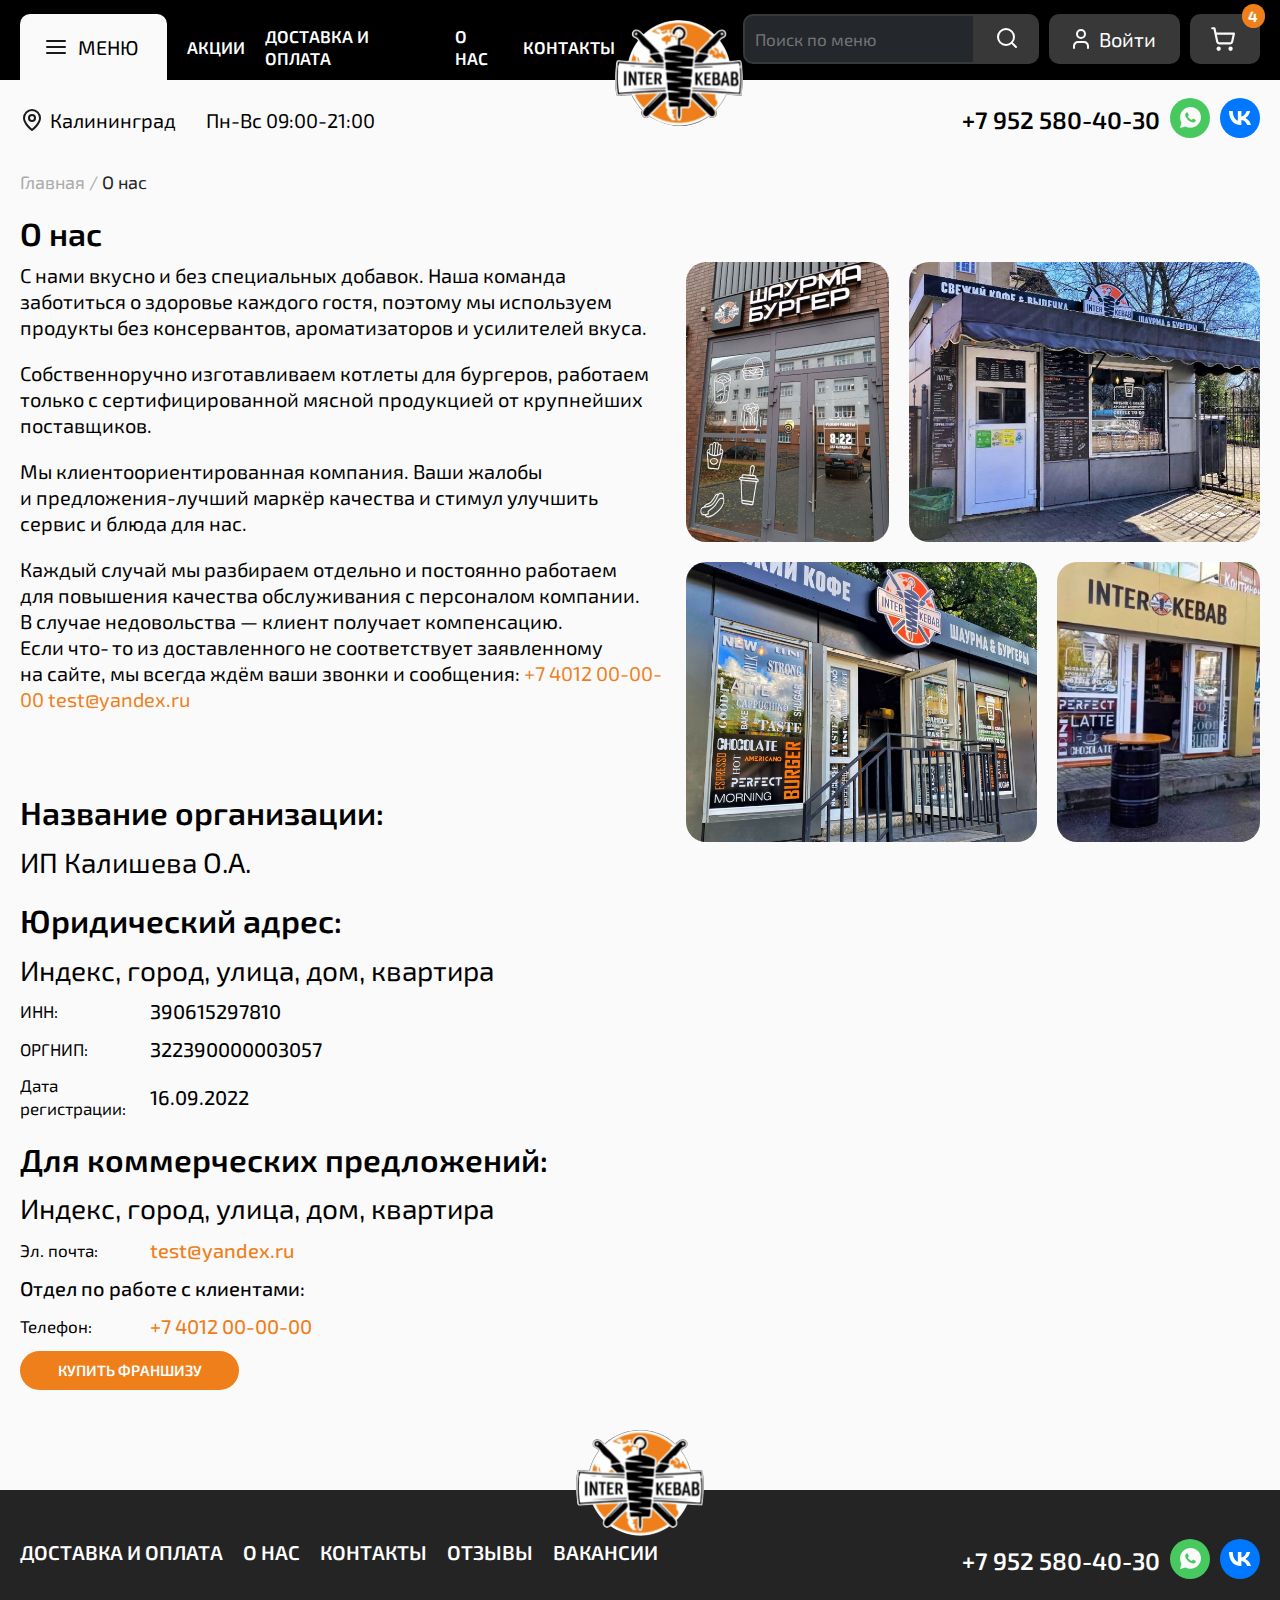
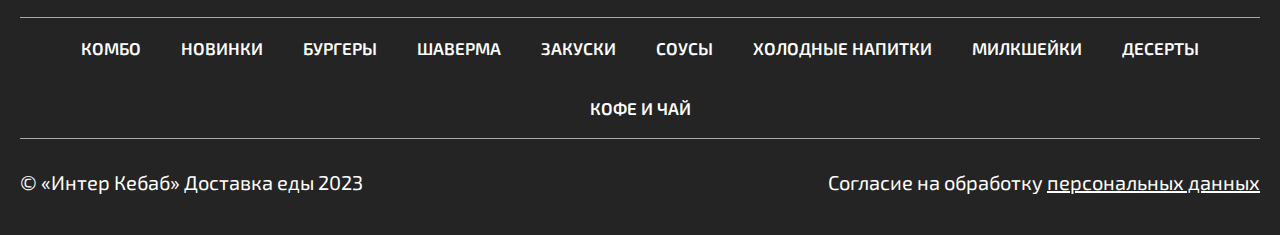
<file: about.html>
<!DOCTYPE html>
<html lang="en">
  <head>
    <meta charset="UTF-8" />
    <meta name="viewport" content="width=device-width, initial-scale=1.0" />

    <link rel="preconnect" href="https://fonts.googleapis.com" />
    <link rel="preconnect" href="https://fonts.gstatic.com" crossorigin />
    <link
      href="https://fonts.googleapis.com/css2?family=Exo+2:ital,wght@0,100;0,200;0,300;0,400;0,500;0,600;0,700;0,800;0,900;1,100;1,200;1,300;1,400;1,500;1,600;1,700;1,800;1,900&display=swap"
      rel="stylesheet"
    />

    <link
      rel="stylesheet"
      href="https://cdn.jsdelivr.net/npm/swiper@11/swiper-bundle.min.css"
    />
    <script src="https://cdnjs.cloudflare.com/ajax/libs/jquery/2.2.2/jquery.min.js"></script>

    <script src="https://cdn.jsdelivr.net/npm/swiper@11/swiper-bundle.min.js"></script>

    <link rel="stylesheet" href="css/main.css" />

    <title>О нас</title>
  </head>
  <body>
    <header class="header">
      <section class="modal-window" id="login_window">
        <div class="modal-window__background"></div>
        <div class="modal-window__content">
          <div class="modal-window__close" id="login_window__close">
            <svg
              xmlns="http://www.w3.org/2000/svg"
              width="40"
              height="40"
              viewBox="0 0 40 40"
              fill="none"
            >
              <path
                d="M11.75 11.7505L28.2492 28.2496"
                stroke="#AAAAAA"
                stroke-width="2"
                stroke-linecap="round"
                stroke-linejoin="round"
              />
              <path
                d="M11.75 28.2495L28.2492 11.7504"
                stroke="#AAAAAA"
                stroke-width="2"
                stroke-linecap="round"
                stroke-linejoin="round"
              />
            </svg>
          </div>
          <form action="" class="auth-form login">
            <h2>Добро пожаловать!</h2>

            <div class="c-input">
              <input type="email" class="c-input__field" />
              <div class="c-input__bar"></div>
              <label class="c-input__label">Е-Mail</label>
            </div>

            <div class="c-input">
              <input type="password" class="c-input__field" />
              <div class="c-input__bar"></div>
              <label class="c-input__label">Пароль</label>
            </div>

            <div class="auth-form__btns">
              <button type="submit" class="btn__login">Войти</button>
              <a class="btn__signup" id="link__signup">Регистрация</a>
              <a class="btn__forgot" id="link__recovery">Забыли пароль?</a>
            </div>
          </form>

          <form class="auth-form recovery">
            <h2>Восстановление пароля</h2>
            <div class="c-input">
              <input type="email" class="c-input__field" />
              <div class="c-input__bar"></div>
              <label class="c-input__label">Е-Mail</label>
            </div>
            <span>Мы отправим код доступа на вашу электронную почту</span>
            <div class="auth-form__btns login">
              <button class="btn__login" type="submit" id="btn__recovery">
                Восстановить пароль
              </button>
            </div>
          </form>

          <div class="recovery__success" id="recovery__success">
            <img src="img/check-circle.svg" alt="" />
            <span
              >Ваша ссылка для восстановления пароля отправлена на вашу
              почту</span
            >
          </div>

          <form class="auth-form signup">
            <h2>Регистрация</h2>
            <div class="c-input">
              <input type="name" class="c-input__field" />
              <div class="c-input__bar"></div>
              <label class="c-input__label">Представьтесь, пожалуйста</label>
            </div>
            <div class="c-input">
              <input type="email" class="c-input__field" />
              <div class="c-input__bar"></div>
              <label class="c-input__label">Е-Mail</label>
            </div>
            <div class="c-input">
              <input type="password" class="c-input__field" />
              <div class="c-input__bar"></div>
              <label class="c-input__label">Пароль</label>
            </div>

            <div class="auth-form__btns login">
              <button class="btn__login" id="btn__registration" type="submit">
                Регистрация
              </button>
            </div>
          </form>

          <div class="signup__success" id="signup__success">
            <img src="img/check-circle.svg" alt="" />
            <h3>Спасибо!</h3>
            <span>Вы успешно зарегистрированы </span>
            <a class="btn__login" id="back_to_login">Войти</a>
          </div>
        </div>
      </section>
      <section class="header__mobile" id="header_mobile">
        <ul class="header__mobile__links">
          <li class="header__mobile__close" id="header__mobile__close">
            <svg
              width="44"
              height="44"
              viewBox="0 0 44 44"
              fill="none"
              xmlns="http://www.w3.org/2000/svg"
            >
              <path
                fill-rule="evenodd"
                clip-rule="evenodd"
                d="M31.7313 12.2687C31.373 11.9104 30.7921 11.9104 30.4338 12.2687L22 20.7025L13.5662 12.2687C13.2079 11.9104 12.627 11.9104 12.2687 12.2687C11.9104 12.627 11.9104 13.2079 12.2687 13.5662L20.7025 22L12.2687 30.4338C11.9104 30.7921 11.9104 31.373 12.2687 31.7313C12.627 32.0896 13.2079 32.0896 13.5662 31.7313L22 23.2975L30.4338 31.7313C30.7921 32.0896 31.373 32.0896 31.7313 31.7313C32.0896 31.373 32.0896 30.7921 31.7313 30.4338L23.2975 22L31.7313 13.5662C32.0896 13.2079 32.0896 12.627 31.7313 12.2687Z"
                fill="black"
              ></path>
            </svg>
          </li>
          <li class="header__mobile__wrapper__link">
            <a href="https://i1kazma.github.io/Inter_Kebab/sales">Акции</a>
          </li>
          <li class="header__mobile__wrapper__link">
            <a href="https://i1kazma.github.io/Inter_Kebab/delivery"
              >Доставка и оплата</a
            >
          </li>
          <li class="header__mobile__wrapper__link">
            <a href="https://i1kazma.github.io/Inter_Kebab/about">О нас</a>
          </li>
          <li class="header__mobile__wrapper__link">
            <a href="https://i1kazma.github.io/Inter_Kebab/contacts"
              >Контакты</a
            >
          </li>
          <li class="header__mobile__social-links">
            <div class="whatsapp">
              <a href="#">
                <svg
                  xmlns="http://www.w3.org/2000/svg"
                  width="40"
                  height="40"
                  viewBox="0 0 40 40"
                  fill="none"
                >
                  <rect width="40" height="40" rx="20" fill="#48C95F" />
                  <path
                    d="M27.9268 12.0625C25.9512 10.0937 23.3171 9 20.5366 9C14.7561 9 10.0732 13.6667 10.0732 19.4271C10.0732 21.25 10.5854 23.0729 11.4634 24.6042L10 30L15.561 28.5417C17.0976 29.3438 18.7805 29.7812 20.5366 29.7812C26.3171 29.7812 31 25.1146 31 19.3542C30.9268 16.6563 29.9024 14.0312 27.9268 12.0625ZM25.5854 23.1458C25.3659 23.7292 24.3415 24.3125 23.8293 24.3854C23.3902 24.4583 22.8049 24.4583 22.2195 24.3125C21.8537 24.1667 21.3415 24.0208 20.7561 23.7292C18.122 22.6354 16.439 20.0104 16.2927 19.7917C16.1463 19.6458 15.1951 18.4062 15.1951 17.0937C15.1951 15.7812 15.8537 15.1979 16.0732 14.9062C16.2927 14.6146 16.5854 14.6146 16.8049 14.6146C16.9512 14.6146 17.1707 14.6146 17.3171 14.6146C17.4634 14.6146 17.6829 14.5417 17.9024 15.0521C18.122 15.5625 18.6341 16.875 18.7073 16.9479C18.7805 17.0938 18.7805 17.2396 18.7073 17.3854C18.6341 17.5312 18.561 17.6771 18.4146 17.8229C18.2683 17.9687 18.1219 18.1875 18.0488 18.2604C17.9024 18.4062 17.7561 18.5521 17.9024 18.7708C18.0488 19.0625 18.561 19.8646 19.3659 20.5937C20.3902 21.4687 21.1951 21.7604 21.4878 21.9063C21.7805 22.0521 21.9268 21.9792 22.0732 21.8333C22.2195 21.6875 22.7317 21.1042 22.878 20.8125C23.0244 20.5208 23.2439 20.5938 23.4634 20.6667C23.6829 20.7396 25 21.3958 25.2195 21.5417C25.5122 21.6875 25.6585 21.7604 25.7317 21.8333C25.8049 22.0521 25.8049 22.5625 25.5854 23.1458Z"
                    fill="#FAFAFA"
                  />
                </svg>
              </a>
            </div>
            <div class="vk">
              <a href="#">
                <svg
                  xmlns="http://www.w3.org/2000/svg"
                  width="40"
                  height="40"
                  viewBox="0 0 40 40"
                  fill="none"
                >
                  <rect width="40" height="40" rx="20" fill="#0077FF" />
                  <path
                    d="M20.9825 27C13.466 27 9.17864 21.7447 9 13H12.7651C12.8888 19.4184 15.6646 22.1371 17.8632 22.6977V13H21.4085V18.5355C23.5796 18.2973 25.8607 15.7748 26.6302 13H30.1755C29.8855 14.4391 29.3075 15.8017 28.4776 17.0025C27.6477 18.2033 26.5837 19.2166 25.3523 19.979C26.7269 20.6756 27.941 21.6615 28.9145 22.8717C29.888 24.082 30.5988 25.489 31 27H27.0974C26.7373 25.6876 26.0054 24.5128 24.9934 23.6228C23.9814 22.7328 22.7343 22.1673 21.4085 21.997V27H20.9825Z"
                    fill="white"
                  />
                </svg>
              </a>
            </div>
          </li>
        </ul>
      </section>
      <section class="header-top">
        <div class="max-width-wrapper">
          <div class="width-wrapper">
            <div class="header__top__layout">
              <ul class="header__layout__top__links">
                <li
                  class="header__layout__top__link hamburger"
                  id="header__mobile__hamburger"
                >
                  <a href="#">
                    <svg
                      xmlns="http://www.w3.org/2000/svg"
                      width="24"
                      height="24"
                      viewBox="0 0 24 24"
                      fill="none"
                    >
                      <path
                        d="M3 6H21"
                        stroke="white"
                        stroke-width="2"
                        stroke-linecap="round"
                        stroke-linejoin="round"
                      />
                      <path
                        d="M3 12H21"
                        stroke="white"
                        stroke-width="2"
                        stroke-linecap="round"
                        stroke-linejoin="round"
                      />
                      <path
                        d="M3 18H21"
                        stroke="white"
                        stroke-width="2"
                        stroke-linecap="round"
                        stroke-linejoin="round"
                      />
                    </svg>
                  </a>
                </li>
                <li class="header__layout__top__link menu">
                  <a
                    href="https://i1kazma.github.io/Inter_Kebab/catalog"
                    class="header__layout__top__link__wrapper"
                  >
                    <svg
                      class="menu__hamburger"
                      xmlns="http://www.w3.org/2000/svg"
                      width="24"
                      height="24"
                      viewBox="0 0 24 24"
                      fill="none"
                    >
                      <path
                        d="M3 6H21"
                        stroke="#1A1A1A"
                        stroke-width="2"
                        stroke-linecap="round"
                        stroke-linejoin="round"
                      />
                      <path
                        d="M3 12H21"
                        stroke="#1A1A1A"
                        stroke-width="2"
                        stroke-linecap="round"
                        stroke-linejoin="round"
                      />
                      <path
                        d="M3 18H21"
                        stroke="#1A1A1A"
                        stroke-width="2"
                        stroke-linecap="round"
                        stroke-linejoin="round"
                      />
                    </svg>
                    <span>Меню</span>
                  </a>
                </li>
                <li class="header__layout__top__link link">
                  <a
                    href="https://i1kazma.github.io/Inter_Kebab/sales"
                    class="header__layout__top__link__wrapper"
                    >Акции</a
                  >
                </li>
                <li class="header__layout__top__link link">
                  <a
                    href="https://i1kazma.github.io/Inter_Kebab/delivery"
                    class="header__layout__top__link__wrapper"
                    >Доставка и оплата</a
                  >
                </li>
                <li class="header__layout__top__link link">
                  <a
                    href="https://i1kazma.github.io/Inter_Kebab/about"
                    class="header__layout__top__link__wrapper"
                    >О нас</a
                  >
                </li>
                <li class="header__layout__top__link link">
                  <a
                    href="https://i1kazma.github.io/Inter_Kebab/contacts"
                    class="header__layout__top__link__wrapper"
                    >Контакты</a
                  >
                </li>
              </ul>
              <img class="header__logo" src="img/logo.svg" alt="" />
              <div class="header__layout__top__right">
                <form action="" class="header__layout__top__search">
                  <div class="header__layout__top__search__wrapper">
                    <input type="search" placeholder="Поиск по меню" />
                  </div>
                  <button type="submit">
                    <img src="img/search.svg" alt="" />
                  </button>
                </form>
                <div class="header__layout__top__auth" id="btn_auth">
                  <a class="header__layout__top__auth__btn" href="#">
                    <svg
                      xmlns="http://www.w3.org/2000/svg"
                      width="24"
                      height="24"
                      viewBox="0 0 24 24"
                      fill="none"
                    >
                      <path
                        d="M19 21V19C19 17.9391 18.5786 16.9217 17.8284 16.1716C17.0783 15.4214 16.0609 15 15 15H9C7.93913 15 6.92172 15.4214 6.17157 16.1716C5.42143 16.9217 5 17.9391 5 19V21"
                        stroke="#FAFAFA"
                        stroke-width="2"
                        stroke-linecap="round"
                        stroke-linejoin="round"
                      />
                      <path
                        d="M12 11C14.2091 11 16 9.20914 16 7C16 4.79086 14.2091 3 12 3C9.79086 3 8 4.79086 8 7C8 9.20914 9.79086 11 12 11Z"
                        stroke="#FAFAFA"
                        stroke-width="2"
                        stroke-linecap="round"
                        stroke-linejoin="round"
                      />
                    </svg>
                    <span>Войти</span>
                  </a>
                </div>

                <div class="header__layout__top__busket">
                  <a href="#" class="header__layout__top__busket__wrapper">
                    <img src="img/cart.svg" alt="" />
                  </a>
                  <div class="notification">4</div>

                  <div class="header__layout__top__busket__items">
                    <div class="header__layout__top__busket__items__wrapper">
                      <div class="header__layout__top__busket__items__content">
                        <h3>В корзине пусто.</h3>
                        <span>Добавьте блюдо из меню прямо сейчас</span>
                      </div>

                      <a href="/Inter_Kebab-main/catalog.html" class="btn__link"
                        >Перейти в меню</a
                      >
                    </div>
                  </div>
                </div>
              </div>
            </div>
          </div>
        </div>
      </section>
      <section class="header-bottom">
        <div class="max-width-wrapper">
          <div class="width-wrapper">
            <div class="header__bottom__layout">
              <div class="header__bottom__layout__left">
                <div class="header__bottom__layout__location">
                  <img src="img/map-pin.svg" alt="" class="location" />
                  <img class="location-logo" src="img/logo.svg" alt="" />
                  <span>Калининград</span>
                </div>
                <div class="header__bottom__layout__time">
                  <h3>Калининград</h3>
                  <span>Пн-Вс 09:00-21:00</span>
                </div>
                <div class="header__bottom__layout__location__more">
                  <ul class="header__bottom__layout__location__more__items">
                    <li class="header__bottom__layout__location__more__item">
                      <a href="">Тельмана 48в</a>
                    </li>
                    <li class="header__bottom__layout__location__more__item">
                      <a href="">Советский пр-т 159 (ТЦ Гранд)</a>
                    </li>
                    <li class="header__bottom__layout__location__more__item">
                      <a href="">Киевская 71а</a>
                    </li>
                    <li class="header__bottom__layout__location__more__item">
                      <a href="">Клиническая 77</a>
                    </li>
                  </ul>
                </div>
              </div>
              <div class="header__bottom__layout__right">
                <div class="header__bottom__layout__phone">
                  <a href="tel:+79525804030">+7 952 580-40-30</a>
                </div>
                <div class="whatsapp">
                  <a href="#">
                    <svg
                      xmlns="http://www.w3.org/2000/svg"
                      width="40"
                      height="40"
                      viewBox="0 0 40 40"
                      fill="none"
                    >
                      <rect width="40" height="40" rx="20" fill="#48C95F" />
                      <path
                        d="M27.9268 12.0625C25.9512 10.0937 23.3171 9 20.5366 9C14.7561 9 10.0732 13.6667 10.0732 19.4271C10.0732 21.25 10.5854 23.0729 11.4634 24.6042L10 30L15.561 28.5417C17.0976 29.3438 18.7805 29.7812 20.5366 29.7812C26.3171 29.7812 31 25.1146 31 19.3542C30.9268 16.6563 29.9024 14.0312 27.9268 12.0625ZM25.5854 23.1458C25.3659 23.7292 24.3415 24.3125 23.8293 24.3854C23.3902 24.4583 22.8049 24.4583 22.2195 24.3125C21.8537 24.1667 21.3415 24.0208 20.7561 23.7292C18.122 22.6354 16.439 20.0104 16.2927 19.7917C16.1463 19.6458 15.1951 18.4062 15.1951 17.0937C15.1951 15.7812 15.8537 15.1979 16.0732 14.9062C16.2927 14.6146 16.5854 14.6146 16.8049 14.6146C16.9512 14.6146 17.1707 14.6146 17.3171 14.6146C17.4634 14.6146 17.6829 14.5417 17.9024 15.0521C18.122 15.5625 18.6341 16.875 18.7073 16.9479C18.7805 17.0938 18.7805 17.2396 18.7073 17.3854C18.6341 17.5312 18.561 17.6771 18.4146 17.8229C18.2683 17.9687 18.1219 18.1875 18.0488 18.2604C17.9024 18.4062 17.7561 18.5521 17.9024 18.7708C18.0488 19.0625 18.561 19.8646 19.3659 20.5937C20.3902 21.4687 21.1951 21.7604 21.4878 21.9063C21.7805 22.0521 21.9268 21.9792 22.0732 21.8333C22.2195 21.6875 22.7317 21.1042 22.878 20.8125C23.0244 20.5208 23.2439 20.5938 23.4634 20.6667C23.6829 20.7396 25 21.3958 25.2195 21.5417C25.5122 21.6875 25.6585 21.7604 25.7317 21.8333C25.8049 22.0521 25.8049 22.5625 25.5854 23.1458Z"
                        fill="#FAFAFA"
                      />
                    </svg>
                  </a>
                </div>
                <div class="vk">
                  <a href="#">
                    <svg
                      xmlns="http://www.w3.org/2000/svg"
                      width="40"
                      height="40"
                      viewBox="0 0 40 40"
                      fill="none"
                    >
                      <rect width="40" height="40" rx="20" fill="#0077FF" />
                      <path
                        d="M20.9825 27C13.466 27 9.17864 21.7447 9 13H12.7651C12.8888 19.4184 15.6646 22.1371 17.8632 22.6977V13H21.4085V18.5355C23.5796 18.2973 25.8607 15.7748 26.6302 13H30.1755C29.8855 14.4391 29.3075 15.8017 28.4776 17.0025C27.6477 18.2033 26.5837 19.2166 25.3523 19.979C26.7269 20.6756 27.941 21.6615 28.9145 22.8717C29.888 24.082 30.5988 25.489 31 27H27.0974C26.7373 25.6876 26.0054 24.5128 24.9934 23.6228C23.9814 22.7328 22.7343 22.1673 21.4085 21.997V27H20.9825Z"
                        fill="white"
                      />
                    </svg>
                  </a>
                </div>
              </div>
            </div>
          </div>
        </div>
      </section>
    </header>

    <main class="main">
      <section class="page-header">
        <div class="max-width-wrapper">
          <div class="width-wrapper">
            <div class="page-header__layout">
              <div class="page-header__layout__breadcrumb">
                <a href="#" class="page-header__layout__breadcrumb__prev"
                  >Главная / </a
                ><a href="#" class="page-header__layout__breadcrumb__current"
                  >О нас</a
                >
              </div>
              <div class="page-header__layout__title">
                <h1>О нас</h1>
              </div>
            </div>
          </div>
        </div>
      </section>
      <section class="about">
        <div class="max-width-wrapper">
          <div class="width-wrapper">
            <div class="about__layout">
              <div class="about__layout__content">
                <div class="about__layout__content__text">
                  <span>
                    С нами вкусно и без специальных добавок. Наша команда
                    заботиться о здоровье каждого гостя, поэтому мы используем
                    продукты без консервантов, ароматизаторов и усилителей
                    вкуса.</span
                  ><span
                    >Собственноручно изготавливаем котлеты для бургеров,
                    работаем только с сертифицированной мясной продукцией
                    от крупнейших поставщиков.</span
                  >
                  <span>
                    Мы клиентоориентированная компания. Ваши жалобы
                    и предложения-лучший маркёр качества и стимул улучшить
                    сервис и блюда для нас.
                  </span>
                  <span>
                    Каждый случай мы разбираем отдельно и постоянно работаем
                    для повышения качества обслуживания с персоналом компании.
                    В случае недовольства — клиент получает компенсацию.
                    Если что‑то из доставленного не соответствует заявленному
                    на сайте, мы всегда ждём ваши звонки и сообщения:
                    <a href="tel:+7 4012 00-00-00">+7 4012 00-00-00</a>
                    <a href="mailto:test@yandex.ru">test@yandex.ru</a> 
                  </span>
                </div>
                <div class="gallery-swiper-wrapper">
                  <div class="gallery-swiper">
                    <div class="swiper-wrapper">
                      <div class="swiper-slide">
                        <div class="shop">
                          <img src="img/shop-4.png" alt="" />
                        </div>
                      </div>
                      <div class="swiper-slide">
                        <div class="shop">
                          <img src="img/shop-1.png" alt="" />
                        </div>
                      </div>
                      <div class="swiper-slide">
                        <div class="shop">
                          <img src="img/shop-2.png" alt="" />
                        </div>
                      </div>
                      <div class="swiper-slide">
                        <div class="shop">
                          <img src="img/shop-3.png" alt="" />
                        </div>
                      </div>
                      <div class="swiper-slide">
                        <div class="shop">
                          <img src="img/shop-4.png" alt="" />
                        </div>
                      </div>
                      <div class="swiper-slide">
                        <div class="shop">
                          <img src="img/shop-1.png" alt="" />
                        </div>
                      </div>
                      <div class="swiper-slide">
                        <div class="shop">
                          <img src="img/shop-2.png" alt="" />
                        </div>
                      </div>
                      <div class="swiper-slide">
                        <div class="shop">
                          <img src="img/shop-3.png" alt="" />
                        </div>
                      </div>
                    </div>
                  </div>
                </div>
                <div class="about__layout__content__info">
                  <div class="about__layout__content__info__item">
                    <h2>Название организации:</h2>
                    <span>ИП Калишева О.А.</span>
                  </div>
                  <div class="about__layout__content__info__item">
                    <h2>Юридический адрес:</h2>
                    <span>Индекс, город, улица, дом, квартира</span>
                    <div class="requisites">
                      <div>
                        <h3>ИНН:</h3>
                        <span>390615297810</span>
                      </div>
                      <div>
                        <h3>ОРГНИП:</h3>
                        <span>322390000003057</span>
                      </div>
                      <div>
                        <h3>Дата регистрации:</h3>
                        <span>16.09.2022</span>
                      </div>
                    </div>
                  </div>
                  <div class="about__layout__content__info__item">
                    <h2>Для коммерческих предложений:</h2>
                    <span>Индекс, город, улица, дом, квартира</span>
                    <div class="requisites">
                      <div>
                        <h3>Эл. почта:</h3>
                        <span
                          ><a href="mailto:test@yandex.ru">test@yandex.ru</a>
                        </span>
                      </div>
                      <h4>Отдел по работе с клиентами:</h4>
                      <div>
                        <h3>Телефон:</h3>
                        <span
                          ><a href="tel:+74012000000">+7 4012 00-00-00</a></span
                        >
                      </div>
                      <a class="buy-button" href="#">Купить франшизу</a>
                    </div>
                  </div>
                </div>
              </div>
              <div class="about__layout__gallery">
                <div class="shop-1">
                  <img src="img/shop-4.png" alt="" />
                </div>
                <div class="shop-2">
                  <img src="img/shop-1.png" alt="" />
                </div>
                <div class="shop-3">
                  <img src="img/shop-2.png" alt="" />
                </div>
                <div class="shop-4">
                  <img src="img/shop-3.png" alt="" />
                </div>
              </div>
            </div>
          </div>
        </div>
      </section>
    </main>

    <footer class="footer">
      <div class="max-width-wrapper">
        <div class="modal-window" id="vacancies__window">
          <div class="modal-window__background"></div>
          <div class="modal-window__content">
            <div class="modal-window__close" id="vacancies_window__close">
              <svg
                xmlns="http://www.w3.org/2000/svg"
                width="40"
                height="40"
                viewBox="0 0 40 40"
                fill="none"
              >
                <path
                  d="M11.75 11.7505L28.2492 28.2496"
                  stroke="#AAAAAA"
                  stroke-width="2"
                  stroke-linecap="round"
                  stroke-linejoin="round"
                />
                <path
                  d="M11.75 28.2495L28.2492 11.7504"
                  stroke="#AAAAAA"
                  stroke-width="2"
                  stroke-linecap="round"
                  stroke-linejoin="round"
                />
              </svg>
            </div>
            <h2>Приглашаем на работу</h2>
            <span
              >Ждём от вас резюме на почту
              <a href="mailto: inter.kebab@bk.ru">inter.kebab@bk.ru</a></span
            >
            <div class="modal-window__content__text">
              <div class="vacancy">
                <h3>Бариста</h3>
                <span>Обязанности</span>
                <ul>
                  <li>Общаться с гостями, принимать заказы, работа с кассой</li>
                  <li>Готовить вкусные напитки</li>
                  <li>Поддерживать порядок и чистоту</li>
                  <li>Помогать повару</li>
                </ul>
              </div>
              <div class="vacancy">
                <h3>Повар</h3>
                <span>Обязанности</span>
                <ul>
                  <li>Общаться с гостями, принимать заказы, работа с кассой</li>
                  <li>Готовить вкуснейшие шаверму и бургеры</li>
                  <li>Поддерживать порядок и чистоту на кухне</li>
                  <li>Умение готовить напитки приветствуется</li>
                </ul>
              </div>
            </div>
          </div>
        </div>
        <div class="width-wrapper">
          <div class="footer__layout">
            <img src="img/logo.svg" class="footer__layout__logo" alt="" />
            <div class="footer__layout__info">
              <ul>
                <li>
                  <a href="https://i1kazma.github.io/Inter_Kebab/delivery"
                    >Доставка и оплата</a
                  >
                </li>
                <li>
                  <a href="https://i1kazma.github.io/Inter_Kebab/about"
                    >О нас</a
                  >
                </li>
                <li>
                  <a href="https://i1kazma.github.io/Inter_Kebab/contacts"
                    >Контакты</a
                  >
                </li>
                <li>
                  <a href="https://i1kazma.github.io/Inter_Kebab/">Отзывы</a>
                </li>
                <li id="vacancies">
                  <a href="#vacancies" id="vacancies__modal">Вакансии</a>
                </li>
              </ul>
              <div class="footer__layout__social">
                <div class="footer__layout__right__phone">
                  <a href="tel:+79525804030">+7 952 580-40-30</a>
                </div>
                <div class="social-links">
                  <div class="whatsapp">
                    <a href="#">
                      <svg
                        xmlns="http://www.w3.org/2000/svg"
                        width="40"
                        height="40"
                        viewBox="0 0 40 40"
                        fill="none"
                      >
                        <rect width="40" height="40" rx="20" fill="#48C95F" />
                        <path
                          d="M27.9268 12.0625C25.9512 10.0937 23.3171 9 20.5366 9C14.7561 9 10.0732 13.6667 10.0732 19.4271C10.0732 21.25 10.5854 23.0729 11.4634 24.6042L10 30L15.561 28.5417C17.0976 29.3438 18.7805 29.7812 20.5366 29.7812C26.3171 29.7812 31 25.1146 31 19.3542C30.9268 16.6563 29.9024 14.0312 27.9268 12.0625ZM25.5854 23.1458C25.3659 23.7292 24.3415 24.3125 23.8293 24.3854C23.3902 24.4583 22.8049 24.4583 22.2195 24.3125C21.8537 24.1667 21.3415 24.0208 20.7561 23.7292C18.122 22.6354 16.439 20.0104 16.2927 19.7917C16.1463 19.6458 15.1951 18.4062 15.1951 17.0937C15.1951 15.7812 15.8537 15.1979 16.0732 14.9062C16.2927 14.6146 16.5854 14.6146 16.8049 14.6146C16.9512 14.6146 17.1707 14.6146 17.3171 14.6146C17.4634 14.6146 17.6829 14.5417 17.9024 15.0521C18.122 15.5625 18.6341 16.875 18.7073 16.9479C18.7805 17.0938 18.7805 17.2396 18.7073 17.3854C18.6341 17.5312 18.561 17.6771 18.4146 17.8229C18.2683 17.9687 18.1219 18.1875 18.0488 18.2604C17.9024 18.4062 17.7561 18.5521 17.9024 18.7708C18.0488 19.0625 18.561 19.8646 19.3659 20.5937C20.3902 21.4687 21.1951 21.7604 21.4878 21.9063C21.7805 22.0521 21.9268 21.9792 22.0732 21.8333C22.2195 21.6875 22.7317 21.1042 22.878 20.8125C23.0244 20.5208 23.2439 20.5938 23.4634 20.6667C23.6829 20.7396 25 21.3958 25.2195 21.5417C25.5122 21.6875 25.6585 21.7604 25.7317 21.8333C25.8049 22.0521 25.8049 22.5625 25.5854 23.1458Z"
                          fill="#FAFAFA"
                        />
                      </svg>
                    </a>
                  </div>
                  <div class="vk">
                    <a href="#">
                      <svg
                        xmlns="http://www.w3.org/2000/svg"
                        width="40"
                        height="40"
                        viewBox="0 0 40 40"
                        fill="none"
                      >
                        <rect width="40" height="40" rx="20" fill="#0077FF" />
                        <path
                          d="M20.9825 27C13.466 27 9.17864 21.7447 9 13H12.7651C12.8888 19.4184 15.6646 22.1371 17.8632 22.6977V13H21.4085V18.5355C23.5796 18.2973 25.8607 15.7748 26.6302 13H30.1755C29.8855 14.4391 29.3075 15.8017 28.4776 17.0025C27.6477 18.2033 26.5837 19.2166 25.3523 19.979C26.7269 20.6756 27.941 21.6615 28.9145 22.8717C29.888 24.082 30.5988 25.489 31 27H27.0974C26.7373 25.6876 26.0054 24.5128 24.9934 23.6228C23.9814 22.7328 22.7343 22.1673 21.4085 21.997V27H20.9825Z"
                          fill="white"
                        />
                      </svg>
                    </a>
                  </div>
                </div>
              </div>
            </div>
            <div class="footer__layout__menu">
              <ul>
                <li><a href="#">Комбо</a></li>
                <li><a href="#">Новинки</a></li>
                <li><a href="#">Бургеры</a></li>
                <li><a href="#">Шаверма</a></li>
                <li><a href="#">Закуски</a></li>
                <li><a href="#">Соусы</a></li>
                <li><a href="#">Холодные напитки</a></li>
                <li><a href="#">Милкшейки</a></li>
                <li><a href="#">Десерты</a></li>
                <li><a href="#">Кофе и чай</a></li>
              </ul>
            </div>
            <div class="footer__layout__copyright">
              <span>© «Интер Кебаб» Доставка еды 2023</span>
              <span
                >Согласие на обработку <a href="#">персональных данных</a></span
              >
            </div>
          </div>
        </div>
      </div>
    </footer>

    <script>
      const gallery_swiper = new Swiper(".gallery-swiper", {
        direction: "horizontal",
        loop: true,

        spaceBetween: 10,

        autoplay: {
          delay: 10000,
          disableOnInteraction: false,
        },

        breakpoints: {
          320: {
            slidesPerView: 4,
          },
        },
      });
    </script>
    <script src="js/script.js"></script>
  </body>
</html>
</file>
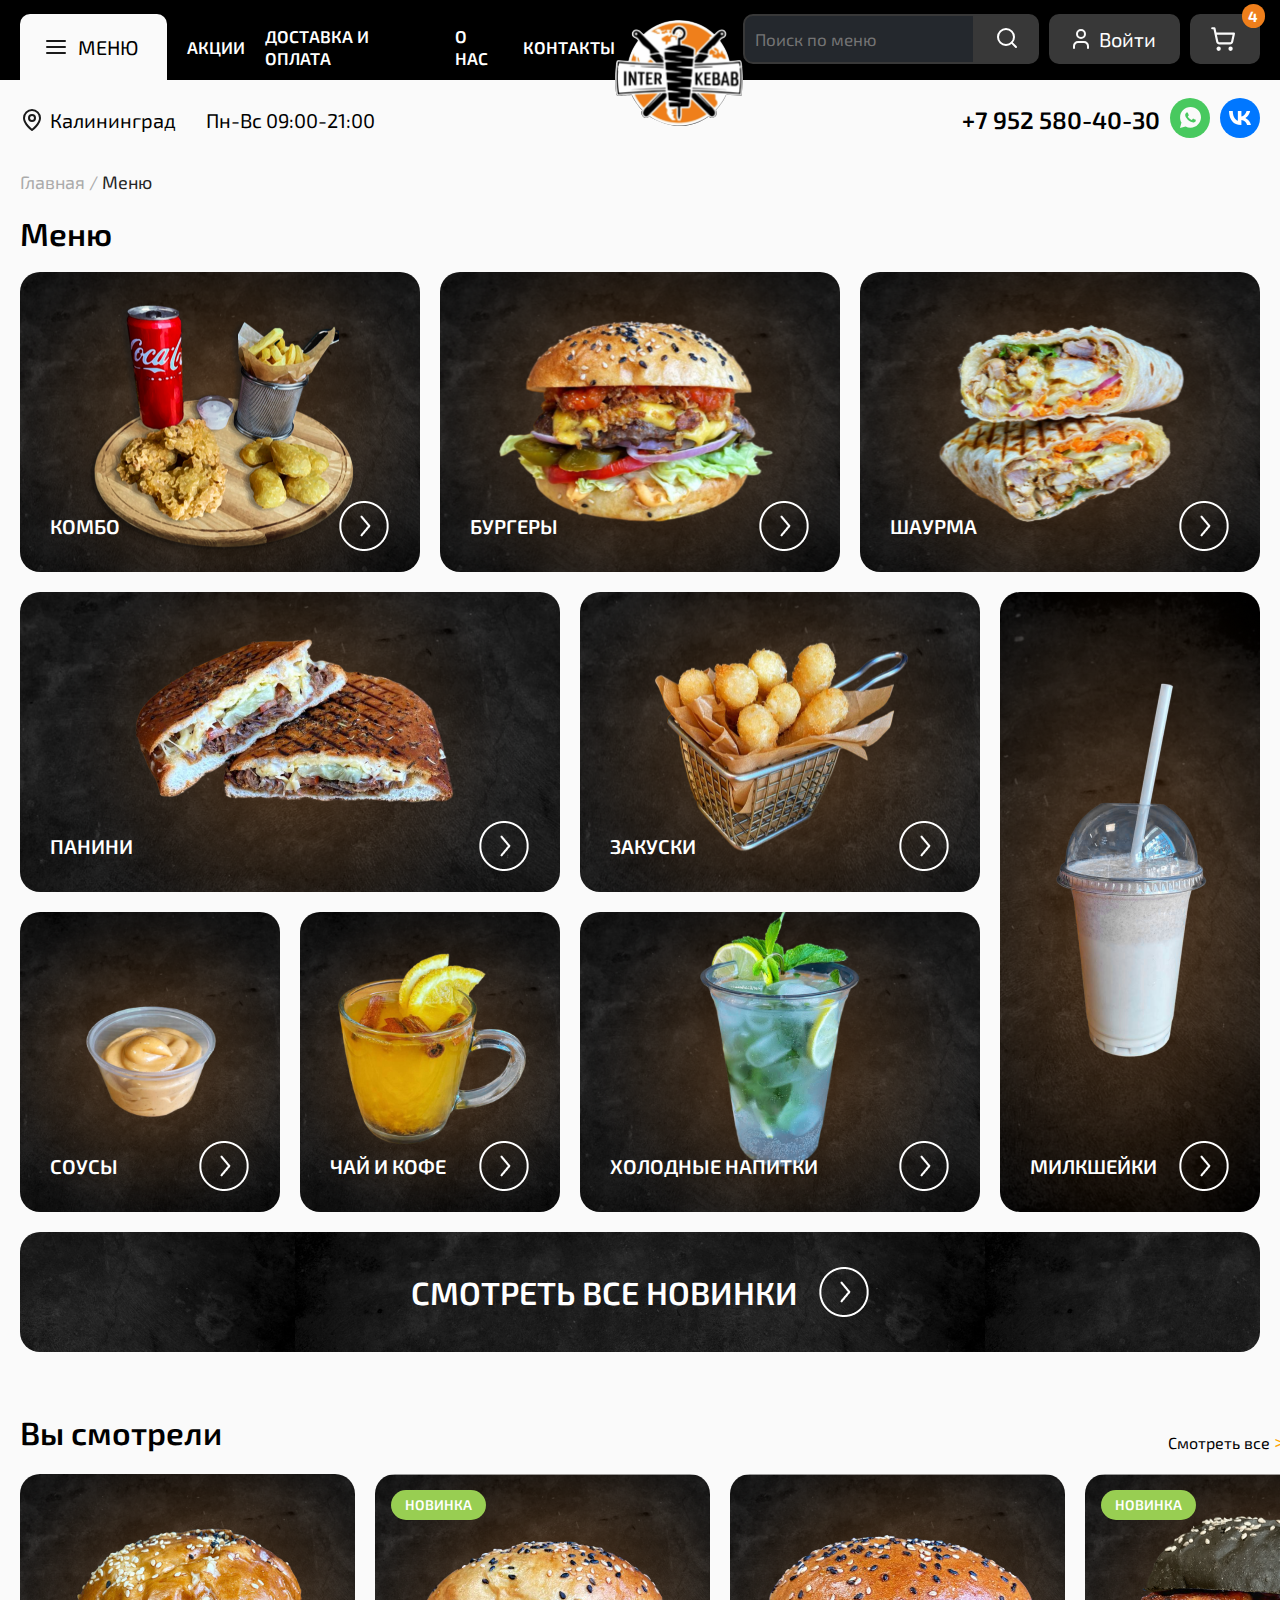
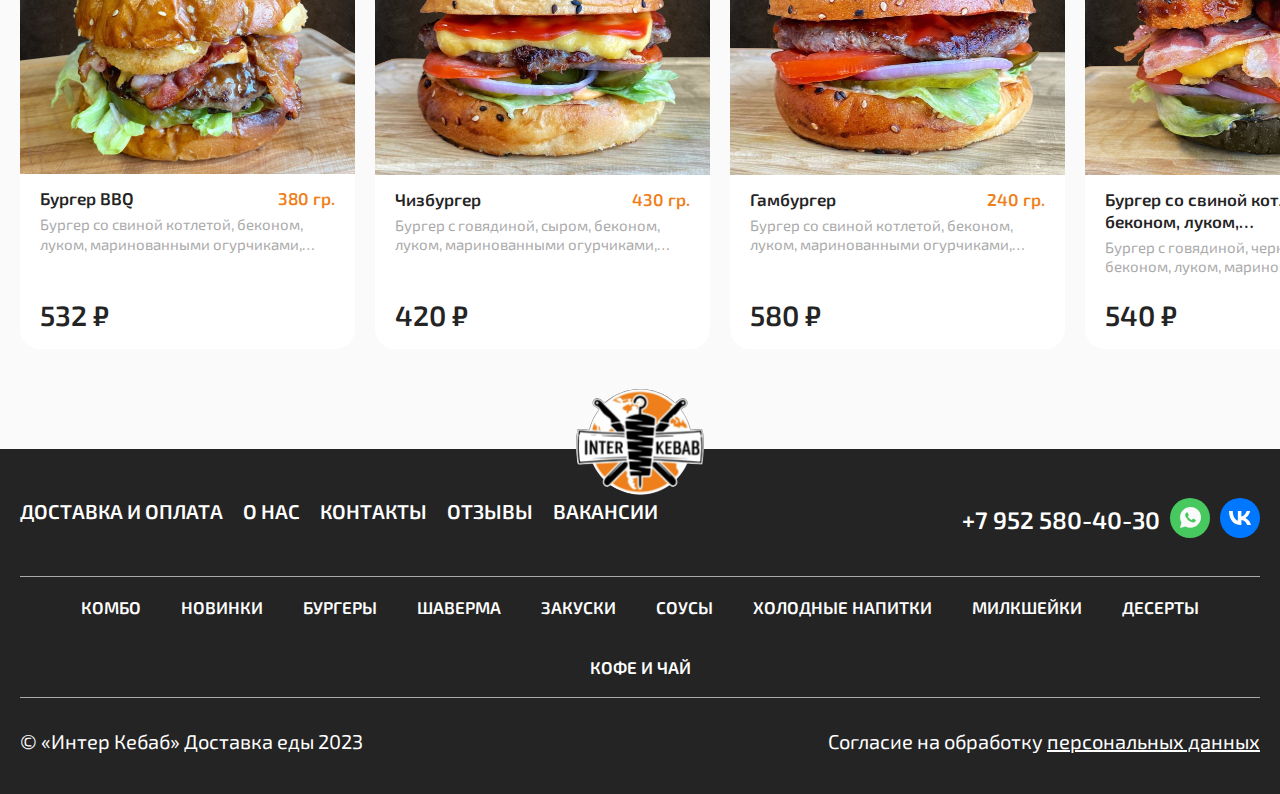
<file: catalog.html>
<!DOCTYPE html>
<html lang="en">
  <head>
    <meta charset="UTF-8" />
    <meta name="viewport" content="width=device-width, initial-scale=1.0" />

    <link rel="preconnect" href="https://fonts.googleapis.com" />
    <link rel="preconnect" href="https://fonts.gstatic.com" crossorigin />
    <link
      href="https://fonts.googleapis.com/css2?family=Exo+2:ital,wght@0,100;0,200;0,300;0,400;0,500;0,600;0,700;0,800;0,900;1,100;1,200;1,300;1,400;1,500;1,600;1,700;1,800;1,900&display=swap"
      rel="stylesheet"
    />

    <link
      rel="stylesheet"
      href="https://cdn.jsdelivr.net/npm/swiper@11/swiper-bundle.min.css"
    />
    <script src="https://cdnjs.cloudflare.com/ajax/libs/jquery/2.2.2/jquery.min.js"></script>

    <script src="https://cdn.jsdelivr.net/npm/swiper@11/swiper-bundle.min.js"></script>

    <link rel="stylesheet" href="css/main.css" />

    <title>Меню</title>
  </head>
  <body>
    <header class="header">
      <section class="modal-window" id="login_window">
        <div class="modal-window__background"></div>
        <div class="modal-window__content">
          <div class="modal-window__close" id="login_window__close">
            <svg
              xmlns="http://www.w3.org/2000/svg"
              width="40"
              height="40"
              viewBox="0 0 40 40"
              fill="none"
            >
              <path
                d="M11.75 11.7505L28.2492 28.2496"
                stroke="#AAAAAA"
                stroke-width="2"
                stroke-linecap="round"
                stroke-linejoin="round"
              />
              <path
                d="M11.75 28.2495L28.2492 11.7504"
                stroke="#AAAAAA"
                stroke-width="2"
                stroke-linecap="round"
                stroke-linejoin="round"
              />
            </svg>
          </div>
          <form action="" class="auth-form login">
            <h2>Добро пожаловать!</h2>

            <div class="c-input">
              <input type="email" class="c-input__field" />
              <div class="c-input__bar"></div>
              <label class="c-input__label">Е-Mail</label>
            </div>

            <div class="c-input">
              <input type="password" class="c-input__field" />
              <div class="c-input__bar"></div>
              <label class="c-input__label">Пароль</label>
            </div>

            <div class="auth-form__btns">
              <button type="submit" class="btn__login">Войти</button>
              <a class="btn__signup" id="link__signup">Регистрация</a>
              <a class="btn__forgot" id="link__recovery">Забыли пароль?</a>
            </div>
          </form>

          <form class="auth-form recovery">
            <h2>Восстановление пароля</h2>
            <div class="c-input">
              <input type="email" class="c-input__field" />
              <div class="c-input__bar"></div>
              <label class="c-input__label">Е-Mail</label>
            </div>
            <span>Мы отправим код доступа на вашу электронную почту</span>
            <div class="auth-form__btns login">
              <button class="btn__login" type="submit" id="btn__recovery">
                Восстановить пароль
              </button>
            </div>
          </form>

          <div class="recovery__success" id="recovery__success">
            <img src="img/check-circle.svg" alt="" />
            <span
              >Ваша ссылка для восстановления пароля отправлена на вашу
              почту</span
            >
          </div>

          <form class="auth-form signup">
            <h2>Регистрация</h2>
            <div class="c-input">
              <input type="name" class="c-input__field" />
              <div class="c-input__bar"></div>
              <label class="c-input__label">Представьтесь, пожалуйста</label>
            </div>
            <div class="c-input">
              <input type="email" class="c-input__field" />
              <div class="c-input__bar"></div>
              <label class="c-input__label">Е-Mail</label>
            </div>
            <div class="c-input">
              <input type="password" class="c-input__field" />
              <div class="c-input__bar"></div>
              <label class="c-input__label">Пароль</label>
            </div>

            <div class="auth-form__btns login">
              <button class="btn__login" id="btn__registration" type="submit">
                Регистрация
              </button>
            </div>
          </form>

          <div class="signup__success" id="signup__success">
            <img src="img/check-circle.svg" alt="" />
            <h3>Спасибо!</h3>
            <span>Вы успешно зарегистрированы </span>
            <a class="btn__login" id="back_to_login">Войти</a>
          </div>
        </div>
      </section>
      <section class="header__mobile" id="header_mobile">
        <ul class="header__mobile__links">
          <li class="header__mobile__close" id="header__mobile__close">
            <svg
              width="44"
              height="44"
              viewBox="0 0 44 44"
              fill="none"
              xmlns="http://www.w3.org/2000/svg"
            >
              <path
                fill-rule="evenodd"
                clip-rule="evenodd"
                d="M31.7313 12.2687C31.373 11.9104 30.7921 11.9104 30.4338 12.2687L22 20.7025L13.5662 12.2687C13.2079 11.9104 12.627 11.9104 12.2687 12.2687C11.9104 12.627 11.9104 13.2079 12.2687 13.5662L20.7025 22L12.2687 30.4338C11.9104 30.7921 11.9104 31.373 12.2687 31.7313C12.627 32.0896 13.2079 32.0896 13.5662 31.7313L22 23.2975L30.4338 31.7313C30.7921 32.0896 31.373 32.0896 31.7313 31.7313C32.0896 31.373 32.0896 30.7921 31.7313 30.4338L23.2975 22L31.7313 13.5662C32.0896 13.2079 32.0896 12.627 31.7313 12.2687Z"
                fill="black"
              ></path>
            </svg>
          </li>
          <li class="header__mobile__wrapper__link">
            <a href="https://i1kazma.github.io/Inter_Kebab/sales">Акции</a>
          </li>
          <li class="header__mobile__wrapper__link">
            <a href="https://i1kazma.github.io/Inter_Kebab/delivery"
              >Доставка и оплата</a
            >
          </li>
          <li class="header__mobile__wrapper__link">
            <a href="https://i1kazma.github.io/Inter_Kebab/about">О нас</a>
          </li>
          <li class="header__mobile__wrapper__link">
            <a href="https://i1kazma.github.io/Inter_Kebab/contacts"
              >Контакты</a
            >
          </li>
          <li class="header__mobile__social-links">
            <div class="whatsapp">
              <a href="#">
                <svg
                  xmlns="http://www.w3.org/2000/svg"
                  width="40"
                  height="40"
                  viewBox="0 0 40 40"
                  fill="none"
                >
                  <rect width="40" height="40" rx="20" fill="#48C95F" />
                  <path
                    d="M27.9268 12.0625C25.9512 10.0937 23.3171 9 20.5366 9C14.7561 9 10.0732 13.6667 10.0732 19.4271C10.0732 21.25 10.5854 23.0729 11.4634 24.6042L10 30L15.561 28.5417C17.0976 29.3438 18.7805 29.7812 20.5366 29.7812C26.3171 29.7812 31 25.1146 31 19.3542C30.9268 16.6563 29.9024 14.0312 27.9268 12.0625ZM25.5854 23.1458C25.3659 23.7292 24.3415 24.3125 23.8293 24.3854C23.3902 24.4583 22.8049 24.4583 22.2195 24.3125C21.8537 24.1667 21.3415 24.0208 20.7561 23.7292C18.122 22.6354 16.439 20.0104 16.2927 19.7917C16.1463 19.6458 15.1951 18.4062 15.1951 17.0937C15.1951 15.7812 15.8537 15.1979 16.0732 14.9062C16.2927 14.6146 16.5854 14.6146 16.8049 14.6146C16.9512 14.6146 17.1707 14.6146 17.3171 14.6146C17.4634 14.6146 17.6829 14.5417 17.9024 15.0521C18.122 15.5625 18.6341 16.875 18.7073 16.9479C18.7805 17.0938 18.7805 17.2396 18.7073 17.3854C18.6341 17.5312 18.561 17.6771 18.4146 17.8229C18.2683 17.9687 18.1219 18.1875 18.0488 18.2604C17.9024 18.4062 17.7561 18.5521 17.9024 18.7708C18.0488 19.0625 18.561 19.8646 19.3659 20.5937C20.3902 21.4687 21.1951 21.7604 21.4878 21.9063C21.7805 22.0521 21.9268 21.9792 22.0732 21.8333C22.2195 21.6875 22.7317 21.1042 22.878 20.8125C23.0244 20.5208 23.2439 20.5938 23.4634 20.6667C23.6829 20.7396 25 21.3958 25.2195 21.5417C25.5122 21.6875 25.6585 21.7604 25.7317 21.8333C25.8049 22.0521 25.8049 22.5625 25.5854 23.1458Z"
                    fill="#FAFAFA"
                  />
                </svg>
              </a>
            </div>
            <div class="vk">
              <a href="#">
                <svg
                  xmlns="http://www.w3.org/2000/svg"
                  width="40"
                  height="40"
                  viewBox="0 0 40 40"
                  fill="none"
                >
                  <rect width="40" height="40" rx="20" fill="#0077FF" />
                  <path
                    d="M20.9825 27C13.466 27 9.17864 21.7447 9 13H12.7651C12.8888 19.4184 15.6646 22.1371 17.8632 22.6977V13H21.4085V18.5355C23.5796 18.2973 25.8607 15.7748 26.6302 13H30.1755C29.8855 14.4391 29.3075 15.8017 28.4776 17.0025C27.6477 18.2033 26.5837 19.2166 25.3523 19.979C26.7269 20.6756 27.941 21.6615 28.9145 22.8717C29.888 24.082 30.5988 25.489 31 27H27.0974C26.7373 25.6876 26.0054 24.5128 24.9934 23.6228C23.9814 22.7328 22.7343 22.1673 21.4085 21.997V27H20.9825Z"
                    fill="white"
                  />
                </svg>
              </a>
            </div>
          </li>
        </ul>
      </section>
      <section class="header-top">
        <div class="max-width-wrapper">
          <div class="width-wrapper">
            <div class="header__top__layout">
              <ul class="header__layout__top__links">
                <li
                  class="header__layout__top__link hamburger"
                  id="header__mobile__hamburger"
                >
                  <a href="#">
                    <svg
                      xmlns="http://www.w3.org/2000/svg"
                      width="24"
                      height="24"
                      viewBox="0 0 24 24"
                      fill="none"
                    >
                      <path
                        d="M3 6H21"
                        stroke="white"
                        stroke-width="2"
                        stroke-linecap="round"
                        stroke-linejoin="round"
                      />
                      <path
                        d="M3 12H21"
                        stroke="white"
                        stroke-width="2"
                        stroke-linecap="round"
                        stroke-linejoin="round"
                      />
                      <path
                        d="M3 18H21"
                        stroke="white"
                        stroke-width="2"
                        stroke-linecap="round"
                        stroke-linejoin="round"
                      />
                    </svg>
                  </a>
                </li>
                <li class="header__layout__top__link menu">
                  <a
                    href="https://i1kazma.github.io/Inter_Kebab/catalog"
                    class="header__layout__top__link__wrapper"
                  >
                    <svg
                      class="menu__hamburger"
                      xmlns="http://www.w3.org/2000/svg"
                      width="24"
                      height="24"
                      viewBox="0 0 24 24"
                      fill="none"
                    >
                      <path
                        d="M3 6H21"
                        stroke="#1A1A1A"
                        stroke-width="2"
                        stroke-linecap="round"
                        stroke-linejoin="round"
                      />
                      <path
                        d="M3 12H21"
                        stroke="#1A1A1A"
                        stroke-width="2"
                        stroke-linecap="round"
                        stroke-linejoin="round"
                      />
                      <path
                        d="M3 18H21"
                        stroke="#1A1A1A"
                        stroke-width="2"
                        stroke-linecap="round"
                        stroke-linejoin="round"
                      />
                    </svg>
                    <span>Меню</span>
                  </a>
                </li>
                <li class="header__layout__top__link link">
                  <a
                    href="https://i1kazma.github.io/Inter_Kebab/sales"
                    class="header__layout__top__link__wrapper"
                    >Акции</a
                  >
                </li>
                <li class="header__layout__top__link link">
                  <a
                    href="https://i1kazma.github.io/Inter_Kebab/delivery"
                    class="header__layout__top__link__wrapper"
                    >Доставка и оплата</a
                  >
                </li>
                <li class="header__layout__top__link link">
                  <a
                    href="https://i1kazma.github.io/Inter_Kebab/about"
                    class="header__layout__top__link__wrapper"
                    >О нас</a
                  >
                </li>
                <li class="header__layout__top__link link">
                  <a
                    href="https://i1kazma.github.io/Inter_Kebab/contacts"
                    class="header__layout__top__link__wrapper"
                    >Контакты</a
                  >
                </li>
              </ul>
              <img class="header__logo" src="img/logo.svg" alt="" />
              <div class="header__layout__top__right">
                <form action="" class="header__layout__top__search">
                  <div class="header__layout__top__search__wrapper">
                    <input type="search" placeholder="Поиск по меню" />
                  </div>
                  <button type="submit">
                    <img src="img/search.svg" alt="" />
                  </button>
                </form>
                <div class="header__layout__top__auth" id="btn_auth">
                  <a class="header__layout__top__auth__btn" href="#">
                    <svg
                      xmlns="http://www.w3.org/2000/svg"
                      width="24"
                      height="24"
                      viewBox="0 0 24 24"
                      fill="none"
                    >
                      <path
                        d="M19 21V19C19 17.9391 18.5786 16.9217 17.8284 16.1716C17.0783 15.4214 16.0609 15 15 15H9C7.93913 15 6.92172 15.4214 6.17157 16.1716C5.42143 16.9217 5 17.9391 5 19V21"
                        stroke="#FAFAFA"
                        stroke-width="2"
                        stroke-linecap="round"
                        stroke-linejoin="round"
                      />
                      <path
                        d="M12 11C14.2091 11 16 9.20914 16 7C16 4.79086 14.2091 3 12 3C9.79086 3 8 4.79086 8 7C8 9.20914 9.79086 11 12 11Z"
                        stroke="#FAFAFA"
                        stroke-width="2"
                        stroke-linecap="round"
                        stroke-linejoin="round"
                      />
                    </svg>
                    <span>Войти</span>
                  </a>
                </div>

                <div class="header__layout__top__busket">
                  <a href="#" class="header__layout__top__busket__wrapper">
                    <img src="img/cart.svg" alt="" />
                  </a>
                  <div class="notification">4</div>

                  <div class="header__layout__top__busket__items">
                    <div class="header__layout__top__busket__items__wrapper">
                      <div class="header__layout__top__busket__items__content">
                        <h3>В корзине пусто.</h3>
                        <span>Добавьте блюдо из меню прямо сейчас</span>
                      </div>

                      <a href="/Inter_Kebab-main/catalog.html" class="btn__link"
                        >Перейти в меню</a
                      >
                    </div>
                  </div>
                </div>
              </div>
            </div>
          </div>
        </div>
      </section>
      <section class="header-bottom">
        <div class="max-width-wrapper">
          <div class="width-wrapper">
            <div class="header__bottom__layout">
              <div class="header__bottom__layout__left">
                <div class="header__bottom__layout__location">
                  <img src="img/map-pin.svg" alt="" class="location" />
                  <img class="location-logo" src="img/logo.svg" alt="" />
                  <span>Калининград</span>
                </div>
                <div class="header__bottom__layout__time">
                  <h3>Калининград</h3>
                  <span>Пн-Вс 09:00-21:00</span>
                </div>
                <div class="header__bottom__layout__location__more">
                  <ul class="header__bottom__layout__location__more__items">
                    <li class="header__bottom__layout__location__more__item">
                      <a href="">Тельмана 48в</a>
                    </li>
                    <li class="header__bottom__layout__location__more__item">
                      <a href="">Советский пр-т 159 (ТЦ Гранд)</a>
                    </li>
                    <li class="header__bottom__layout__location__more__item">
                      <a href="">Киевская 71а</a>
                    </li>
                    <li class="header__bottom__layout__location__more__item">
                      <a href="">Клиническая 77</a>
                    </li>
                  </ul>
                </div>
              </div>
              <div class="header__bottom__layout__right">
                <div class="header__bottom__layout__phone">
                  <a href="tel:+79525804030">+7 952 580-40-30</a>
                </div>
                <div class="whatsapp">
                  <a href="#">
                    <svg
                      xmlns="http://www.w3.org/2000/svg"
                      width="40"
                      height="40"
                      viewBox="0 0 40 40"
                      fill="none"
                    >
                      <rect width="40" height="40" rx="20" fill="#48C95F" />
                      <path
                        d="M27.9268 12.0625C25.9512 10.0937 23.3171 9 20.5366 9C14.7561 9 10.0732 13.6667 10.0732 19.4271C10.0732 21.25 10.5854 23.0729 11.4634 24.6042L10 30L15.561 28.5417C17.0976 29.3438 18.7805 29.7812 20.5366 29.7812C26.3171 29.7812 31 25.1146 31 19.3542C30.9268 16.6563 29.9024 14.0312 27.9268 12.0625ZM25.5854 23.1458C25.3659 23.7292 24.3415 24.3125 23.8293 24.3854C23.3902 24.4583 22.8049 24.4583 22.2195 24.3125C21.8537 24.1667 21.3415 24.0208 20.7561 23.7292C18.122 22.6354 16.439 20.0104 16.2927 19.7917C16.1463 19.6458 15.1951 18.4062 15.1951 17.0937C15.1951 15.7812 15.8537 15.1979 16.0732 14.9062C16.2927 14.6146 16.5854 14.6146 16.8049 14.6146C16.9512 14.6146 17.1707 14.6146 17.3171 14.6146C17.4634 14.6146 17.6829 14.5417 17.9024 15.0521C18.122 15.5625 18.6341 16.875 18.7073 16.9479C18.7805 17.0938 18.7805 17.2396 18.7073 17.3854C18.6341 17.5312 18.561 17.6771 18.4146 17.8229C18.2683 17.9687 18.1219 18.1875 18.0488 18.2604C17.9024 18.4062 17.7561 18.5521 17.9024 18.7708C18.0488 19.0625 18.561 19.8646 19.3659 20.5937C20.3902 21.4687 21.1951 21.7604 21.4878 21.9063C21.7805 22.0521 21.9268 21.9792 22.0732 21.8333C22.2195 21.6875 22.7317 21.1042 22.878 20.8125C23.0244 20.5208 23.2439 20.5938 23.4634 20.6667C23.6829 20.7396 25 21.3958 25.2195 21.5417C25.5122 21.6875 25.6585 21.7604 25.7317 21.8333C25.8049 22.0521 25.8049 22.5625 25.5854 23.1458Z"
                        fill="#FAFAFA"
                      />
                    </svg>
                  </a>
                </div>
                <div class="vk">
                  <a href="#">
                    <svg
                      xmlns="http://www.w3.org/2000/svg"
                      width="40"
                      height="40"
                      viewBox="0 0 40 40"
                      fill="none"
                    >
                      <rect width="40" height="40" rx="20" fill="#0077FF" />
                      <path
                        d="M20.9825 27C13.466 27 9.17864 21.7447 9 13H12.7651C12.8888 19.4184 15.6646 22.1371 17.8632 22.6977V13H21.4085V18.5355C23.5796 18.2973 25.8607 15.7748 26.6302 13H30.1755C29.8855 14.4391 29.3075 15.8017 28.4776 17.0025C27.6477 18.2033 26.5837 19.2166 25.3523 19.979C26.7269 20.6756 27.941 21.6615 28.9145 22.8717C29.888 24.082 30.5988 25.489 31 27H27.0974C26.7373 25.6876 26.0054 24.5128 24.9934 23.6228C23.9814 22.7328 22.7343 22.1673 21.4085 21.997V27H20.9825Z"
                        fill="white"
                      />
                    </svg>
                  </a>
                </div>
              </div>
            </div>
          </div>
        </div>
      </section>
    </header>

    <main class="main">
      <section class="page-header">
        <div class="max-width-wrapper">
          <div class="width-wrapper">
            <div class="page-header__layout">
              <div class="page-header__layout__breadcrumb">
                <a href="#" class="page-header__layout__breadcrumb__prev"
                  >Главная / </a
                ><a href="#" class="page-header__layout__breadcrumb__current"
                  >Меню</a
                >
              </div>
              <div class="page-header__layout__title">
                <h1>Меню</h1>
              </div>
            </div>
          </div>
        </div>
      </section>

      <section class="catalog">
        <div class="max-width-wrapper">
          <div class="width-wrapper">
            <div class="catalog__layout">
              <div class="catalog__layout__item combo">
                <a href="#">
                  <img
                    src="img/combo_img.svg"
                    alt=""
                    class="catalog__layout__item__bg"
                  />
                  <div class="catalog__layout__item__title">
                    <h3>Комбо</h3>
                    <img src="img/arrow-right.png" alt="" />
                  </div>
                </a>
              </div>
              <div class="catalog__layout__item burgers">
                <a href="#">
                  <img
                    src="img/burgers_img.svg"
                    alt=""
                    class="catalog__layout__item__bg"
                  />
                  <div class="catalog__layout__item__title">
                    <h3>Бургеры</h3>
                    <img src="img/arrow-right.png" alt="" />
                  </div>
                </a>
              </div>
              <div class="catalog__layout__item shaurma">
                <a href="#">
                  <img
                    src="img/shaurma_img.svg"
                    alt=""
                    class="catalog__layout__item__bg"
                  />
                  <div class="catalog__layout__item__title">
                    <h3>Шаурма</h3>
                    <img src="img/arrow-right.png" alt="" />
                  </div>
                </a>
              </div>
              <div class="catalog__layout__item panini">
                <a href="#">
                  <img
                    src="img/panini_img.svg"
                    alt=""
                    class="catalog__layout__item__bg"
                  />
                  <div class="catalog__layout__item__title">
                    <h3>Панини</h3>
                    <img src="img/arrow-right.png" alt="" />
                  </div>
                </a>
              </div>
              <div class="catalog__layout__item zakuski">
                <a href="#">
                  <img
                    src="img/zakuski_svg.svg"
                    alt=""
                    class="catalog__layout__item__bg"
                  />
                  <div class="catalog__layout__item__title">
                    <h3>Закуски</h3>
                    <img src="img/arrow-right.png" alt="" />
                  </div>
                </a>
              </div>
              <div class="catalog__layout__item milkshakes">
                <a href="#">
                  <img
                    src="img/milkshakes.svg"
                    alt=""
                    class="catalog__layout__item__bg"
                  />
                  <div class="catalog__layout__item__title">
                    <h3>Милкшейки</h3>
                    <img src="img/arrow-right.png" alt="" />
                  </div>
                </a>
              </div>
              <div class="catalog__layout__item sousi">
                <a href="#">
                  <img
                    src="img/sousi_img.svg"
                    alt=""
                    class="catalog__layout__item__bg"
                  />
                  <div class="catalog__layout__item__title">
                    <h3>Соусы</h3>
                    <img src="img/arrow-right.png" alt="" />
                  </div>
                </a>
              </div>
              <div class="catalog__layout__item tea-coffee">
                <a href="#">
                  <img
                    src="img/tea-coffee_bg.svg"
                    alt=""
                    class="catalog__layout__item__bg"
                  />
                  <div class="catalog__layout__item__title">
                    <h3>Чай и кофе</h3>
                    <img src="img/arrow-right.png" alt="" />
                  </div>
                </a>
              </div>
              <div class="catalog__layout__item cold-drinks">
                <a href="#">
                  <img
                    src="img/cold-drinks_img.svg"
                    alt=""
                    class="catalog__layout__item__bg"
                  />
                  <div class="catalog__layout__item__title">
                    <h3>Холодные напитки</h3>
                    <img src="img/arrow-right.png" alt="" />
                  </div>
                </a>
              </div>
              <a href="#" class="catalog__layout__item catalog__full">
                <span>Cмотреть все новинки</span>
                <img src="img/arrow-right.png" alt="" />
              </a>
            </div>
          </div>
        </div>
      </section>

      <section class="watched">
        <div class="max-width-wrapper">
          <div class="width-wrapper">
            <div class="food-catalog__layout">
              <div class="food-catalog__heading">
                <h2>Вы смотрели</h2>
                <a href="#"
                  >Смотреть все <span style="color: orange"> > ></span></a
                >
              </div>
              <div class="food-swiper">
                <!-- Additional required wrapper -->
                <div class="swiper-wrapper">
                  <!-- Slides -->
                  <div class="swiper-slide">
                    <div class="food-element">
                      <a href="#">
                        <div class="food-element__img">
                          <img src="img/bbq.png" alt="" />
                        </div>
                        <div class="food-element__content">
                          <div class="food-element__content__info">
                            <div class="food-element__content__info__heading">
                              <h3>Бургер BBQ</h3>
                              <span>380 гр.</span>
                            </div>
                            <span
                              >Бургер со свиной котлетой, беконом, луком,
                              маринованными огурчиками, помидор, соусом терияки
                              и сыром</span
                            >
                          </div>
                          <div class="food-element__content__price">
                            <span>532 ₽</span>
                          </div>
                        </div>
                      </a>
                    </div>
                  </div>
                  <div class="swiper-slide">
                    <div class="food-element">
                      <a href="#">
                        <div class="food-element__img">
                          <div class="new-item">Новинка</div>
                          <img src="img/food-2.png" alt="" />
                        </div>
                        <div class="food-element__content">
                          <div class="food-element__content__info">
                            <div class="food-element__content__info__heading">
                              <h3>Чизбургер</h3>
                              <span>430 гр.</span>
                            </div>
                            <span
                              >Бургер с говядиной, сыром, беконом, луком,
                              маринованными огурчиками, помидор, соусом
                              терияки</span
                            >
                          </div>
                          <div class="food-element__content__price">
                            <span>420 ₽</span>
                          </div>
                        </div>
                      </a>
                    </div>
                  </div>
                  <div class="swiper-slide">
                    <div class="food-element">
                      <a href="#">
                        <div class="food-element__img">
                          <img src="img/food-10.png" alt="" />
                        </div>
                        <div class="food-element__content">
                          <div class="food-element__content__info">
                            <div class="food-element__content__info__heading">
                              <h3>Гамбургер</h3>
                              <span>240 гр.</span>
                            </div>
                            <span
                              >Бургер со свиной котлетой, беконом, луком,
                              маринованными огурчиками, помидор, соусом терияки
                              и сыром</span
                            >
                          </div>
                          <div class="food-element__content__price">
                            <span>580 ₽</span>
                          </div>
                        </div>
                      </a>
                    </div>
                  </div>
                  <div class="swiper-slide">
                    <div class="food-element">
                      <a href="#">
                        <div class="food-element__img">
                          <div class="new-item">Новинка</div>
                          <img src="img/chef-burger.png" alt="" />
                        </div>
                        <div class="food-element__content">
                          <div class="food-element__content__info">
                            <div class="food-element__content__info__heading">
                              <h3>
                                Бургер со свиной котлетой, беконом, луком,
                                маринованными огурчиками, помидор, соусом
                                терияки и сыром
                              </h3>
                              <span>400 гр.</span>
                            </div>

                            <span
                              >Бургер с говядиной, черной булочкой, беконом,
                              луком, маринованными огурчиками, помидор, соусом
                              терияки и сыром</span
                            >
                          </div>
                          <div class="food-element__content__price">
                            <span>540 ₽</span>
                          </div>
                        </div>
                      </a>
                    </div>
                  </div>
                  <div class="swiper-slide">
                    <div class="food-element">
                      <a href="#">
                        <div class="food-element__img">
                          <img src="img/bbq.png" alt="" />
                        </div>
                        <div class="food-element__content">
                          <div class="food-element__content__info">
                            <div class="food-element__content__info__heading">
                              <h3>Бургер BBQ</h3>
                              <span>380 гр.</span>
                            </div>
                            <span
                              >Бургер со свиной котлетой, беконом, луком,
                              маринованными огурчиками, помидор, соусом терияки
                              и сыром</span
                            >
                          </div>
                          <div class="food-element__content__price">
                            <span>532 ₽</span>
                          </div>
                        </div>
                      </a>
                    </div>
                  </div>
                  <div class="swiper-slide">
                    <div class="food-element">
                      <a href="#">
                        <div class="food-element__img">
                          <div class="new-item">Новинка</div>
                          <img src="img/food-2.png" alt="" />
                        </div>
                        <div class="food-element__content">
                          <div class="food-element__content__info">
                            <div class="food-element__content__info__heading">
                              <h3>Чизбургер</h3>
                              <span>430 гр.</span>
                            </div>
                            <span
                              >Бургер с говядиной, сыром, беконом, луком,
                              маринованными огурчиками, помидор, соусом
                              терияки</span
                            >
                          </div>
                          <div class="food-element__content__price">
                            <span>420 ₽</span>
                          </div>
                        </div>
                      </a>
                    </div>
                  </div>
                  <div class="swiper-slide">
                    <div class="food-element">
                      <a href="#">
                        <div class="food-element__img">
                          <img src="img/food-10.png" alt="" />
                        </div>
                        <div class="food-element__content">
                          <div class="food-element__content__info">
                            <div class="food-element__content__info__heading">
                              <h3>Гамбургер</h3>
                              <span>240 гр.</span>
                            </div>
                            <span
                              >Бургер со свиной котлетой, беконом, луком,
                              маринованными огурчиками, помидор, соусом терияки
                              и сыром</span
                            >
                          </div>
                          <div class="food-element__content__price">
                            <span>580 ₽</span>
                          </div>
                        </div>
                      </a>
                    </div>
                  </div>
                  <div class="swiper-slide">
                    <div class="food-element">
                      <a href="#">
                        <div class="food-element__img">
                          <div class="new-item">Новинка</div>
                          <img src="img/chef-burger.png" alt="" />
                        </div>
                        <div class="food-element__content">
                          <div class="food-element__content__info">
                            <div class="food-element__content__info__heading">
                              <h3>
                                Бургер со свиной котлетой, беконом, луком,
                                маринованными огурчиками, помидор, соусом
                                терияки и сыром
                              </h3>
                              <span>400 гр.</span>
                            </div>

                            <span
                              >Бургер с говядиной, черной булочкой, беконом,
                              луком, маринованными огурчиками, помидор, соусом
                              терияки и сыром</span
                            >
                          </div>
                          <div class="food-element__content__price">
                            <span>540 ₽</span>
                          </div>
                        </div>
                      </a>
                    </div>
                  </div>
                </div>
                <div class="swiper-pagination" style="display: none"></div>

                <div class="swiper-button-prev"></div>
                <div class="swiper-button-next"></div>
              </div>
            </div>
          </div>
        </div>
      </section>
    </main>

    <footer class="footer">
      <div class="max-width-wrapper">
        <div class="modal-window" id="vacancies__window">
          <div class="modal-window__background"></div>
          <div class="modal-window__content">
            <div class="modal-window__close" id="vacancies_window__close">
              <svg
                xmlns="http://www.w3.org/2000/svg"
                width="40"
                height="40"
                viewBox="0 0 40 40"
                fill="none"
              >
                <path
                  d="M11.75 11.7505L28.2492 28.2496"
                  stroke="#AAAAAA"
                  stroke-width="2"
                  stroke-linecap="round"
                  stroke-linejoin="round"
                />
                <path
                  d="M11.75 28.2495L28.2492 11.7504"
                  stroke="#AAAAAA"
                  stroke-width="2"
                  stroke-linecap="round"
                  stroke-linejoin="round"
                />
              </svg>
            </div>
            <h2>Приглашаем на работу</h2>
            <span
              >Ждём от вас резюме на почту
              <a href="mailto: inter.kebab@bk.ru">inter.kebab@bk.ru</a></span
            >
            <div class="modal-window__content__text">
              <div class="vacancy">
                <h3>Бариста</h3>
                <span>Обязанности</span>
                <ul>
                  <li>Общаться с гостями, принимать заказы, работа с кассой</li>
                  <li>Готовить вкусные напитки</li>
                  <li>Поддерживать порядок и чистоту</li>
                  <li>Помогать повару</li>
                </ul>
              </div>
              <div class="vacancy">
                <h3>Повар</h3>
                <span>Обязанности</span>
                <ul>
                  <li>Общаться с гостями, принимать заказы, работа с кассой</li>
                  <li>Готовить вкуснейшие шаверму и бургеры</li>
                  <li>Поддерживать порядок и чистоту на кухне</li>
                  <li>Умение готовить напитки приветствуется</li>
                </ul>
              </div>
            </div>
          </div>
        </div>
        <div class="width-wrapper">
          <div class="footer__layout">
            <img src="img/logo.svg" class="footer__layout__logo" alt="" />
            <div class="footer__layout__info">
              <ul>
                <li>
                  <a href="https://i1kazma.github.io/Inter_Kebab/delivery"
                    >Доставка и оплата</a
                  >
                </li>
                <li>
                  <a href="https://i1kazma.github.io/Inter_Kebab/about"
                    >О нас</a
                  >
                </li>
                <li>
                  <a href="https://i1kazma.github.io/Inter_Kebab/contacts"
                    >Контакты</a
                  >
                </li>
                <li>
                  <a href="https://i1kazma.github.io/Inter_Kebab/">Отзывы</a>
                </li>
                <li id="vacancies">
                  <a href="#vacancies" id="vacancies__modal">Вакансии</a>
                </li>
              </ul>
              <div class="footer__layout__social">
                <div class="footer__layout__right__phone">
                  <a href="tel:+79525804030">+7 952 580-40-30</a>
                </div>
                <div class="social-links">
                  <div class="whatsapp">
                    <a href="#">
                      <svg
                        xmlns="http://www.w3.org/2000/svg"
                        width="40"
                        height="40"
                        viewBox="0 0 40 40"
                        fill="none"
                      >
                        <rect width="40" height="40" rx="20" fill="#48C95F" />
                        <path
                          d="M27.9268 12.0625C25.9512 10.0937 23.3171 9 20.5366 9C14.7561 9 10.0732 13.6667 10.0732 19.4271C10.0732 21.25 10.5854 23.0729 11.4634 24.6042L10 30L15.561 28.5417C17.0976 29.3438 18.7805 29.7812 20.5366 29.7812C26.3171 29.7812 31 25.1146 31 19.3542C30.9268 16.6563 29.9024 14.0312 27.9268 12.0625ZM25.5854 23.1458C25.3659 23.7292 24.3415 24.3125 23.8293 24.3854C23.3902 24.4583 22.8049 24.4583 22.2195 24.3125C21.8537 24.1667 21.3415 24.0208 20.7561 23.7292C18.122 22.6354 16.439 20.0104 16.2927 19.7917C16.1463 19.6458 15.1951 18.4062 15.1951 17.0937C15.1951 15.7812 15.8537 15.1979 16.0732 14.9062C16.2927 14.6146 16.5854 14.6146 16.8049 14.6146C16.9512 14.6146 17.1707 14.6146 17.3171 14.6146C17.4634 14.6146 17.6829 14.5417 17.9024 15.0521C18.122 15.5625 18.6341 16.875 18.7073 16.9479C18.7805 17.0938 18.7805 17.2396 18.7073 17.3854C18.6341 17.5312 18.561 17.6771 18.4146 17.8229C18.2683 17.9687 18.1219 18.1875 18.0488 18.2604C17.9024 18.4062 17.7561 18.5521 17.9024 18.7708C18.0488 19.0625 18.561 19.8646 19.3659 20.5937C20.3902 21.4687 21.1951 21.7604 21.4878 21.9063C21.7805 22.0521 21.9268 21.9792 22.0732 21.8333C22.2195 21.6875 22.7317 21.1042 22.878 20.8125C23.0244 20.5208 23.2439 20.5938 23.4634 20.6667C23.6829 20.7396 25 21.3958 25.2195 21.5417C25.5122 21.6875 25.6585 21.7604 25.7317 21.8333C25.8049 22.0521 25.8049 22.5625 25.5854 23.1458Z"
                          fill="#FAFAFA"
                        />
                      </svg>
                    </a>
                  </div>
                  <div class="vk">
                    <a href="#">
                      <svg
                        xmlns="http://www.w3.org/2000/svg"
                        width="40"
                        height="40"
                        viewBox="0 0 40 40"
                        fill="none"
                      >
                        <rect width="40" height="40" rx="20" fill="#0077FF" />
                        <path
                          d="M20.9825 27C13.466 27 9.17864 21.7447 9 13H12.7651C12.8888 19.4184 15.6646 22.1371 17.8632 22.6977V13H21.4085V18.5355C23.5796 18.2973 25.8607 15.7748 26.6302 13H30.1755C29.8855 14.4391 29.3075 15.8017 28.4776 17.0025C27.6477 18.2033 26.5837 19.2166 25.3523 19.979C26.7269 20.6756 27.941 21.6615 28.9145 22.8717C29.888 24.082 30.5988 25.489 31 27H27.0974C26.7373 25.6876 26.0054 24.5128 24.9934 23.6228C23.9814 22.7328 22.7343 22.1673 21.4085 21.997V27H20.9825Z"
                          fill="white"
                        />
                      </svg>
                    </a>
                  </div>
                </div>
              </div>
            </div>
            <div class="footer__layout__menu">
              <ul>
                <li><a href="#">Комбо</a></li>
                <li><a href="#">Новинки</a></li>
                <li><a href="#">Бургеры</a></li>
                <li><a href="#">Шаверма</a></li>
                <li><a href="#">Закуски</a></li>
                <li><a href="#">Соусы</a></li>
                <li><a href="#">Холодные напитки</a></li>
                <li><a href="#">Милкшейки</a></li>
                <li><a href="#">Десерты</a></li>
                <li><a href="#">Кофе и чай</a></li>
              </ul>
            </div>
            <div class="footer__layout__copyright">
              <span>© «Интер Кебаб» Доставка еды 2023</span>
              <span
                >Согласие на обработку <a href="#">персональных данных</a></span
              >
            </div>
          </div>
        </div>
      </div>
    </footer>

    <script src="js/script.js"></script>
    <script>
      const food_swiper = new Swiper(".food-swiper", {
        direction: "horizontal",
        loop: true,

        spaceBetween: 20,

        autoplay: {
          delay: 10000,
          disableOnInteraction: false,
        },

        breakpoints: {
          320: {
            slidesPerView: 4,
          },
        },

        pagination: {
          el: ".swiper-pagination",
        },

        navigation: {
          nextEl: ".swiper-button-next",
          prevEl: ".swiper-button-prev",
        },
      });
    </script>
  </body>
</html>
</file>
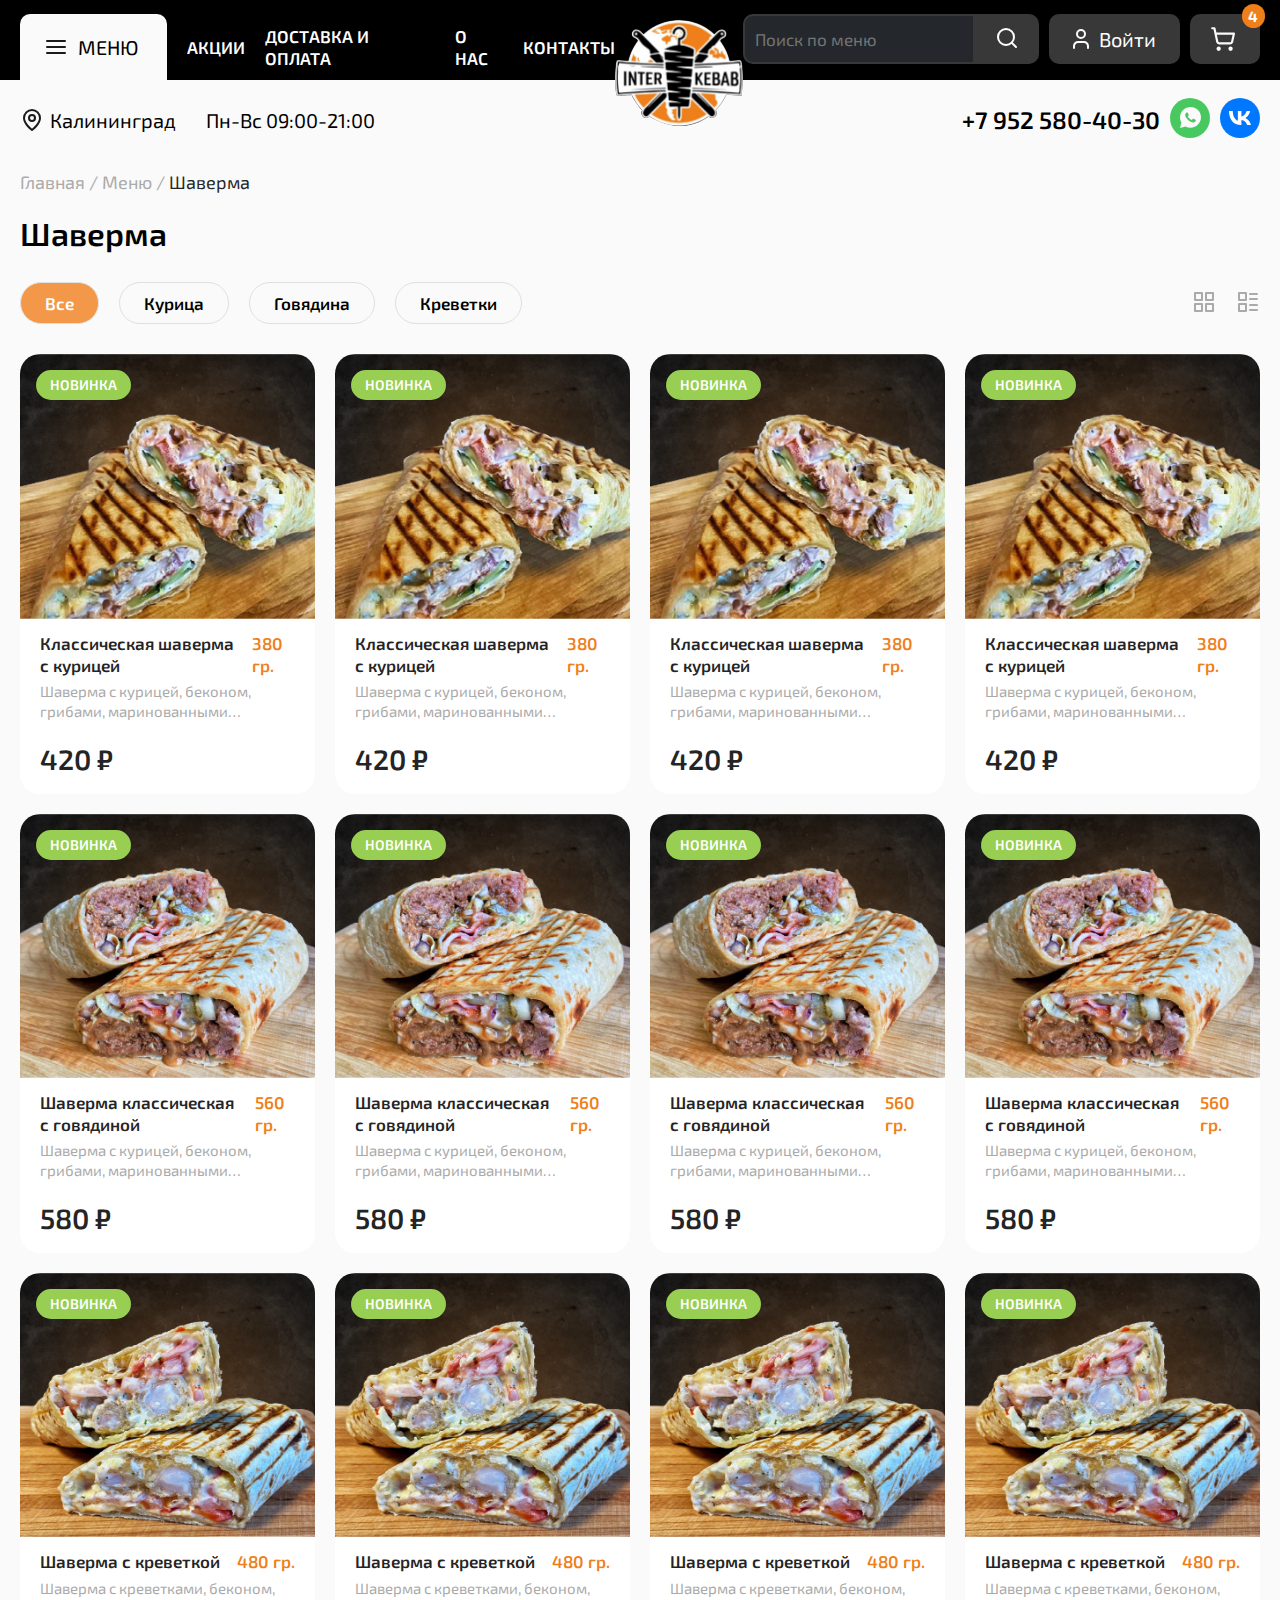
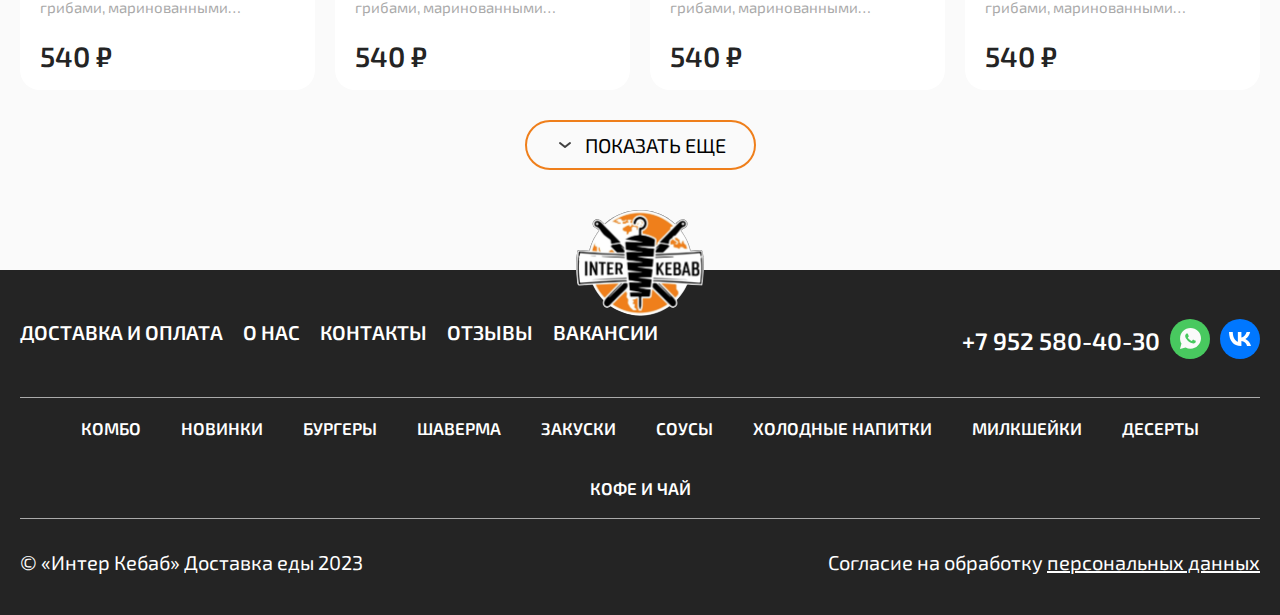
<file: category.html>
<!DOCTYPE html>
<html lang="en">
  <head>
    <meta charset="UTF-8" />
    <meta name="viewport" content="width=device-width, initial-scale=1.0" />

    <link rel="preconnect" href="https://fonts.googleapis.com" />
    <link rel="preconnect" href="https://fonts.gstatic.com" crossorigin />
    <link
      href="https://fonts.googleapis.com/css2?family=Exo+2:ital,wght@0,100;0,200;0,300;0,400;0,500;0,600;0,700;0,800;0,900;1,100;1,200;1,300;1,400;1,500;1,600;1,700;1,800;1,900&display=swap"
      rel="stylesheet"
    />
    <script src="https://cdnjs.cloudflare.com/ajax/libs/jquery/2.2.2/jquery.min.js"></script>

    <link
      rel="stylesheet"
      href="https://cdn.jsdelivr.net/npm/swiper@11/swiper-bundle.min.css"
    />

    <script src="https://cdn.jsdelivr.net/npm/swiper@11/swiper-bundle.min.js"></script>

    <link rel="stylesheet" href="css/main.css" />

    <title>Шаблон категории</title>
  </head>
  <body>
    <header class="header">
      <section class="modal-window" id="login_window">
        <div class="modal-window__background"></div>
        <div class="modal-window__content">
          <div class="modal-window__close" id="login_window__close">
            <svg
              xmlns="http://www.w3.org/2000/svg"
              width="40"
              height="40"
              viewBox="0 0 40 40"
              fill="none"
            >
              <path
                d="M11.75 11.7505L28.2492 28.2496"
                stroke="#AAAAAA"
                stroke-width="2"
                stroke-linecap="round"
                stroke-linejoin="round"
              />
              <path
                d="M11.75 28.2495L28.2492 11.7504"
                stroke="#AAAAAA"
                stroke-width="2"
                stroke-linecap="round"
                stroke-linejoin="round"
              />
            </svg>
          </div>
          <form action="" class="auth-form login">
            <h2>Добро пожаловать!</h2>

            <div class="c-input">
              <input type="email" class="c-input__field" />
              <div class="c-input__bar"></div>
              <label class="c-input__label">Е-Mail</label>
            </div>

            <div class="c-input">
              <input type="password" class="c-input__field" />
              <div class="c-input__bar"></div>
              <label class="c-input__label">Пароль</label>
            </div>

            <div class="auth-form__btns">
              <button type="submit" class="btn__login">Войти</button>
              <a class="btn__signup" id="link__signup">Регистрация</a>
              <a class="btn__forgot" id="link__recovery">Забыли пароль?</a>
            </div>
          </form>

          <form class="auth-form recovery">
            <h2>Восстановление пароля</h2>
            <div class="c-input">
              <input type="email" class="c-input__field" />
              <div class="c-input__bar"></div>
              <label class="c-input__label">Е-Mail</label>
            </div>
            <span>Мы отправим код доступа на вашу электронную почту</span>
            <div class="auth-form__btns login">
              <button class="btn__login" type="submit" id="btn__recovery">
                Восстановить пароль
              </button>
            </div>
          </form>

          <div class="recovery__success" id="recovery__success">
            <img src="img/check-circle.svg" alt="" />
            <span
              >Ваша ссылка для восстановления пароля отправлена на вашу
              почту</span
            >
          </div>

          <form class="auth-form signup">
            <h2>Регистрация</h2>
            <div class="c-input">
              <input type="name" class="c-input__field" />
              <div class="c-input__bar"></div>
              <label class="c-input__label">Представьтесь, пожалуйста</label>
            </div>
            <div class="c-input">
              <input type="email" class="c-input__field" />
              <div class="c-input__bar"></div>
              <label class="c-input__label">Е-Mail</label>
            </div>
            <div class="c-input">
              <input type="password" class="c-input__field" />
              <div class="c-input__bar"></div>
              <label class="c-input__label">Пароль</label>
            </div>

            <div class="auth-form__btns login">
              <button class="btn__login" id="btn__registration" type="submit">
                Регистрация
              </button>
            </div>
          </form>

          <div class="signup__success" id="signup__success">
            <img src="img/check-circle.svg" alt="" />
            <h3>Спасибо!</h3>
            <span>Вы успешно зарегистрированы </span>
            <a class="btn__login" id="back_to_login">Войти</a>
          </div>
        </div>
      </section>
      <section class="header__mobile" id="header_mobile">
        <ul class="header__mobile__links">
          <li class="header__mobile__close" id="header__mobile__close">
            <svg
              width="44"
              height="44"
              viewBox="0 0 44 44"
              fill="none"
              xmlns="http://www.w3.org/2000/svg"
            >
              <path
                fill-rule="evenodd"
                clip-rule="evenodd"
                d="M31.7313 12.2687C31.373 11.9104 30.7921 11.9104 30.4338 12.2687L22 20.7025L13.5662 12.2687C13.2079 11.9104 12.627 11.9104 12.2687 12.2687C11.9104 12.627 11.9104 13.2079 12.2687 13.5662L20.7025 22L12.2687 30.4338C11.9104 30.7921 11.9104 31.373 12.2687 31.7313C12.627 32.0896 13.2079 32.0896 13.5662 31.7313L22 23.2975L30.4338 31.7313C30.7921 32.0896 31.373 32.0896 31.7313 31.7313C32.0896 31.373 32.0896 30.7921 31.7313 30.4338L23.2975 22L31.7313 13.5662C32.0896 13.2079 32.0896 12.627 31.7313 12.2687Z"
                fill="black"
              ></path>
            </svg>
          </li>
          <li class="header__mobile__wrapper__link">
            <a href="https://i1kazma.github.io/Inter_Kebab/sales">Акции</a>
          </li>
          <li class="header__mobile__wrapper__link">
            <a href="https://i1kazma.github.io/Inter_Kebab/delivery"
              >Доставка и оплата</a
            >
          </li>
          <li class="header__mobile__wrapper__link">
            <a href="https://i1kazma.github.io/Inter_Kebab/about">О нас</a>
          </li>
          <li class="header__mobile__wrapper__link">
            <a href="https://i1kazma.github.io/Inter_Kebab/contacts"
              >Контакты</a
            >
          </li>
          <li class="header__mobile__social-links">
            <div class="whatsapp">
              <a href="#">
                <svg
                  xmlns="http://www.w3.org/2000/svg"
                  width="40"
                  height="40"
                  viewBox="0 0 40 40"
                  fill="none"
                >
                  <rect width="40" height="40" rx="20" fill="#48C95F" />
                  <path
                    d="M27.9268 12.0625C25.9512 10.0937 23.3171 9 20.5366 9C14.7561 9 10.0732 13.6667 10.0732 19.4271C10.0732 21.25 10.5854 23.0729 11.4634 24.6042L10 30L15.561 28.5417C17.0976 29.3438 18.7805 29.7812 20.5366 29.7812C26.3171 29.7812 31 25.1146 31 19.3542C30.9268 16.6563 29.9024 14.0312 27.9268 12.0625ZM25.5854 23.1458C25.3659 23.7292 24.3415 24.3125 23.8293 24.3854C23.3902 24.4583 22.8049 24.4583 22.2195 24.3125C21.8537 24.1667 21.3415 24.0208 20.7561 23.7292C18.122 22.6354 16.439 20.0104 16.2927 19.7917C16.1463 19.6458 15.1951 18.4062 15.1951 17.0937C15.1951 15.7812 15.8537 15.1979 16.0732 14.9062C16.2927 14.6146 16.5854 14.6146 16.8049 14.6146C16.9512 14.6146 17.1707 14.6146 17.3171 14.6146C17.4634 14.6146 17.6829 14.5417 17.9024 15.0521C18.122 15.5625 18.6341 16.875 18.7073 16.9479C18.7805 17.0938 18.7805 17.2396 18.7073 17.3854C18.6341 17.5312 18.561 17.6771 18.4146 17.8229C18.2683 17.9687 18.1219 18.1875 18.0488 18.2604C17.9024 18.4062 17.7561 18.5521 17.9024 18.7708C18.0488 19.0625 18.561 19.8646 19.3659 20.5937C20.3902 21.4687 21.1951 21.7604 21.4878 21.9063C21.7805 22.0521 21.9268 21.9792 22.0732 21.8333C22.2195 21.6875 22.7317 21.1042 22.878 20.8125C23.0244 20.5208 23.2439 20.5938 23.4634 20.6667C23.6829 20.7396 25 21.3958 25.2195 21.5417C25.5122 21.6875 25.6585 21.7604 25.7317 21.8333C25.8049 22.0521 25.8049 22.5625 25.5854 23.1458Z"
                    fill="#FAFAFA"
                  />
                </svg>
              </a>
            </div>
            <div class="vk">
              <a href="#">
                <svg
                  xmlns="http://www.w3.org/2000/svg"
                  width="40"
                  height="40"
                  viewBox="0 0 40 40"
                  fill="none"
                >
                  <rect width="40" height="40" rx="20" fill="#0077FF" />
                  <path
                    d="M20.9825 27C13.466 27 9.17864 21.7447 9 13H12.7651C12.8888 19.4184 15.6646 22.1371 17.8632 22.6977V13H21.4085V18.5355C23.5796 18.2973 25.8607 15.7748 26.6302 13H30.1755C29.8855 14.4391 29.3075 15.8017 28.4776 17.0025C27.6477 18.2033 26.5837 19.2166 25.3523 19.979C26.7269 20.6756 27.941 21.6615 28.9145 22.8717C29.888 24.082 30.5988 25.489 31 27H27.0974C26.7373 25.6876 26.0054 24.5128 24.9934 23.6228C23.9814 22.7328 22.7343 22.1673 21.4085 21.997V27H20.9825Z"
                    fill="white"
                  />
                </svg>
              </a>
            </div>
          </li>
        </ul>
      </section>
      <section class="header-top">
        <div class="max-width-wrapper">
          <div class="width-wrapper">
            <div class="header__top__layout">
              <ul class="header__layout__top__links">
                <li
                  class="header__layout__top__link hamburger"
                  id="header__mobile__hamburger"
                >
                  <a href="#">
                    <svg
                      xmlns="http://www.w3.org/2000/svg"
                      width="24"
                      height="24"
                      viewBox="0 0 24 24"
                      fill="none"
                    >
                      <path
                        d="M3 6H21"
                        stroke="white"
                        stroke-width="2"
                        stroke-linecap="round"
                        stroke-linejoin="round"
                      />
                      <path
                        d="M3 12H21"
                        stroke="white"
                        stroke-width="2"
                        stroke-linecap="round"
                        stroke-linejoin="round"
                      />
                      <path
                        d="M3 18H21"
                        stroke="white"
                        stroke-width="2"
                        stroke-linecap="round"
                        stroke-linejoin="round"
                      />
                    </svg>
                  </a>
                </li>
                <li class="header__layout__top__link menu">
                  <a
                    href="https://i1kazma.github.io/Inter_Kebab/catalog"
                    class="header__layout__top__link__wrapper"
                  >
                    <svg
                      class="menu__hamburger"
                      xmlns="http://www.w3.org/2000/svg"
                      width="24"
                      height="24"
                      viewBox="0 0 24 24"
                      fill="none"
                    >
                      <path
                        d="M3 6H21"
                        stroke="#1A1A1A"
                        stroke-width="2"
                        stroke-linecap="round"
                        stroke-linejoin="round"
                      />
                      <path
                        d="M3 12H21"
                        stroke="#1A1A1A"
                        stroke-width="2"
                        stroke-linecap="round"
                        stroke-linejoin="round"
                      />
                      <path
                        d="M3 18H21"
                        stroke="#1A1A1A"
                        stroke-width="2"
                        stroke-linecap="round"
                        stroke-linejoin="round"
                      />
                    </svg>
                    <span>Меню</span>
                  </a>
                </li>
                <li class="header__layout__top__link link">
                  <a
                    href="https://i1kazma.github.io/Inter_Kebab/sales"
                    class="header__layout__top__link__wrapper"
                    >Акции</a
                  >
                </li>
                <li class="header__layout__top__link link">
                  <a
                    href="https://i1kazma.github.io/Inter_Kebab/delivery"
                    class="header__layout__top__link__wrapper"
                    >Доставка и оплата</a
                  >
                </li>
                <li class="header__layout__top__link link">
                  <a
                    href="https://i1kazma.github.io/Inter_Kebab/about"
                    class="header__layout__top__link__wrapper"
                    >О нас</a
                  >
                </li>
                <li class="header__layout__top__link link">
                  <a
                    href="https://i1kazma.github.io/Inter_Kebab/contacts"
                    class="header__layout__top__link__wrapper"
                    >Контакты</a
                  >
                </li>
              </ul>
              <img class="header__logo" src="img/logo.svg" alt="" />
              <div class="header__layout__top__right">
                <form action="" class="header__layout__top__search">
                  <div class="header__layout__top__search__wrapper">
                    <input type="search" placeholder="Поиск по меню" />
                  </div>
                  <button type="submit">
                    <img src="img/search.svg" alt="" />
                  </button>
                </form>
                <div class="header__layout__top__auth" id="btn_auth">
                  <a class="header__layout__top__auth__btn" href="#">
                    <svg
                      xmlns="http://www.w3.org/2000/svg"
                      width="24"
                      height="24"
                      viewBox="0 0 24 24"
                      fill="none"
                    >
                      <path
                        d="M19 21V19C19 17.9391 18.5786 16.9217 17.8284 16.1716C17.0783 15.4214 16.0609 15 15 15H9C7.93913 15 6.92172 15.4214 6.17157 16.1716C5.42143 16.9217 5 17.9391 5 19V21"
                        stroke="#FAFAFA"
                        stroke-width="2"
                        stroke-linecap="round"
                        stroke-linejoin="round"
                      />
                      <path
                        d="M12 11C14.2091 11 16 9.20914 16 7C16 4.79086 14.2091 3 12 3C9.79086 3 8 4.79086 8 7C8 9.20914 9.79086 11 12 11Z"
                        stroke="#FAFAFA"
                        stroke-width="2"
                        stroke-linecap="round"
                        stroke-linejoin="round"
                      />
                    </svg>
                    <span>Войти</span>
                  </a>
                </div>

                <div class="header__layout__top__busket">
                  <a href="#" class="header__layout__top__busket__wrapper">
                    <img src="img/cart.svg" alt="" />
                  </a>
                  <div class="notification">4</div>

                  <div class="header__layout__top__busket__items">
                    <div class="header__layout__top__busket__items__wrapper">
                      <div class="header__layout__top__busket__items__content">
                        <h3>В корзине пусто.</h3>
                        <span>Добавьте блюдо из меню прямо сейчас</span>
                      </div>

                      <a href="/Inter_Kebab-main/catalog.html" class="btn__link"
                        >Перейти в меню</a
                      >
                    </div>
                  </div>
                </div>
              </div>
            </div>
          </div>
        </div>
      </section>
      <section class="header-bottom">
        <div class="max-width-wrapper">
          <div class="width-wrapper">
            <div class="header__bottom__layout">
              <div class="header__bottom__layout__left">
                <div class="header__bottom__layout__location">
                  <img src="img/map-pin.svg" alt="" class="location" />
                  <img class="location-logo" src="img/logo.svg" alt="" />
                  <span>Калининград</span>
                </div>
                <div class="header__bottom__layout__time">
                  <h3>Калининград</h3>
                  <span>Пн-Вс 09:00-21:00</span>
                </div>
                <div class="header__bottom__layout__location__more">
                  <ul class="header__bottom__layout__location__more__items">
                    <li class="header__bottom__layout__location__more__item">
                      <a href="">Тельмана 48в</a>
                    </li>
                    <li class="header__bottom__layout__location__more__item">
                      <a href="">Советский пр-т 159 (ТЦ Гранд)</a>
                    </li>
                    <li class="header__bottom__layout__location__more__item">
                      <a href="">Киевская 71а</a>
                    </li>
                    <li class="header__bottom__layout__location__more__item">
                      <a href="">Клиническая 77</a>
                    </li>
                  </ul>
                </div>
              </div>
              <div class="header__bottom__layout__right">
                <div class="header__bottom__layout__phone">
                  <a href="tel:+79525804030">+7 952 580-40-30</a>
                </div>
                <div class="whatsapp">
                  <a href="#">
                    <svg
                      xmlns="http://www.w3.org/2000/svg"
                      width="40"
                      height="40"
                      viewBox="0 0 40 40"
                      fill="none"
                    >
                      <rect width="40" height="40" rx="20" fill="#48C95F" />
                      <path
                        d="M27.9268 12.0625C25.9512 10.0937 23.3171 9 20.5366 9C14.7561 9 10.0732 13.6667 10.0732 19.4271C10.0732 21.25 10.5854 23.0729 11.4634 24.6042L10 30L15.561 28.5417C17.0976 29.3438 18.7805 29.7812 20.5366 29.7812C26.3171 29.7812 31 25.1146 31 19.3542C30.9268 16.6563 29.9024 14.0312 27.9268 12.0625ZM25.5854 23.1458C25.3659 23.7292 24.3415 24.3125 23.8293 24.3854C23.3902 24.4583 22.8049 24.4583 22.2195 24.3125C21.8537 24.1667 21.3415 24.0208 20.7561 23.7292C18.122 22.6354 16.439 20.0104 16.2927 19.7917C16.1463 19.6458 15.1951 18.4062 15.1951 17.0937C15.1951 15.7812 15.8537 15.1979 16.0732 14.9062C16.2927 14.6146 16.5854 14.6146 16.8049 14.6146C16.9512 14.6146 17.1707 14.6146 17.3171 14.6146C17.4634 14.6146 17.6829 14.5417 17.9024 15.0521C18.122 15.5625 18.6341 16.875 18.7073 16.9479C18.7805 17.0938 18.7805 17.2396 18.7073 17.3854C18.6341 17.5312 18.561 17.6771 18.4146 17.8229C18.2683 17.9687 18.1219 18.1875 18.0488 18.2604C17.9024 18.4062 17.7561 18.5521 17.9024 18.7708C18.0488 19.0625 18.561 19.8646 19.3659 20.5937C20.3902 21.4687 21.1951 21.7604 21.4878 21.9063C21.7805 22.0521 21.9268 21.9792 22.0732 21.8333C22.2195 21.6875 22.7317 21.1042 22.878 20.8125C23.0244 20.5208 23.2439 20.5938 23.4634 20.6667C23.6829 20.7396 25 21.3958 25.2195 21.5417C25.5122 21.6875 25.6585 21.7604 25.7317 21.8333C25.8049 22.0521 25.8049 22.5625 25.5854 23.1458Z"
                        fill="#FAFAFA"
                      />
                    </svg>
                  </a>
                </div>
                <div class="vk">
                  <a href="#">
                    <svg
                      xmlns="http://www.w3.org/2000/svg"
                      width="40"
                      height="40"
                      viewBox="0 0 40 40"
                      fill="none"
                    >
                      <rect width="40" height="40" rx="20" fill="#0077FF" />
                      <path
                        d="M20.9825 27C13.466 27 9.17864 21.7447 9 13H12.7651C12.8888 19.4184 15.6646 22.1371 17.8632 22.6977V13H21.4085V18.5355C23.5796 18.2973 25.8607 15.7748 26.6302 13H30.1755C29.8855 14.4391 29.3075 15.8017 28.4776 17.0025C27.6477 18.2033 26.5837 19.2166 25.3523 19.979C26.7269 20.6756 27.941 21.6615 28.9145 22.8717C29.888 24.082 30.5988 25.489 31 27H27.0974C26.7373 25.6876 26.0054 24.5128 24.9934 23.6228C23.9814 22.7328 22.7343 22.1673 21.4085 21.997V27H20.9825Z"
                        fill="white"
                      />
                    </svg>
                  </a>
                </div>
              </div>
            </div>
          </div>
        </div>
      </section>
    </header>

    <main class="main">
      <section class="page-header">
        <div class="max-width-wrapper">
          <div class="width-wrapper">
            <div class="page-header__layout">
              <div class="page-header__layout__breadcrumb">
                <a href="#" class="page-header__layout__breadcrumb__prev"
                  >Главная / </a
                ><a href="#" class="page-header__layout__breadcrumb__prev"
                  >Меню /
                </a>
                <a href="#" class="page-header__layout__breadcrumb__current"
                  >Шаверма</a
                >
              </div>
              <div class="page-header__layout__title">
                <h1>Шаверма</h1>
              </div>
            </div>
          </div>
        </div>
      </section>

      <section class="category-items">
        <div class="max-width-wrapper">
          <div class="width-wrapper">
            <div class="category-items__layout">
              <div class="category-items__layout__tabs">
                <div class="category-items__layout__tab-head">
                  <div class="category-items__layout__tab-head__wrapper">
                    <div
                      data-filter="all"
                      class="category-items__layout__tab-head__item active"
                    >
                      Все
                    </div>
                    <div
                      data-filter="kurica"
                      class="category-items__layout__tab-head__item"
                    >
                      Курица
                    </div>
                    <div
                      data-filter="govyadina"
                      class="category-items__layout__tab-head__item"
                    >
                      Говядина
                    </div>
                    <div
                      data-filter="krevetki"
                      class="category-items__layout__tab-head__item"
                    >
                      Креветки
                    </div>
                  </div>

                  <div class="layout-btns">
                    <button id="layout_grid">
                      <svg
                        width="24"
                        height="24"
                        viewBox="0 0 24 24"
                        fill="none"
                        xmlns="http://www.w3.org/2000/svg"
                      >
                        <g id="layout-grid">
                          <path
                            id="Vector"
                            d="M10 3H3V10H10V3Z"
                            stroke="#AAAAAA"
                            stroke-width="2"
                            stroke-linecap="round"
                            stroke-linejoin="round"
                          />
                          <path
                            id="Vector_2"
                            d="M21 3H14V10H21V3Z"
                            stroke="#AAAAAA"
                            stroke-width="2"
                            stroke-linecap="round"
                            stroke-linejoin="round"
                          />
                          <path
                            id="Vector_3"
                            d="M21 14H14V21H21V14Z"
                            stroke="#AAAAAA"
                            stroke-width="2"
                            stroke-linecap="round"
                            stroke-linejoin="round"
                          />
                          <path
                            id="Vector_4"
                            d="M10 14H3V21H10V14Z"
                            stroke="#AAAAAA"
                            stroke-width="2"
                            stroke-linecap="round"
                            stroke-linejoin="round"
                          />
                        </g>
                      </svg>
                    </button>
                    <button id="layout_list">
                      <svg
                        width="24"
                        height="24"
                        viewBox="0 0 24 24"
                        fill="none"
                        xmlns="http://www.w3.org/2000/svg"
                      >
                        <g id="layout-list">
                          <path
                            id="Vector"
                            d="M10 14H3V21H10V14Z"
                            stroke="#AAAAAA"
                            stroke-width="2"
                            stroke-linecap="round"
                            stroke-linejoin="round"
                          />
                          <path
                            id="Vector_2"
                            d="M10 3H3V10H10V3Z"
                            stroke="#AAAAAA"
                            stroke-width="2"
                            stroke-linecap="round"
                            stroke-linejoin="round"
                          />
                          <path
                            id="Vector_3"
                            d="M14 4H21"
                            stroke="#AAAAAA"
                            stroke-width="2"
                            stroke-linecap="round"
                            stroke-linejoin="round"
                          />
                          <path
                            id="Vector_4"
                            d="M14 9H21"
                            stroke="#AAAAAA"
                            stroke-width="2"
                            stroke-linecap="round"
                            stroke-linejoin="round"
                          />
                          <path
                            id="Vector_5"
                            d="M14 15H21"
                            stroke="#AAAAAA"
                            stroke-width="2"
                            stroke-linecap="round"
                            stroke-linejoin="round"
                          />
                          <path
                            id="Vector_6"
                            d="M14 20H21"
                            stroke="#AAAAAA"
                            stroke-width="2"
                            stroke-linecap="round"
                            stroke-linejoin="round"
                          />
                        </g>
                      </svg>
                    </button>
                  </div>

                  <select id="category-items__layout__tab-head__options">
                    <option value="all">Все</option>
                    <option value="kurica ">Курица</option>
                    <option value="govyadina">Говядина</option>
                    <option value="krevetki">Креветки</option>
                  </select>
                </div>
                <div class="category-items__layout__tab-content layout-grid">
                  <div class="food-element all kurica">
                    <a href="#">
                      <div class="food-element__img">
                        <div class="new-item">Новинка</div>
                        <img src="img/shaurma-2.png" alt="" />
                      </div>
                      <div class="food-element__content">
                        <div class="food-element__content__info">
                          <div class="food-element__content__info__heading">
                            <h3>Классическая шаверма с&nbsp;курицей</h3>
                            <span>380 гр.</span>
                          </div>
                          <span
                            >Шаверма с курицей, беконом, грибами, маринованными
                            огурчиками, помидор, соусом терияки и свежей
                            капустой + Картофель фри + Чесночный соус +
                            Coca-cola 0,33</span
                          >
                        </div>
                        <div class="food-element__content__price">
                          <span>420&nbsp;₽</span>
                        </div>
                      </div>
                    </a>
                  </div>
                  <div class="food-element all kurica">
                    <a href="#">
                      <div class="food-element__img">
                        <div class="new-item">Новинка</div>
                        <img src="img/shaurma-2.png" alt="" />
                      </div>
                      <div class="food-element__content">
                        <div class="food-element__content__info">
                          <div class="food-element__content__info__heading">
                            <h3>Классическая шаверма с&nbsp;курицей</h3>
                            <span>380 гр.</span>
                          </div>
                          <span
                            >Шаверма с курицей, беконом, грибами, маринованными
                            огурчиками, помидор, соусом терияки и свежей
                            капустой + Картофель фри + Чесночный соус +
                            Coca-cola 0,33</span
                          >
                        </div>
                        <div class="food-element__content__price">
                          <span>420&nbsp;₽</span>
                        </div>
                      </div>
                    </a>
                  </div>
                  <div class="food-element all kurica">
                    <a href="#">
                      <div class="food-element__img">
                        <div class="new-item">Новинка</div>
                        <img src="img/shaurma-2.png" alt="" />
                      </div>
                      <div class="food-element__content">
                        <div class="food-element__content__info">
                          <div class="food-element__content__info__heading">
                            <h3>Классическая шаверма с&nbsp;курицей</h3>
                            <span>380 гр.</span>
                          </div>
                          <span
                            >Шаверма с курицей, беконом, грибами, маринованными
                            огурчиками, помидор, соусом терияки и свежей
                            капустой + Картофель фри + Чесночный соус +
                            Coca-cola 0,33</span
                          >
                        </div>
                        <div class="food-element__content__price">
                          <span>420&nbsp;₽</span>
                        </div>
                      </div>
                    </a>
                  </div>
                  <div class="food-element all kurica">
                    <a href="#">
                      <div class="food-element__img">
                        <div class="new-item">Новинка</div>
                        <img src="img/shaurma-2.png" alt="" />
                      </div>
                      <div class="food-element__content">
                        <div class="food-element__content__info">
                          <div class="food-element__content__info__heading">
                            <h3>Классическая шаверма с&nbsp;курицей</h3>
                            <span>380 гр.</span>
                          </div>
                          <span
                            >Шаверма с курицей, беконом, грибами, маринованными
                            огурчиками, помидор, соусом терияки и свежей
                            капустой + Картофель фри + Чесночный соус +
                            Coca-cola 0,33</span
                          >
                        </div>
                        <div class="food-element__content__price">
                          <span>420&nbsp;₽</span>
                        </div>
                      </div>
                    </a>
                  </div>
                  <div class="food-element all govyadina">
                    <a href="#">
                      <div class="food-element__img">
                        <div class="new-item">Новинка</div>
                        <img src="img/food-3.png" alt="" />
                      </div>
                      <div class="food-element__content">
                        <div class="food-element__content__info">
                          <div class="food-element__content__info__heading">
                            <h3>Шаверма классическая с&nbsp;говядиной</h3>
                            <span>560 гр.</span>
                          </div>
                          <span
                            >Шаверма с курицей, беконом, грибами, маринованными
                            огурчиками, помидор, соусом терияки и свежей
                            капустой + Картофель фри + Чесночный соус +
                            Coca-cola 0,33</span
                          >
                        </div>
                        <div class="food-element__content__price">
                          <span>580&nbsp;₽</span>
                        </div>
                      </div>
                    </a>
                  </div>
                  <div class="food-element all govyadina">
                    <a href="#">
                      <div class="food-element__img">
                        <div class="new-item">Новинка</div>
                        <img src="img/food-3.png" alt="" />
                      </div>
                      <div class="food-element__content">
                        <div class="food-element__content__info">
                          <div class="food-element__content__info__heading">
                            <h3>Шаверма классическая с&nbsp;говядиной</h3>
                            <span>560 гр.</span>
                          </div>
                          <span
                            >Шаверма с курицей, беконом, грибами, маринованными
                            огурчиками, помидор, соусом терияки и свежей
                            капустой + Картофель фри + Чесночный соус +
                            Coca-cola 0,33</span
                          >
                        </div>
                        <div class="food-element__content__price">
                          <span>580&nbsp;₽</span>
                        </div>
                      </div>
                    </a>
                  </div>
                  <div class="food-element all govyadina">
                    <a href="#">
                      <div class="food-element__img">
                        <div class="new-item">Новинка</div>
                        <img src="img/food-3.png" alt="" />
                      </div>
                      <div class="food-element__content">
                        <div class="food-element__content__info">
                          <div class="food-element__content__info__heading">
                            <h3>Шаверма классическая с&nbsp;говядиной</h3>
                            <span>560 гр.</span>
                          </div>
                          <span
                            >Шаверма с курицей, беконом, грибами, маринованными
                            огурчиками, помидор, соусом терияки и свежей
                            капустой + Картофель фри + Чесночный соус +
                            Coca-cola 0,33</span
                          >
                        </div>
                        <div class="food-element__content__price">
                          <span>580&nbsp;₽</span>
                        </div>
                      </div>
                    </a>
                  </div>
                  <div class="food-element all govyadina">
                    <a href="#">
                      <div class="food-element__img">
                        <div class="new-item">Новинка</div>
                        <img src="img/food-3.png" alt="" />
                      </div>
                      <div class="food-element__content">
                        <div class="food-element__content__info">
                          <div class="food-element__content__info__heading">
                            <h3>Шаверма классическая с&nbsp;говядиной</h3>
                            <span>560 гр.</span>
                          </div>
                          <span
                            >Шаверма с курицей, беконом, грибами, маринованными
                            огурчиками, помидор, соусом терияки и свежей
                            капустой + Картофель фри + Чесночный соус +
                            Coca-cola 0,33</span
                          >
                        </div>
                        <div class="food-element__content__price">
                          <span>580&nbsp;₽</span>
                        </div>
                      </div>
                    </a>
                  </div>
                  <div class="food-element all krevetki">
                    <a href="#">
                      <div class="food-element__img">
                        <div class="new-item">Новинка</div>
                        <img src="img/shaurma-4.png" alt="" />
                      </div>
                      <div class="food-element__content">
                        <div class="food-element__content__info">
                          <div class="food-element__content__info__heading">
                            <h3>Шаверма с&nbsp;креветкой</h3>
                            <span>480&nbsp;гр.</span>
                          </div>

                          <span
                            >Шаверма с&nbsp;креветками, беконом, грибами,
                            маринованными огурчиками, помидор, соусом терияки
                            и&nbsp;свежей капустой</span
                          >
                        </div>
                        <div class="food-element__content__price">
                          <span>540&nbsp;₽</span>
                        </div>
                      </div>
                    </a>
                  </div>
                  <div class="food-element all krevetki">
                    <a href="#">
                      <div class="food-element__img">
                        <div class="new-item">Новинка</div>
                        <img src="img/shaurma-4.png" alt="" />
                      </div>
                      <div class="food-element__content">
                        <div class="food-element__content__info">
                          <div class="food-element__content__info__heading">
                            <h3>Шаверма с&nbsp;креветкой</h3>
                            <span>480&nbsp;гр.</span>
                          </div>

                          <span
                            >Шаверма с&nbsp;креветками, беконом, грибами,
                            маринованными огурчиками, помидор, соусом терияки
                            и&nbsp;свежей капустой</span
                          >
                        </div>
                        <div class="food-element__content__price">
                          <span>540&nbsp;₽</span>
                        </div>
                      </div>
                    </a>
                  </div>
                  <div class="food-element all krevetki">
                    <a href="#">
                      <div class="food-element__img">
                        <div class="new-item">Новинка</div>
                        <img src="img/shaurma-4.png" alt="" />
                      </div>
                      <div class="food-element__content">
                        <div class="food-element__content__info">
                          <div class="food-element__content__info__heading">
                            <h3>Шаверма с&nbsp;креветкой</h3>
                            <span>480&nbsp;гр.</span>
                          </div>

                          <span
                            >Шаверма с&nbsp;креветками, беконом, грибами,
                            маринованными огурчиками, помидор, соусом терияки
                            и&nbsp;свежей капустой</span
                          >
                        </div>
                        <div class="food-element__content__price">
                          <span>540&nbsp;₽</span>
                        </div>
                      </div>
                    </a>
                  </div>
                  <div class="food-element all krevetki">
                    <a href="#">
                      <div class="food-element__img">
                        <div class="new-item">Новинка</div>
                        <img src="img/shaurma-4.png" alt="" />
                      </div>
                      <div class="food-element__content">
                        <div class="food-element__content__info">
                          <div class="food-element__content__info__heading">
                            <h3>Шаверма с&nbsp;креветкой</h3>
                            <span>480&nbsp;гр.</span>
                          </div>

                          <span
                            >Шаверма с&nbsp;креветками, беконом, грибами,
                            маринованными огурчиками, помидор, соусом терияки
                            и&nbsp;свежей капустой</span
                          >
                        </div>
                        <div class="food-element__content__price">
                          <span>540&nbsp;₽</span>
                        </div>
                      </div>
                    </a>
                  </div>
                  <div class="food-element all kurica">
                    <a href="#">
                      <div class="food-element__img">
                        <div class="new-item">Новинка</div>
                        <img src="img/shaurma-2.png" alt="" />
                      </div>
                      <div class="food-element__content">
                        <div class="food-element__content__info">
                          <div class="food-element__content__info__heading">
                            <h3>Классическая шаверма с&nbsp;курицей</h3>
                            <span>380 гр.</span>
                          </div>
                          <span
                            >Шаверма с курицей, беконом, грибами, маринованными
                            огурчиками, помидор, соусом терияки и свежей
                            капустой + Картофель фри + Чесночный соус +
                            Coca-cola 0,33</span
                          >
                        </div>
                        <div class="food-element__content__price">
                          <span>420&nbsp;₽</span>
                        </div>
                      </div>
                    </a>
                  </div>
                  <div class="food-element all kurica">
                    <a href="#">
                      <div class="food-element__img">
                        <div class="new-item">Новинка</div>
                        <img src="img/shaurma-2.png" alt="" />
                      </div>
                      <div class="food-element__content">
                        <div class="food-element__content__info">
                          <div class="food-element__content__info__heading">
                            <h3>Классическая шаверма с&nbsp;курицей</h3>
                            <span>380 гр.</span>
                          </div>
                          <span
                            >Шаверма с курицей, беконом, грибами, маринованными
                            огурчиками, помидор, соусом терияки и свежей
                            капустой + Картофель фри + Чесночный соус +
                            Coca-cola 0,33</span
                          >
                        </div>
                        <div class="food-element__content__price">
                          <span>420&nbsp;₽</span>
                        </div>
                      </div>
                    </a>
                  </div>
                  <div class="food-element all kurica">
                    <a href="#">
                      <div class="food-element__img">
                        <div class="new-item">Новинка</div>
                        <img src="img/shaurma-2.png" alt="" />
                      </div>
                      <div class="food-element__content">
                        <div class="food-element__content__info">
                          <div class="food-element__content__info__heading">
                            <h3>Классическая шаверма с&nbsp;курицей</h3>
                            <span>380 гр.</span>
                          </div>
                          <span
                            >Шаверма с курицей, беконом, грибами, маринованными
                            огурчиками, помидор, соусом терияки и свежей
                            капустой + Картофель фри + Чесночный соус +
                            Coca-cola 0,33</span
                          >
                        </div>
                        <div class="food-element__content__price">
                          <span>420&nbsp;₽</span>
                        </div>
                      </div>
                    </a>
                  </div>
                  <div class="food-element all kurica">
                    <a href="#">
                      <div class="food-element__img">
                        <div class="new-item">Новинка</div>
                        <img src="img/shaurma-2.png" alt="" />
                      </div>
                      <div class="food-element__content">
                        <div class="food-element__content__info">
                          <div class="food-element__content__info__heading">
                            <h3>Классическая шаверма с&nbsp;курицей</h3>
                            <span>380 гр.</span>
                          </div>
                          <span
                            >Шаверма с курицей, беконом, грибами, маринованными
                            огурчиками, помидор, соусом терияки и свежей
                            капустой + Картофель фри + Чесночный соус +
                            Coca-cola 0,33</span
                          >
                        </div>
                        <div class="food-element__content__price">
                          <span>420&nbsp;₽</span>
                        </div>
                      </div>
                    </a>
                  </div>
                  <div class="food-element all govyadina">
                    <a href="#">
                      <div class="food-element__img">
                        <div class="new-item">Новинка</div>
                        <img src="img/food-3.png" alt="" />
                      </div>
                      <div class="food-element__content">
                        <div class="food-element__content__info">
                          <div class="food-element__content__info__heading">
                            <h3>Шаверма классическая с&nbsp;говядиной</h3>
                            <span>560 гр.</span>
                          </div>
                          <span
                            >Шаверма с курицей, беконом, грибами, маринованными
                            огурчиками, помидор, соусом терияки и свежей
                            капустой + Картофель фри + Чесночный соус +
                            Coca-cola 0,33</span
                          >
                        </div>
                        <div class="food-element__content__price">
                          <span>580&nbsp;₽</span>
                        </div>
                      </div>
                    </a>
                  </div>
                  <div class="food-element all govyadina">
                    <a href="#">
                      <div class="food-element__img">
                        <div class="new-item">Новинка</div>
                        <img src="img/food-3.png" alt="" />
                      </div>
                      <div class="food-element__content">
                        <div class="food-element__content__info">
                          <div class="food-element__content__info__heading">
                            <h3>Шаверма классическая с&nbsp;говядиной</h3>
                            <span>560 гр.</span>
                          </div>
                          <span
                            >Шаверма с курицей, беконом, грибами, маринованными
                            огурчиками, помидор, соусом терияки и свежей
                            капустой + Картофель фри + Чесночный соус +
                            Coca-cola 0,33</span
                          >
                        </div>
                        <div class="food-element__content__price">
                          <span>580&nbsp;₽</span>
                        </div>
                      </div>
                    </a>
                  </div>
                  <div class="food-element all govyadina">
                    <a href="#">
                      <div class="food-element__img">
                        <div class="new-item">Новинка</div>
                        <img src="img/food-3.png" alt="" />
                      </div>
                      <div class="food-element__content">
                        <div class="food-element__content__info">
                          <div class="food-element__content__info__heading">
                            <h3>Шаверма классическая с&nbsp;говядиной</h3>
                            <span>560 гр.</span>
                          </div>
                          <span
                            >Шаверма с курицей, беконом, грибами, маринованными
                            огурчиками, помидор, соусом терияки и свежей
                            капустой + Картофель фри + Чесночный соус +
                            Coca-cola 0,33</span
                          >
                        </div>
                        <div class="food-element__content__price">
                          <span>580&nbsp;₽</span>
                        </div>
                      </div>
                    </a>
                  </div>
                  <div class="food-element all govyadina">
                    <a href="#">
                      <div class="food-element__img">
                        <div class="new-item">Новинка</div>
                        <img src="img/food-3.png" alt="" />
                      </div>
                      <div class="food-element__content">
                        <div class="food-element__content__info">
                          <div class="food-element__content__info__heading">
                            <h3>Шаверма классическая с&nbsp;говядиной</h3>
                            <span>560 гр.</span>
                          </div>
                          <span
                            >Шаверма с курицей, беконом, грибами, маринованными
                            огурчиками, помидор, соусом терияки и свежей
                            капустой + Картофель фри + Чесночный соус +
                            Coca-cola 0,33</span
                          >
                        </div>
                        <div class="food-element__content__price">
                          <span>580&nbsp;₽</span>
                        </div>
                      </div>
                    </a>
                  </div>
                  <div class="food-element all krevetki">
                    <a href="#">
                      <div class="food-element__img">
                        <div class="new-item">Новинка</div>
                        <img src="img/shaurma-4.png" alt="" />
                      </div>
                      <div class="food-element__content">
                        <div class="food-element__content__info">
                          <div class="food-element__content__info__heading">
                            <h3>Шаверма с&nbsp;креветкой</h3>
                            <span>480&nbsp;гр.</span>
                          </div>

                          <span
                            >Шаверма с&nbsp;креветками, беконом, грибами,
                            маринованными огурчиками, помидор, соусом терияки
                            и&nbsp;свежей капустой</span
                          >
                        </div>
                        <div class="food-element__content__price">
                          <span>540&nbsp;₽</span>
                        </div>
                      </div>
                    </a>
                  </div>
                  <div class="food-element all krevetki">
                    <a href="#">
                      <div class="food-element__img">
                        <div class="new-item">Новинка</div>
                        <img src="img/shaurma-4.png" alt="" />
                      </div>
                      <div class="food-element__content">
                        <div class="food-element__content__info">
                          <div class="food-element__content__info__heading">
                            <h3>Шаверма с&nbsp;креветкой</h3>
                            <span>480&nbsp;гр.</span>
                          </div>

                          <span
                            >Шаверма с&nbsp;креветками, беконом, грибами,
                            маринованными огурчиками, помидор, соусом терияки
                            и&nbsp;свежей капустой</span
                          >
                        </div>
                        <div class="food-element__content__price">
                          <span>540&nbsp;₽</span>
                        </div>
                      </div>
                    </a>
                  </div>
                  <div class="food-element all krevetki">
                    <a href="#">
                      <div class="food-element__img">
                        <div class="new-item">Новинка</div>
                        <img src="img/shaurma-4.png" alt="" />
                      </div>
                      <div class="food-element__content">
                        <div class="food-element__content__info">
                          <div class="food-element__content__info__heading">
                            <h3>Шаверма с&nbsp;креветкой</h3>
                            <span>480&nbsp;гр.</span>
                          </div>

                          <span
                            >Шаверма с&nbsp;креветками, беконом, грибами,
                            маринованными огурчиками, помидор, соусом терияки
                            и&nbsp;свежей капустой</span
                          >
                        </div>
                        <div class="food-element__content__price">
                          <span>540&nbsp;₽</span>
                        </div>
                      </div>
                    </a>
                  </div>
                  <div class="food-element all krevetki">
                    <a href="#">
                      <div class="food-element__img">
                        <div class="new-item">Новинка</div>
                        <img src="img/shaurma-4.png" alt="" />
                      </div>
                      <div class="food-element__content">
                        <div class="food-element__content__info">
                          <div class="food-element__content__info__heading">
                            <h3>Шаверма с&nbsp;креветкой</h3>
                            <span>480&nbsp;гр.</span>
                          </div>

                          <span
                            >Шаверма с&nbsp;креветками, беконом, грибами,
                            маринованными огурчиками, помидор, соусом терияки
                            и&nbsp;свежей капустой</span
                          >
                        </div>
                        <div class="food-element__content__price">
                          <span>540&nbsp;₽</span>
                        </div>
                      </div>
                    </a>
                  </div>
                </div>
                <div class="more-button__wrapper">
                  <button class="more-button" id="more_button">
                    <svg
                      width="20"
                      height="20"
                      viewBox="0 0 20 20"
                      fill="none"
                      xmlns="http://www.w3.org/2000/svg"
                    >
                      <g id="chevron-down">
                        <path
                          id="Vector"
                          d="M5 8L10 12L15 8"
                          stroke="#414141"
                          stroke-width="2"
                          stroke-linecap="round"
                          stroke-linejoin="round"
                        />
                      </g>
                    </svg>
                    <span>Показать еще</span>
                  </button>
                </div>
              </div>
            </div>
          </div>
        </div>
      </section>
    </main>

    <footer class="footer">
      <div class="max-width-wrapper">
        <div class="modal-window" id="vacancies__window">
          <div class="modal-window__background"></div>
          <div class="modal-window__content">
            <div class="modal-window__close" id="vacancies_window__close">
              <svg
                xmlns="http://www.w3.org/2000/svg"
                width="40"
                height="40"
                viewBox="0 0 40 40"
                fill="none"
              >
                <path
                  d="M11.75 11.7505L28.2492 28.2496"
                  stroke="#AAAAAA"
                  stroke-width="2"
                  stroke-linecap="round"
                  stroke-linejoin="round"
                />
                <path
                  d="M11.75 28.2495L28.2492 11.7504"
                  stroke="#AAAAAA"
                  stroke-width="2"
                  stroke-linecap="round"
                  stroke-linejoin="round"
                />
              </svg>
            </div>
            <h2>Приглашаем на работу</h2>
            <span
              >Ждём от вас резюме на почту
              <a href="mailto: inter.kebab@bk.ru">inter.kebab@bk.ru</a></span
            >
            <div class="modal-window__content__text">
              <div class="vacancy">
                <h3>Бариста</h3>
                <span>Обязанности</span>
                <ul>
                  <li>Общаться с гостями, принимать заказы, работа с кассой</li>
                  <li>Готовить вкусные напитки</li>
                  <li>Поддерживать порядок и чистоту</li>
                  <li>Помогать повару</li>
                </ul>
              </div>
              <div class="vacancy">
                <h3>Повар</h3>
                <span>Обязанности</span>
                <ul>
                  <li>Общаться с гостями, принимать заказы, работа с кассой</li>
                  <li>Готовить вкуснейшие шаверму и бургеры</li>
                  <li>Поддерживать порядок и чистоту на кухне</li>
                  <li>Умение готовить напитки приветствуется</li>
                </ul>
              </div>
            </div>
          </div>
        </div>
        <div class="width-wrapper">
          <div class="footer__layout">
            <img src="img/logo.svg" class="footer__layout__logo" alt="" />
            <div class="footer__layout__info">
              <ul>
                <li>
                  <a href="https://i1kazma.github.io/Inter_Kebab/delivery"
                    >Доставка и оплата</a
                  >
                </li>
                <li>
                  <a href="https://i1kazma.github.io/Inter_Kebab/about"
                    >О нас</a
                  >
                </li>
                <li>
                  <a href="https://i1kazma.github.io/Inter_Kebab/contacts"
                    >Контакты</a
                  >
                </li>
                <li>
                  <a href="https://i1kazma.github.io/Inter_Kebab/">Отзывы</a>
                </li>
                <li id="vacancies">
                  <a href="#vacancies" id="vacancies__modal">Вакансии</a>
                </li>
              </ul>
              <div class="footer__layout__social">
                <div class="footer__layout__right__phone">
                  <a href="tel:+79525804030">+7 952 580-40-30</a>
                </div>
                <div class="social-links">
                  <div class="whatsapp">
                    <a href="#">
                      <svg
                        xmlns="http://www.w3.org/2000/svg"
                        width="40"
                        height="40"
                        viewBox="0 0 40 40"
                        fill="none"
                      >
                        <rect width="40" height="40" rx="20" fill="#48C95F" />
                        <path
                          d="M27.9268 12.0625C25.9512 10.0937 23.3171 9 20.5366 9C14.7561 9 10.0732 13.6667 10.0732 19.4271C10.0732 21.25 10.5854 23.0729 11.4634 24.6042L10 30L15.561 28.5417C17.0976 29.3438 18.7805 29.7812 20.5366 29.7812C26.3171 29.7812 31 25.1146 31 19.3542C30.9268 16.6563 29.9024 14.0312 27.9268 12.0625ZM25.5854 23.1458C25.3659 23.7292 24.3415 24.3125 23.8293 24.3854C23.3902 24.4583 22.8049 24.4583 22.2195 24.3125C21.8537 24.1667 21.3415 24.0208 20.7561 23.7292C18.122 22.6354 16.439 20.0104 16.2927 19.7917C16.1463 19.6458 15.1951 18.4062 15.1951 17.0937C15.1951 15.7812 15.8537 15.1979 16.0732 14.9062C16.2927 14.6146 16.5854 14.6146 16.8049 14.6146C16.9512 14.6146 17.1707 14.6146 17.3171 14.6146C17.4634 14.6146 17.6829 14.5417 17.9024 15.0521C18.122 15.5625 18.6341 16.875 18.7073 16.9479C18.7805 17.0938 18.7805 17.2396 18.7073 17.3854C18.6341 17.5312 18.561 17.6771 18.4146 17.8229C18.2683 17.9687 18.1219 18.1875 18.0488 18.2604C17.9024 18.4062 17.7561 18.5521 17.9024 18.7708C18.0488 19.0625 18.561 19.8646 19.3659 20.5937C20.3902 21.4687 21.1951 21.7604 21.4878 21.9063C21.7805 22.0521 21.9268 21.9792 22.0732 21.8333C22.2195 21.6875 22.7317 21.1042 22.878 20.8125C23.0244 20.5208 23.2439 20.5938 23.4634 20.6667C23.6829 20.7396 25 21.3958 25.2195 21.5417C25.5122 21.6875 25.6585 21.7604 25.7317 21.8333C25.8049 22.0521 25.8049 22.5625 25.5854 23.1458Z"
                          fill="#FAFAFA"
                        />
                      </svg>
                    </a>
                  </div>
                  <div class="vk">
                    <a href="#">
                      <svg
                        xmlns="http://www.w3.org/2000/svg"
                        width="40"
                        height="40"
                        viewBox="0 0 40 40"
                        fill="none"
                      >
                        <rect width="40" height="40" rx="20" fill="#0077FF" />
                        <path
                          d="M20.9825 27C13.466 27 9.17864 21.7447 9 13H12.7651C12.8888 19.4184 15.6646 22.1371 17.8632 22.6977V13H21.4085V18.5355C23.5796 18.2973 25.8607 15.7748 26.6302 13H30.1755C29.8855 14.4391 29.3075 15.8017 28.4776 17.0025C27.6477 18.2033 26.5837 19.2166 25.3523 19.979C26.7269 20.6756 27.941 21.6615 28.9145 22.8717C29.888 24.082 30.5988 25.489 31 27H27.0974C26.7373 25.6876 26.0054 24.5128 24.9934 23.6228C23.9814 22.7328 22.7343 22.1673 21.4085 21.997V27H20.9825Z"
                          fill="white"
                        />
                      </svg>
                    </a>
                  </div>
                </div>
              </div>
            </div>
            <div class="footer__layout__menu">
              <ul>
                <li><a href="#">Комбо</a></li>
                <li><a href="#">Новинки</a></li>
                <li><a href="#">Бургеры</a></li>
                <li><a href="#">Шаверма</a></li>
                <li><a href="#">Закуски</a></li>
                <li><a href="#">Соусы</a></li>
                <li><a href="#">Холодные напитки</a></li>
                <li><a href="#">Милкшейки</a></li>
                <li><a href="#">Десерты</a></li>
                <li><a href="#">Кофе и чай</a></li>
              </ul>
            </div>
            <div class="footer__layout__copyright">
              <span>© «Интер Кебаб» Доставка еды 2023</span>
              <span
                >Согласие на обработку <a href="#">персональных данных</a></span
              >
            </div>
          </div>
        </div>
      </div>
    </footer>

    <script src="js/script.js"></script>
    <script src="js/catalog.js"></script>
  </body>
</html>
</file>
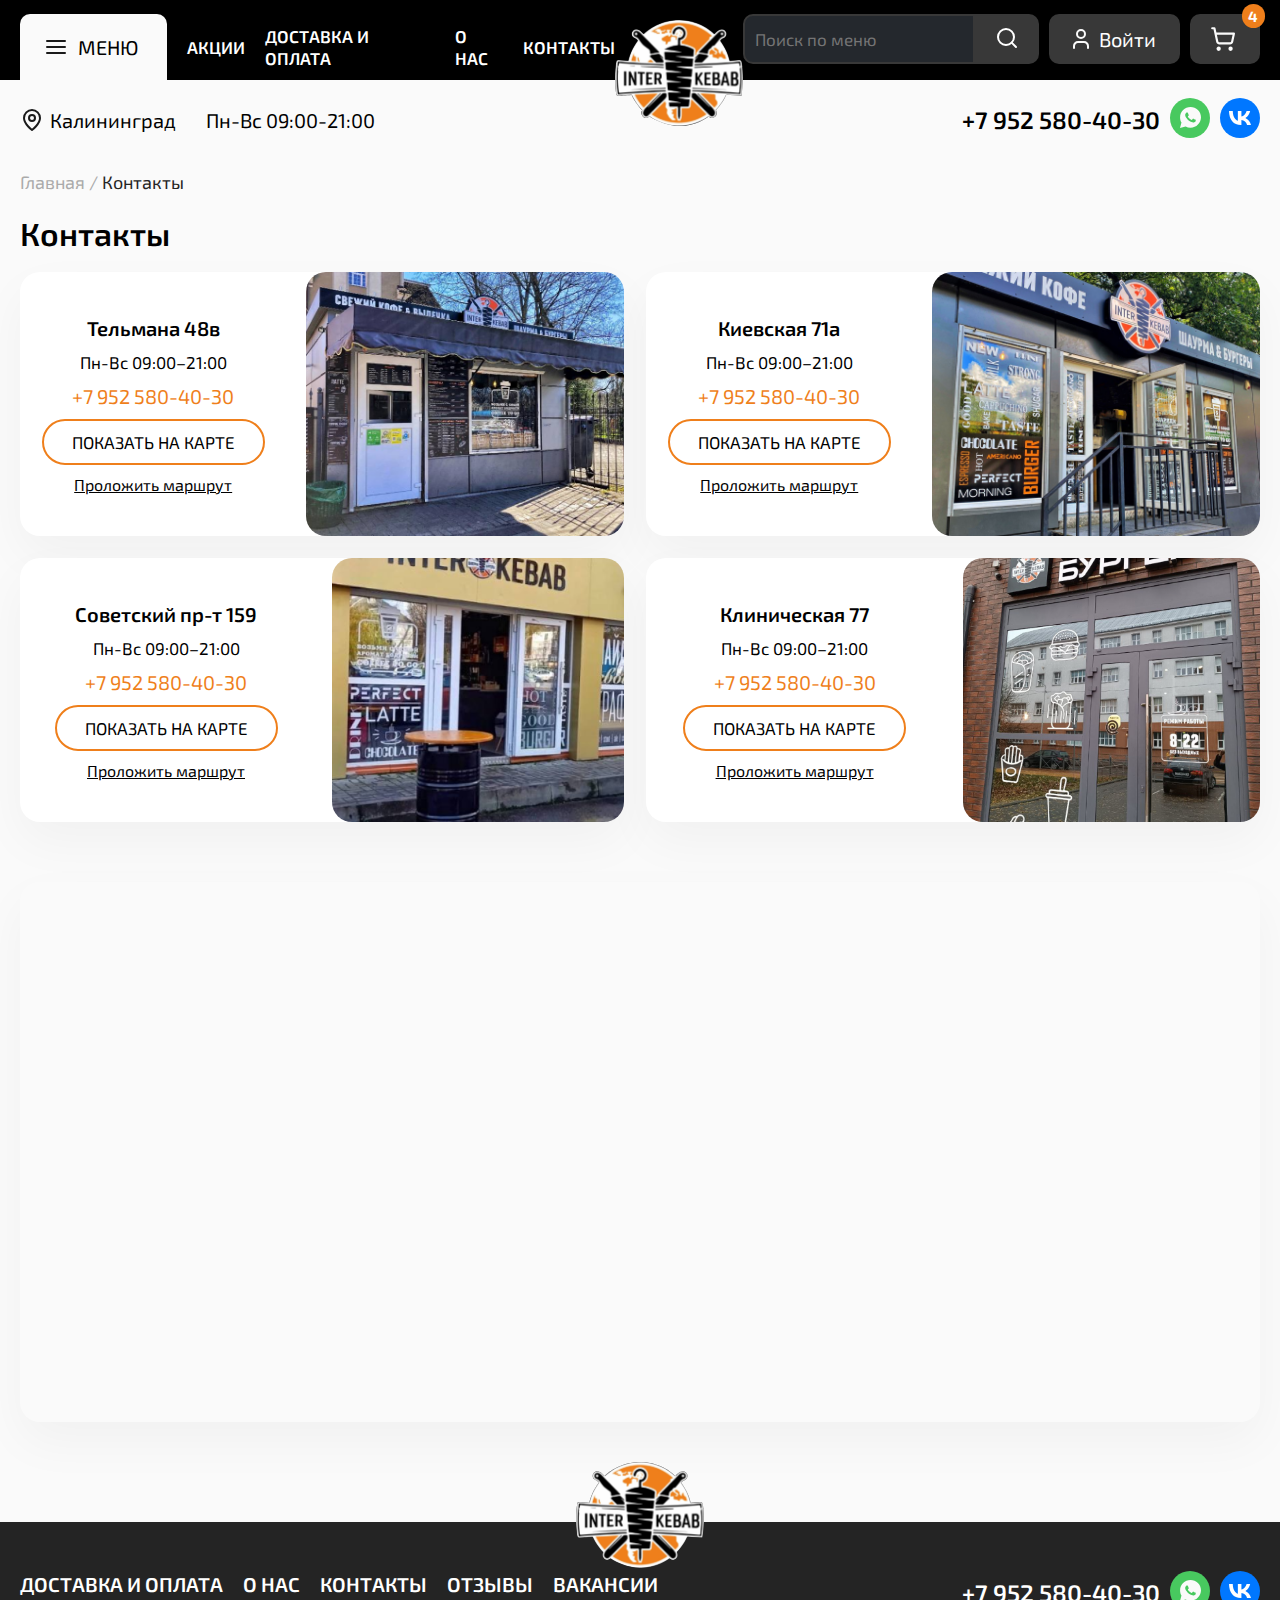
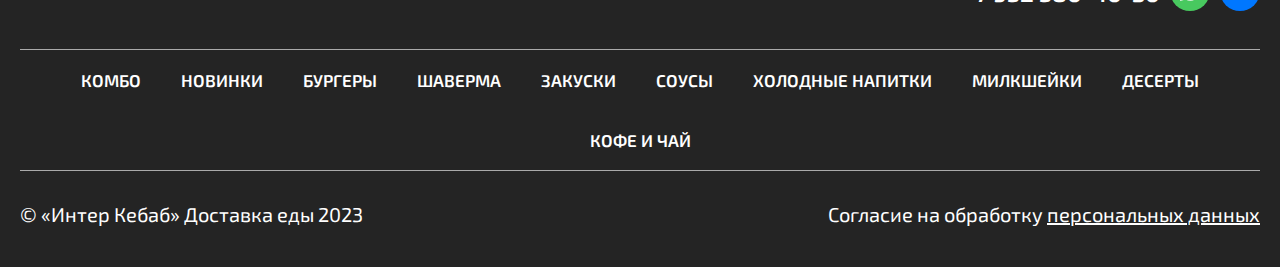
<file: contacts.html>
<!DOCTYPE html>
<html lang="en">
  <head>
    <meta charset="UTF-8" />
    <meta name="viewport" content="width=device-width, initial-scale=1.0" />

    <link rel="preconnect" href="https://fonts.googleapis.com" />
    <link rel="preconnect" href="https://fonts.gstatic.com" crossorigin />
    <link
      href="https://fonts.googleapis.com/css2?family=Exo+2:ital,wght@0,100;0,200;0,300;0,400;0,500;0,600;0,700;0,800;0,900;1,100;1,200;1,300;1,400;1,500;1,600;1,700;1,800;1,900&display=swap"
      rel="stylesheet"
    />
    <script src="https://cdnjs.cloudflare.com/ajax/libs/jquery/2.2.2/jquery.min.js"></script>

    <link
      rel="stylesheet"
      href="https://cdn.jsdelivr.net/npm/swiper@11/swiper-bundle.min.css"
    />

    <script src="https://cdn.jsdelivr.net/npm/swiper@11/swiper-bundle.min.js"></script>
    <script
      src="https://api-maps.yandex.ru/2.1/?lang=ru_RU&apikey=9128308a-c750-4f20-8e96-b73f043dfadb"
      type="text/javascript"
    ></script>

    <link rel="stylesheet" href="css/main.css" />

    <title>Контакты</title>
  </head>
  <body>
    <header class="header">
      <section class="modal-window" id="login_window">
        <div class="modal-window__background"></div>
        <div class="modal-window__content">
          <a href="#" class="modal-window__close" id="login_window__close"
            ><svg
              xmlns="http://www.w3.org/2000/svg"
              width="40"
              height="40"
              viewBox="0 0 40 40"
              fill="none"
            >
              <path
                d="M11.75 11.7505L28.2492 28.2496"
                stroke="#AAAAAA"
                stroke-width="2"
                stroke-linecap="round"
                stroke-linejoin="round"
              />
              <path
                d="M11.75 28.2495L28.2492 11.7504"
                stroke="#AAAAAA"
                stroke-width="2"
                stroke-linecap="round"
                stroke-linejoin="round"
              /></svg
          ></a>
          <form action="" class="auth-form login">
            <h2>Добро пожаловать!</h2>

            <div class="c-input">
              <input type="email" class="c-input__field" />
              <div class="c-input__bar"></div>
              <label class="c-input__label">Е-Mail</label>
            </div>

            <div class="c-input">
              <input type="password" class="c-input__field" />
              <div class="c-input__bar"></div>
              <label class="c-input__label">Пароль</label>
            </div>

            <div class="auth-form__btns">
              <button type="submit" class="btn__login">Войти</button>
              <a class="btn__signup" id="link__signup">Регистрация</a>
              <a class="btn__forgot" id="link__recovery">Забыли пароль?</a>
            </div>
          </form>

          <form class="auth-form recovery">
            <h2>Восстановление пароля</h2>
            <div class="c-input">
              <input type="email" class="c-input__field" />
              <div class="c-input__bar"></div>
              <label class="c-input__label">Е-Mail</label>
            </div>
            <span>Мы отправим код доступа на вашу электронную почту</span>
            <div class="auth-form__btns login">
              <button class="btn__login" type="submit" id="btn__recovery">
                Восстановить пароль
              </button>
            </div>
          </form>

          <div class="recovery__success" id="recovery__success">
            <img src="img/check-circle.svg" alt="" />
            <span
              >Ваша ссылка для восстановления пароля отправлена на вашу
              почту</span
            >
          </div>

          <form class="auth-form signup">
            <h2>Регистрация</h2>
            <div class="c-input">
              <input type="name" class="c-input__field" />
              <div class="c-input__bar"></div>
              <label class="c-input__label">Представьтесь, пожалуйста</label>
            </div>
            <div class="c-input">
              <input type="email" class="c-input__field" />
              <div class="c-input__bar"></div>
              <label class="c-input__label">Е-Mail</label>
            </div>
            <div class="c-input">
              <input type="password" class="c-input__field" />
              <div class="c-input__bar"></div>
              <label class="c-input__label">Пароль</label>
            </div>

            <div class="auth-form__btns login">
              <button class="btn__login" id="btn__registration" type="submit">
                Регистрация
              </button>
            </div>
          </form>

          <div class="signup__success" id="signup__success">
            <img src="img/check-circle.svg" alt="" />
            <h3>Спасибо!</h3>
            <span>Вы успешно зарегистрированы </span>
            <a class="btn__login" id="back_to_login">Войти</a>
          </div>
        </div>
      </section>
      <section class="header__mobile" id="header_mobile">
        <ul class="header__mobile__links">
          <li class="header__mobile__close" id="header__mobile__close">
            <svg
              width="44"
              height="44"
              viewBox="0 0 44 44"
              fill="none"
              xmlns="http://www.w3.org/2000/svg"
            >
              <path
                fill-rule="evenodd"
                clip-rule="evenodd"
                d="M31.7313 12.2687C31.373 11.9104 30.7921 11.9104 30.4338 12.2687L22 20.7025L13.5662 12.2687C13.2079 11.9104 12.627 11.9104 12.2687 12.2687C11.9104 12.627 11.9104 13.2079 12.2687 13.5662L20.7025 22L12.2687 30.4338C11.9104 30.7921 11.9104 31.373 12.2687 31.7313C12.627 32.0896 13.2079 32.0896 13.5662 31.7313L22 23.2975L30.4338 31.7313C30.7921 32.0896 31.373 32.0896 31.7313 31.7313C32.0896 31.373 32.0896 30.7921 31.7313 30.4338L23.2975 22L31.7313 13.5662C32.0896 13.2079 32.0896 12.627 31.7313 12.2687Z"
                fill="black"
              ></path>
            </svg>
          </li>
          <li class="header__mobile__wrapper__link"><a href="#">Акции</a></li>
          <li class="header__mobile__wrapper__link">
            <a href="#">Доставка и оплата</a>
          </li>
          <li class="header__mobile__wrapper__link"><a href="#">О нас</a></li>
          <li class="header__mobile__wrapper__link">
            <a href="#">Контакты</a>
          </li>
          <li class="header__mobile__social-links">
            <div class="whatsapp">
              <a href="#">
                <svg
                  xmlns="http://www.w3.org/2000/svg"
                  width="40"
                  height="40"
                  viewBox="0 0 40 40"
                  fill="none"
                >
                  <rect width="40" height="40" rx="20" fill="#48C95F" />
                  <path
                    d="M27.9268 12.0625C25.9512 10.0937 23.3171 9 20.5366 9C14.7561 9 10.0732 13.6667 10.0732 19.4271C10.0732 21.25 10.5854 23.0729 11.4634 24.6042L10 30L15.561 28.5417C17.0976 29.3438 18.7805 29.7812 20.5366 29.7812C26.3171 29.7812 31 25.1146 31 19.3542C30.9268 16.6563 29.9024 14.0312 27.9268 12.0625ZM25.5854 23.1458C25.3659 23.7292 24.3415 24.3125 23.8293 24.3854C23.3902 24.4583 22.8049 24.4583 22.2195 24.3125C21.8537 24.1667 21.3415 24.0208 20.7561 23.7292C18.122 22.6354 16.439 20.0104 16.2927 19.7917C16.1463 19.6458 15.1951 18.4062 15.1951 17.0937C15.1951 15.7812 15.8537 15.1979 16.0732 14.9062C16.2927 14.6146 16.5854 14.6146 16.8049 14.6146C16.9512 14.6146 17.1707 14.6146 17.3171 14.6146C17.4634 14.6146 17.6829 14.5417 17.9024 15.0521C18.122 15.5625 18.6341 16.875 18.7073 16.9479C18.7805 17.0938 18.7805 17.2396 18.7073 17.3854C18.6341 17.5312 18.561 17.6771 18.4146 17.8229C18.2683 17.9687 18.1219 18.1875 18.0488 18.2604C17.9024 18.4062 17.7561 18.5521 17.9024 18.7708C18.0488 19.0625 18.561 19.8646 19.3659 20.5937C20.3902 21.4687 21.1951 21.7604 21.4878 21.9063C21.7805 22.0521 21.9268 21.9792 22.0732 21.8333C22.2195 21.6875 22.7317 21.1042 22.878 20.8125C23.0244 20.5208 23.2439 20.5938 23.4634 20.6667C23.6829 20.7396 25 21.3958 25.2195 21.5417C25.5122 21.6875 25.6585 21.7604 25.7317 21.8333C25.8049 22.0521 25.8049 22.5625 25.5854 23.1458Z"
                    fill="#FAFAFA"
                  />
                </svg>
              </a>
            </div>
            <div class="vk">
              <a href="#">
                <svg
                  xmlns="http://www.w3.org/2000/svg"
                  width="40"
                  height="40"
                  viewBox="0 0 40 40"
                  fill="none"
                >
                  <rect width="40" height="40" rx="20" fill="#0077FF" />
                  <path
                    d="M20.9825 27C13.466 27 9.17864 21.7447 9 13H12.7651C12.8888 19.4184 15.6646 22.1371 17.8632 22.6977V13H21.4085V18.5355C23.5796 18.2973 25.8607 15.7748 26.6302 13H30.1755C29.8855 14.4391 29.3075 15.8017 28.4776 17.0025C27.6477 18.2033 26.5837 19.2166 25.3523 19.979C26.7269 20.6756 27.941 21.6615 28.9145 22.8717C29.888 24.082 30.5988 25.489 31 27H27.0974C26.7373 25.6876 26.0054 24.5128 24.9934 23.6228C23.9814 22.7328 22.7343 22.1673 21.4085 21.997V27H20.9825Z"
                    fill="white"
                  />
                </svg>
              </a>
            </div>
          </li>
        </ul>
      </section>
      <section class="header-top">
        <div class="max-width-wrapper">
          <div class="width-wrapper">
            <div class="header__top__layout">
              <ul class="header__layout__top__links">
                <li
                  class="header__layout__top__link hamburger"
                  id="header__mobile__hamburger"
                >
                  <a href="#">
                    <svg
                      xmlns="http://www.w3.org/2000/svg"
                      width="24"
                      height="24"
                      viewBox="0 0 24 24"
                      fill="none"
                    >
                      <path
                        d="M3 6H21"
                        stroke="white"
                        stroke-width="2"
                        stroke-linecap="round"
                        stroke-linejoin="round"
                      />
                      <path
                        d="M3 12H21"
                        stroke="white"
                        stroke-width="2"
                        stroke-linecap="round"
                        stroke-linejoin="round"
                      />
                      <path
                        d="M3 18H21"
                        stroke="white"
                        stroke-width="2"
                        stroke-linecap="round"
                        stroke-linejoin="round"
                      />
                    </svg>
                  </a>
                </li>
                <li class="header__layout__top__link menu">
                  <a href="#" class="header__layout__top__link__wrapper">
                    <svg
                      class="menu__hamburger"
                      xmlns="http://www.w3.org/2000/svg"
                      width="24"
                      height="24"
                      viewBox="0 0 24 24"
                      fill="none"
                    >
                      <path
                        d="M3 6H21"
                        stroke="#1A1A1A"
                        stroke-width="2"
                        stroke-linecap="round"
                        stroke-linejoin="round"
                      />
                      <path
                        d="M3 12H21"
                        stroke="#1A1A1A"
                        stroke-width="2"
                        stroke-linecap="round"
                        stroke-linejoin="round"
                      />
                      <path
                        d="M3 18H21"
                        stroke="#1A1A1A"
                        stroke-width="2"
                        stroke-linecap="round"
                        stroke-linejoin="round"
                      />
                    </svg>
                    <span>Меню</span>
                  </a>
                </li>
                <li class="header__layout__top__link link">
                  <a href="#" class="header__layout__top__link__wrapper"
                    >Акции</a
                  >
                </li>
                <li class="header__layout__top__link link">
                  <a href="#" class="header__layout__top__link__wrapper"
                    >Доставка и оплата</a
                  >
                </li>
                <li class="header__layout__top__link link">
                  <a href="#" class="header__layout__top__link__wrapper"
                    >О нас</a
                  >
                </li>
                <li class="header__layout__top__link link">
                  <a href="#" class="header__layout__top__link__wrapper"
                    >Контакты</a
                  >
                </li>
              </ul>
              <img class="header__logo" src="img/logo.svg" alt="" />
              <div class="header__layout__top__right">
                <form action="" class="header__layout__top__search">
                  <div class="header__layout__top__search__wrapper">
                    <input type="search" placeholder="Поиск по меню" />
                  </div>
                  <button type="submit">
                    <img src="img/search.svg" alt="" />
                  </button>
                </form>
                <div class="header__layout__top__auth" id="btn_auth">
                  <a class="header__layout__top__auth__btn" href="#">
                    <svg
                      xmlns="http://www.w3.org/2000/svg"
                      width="24"
                      height="24"
                      viewBox="0 0 24 24"
                      fill="none"
                    >
                      <path
                        d="M19 21V19C19 17.9391 18.5786 16.9217 17.8284 16.1716C17.0783 15.4214 16.0609 15 15 15H9C7.93913 15 6.92172 15.4214 6.17157 16.1716C5.42143 16.9217 5 17.9391 5 19V21"
                        stroke="#FAFAFA"
                        stroke-width="2"
                        stroke-linecap="round"
                        stroke-linejoin="round"
                      />
                      <path
                        d="M12 11C14.2091 11 16 9.20914 16 7C16 4.79086 14.2091 3 12 3C9.79086 3 8 4.79086 8 7C8 9.20914 9.79086 11 12 11Z"
                        stroke="#FAFAFA"
                        stroke-width="2"
                        stroke-linecap="round"
                        stroke-linejoin="round"
                      />
                    </svg>
                    <span>Войти</span>
                  </a>
                </div>

                <div class="header__layout__top__busket">
                  <a href="#" class="header__layout__top__busket__wrapper">
                    <img src="img/cart.svg" alt="" />
                  </a>
                  <div class="notification">4</div>

                  <div class="header__layout__top__busket__items">
                    <div class="header__layout__top__busket__items__wrapper">
                      <div class="header__layout__top__busket__items__content">
                        <h3>В корзине пусто.</h3>
                        <span>Добвыьте блюдо из меню прямо сейчас</span>
                      </div>

                      <a href="/Inter_Kebab-main/catalog.html" class="btn__link"
                        >Перейти в меню</a
                      >
                    </div>
                  </div>
                </div>
              </div>
            </div>
          </div>
        </div>
      </section>
      <section class="header-bottom">
        <div class="max-width-wrapper">
          <div class="width-wrapper">
            <div class="header__bottom__layout">
              <div class="header__bottom__layout__left">
                <div class="header__bottom__layout__location">
                  <img src="img/map-pin.svg" alt="" class="location" />
                  <img class="location-logo" src="img/logo.svg" alt="" />
                  <span>Калининград</span>
                </div>
                <div class="header__bottom__layout__time">
                  <h3>Калининград</h3>
                  <span>Пн-Вс 09:00-21:00</span>
                </div>
                <div class="header__bottom__layout__location__more">
                  <ul class="header__bottom__layout__location__more__items">
                    <li class="header__bottom__layout__location__more__item">
                      <a href="">Тельмана 48в</a>
                    </li>
                    <li class="header__bottom__layout__location__more__item">
                      <a href="">Советский пр-т 159 (ТЦ Гранд)</a>
                    </li>
                    <li class="header__bottom__layout__location__more__item">
                      <a href="">Киевская 71а</a>
                    </li>
                    <li class="header__bottom__layout__location__more__item">
                      <a href="">Клиническая 77</a>
                    </li>
                  </ul>
                </div>
              </div>
              <div class="header__bottom__layout__right">
                <div class="header__bottom__layout__phone">
                  <a href="tel:+79525804030">+7 952 580-40-30</a>
                </div>
                <div class="whatsapp">
                  <a href="#">
                    <svg
                      xmlns="http://www.w3.org/2000/svg"
                      width="40"
                      height="40"
                      viewBox="0 0 40 40"
                      fill="none"
                    >
                      <rect width="40" height="40" rx="20" fill="#48C95F" />
                      <path
                        d="M27.9268 12.0625C25.9512 10.0937 23.3171 9 20.5366 9C14.7561 9 10.0732 13.6667 10.0732 19.4271C10.0732 21.25 10.5854 23.0729 11.4634 24.6042L10 30L15.561 28.5417C17.0976 29.3438 18.7805 29.7812 20.5366 29.7812C26.3171 29.7812 31 25.1146 31 19.3542C30.9268 16.6563 29.9024 14.0312 27.9268 12.0625ZM25.5854 23.1458C25.3659 23.7292 24.3415 24.3125 23.8293 24.3854C23.3902 24.4583 22.8049 24.4583 22.2195 24.3125C21.8537 24.1667 21.3415 24.0208 20.7561 23.7292C18.122 22.6354 16.439 20.0104 16.2927 19.7917C16.1463 19.6458 15.1951 18.4062 15.1951 17.0937C15.1951 15.7812 15.8537 15.1979 16.0732 14.9062C16.2927 14.6146 16.5854 14.6146 16.8049 14.6146C16.9512 14.6146 17.1707 14.6146 17.3171 14.6146C17.4634 14.6146 17.6829 14.5417 17.9024 15.0521C18.122 15.5625 18.6341 16.875 18.7073 16.9479C18.7805 17.0938 18.7805 17.2396 18.7073 17.3854C18.6341 17.5312 18.561 17.6771 18.4146 17.8229C18.2683 17.9687 18.1219 18.1875 18.0488 18.2604C17.9024 18.4062 17.7561 18.5521 17.9024 18.7708C18.0488 19.0625 18.561 19.8646 19.3659 20.5937C20.3902 21.4687 21.1951 21.7604 21.4878 21.9063C21.7805 22.0521 21.9268 21.9792 22.0732 21.8333C22.2195 21.6875 22.7317 21.1042 22.878 20.8125C23.0244 20.5208 23.2439 20.5938 23.4634 20.6667C23.6829 20.7396 25 21.3958 25.2195 21.5417C25.5122 21.6875 25.6585 21.7604 25.7317 21.8333C25.8049 22.0521 25.8049 22.5625 25.5854 23.1458Z"
                        fill="#FAFAFA"
                      />
                    </svg>
                  </a>
                </div>
                <div class="vk">
                  <a href="#">
                    <svg
                      xmlns="http://www.w3.org/2000/svg"
                      width="40"
                      height="40"
                      viewBox="0 0 40 40"
                      fill="none"
                    >
                      <rect width="40" height="40" rx="20" fill="#0077FF" />
                      <path
                        d="M20.9825 27C13.466 27 9.17864 21.7447 9 13H12.7651C12.8888 19.4184 15.6646 22.1371 17.8632 22.6977V13H21.4085V18.5355C23.5796 18.2973 25.8607 15.7748 26.6302 13H30.1755C29.8855 14.4391 29.3075 15.8017 28.4776 17.0025C27.6477 18.2033 26.5837 19.2166 25.3523 19.979C26.7269 20.6756 27.941 21.6615 28.9145 22.8717C29.888 24.082 30.5988 25.489 31 27H27.0974C26.7373 25.6876 26.0054 24.5128 24.9934 23.6228C23.9814 22.7328 22.7343 22.1673 21.4085 21.997V27H20.9825Z"
                        fill="white"
                      />
                    </svg>
                  </a>
                </div>
              </div>
            </div>
          </div>
        </div>
      </section>
    </header>
    <main class="main">
      <section class="page-header">
        <div class="max-width-wrapper">
          <div class="width-wrapper">
            <div class="page-header__layout">
              <div class="page-header__layout__breadcrumb">
                <a href="#" class="page-header__layout__breadcrumb__prev"
                  >Главная /
                </a>
                <a href="#" class="page-header__layout__breadcrumb__current"
                  >Контакты</a
                >
              </div>
              <div class="page-header__layout__title">
                <h1>Контакты</h1>
              </div>
            </div>
          </div>
        </div>
      </section>

      <section class="contacts">
        <div class="max-width-wrapper">
          <div class="width-wrapper">
            <div class="contacts__layout">
              <ul class="contacts__layout__shops">
                <li class="contacts__layout__shop">
                  <div class="contacts__layout__shop__wrapper">
                    <div class="contacts__layout__shop__content">
                      <h2>Тельмана 48в</h2>
                      <span>Пн-Вс 09:00–21:00</span>
                      <a href="tel:+79525804030" class="number"
                        >+7 952 580-40-30</a
                      >
                      <a
                        target="_blank"
                        href="https://yandex.ru/maps/-/CDqHBBMJ"
                        class="show-map"
                        >показать на карте</a
                      >
                      <a
                        target="_blank"
                        href="https://yandex.ru/maps/22/kaliningrad/?ll=20.525229%2C54.736385&mode=routes&rtext=~54.736384%2C20.525229&rtt=mt&ruri=~ymapsbm1%3A%2F%2Fgeo%3Fdata%3DCgoxNDQyMDYzNjQxEkfQoNC-0YHRgdC40Y8sINCa0LDQu9C40L3QuNC90LPRgNCw0LQsINGD0LvQuNGG0LAg0KLQtdC70YzQvNCw0L3QsCwgNDjQkSIKDaszpEEVDvJaQg%2C%2C&z=17"
                        class="show-way"
                        >Проложить маршрут</a
                      >
                    </div>
                  </div>
                  <img src="img/shop-1.png" alt="" />
                </li>
                <li class="contacts__layout__shop">
                  <div class="contacts__layout__shop__wrapper">
                    <div class="contacts__layout__shop__content">
                      <h2>Киевская 71а</h2>
                      <span>Пн-Вс 09:00–21:00</span>
                      <a href="tel:+79525804030" class="number"
                        >+7 952 580-40-30</a
                      >
                      <a
                        href="https://yandex.ru/maps/-/CDqHBFJk"
                        class="show-map"
                        >показать на карте</a
                      >
                      <a
                        href="https://yandex.ru/maps/22/kaliningrad/?ll=20.482837%2C54.681462&mode=routes&rtext=~54.681461%2C20.482837&rtt=mt&ruri=~ymapsbm1%3A%2F%2Fgeo%3Fdata%3DCgo1MzE4NDQ2NjA2EkfQoNC-0YHRgdC40Y8sINCa0LDQu9C40L3QuNC90LPRgNCw0LQsINCa0LjQtdCy0YHQutCw0Y8g0YPQu9C40YbQsCwgNzHQkCIKDdnco0EV0blaQg%2C%2C&z=17"
                        class="show-way"
                        >Проложить маршрут</a
                      >
                    </div>
                  </div>
                  <img src="img/shop-2.png" alt="" />
                </li>
                <li class="contacts__layout__shop">
                  <div class="contacts__layout__shop__wrapper">
                    <div class="contacts__layout__shop__content">
                      <h2>Советский пр-т 159</h2>
                      <span>Пн-Вс 09:00–21:00</span>
                      <a href="tel:+79525804030" class="number"
                        >+7 952 580-40-30</a
                      >
                      <a
                        href="https://yandex.ru/maps/-/CDqHBF2n"
                        class="show-map"
                        >показать на карте</a
                      >
                      <a
                        href="https://yandex.ru/maps/22/kaliningrad/?ll=20.465401%2C54.742699&mode=routes&rtext=~54.742699%2C20.465401&rtt=mt&ruri=~ymapsbm1%3A%2F%2Fgeo%3Fdata%3DCgg1NjIzMTA4NRJO0KDQvtGB0YHQuNGPLCDQmtCw0LvQuNC90LjQvdCz0YDQsNC0LCDQodC-0LLQtdGC0YHQutC40Lkg0L_RgNC-0YHQv9C10LrRgiwgMTU5IgoNJLmjQRWG-FpC&z=17"
                        class="show-way"
                        >Проложить маршрут</a
                      >
                    </div>
                  </div>
                  <img src="img/shop-3.png" alt="" />
                </li>
                <li class="contacts__layout__shop">
                  <div class="contacts__layout__shop__wrapper">
                    <div class="contacts__layout__shop__content">
                      <h2>Клиническая 77</h2>
                      <span>Пн-Вс 09:00–21:00</span>
                      <a href="tel:+79525804030" class="number"
                        >+7 952 580-40-30</a
                      >
                      <a
                        href="https://yandex.ru/maps/-/CDqHBJmL"
                        class="show-map"
                        >показать на карте</a
                      >
                      <a
                        href="https://yandex.ru/maps/22/kaliningrad/?ll=20.521106%2C54.717792&mode=routes&rtext=~54.717792%2C20.521105&rtt=mt&ruri=~ymapsbm1%3A%2F%2Fgeo%3Fdata%3DCgozNDk2ODkxMTI1EkvQoNC-0YHRgdC40Y8sINCa0LDQu9C40L3QuNC90LPRgNCw0LQsINCa0LvQuNC90LjRh9C10YHQutCw0Y8g0YPQu9C40YbQsCwgNzciCg06K6RBFQTfWkI%2C&z=17"
                        class="show-way"
                        >Проложить маршрут</a
                      >
                    </div>
                  </div>
                  <img src="img/shop-4.png" alt="" />
                </li>
              </ul>
              <div class="contacts__layout__map" id="map"></div>
            </div>
          </div>
        </div>
      </section>
    </main>

    <footer class="footer">
      <div class="max-width-wrapper">
        <div class="modal-window" id="vacancies__window">
          <div class="modal-window__background"></div>
          <div class="modal-window__content">
            <a href="#" class="modal-window__close" id="vacancies_window__close"
              ><svg
                xmlns="http://www.w3.org/2000/svg"
                width="40"
                height="40"
                viewBox="0 0 40 40"
                fill="none"
              >
                <path
                  d="M11.75 11.7505L28.2492 28.2496"
                  stroke="#AAAAAA"
                  stroke-width="2"
                  stroke-linecap="round"
                  stroke-linejoin="round"
                />
                <path
                  d="M11.75 28.2495L28.2492 11.7504"
                  stroke="#AAAAAA"
                  stroke-width="2"
                  stroke-linecap="round"
                  stroke-linejoin="round"
                /></svg
            ></a>
            <h2>Приглашаем на работу</h2>
            <span
              >Ждём от вас резюме на почту
              <a href="mailto: inter.kebab@bk.ru">inter.kebab@bk.ru</a></span
            >
            <div class="modal-window__content__text">
              <div class="vacancy">
                <h3>Бариста</h3>
                <span>Обязанности</span>
                <ul>
                  <li>Общаться с гостями, принимать заказы, работа с кассой</li>
                  <li>Готовить вкусные напитки</li>
                  <li>Поддерживать порядок и чистоту</li>
                  <li>Помогать повару</li>
                </ul>
              </div>
              <div class="vacancy">
                <h3>Повар</h3>
                <span>Обязанности</span>
                <ul >
                  <li>Общаться с гостями, принимать заказы, работа с кассой</li>
                  <li>Готовить вкуснейшие шаверму и бургеры</li>
                  <li>Поддерживать порядок и чистоту на кухне</li>
                  <li>Умение готовить напитки приветствуется</li>
                </ul>
              </div>
            </div>
          </div>
        </div>
        <div class="width-wrapper">
          <div class="footer__layout">
            <img src="img/logo.svg" class="footer__layout__logo" alt="" />
            <div class="footer__layout__info">
              <ul>
                <li><a href="#">Доставка и оплата</a></li>
                <li><a href="#">О нас</a></li>
                <li><a href="#">Контакты</a></li>
                <li><a href="#">Отзывы</a></li>
                <li><a href="#" id="vacancies__modal">Вакансии</a></li>
              </ul>
              <div class="footer__layout__social">
                <div class="footer__layout__right__phone">
                  <a href="tel:+79525804030">+7 952 580-40-30</a>
                </div>
                <div class="social-links">
                  <div class="whatsapp">
                    <a href="#">
                      <svg
                        xmlns="http://www.w3.org/2000/svg"
                        width="40"
                        height="40"
                        viewBox="0 0 40 40"
                        fill="none"
                      >
                        <rect width="40" height="40" rx="20" fill="#48C95F" />
                        <path
                          d="M27.9268 12.0625C25.9512 10.0937 23.3171 9 20.5366 9C14.7561 9 10.0732 13.6667 10.0732 19.4271C10.0732 21.25 10.5854 23.0729 11.4634 24.6042L10 30L15.561 28.5417C17.0976 29.3438 18.7805 29.7812 20.5366 29.7812C26.3171 29.7812 31 25.1146 31 19.3542C30.9268 16.6563 29.9024 14.0312 27.9268 12.0625ZM25.5854 23.1458C25.3659 23.7292 24.3415 24.3125 23.8293 24.3854C23.3902 24.4583 22.8049 24.4583 22.2195 24.3125C21.8537 24.1667 21.3415 24.0208 20.7561 23.7292C18.122 22.6354 16.439 20.0104 16.2927 19.7917C16.1463 19.6458 15.1951 18.4062 15.1951 17.0937C15.1951 15.7812 15.8537 15.1979 16.0732 14.9062C16.2927 14.6146 16.5854 14.6146 16.8049 14.6146C16.9512 14.6146 17.1707 14.6146 17.3171 14.6146C17.4634 14.6146 17.6829 14.5417 17.9024 15.0521C18.122 15.5625 18.6341 16.875 18.7073 16.9479C18.7805 17.0938 18.7805 17.2396 18.7073 17.3854C18.6341 17.5312 18.561 17.6771 18.4146 17.8229C18.2683 17.9687 18.1219 18.1875 18.0488 18.2604C17.9024 18.4062 17.7561 18.5521 17.9024 18.7708C18.0488 19.0625 18.561 19.8646 19.3659 20.5937C20.3902 21.4687 21.1951 21.7604 21.4878 21.9063C21.7805 22.0521 21.9268 21.9792 22.0732 21.8333C22.2195 21.6875 22.7317 21.1042 22.878 20.8125C23.0244 20.5208 23.2439 20.5938 23.4634 20.6667C23.6829 20.7396 25 21.3958 25.2195 21.5417C25.5122 21.6875 25.6585 21.7604 25.7317 21.8333C25.8049 22.0521 25.8049 22.5625 25.5854 23.1458Z"
                          fill="#FAFAFA"
                        />
                      </svg>
                    </a>
                  </div>
                  <div class="vk">
                    <a href="#">
                      <svg
                        xmlns="http://www.w3.org/2000/svg"
                        width="40"
                        height="40"
                        viewBox="0 0 40 40"
                        fill="none"
                      >
                        <rect width="40" height="40" rx="20" fill="#0077FF" />
                        <path
                          d="M20.9825 27C13.466 27 9.17864 21.7447 9 13H12.7651C12.8888 19.4184 15.6646 22.1371 17.8632 22.6977V13H21.4085V18.5355C23.5796 18.2973 25.8607 15.7748 26.6302 13H30.1755C29.8855 14.4391 29.3075 15.8017 28.4776 17.0025C27.6477 18.2033 26.5837 19.2166 25.3523 19.979C26.7269 20.6756 27.941 21.6615 28.9145 22.8717C29.888 24.082 30.5988 25.489 31 27H27.0974C26.7373 25.6876 26.0054 24.5128 24.9934 23.6228C23.9814 22.7328 22.7343 22.1673 21.4085 21.997V27H20.9825Z"
                          fill="white"
                        />
                      </svg>
                    </a>
                  </div>
                </div>
              </div>
            </div>
            <div class="footer__layout__menu">
              <ul>
                <li><a href="#">Комбо</a></li>
                <li><a href="#">Новинки</a></li>
                <li><a href="#">Бургеры</a></li>
                <li><a href="#">Шаверма</a></li>
                <li><a href="#">Закуски</a></li>
                <li><a href="#">Соусы</a></li>
                <li><a href="#">Холодные напитки</a></li>
                <li><a href="#">Милкшейки</a></li>
                <li><a href="#">Десерты</a></li>
                <li><a href="#">Кофе и чай</a></li>
              </ul>
            </div>
            <div class="footer__layout__copyright">
              <span>© «Интер Кебаб» Доставка еды 2023</span>
              <span
                >Согласие на обработку <a href="#">персональных данных</a></span
              >
            </div>
          </div>
        </div>
      </div>
    </footer>
    <script src="js/script.js"></script>
    <script src="js/map.js"></script>
  </body>
</html>
</file>
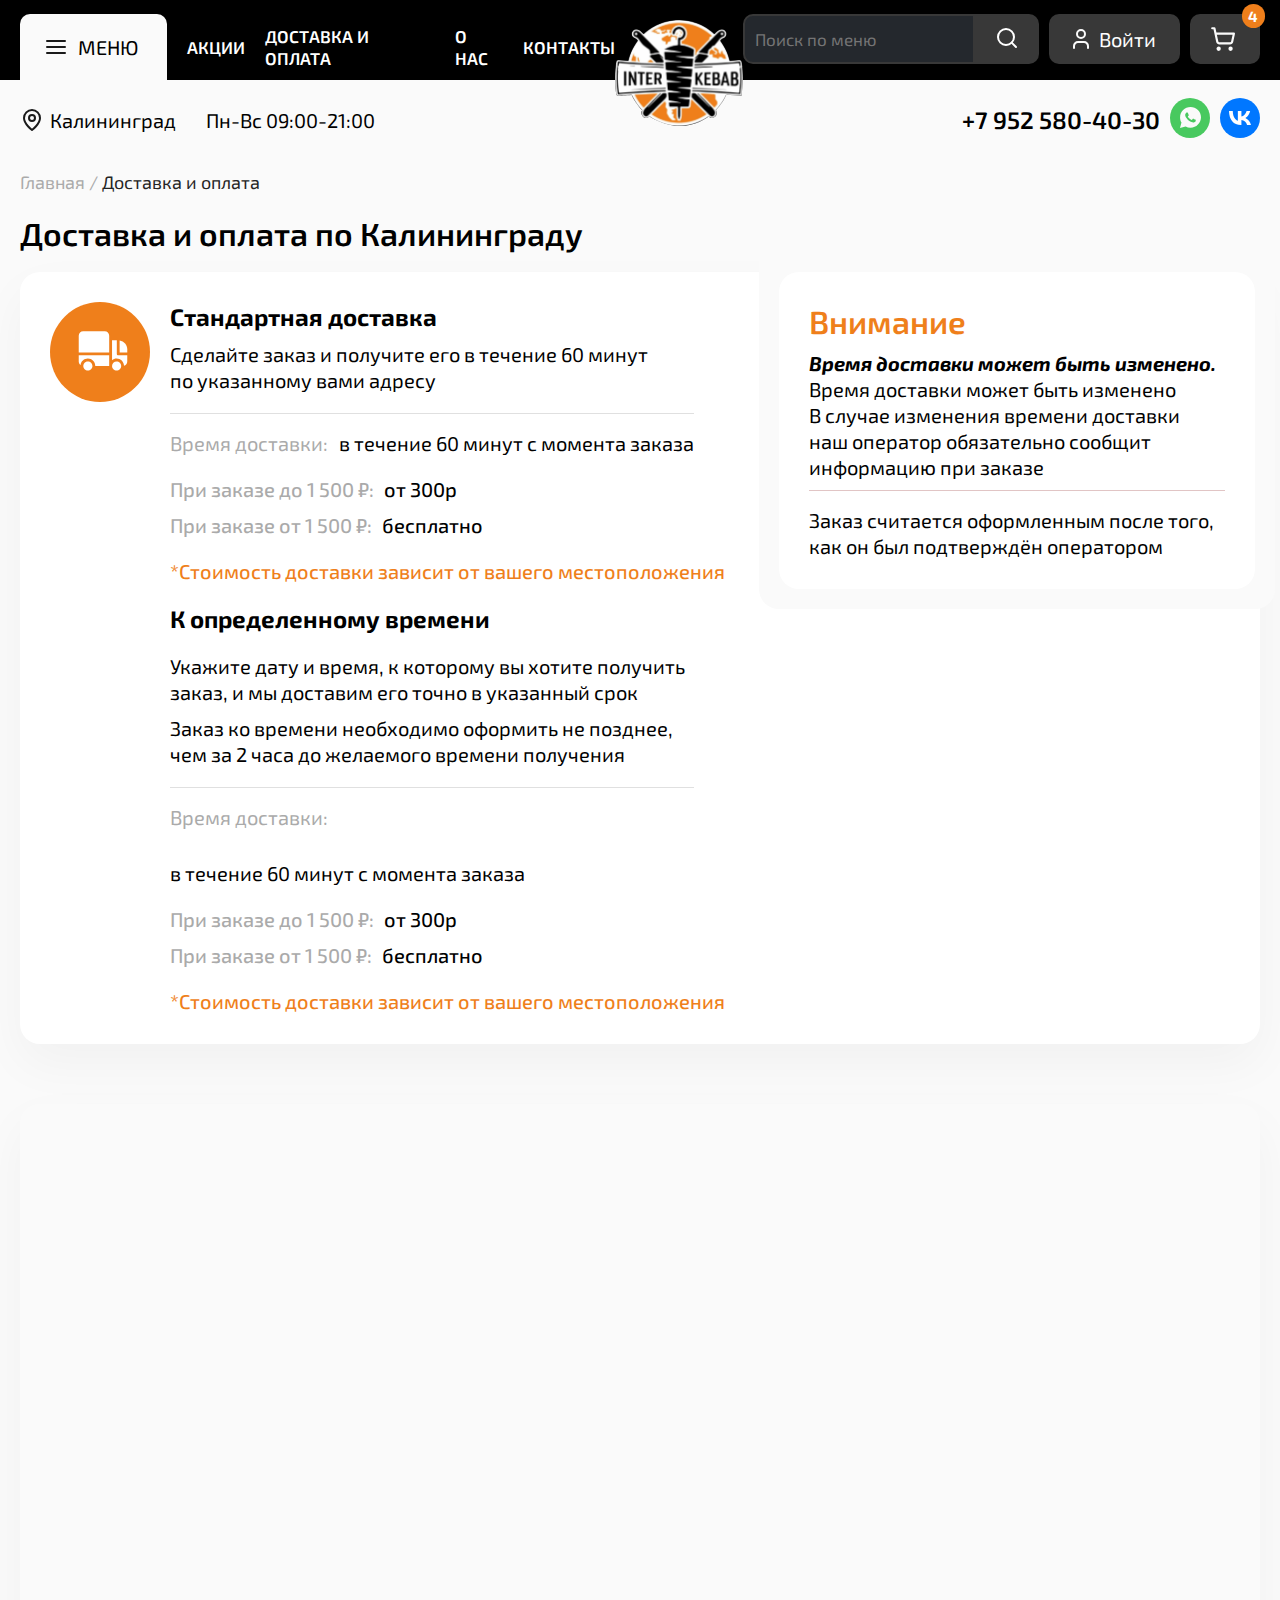
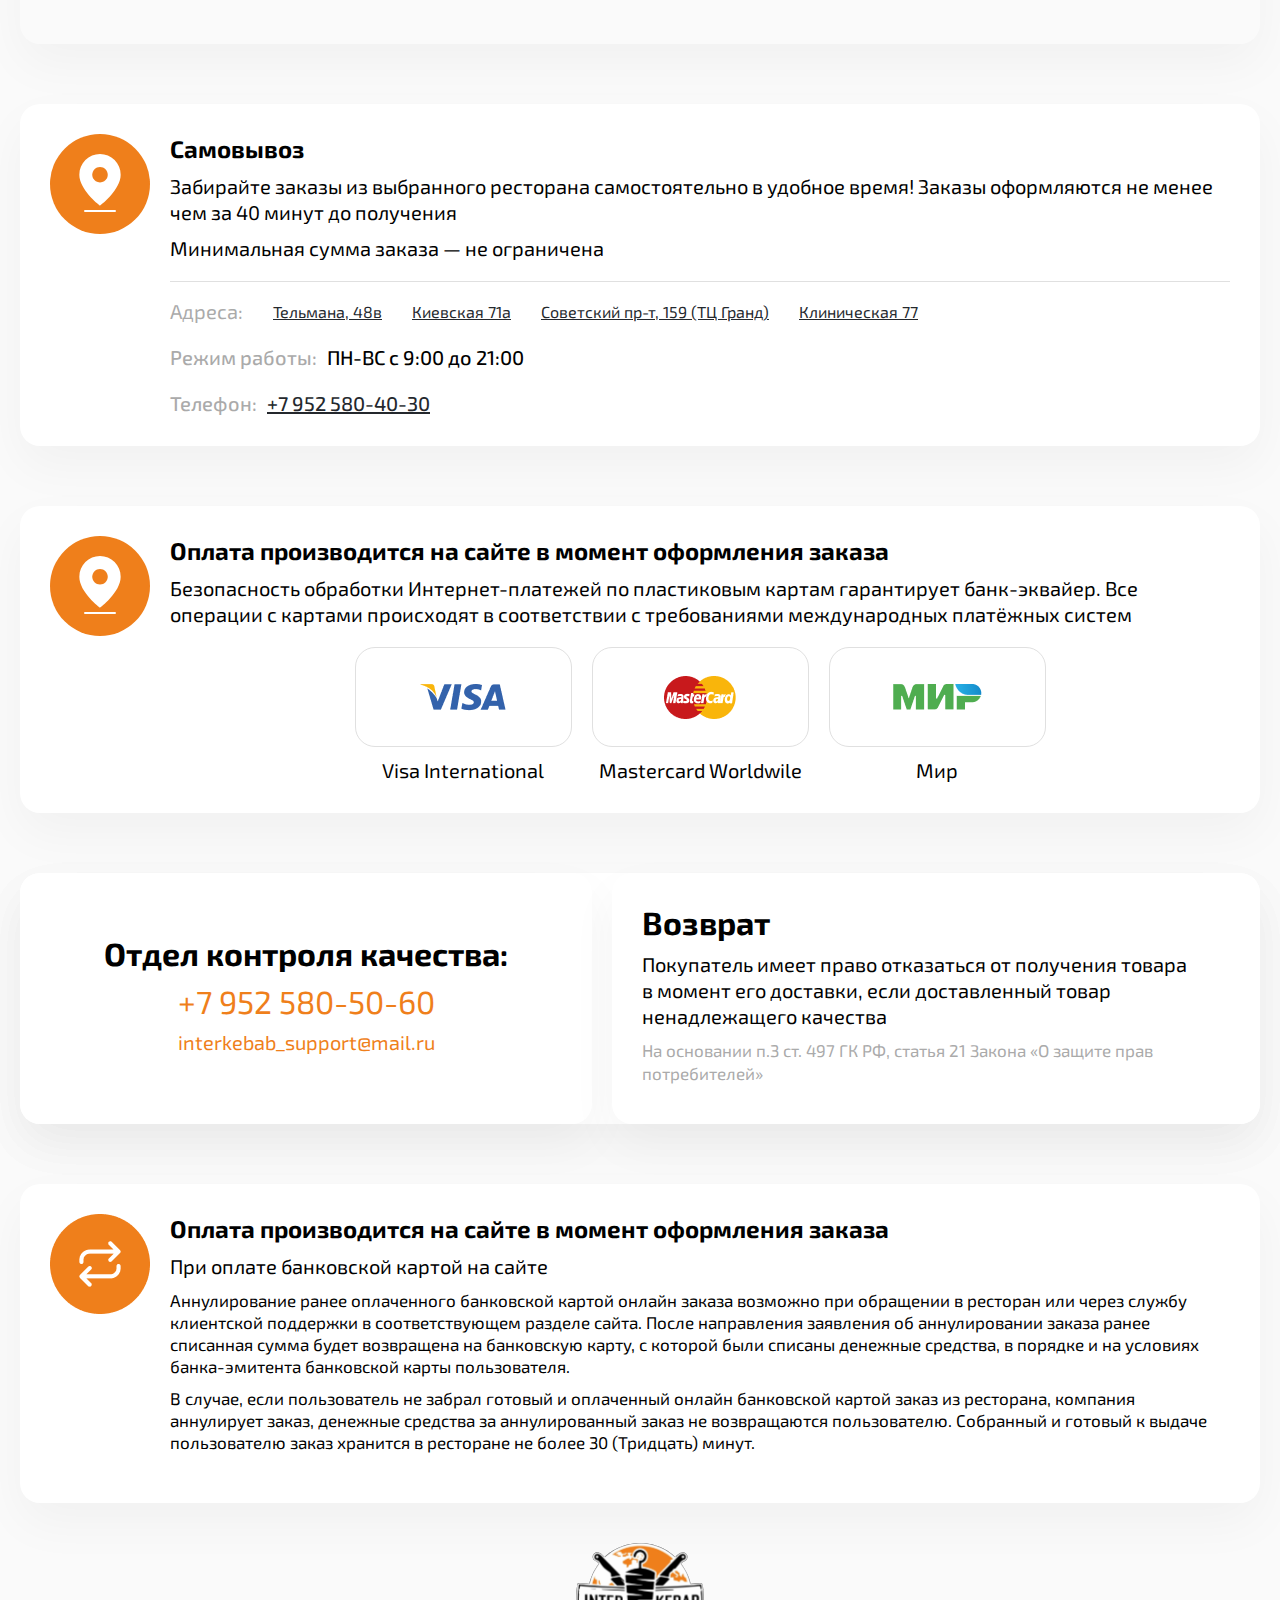
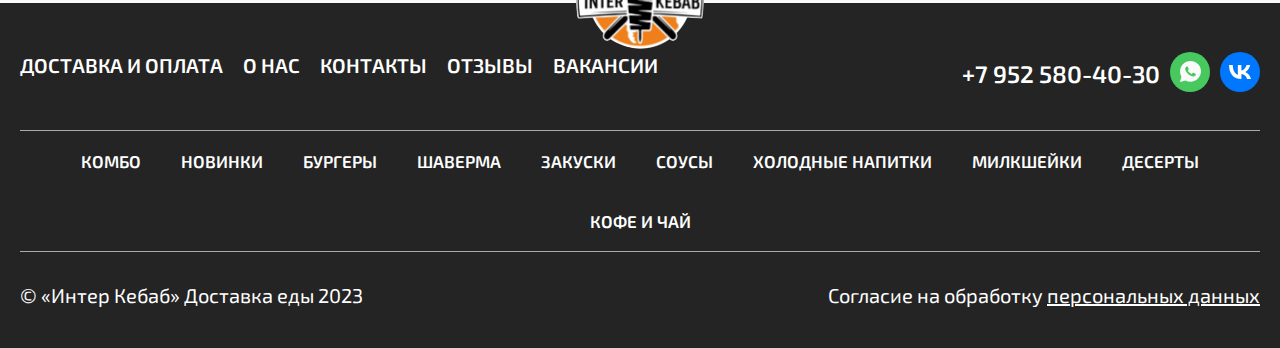
<file: delivery.html>
<!DOCTYPE html>
<html lang="en">
  <head>
    <meta charset="UTF-8" />
    <meta name="viewport" content="width=device-width, initial-scale=1.0" />

    <link rel="preconnect" href="https://fonts.googleapis.com" />
    <link rel="preconnect" href="https://fonts.gstatic.com" crossorigin />
    <link
      href="https://fonts.googleapis.com/css2?family=Exo+2:ital,wght@0,100;0,200;0,300;0,400;0,500;0,600;0,700;0,800;0,900;1,100;1,200;1,300;1,400;1,500;1,600;1,700;1,800;1,900&display=swap"
      rel="stylesheet"
    />

    <link
      rel="stylesheet"
      href="https://cdn.jsdelivr.net/npm/swiper@11/swiper-bundle.min.css"
    />

    <script src="https://cdn.jsdelivr.net/npm/swiper@11/swiper-bundle.min.js"></script>
    <script src="https://cdnjs.cloudflare.com/ajax/libs/jquery/2.2.2/jquery.min.js"></script>
    <link rel="stylesheet" href="css/main.css" />

    <title>Главная</title>
  </head>
  <body>
    <header class="header">
      <section class="modal-window" id="login_window">
        <div class="modal-window__background"></div>
        <div class="modal-window__content">
          <div class="modal-window__close" id="login_window__close">
            <svg
              xmlns="http://www.w3.org/2000/svg"
              width="40"
              height="40"
              viewBox="0 0 40 40"
              fill="none"
            >
              <path
                d="M11.75 11.7505L28.2492 28.2496"
                stroke="#AAAAAA"
                stroke-width="2"
                stroke-linecap="round"
                stroke-linejoin="round"
              />
              <path
                d="M11.75 28.2495L28.2492 11.7504"
                stroke="#AAAAAA"
                stroke-width="2"
                stroke-linecap="round"
                stroke-linejoin="round"
              />
            </svg>
          </div>
          <form action="" class="auth-form login">
            <h2>Добро пожаловать!</h2>

            <div class="c-input">
              <input type="email" class="c-input__field" />
              <div class="c-input__bar"></div>
              <label class="c-input__label">Е-Mail</label>
            </div>

            <div class="c-input">
              <input type="password" class="c-input__field" />
              <div class="c-input__bar"></div>
              <label class="c-input__label">Пароль</label>
            </div>

            <div class="auth-form__btns">
              <button type="submit" class="btn__login">Войти</button>
              <a class="btn__signup" id="link__signup">Регистрация</a>
              <a class="btn__forgot" id="link__recovery">Забыли пароль?</a>
            </div>
          </form>

          <form class="auth-form recovery">
            <h2>Восстановление пароля</h2>
            <div class="c-input">
              <input type="email" class="c-input__field" />
              <div class="c-input__bar"></div>
              <label class="c-input__label">Е-Mail</label>
            </div>
            <span>Мы отправим код доступа на вашу электронную почту</span>
            <div class="auth-form__btns login">
              <button class="btn__login" type="submit" id="btn__recovery">
                Восстановить пароль
              </button>
            </div>
          </form>

          <div class="recovery__success" id="recovery__success">
            <img src="img/check-circle.svg" alt="" />
            <span
              >Ваша ссылка для восстановления пароля отправлена на вашу
              почту</span
            >
          </div>

          <form class="auth-form signup">
            <h2>Регистрация</h2>
            <div class="c-input">
              <input type="name" class="c-input__field" />
              <div class="c-input__bar"></div>
              <label class="c-input__label">Представьтесь, пожалуйста</label>
            </div>
            <div class="c-input">
              <input type="email" class="c-input__field" />
              <div class="c-input__bar"></div>
              <label class="c-input__label">Е-Mail</label>
            </div>
            <div class="c-input">
              <input type="password" class="c-input__field" />
              <div class="c-input__bar"></div>
              <label class="c-input__label">Пароль</label>
            </div>

            <div class="auth-form__btns login">
              <button class="btn__login" id="btn__registration" type="submit">
                Регистрация
              </button>
            </div>
          </form>

          <div class="signup__success" id="signup__success">
            <img src="img/check-circle.svg" alt="" />
            <h3>Спасибо!</h3>
            <span>Вы успешно зарегистрированы </span>
            <a class="btn__login" id="back_to_login">Войти</a>
          </div>
        </div>
      </section>
      <section class="header__mobile" id="header_mobile">
        <ul class="header__mobile__links">
          <li class="header__mobile__close" id="header__mobile__close">
            <svg
              width="44"
              height="44"
              viewBox="0 0 44 44"
              fill="none"
              xmlns="http://www.w3.org/2000/svg"
            >
              <path
                fill-rule="evenodd"
                clip-rule="evenodd"
                d="M31.7313 12.2687C31.373 11.9104 30.7921 11.9104 30.4338 12.2687L22 20.7025L13.5662 12.2687C13.2079 11.9104 12.627 11.9104 12.2687 12.2687C11.9104 12.627 11.9104 13.2079 12.2687 13.5662L20.7025 22L12.2687 30.4338C11.9104 30.7921 11.9104 31.373 12.2687 31.7313C12.627 32.0896 13.2079 32.0896 13.5662 31.7313L22 23.2975L30.4338 31.7313C30.7921 32.0896 31.373 32.0896 31.7313 31.7313C32.0896 31.373 32.0896 30.7921 31.7313 30.4338L23.2975 22L31.7313 13.5662C32.0896 13.2079 32.0896 12.627 31.7313 12.2687Z"
                fill="black"
              ></path>
            </svg>
          </li>
          <li class="header__mobile__wrapper__link">
            <a href="https://i1kazma.github.io/Inter_Kebab/sales">Акции</a>
          </li>
          <li class="header__mobile__wrapper__link">
            <a href="https://i1kazma.github.io/Inter_Kebab/delivery"
              >Доставка и оплата</a
            >
          </li>
          <li class="header__mobile__wrapper__link">
            <a href="https://i1kazma.github.io/Inter_Kebab/about">О нас</a>
          </li>
          <li class="header__mobile__wrapper__link">
            <a href="https://i1kazma.github.io/Inter_Kebab/contacts"
              >Контакты</a
            >
          </li>
          <li class="header__mobile__social-links">
            <div class="whatsapp">
              <a href="#">
                <svg
                  xmlns="http://www.w3.org/2000/svg"
                  width="40"
                  height="40"
                  viewBox="0 0 40 40"
                  fill="none"
                >
                  <rect width="40" height="40" rx="20" fill="#48C95F" />
                  <path
                    d="M27.9268 12.0625C25.9512 10.0937 23.3171 9 20.5366 9C14.7561 9 10.0732 13.6667 10.0732 19.4271C10.0732 21.25 10.5854 23.0729 11.4634 24.6042L10 30L15.561 28.5417C17.0976 29.3438 18.7805 29.7812 20.5366 29.7812C26.3171 29.7812 31 25.1146 31 19.3542C30.9268 16.6563 29.9024 14.0312 27.9268 12.0625ZM25.5854 23.1458C25.3659 23.7292 24.3415 24.3125 23.8293 24.3854C23.3902 24.4583 22.8049 24.4583 22.2195 24.3125C21.8537 24.1667 21.3415 24.0208 20.7561 23.7292C18.122 22.6354 16.439 20.0104 16.2927 19.7917C16.1463 19.6458 15.1951 18.4062 15.1951 17.0937C15.1951 15.7812 15.8537 15.1979 16.0732 14.9062C16.2927 14.6146 16.5854 14.6146 16.8049 14.6146C16.9512 14.6146 17.1707 14.6146 17.3171 14.6146C17.4634 14.6146 17.6829 14.5417 17.9024 15.0521C18.122 15.5625 18.6341 16.875 18.7073 16.9479C18.7805 17.0938 18.7805 17.2396 18.7073 17.3854C18.6341 17.5312 18.561 17.6771 18.4146 17.8229C18.2683 17.9687 18.1219 18.1875 18.0488 18.2604C17.9024 18.4062 17.7561 18.5521 17.9024 18.7708C18.0488 19.0625 18.561 19.8646 19.3659 20.5937C20.3902 21.4687 21.1951 21.7604 21.4878 21.9063C21.7805 22.0521 21.9268 21.9792 22.0732 21.8333C22.2195 21.6875 22.7317 21.1042 22.878 20.8125C23.0244 20.5208 23.2439 20.5938 23.4634 20.6667C23.6829 20.7396 25 21.3958 25.2195 21.5417C25.5122 21.6875 25.6585 21.7604 25.7317 21.8333C25.8049 22.0521 25.8049 22.5625 25.5854 23.1458Z"
                    fill="#FAFAFA"
                  />
                </svg>
              </a>
            </div>
            <div class="vk">
              <a href="#">
                <svg
                  xmlns="http://www.w3.org/2000/svg"
                  width="40"
                  height="40"
                  viewBox="0 0 40 40"
                  fill="none"
                >
                  <rect width="40" height="40" rx="20" fill="#0077FF" />
                  <path
                    d="M20.9825 27C13.466 27 9.17864 21.7447 9 13H12.7651C12.8888 19.4184 15.6646 22.1371 17.8632 22.6977V13H21.4085V18.5355C23.5796 18.2973 25.8607 15.7748 26.6302 13H30.1755C29.8855 14.4391 29.3075 15.8017 28.4776 17.0025C27.6477 18.2033 26.5837 19.2166 25.3523 19.979C26.7269 20.6756 27.941 21.6615 28.9145 22.8717C29.888 24.082 30.5988 25.489 31 27H27.0974C26.7373 25.6876 26.0054 24.5128 24.9934 23.6228C23.9814 22.7328 22.7343 22.1673 21.4085 21.997V27H20.9825Z"
                    fill="white"
                  />
                </svg>
              </a>
            </div>
          </li>
        </ul>
      </section>
      <section class="header-top">
        <div class="max-width-wrapper">
          <div class="width-wrapper">
            <div class="header__top__layout">
              <ul class="header__layout__top__links">
                <li
                  class="header__layout__top__link hamburger"
                  id="header__mobile__hamburger"
                >
                  <a href="#">
                    <svg
                      xmlns="http://www.w3.org/2000/svg"
                      width="24"
                      height="24"
                      viewBox="0 0 24 24"
                      fill="none"
                    >
                      <path
                        d="M3 6H21"
                        stroke="white"
                        stroke-width="2"
                        stroke-linecap="round"
                        stroke-linejoin="round"
                      />
                      <path
                        d="M3 12H21"
                        stroke="white"
                        stroke-width="2"
                        stroke-linecap="round"
                        stroke-linejoin="round"
                      />
                      <path
                        d="M3 18H21"
                        stroke="white"
                        stroke-width="2"
                        stroke-linecap="round"
                        stroke-linejoin="round"
                      />
                    </svg>
                  </a>
                </li>
                <li class="header__layout__top__link menu">
                  <a
                    href="https://i1kazma.github.io/Inter_Kebab/catalog"
                    class="header__layout__top__link__wrapper"
                  >
                    <svg
                      class="menu__hamburger"
                      xmlns="http://www.w3.org/2000/svg"
                      width="24"
                      height="24"
                      viewBox="0 0 24 24"
                      fill="none"
                    >
                      <path
                        d="M3 6H21"
                        stroke="#1A1A1A"
                        stroke-width="2"
                        stroke-linecap="round"
                        stroke-linejoin="round"
                      />
                      <path
                        d="M3 12H21"
                        stroke="#1A1A1A"
                        stroke-width="2"
                        stroke-linecap="round"
                        stroke-linejoin="round"
                      />
                      <path
                        d="M3 18H21"
                        stroke="#1A1A1A"
                        stroke-width="2"
                        stroke-linecap="round"
                        stroke-linejoin="round"
                      />
                    </svg>
                    <span>Меню</span>
                  </a>
                </li>
                <li class="header__layout__top__link link">
                  <a
                    href="https://i1kazma.github.io/Inter_Kebab/sales"
                    class="header__layout__top__link__wrapper"
                    >Акции</a
                  >
                </li>
                <li class="header__layout__top__link link">
                  <a
                    href="https://i1kazma.github.io/Inter_Kebab/delivery"
                    class="header__layout__top__link__wrapper"
                    >Доставка и оплата</a
                  >
                </li>
                <li class="header__layout__top__link link">
                  <a
                    href="https://i1kazma.github.io/Inter_Kebab/about"
                    class="header__layout__top__link__wrapper"
                    >О нас</a
                  >
                </li>
                <li class="header__layout__top__link link">
                  <a
                    href="https://i1kazma.github.io/Inter_Kebab/contacts"
                    class="header__layout__top__link__wrapper"
                    >Контакты</a
                  >
                </li>
              </ul>
              <img class="header__logo" src="img/logo.svg" alt="" />
              <div class="header__layout__top__right">
                <form action="" class="header__layout__top__search">
                  <div class="header__layout__top__search__wrapper">
                    <input type="search" placeholder="Поиск по меню" />
                  </div>
                  <button type="submit">
                    <img src="img/search.svg" alt="" />
                  </button>
                </form>
                <div class="header__layout__top__auth" id="btn_auth">
                  <a class="header__layout__top__auth__btn" href="#">
                    <svg
                      xmlns="http://www.w3.org/2000/svg"
                      width="24"
                      height="24"
                      viewBox="0 0 24 24"
                      fill="none"
                    >
                      <path
                        d="M19 21V19C19 17.9391 18.5786 16.9217 17.8284 16.1716C17.0783 15.4214 16.0609 15 15 15H9C7.93913 15 6.92172 15.4214 6.17157 16.1716C5.42143 16.9217 5 17.9391 5 19V21"
                        stroke="#FAFAFA"
                        stroke-width="2"
                        stroke-linecap="round"
                        stroke-linejoin="round"
                      />
                      <path
                        d="M12 11C14.2091 11 16 9.20914 16 7C16 4.79086 14.2091 3 12 3C9.79086 3 8 4.79086 8 7C8 9.20914 9.79086 11 12 11Z"
                        stroke="#FAFAFA"
                        stroke-width="2"
                        stroke-linecap="round"
                        stroke-linejoin="round"
                      />
                    </svg>
                    <span>Войти</span>
                  </a>
                </div>

                <div class="header__layout__top__busket">
                  <a href="#" class="header__layout__top__busket__wrapper">
                    <img src="img/cart.svg" alt="" />
                  </a>
                  <div class="notification">4</div>

                  <div class="header__layout__top__busket__items">
                    <div class="header__layout__top__busket__items__wrapper">
                      <div class="header__layout__top__busket__items__content">
                        <h3>В корзине пусто.</h3>
                        <span>Добавьте блюдо из меню прямо сейчас</span>
                      </div>

                      <a href="/Inter_Kebab-main/catalog.html" class="btn__link"
                        >Перейти в меню</a
                      >
                    </div>
                  </div>
                </div>
              </div>
            </div>
          </div>
        </div>
      </section>
      <section class="header-bottom">
        <div class="max-width-wrapper">
          <div class="width-wrapper">
            <div class="header__bottom__layout">
              <div class="header__bottom__layout__left">
                <div class="header__bottom__layout__location">
                  <img src="img/map-pin.svg" alt="" class="location" />
                  <img class="location-logo" src="img/logo.svg" alt="" />
                  <span>Калининград</span>
                </div>
                <div class="header__bottom__layout__time">
                  <h3>Калининград</h3>
                  <span>Пн-Вс 09:00-21:00</span>
                </div>
                <div class="header__bottom__layout__location__more">
                  <ul class="header__bottom__layout__location__more__items">
                    <li class="header__bottom__layout__location__more__item">
                      <a href="">Тельмана 48в</a>
                    </li>
                    <li class="header__bottom__layout__location__more__item">
                      <a href="">Советский пр-т 159 (ТЦ Гранд)</a>
                    </li>
                    <li class="header__bottom__layout__location__more__item">
                      <a href="">Киевская 71а</a>
                    </li>
                    <li class="header__bottom__layout__location__more__item">
                      <a href="">Клиническая 77</a>
                    </li>
                  </ul>
                </div>
              </div>
              <div class="header__bottom__layout__right">
                <div class="header__bottom__layout__phone">
                  <a href="tel:+79525804030">+7 952 580-40-30</a>
                </div>
                <div class="whatsapp">
                  <a href="#">
                    <svg
                      xmlns="http://www.w3.org/2000/svg"
                      width="40"
                      height="40"
                      viewBox="0 0 40 40"
                      fill="none"
                    >
                      <rect width="40" height="40" rx="20" fill="#48C95F" />
                      <path
                        d="M27.9268 12.0625C25.9512 10.0937 23.3171 9 20.5366 9C14.7561 9 10.0732 13.6667 10.0732 19.4271C10.0732 21.25 10.5854 23.0729 11.4634 24.6042L10 30L15.561 28.5417C17.0976 29.3438 18.7805 29.7812 20.5366 29.7812C26.3171 29.7812 31 25.1146 31 19.3542C30.9268 16.6563 29.9024 14.0312 27.9268 12.0625ZM25.5854 23.1458C25.3659 23.7292 24.3415 24.3125 23.8293 24.3854C23.3902 24.4583 22.8049 24.4583 22.2195 24.3125C21.8537 24.1667 21.3415 24.0208 20.7561 23.7292C18.122 22.6354 16.439 20.0104 16.2927 19.7917C16.1463 19.6458 15.1951 18.4062 15.1951 17.0937C15.1951 15.7812 15.8537 15.1979 16.0732 14.9062C16.2927 14.6146 16.5854 14.6146 16.8049 14.6146C16.9512 14.6146 17.1707 14.6146 17.3171 14.6146C17.4634 14.6146 17.6829 14.5417 17.9024 15.0521C18.122 15.5625 18.6341 16.875 18.7073 16.9479C18.7805 17.0938 18.7805 17.2396 18.7073 17.3854C18.6341 17.5312 18.561 17.6771 18.4146 17.8229C18.2683 17.9687 18.1219 18.1875 18.0488 18.2604C17.9024 18.4062 17.7561 18.5521 17.9024 18.7708C18.0488 19.0625 18.561 19.8646 19.3659 20.5937C20.3902 21.4687 21.1951 21.7604 21.4878 21.9063C21.7805 22.0521 21.9268 21.9792 22.0732 21.8333C22.2195 21.6875 22.7317 21.1042 22.878 20.8125C23.0244 20.5208 23.2439 20.5938 23.4634 20.6667C23.6829 20.7396 25 21.3958 25.2195 21.5417C25.5122 21.6875 25.6585 21.7604 25.7317 21.8333C25.8049 22.0521 25.8049 22.5625 25.5854 23.1458Z"
                        fill="#FAFAFA"
                      />
                    </svg>
                  </a>
                </div>
                <div class="vk">
                  <a href="#">
                    <svg
                      xmlns="http://www.w3.org/2000/svg"
                      width="40"
                      height="40"
                      viewBox="0 0 40 40"
                      fill="none"
                    >
                      <rect width="40" height="40" rx="20" fill="#0077FF" />
                      <path
                        d="M20.9825 27C13.466 27 9.17864 21.7447 9 13H12.7651C12.8888 19.4184 15.6646 22.1371 17.8632 22.6977V13H21.4085V18.5355C23.5796 18.2973 25.8607 15.7748 26.6302 13H30.1755C29.8855 14.4391 29.3075 15.8017 28.4776 17.0025C27.6477 18.2033 26.5837 19.2166 25.3523 19.979C26.7269 20.6756 27.941 21.6615 28.9145 22.8717C29.888 24.082 30.5988 25.489 31 27H27.0974C26.7373 25.6876 26.0054 24.5128 24.9934 23.6228C23.9814 22.7328 22.7343 22.1673 21.4085 21.997V27H20.9825Z"
                        fill="white"
                      />
                    </svg>
                  </a>
                </div>
              </div>
            </div>
          </div>
        </div>
      </section>
    </header>

    <main class="main">
      <section class="page-header">
        <div class="max-width-wrapper">
          <div class="width-wrapper">
            <div class="page-header__layout">
              <div class="page-header__layout__breadcrumb">
                <a href="#" class="page-header__layout__breadcrumb__prev"
                  >Главная /
                </a>
                <a href="#" class="page-header__layout__breadcrumb__current"
                  >Доставка и оплата</a
                >
              </div>
              <div class="page-header__layout__title">
                <h1>Доставка и оплата по Калининграду</h1>
                <div class="page-header__layout__title__btns"></div>
              </div>
            </div>
          </div>
        </div>
      </section>
      <section class="delivery">
        <div class="max-width-wrapper">
          <div class="width-wrapper">
            <div class="delivery__layout">
              <div class="normal-delivery">
                <img src="img/car.svg" alt="" />
                <div class="delivery-content">
                  <div class="delivery-header">
                    <div class="delivery-header__top">
                      <div class="delivery-header__title">
                        <h2>Стандартная доставка</h2>
                        <span
                          >Сделайте заказ и получите его в течение 60 минут
                          по указанному вами адресу</span
                        >
                      </div>
                    </div>
                    <div class="delivery-header__info border">
                      <span>Время доставки:</span>
                      <span>в течение 60 минут с момента заказа</span>
                    </div>
                    <div class="delivery-header__info">
                      <div class="delivery-header__info__text">
                        <span>При заказе до 1 500 ₽:</span>
                        <span>от 300р</span>
                      </div>
                      <div class="delivery-header__info__text">
                        <span>При заказе от 1 500 ₽: </span>
                        <span>бесплатно</span>
                      </div>
                    </div>
                    <div class="delivery-header__notice">
                      <span
                        >*Стоимость доставки зависит от вашего
                        местоположения</span
                      >
                    </div>
                  </div>
                  <div class="delivery-body">
                    <h2>К определенному времени</h2>
                    <div class="delivery-body__text">
                      <span>
                        Укажите дату и время, к которому вы хотите получить
                        заказ, и мы доставим его точно в указанный срок</span
                      >
                      <span>
                        Заказ ко времени необходимо оформить не позднее,
                        чем за 2 часа до желаемого времени получения</span
                      >
                    </div>

                    <div class="delivery-body__info border">
                      <span>Время доставки:</span>
                      <span>в течение 60 минут с момента заказа</span>
                    </div>
                    <div class="delivery-body__info">
                      <div class="delivery-body__info__text">
                        <span>При заказе до 1 500 ₽:</span>
                        <span>от 300р</span>
                      </div>
                      <div class="delivery-body__info__text">
                        <span>При заказе от 1 500 ₽: </span>
                        <span>бесплатно</span>
                      </div>
                    </div>
                    <div class="delivery-body__notice">
                      <span
                        >*Стоимость доставки зависит от вашего
                        местоположения</span
                      >
                    </div>
                  </div>
                </div>
              </div>
              <div class="delivery-notice">
                <div class="delivery-notice__wrapper">
                  <h2 class="delivery-notice__title">Внимание</h2>

                  <span
                    ><em><b> Время доставки может быть изменено. </b></em> Время
                    доставки может быть изменено В случае изменения времени
                    доставки наш оператор обязательно сообщит информацию
                    при заказе</span
                  >
                  <span class="delivery-notice__border">
                    Заказ считается оформленным после того,
                    как он был подтверждён оператором
                  </span>
                </div>
              </div>
              <div class="contacts__layout__map" id="map"></div>
              <div class="pickup-delivery">
                <img src="img/pickup.svg" alt="" />
                <div class="delivery-content">
                  <div class="delivery-header">
                    <div class="delivery-header__top">
                      <div class="delivery-header__title">
                        <h2>Самовывоз</h2>
                        <span
                          >Забирайте заказы из выбранного ресторана
                          самостоятельно в удобное время! Заказы оформляются
                          не менее чем за 40 минут до получения
                        </span>
                        <span> Минимальная сумма заказа — не ограничена</span>
                      </div>
                    </div>
                  </div>
                  <div class="delivery-body">
                    <div class="delivery-body__info border">
                      <span>Адреса:</span>
                      <a
                        target="_blank"
                        href="https://yandex.ru/maps/-/CDqHBBMJ"
                        >Тельмана, 48в</a
                      >
                      <a
                        target="_blank"
                        href="https://yandex.ru/maps/-/CDqHBFJk"
                        >Киевская 71а</a
                      >
                      <a
                        target="_blank"
                        href="https://yandex.ru/maps/-/CDqHBF2n"
                        >Советский пр-т, 159 (ТЦ Гранд)</a
                      >
                      <a
                        target="_blank"
                        href="https://yandex.ru/maps/-/CDqHBJmL"
                        >Клиническая 77</a
                      >
                    </div>
                    <div class="delivery-body__info">
                      <div class="delivery-body__info__text">
                        <span>Режим работы:</span>
                        <span>ПН-ВС с 9:00 до 21:00</span>
                      </div>
                    </div>
                    <div class="delivery-body__info">
                      <div class="delivery-body__info__text">
                        <span>Телефон:</span>
                        <span>
                          <a href="tel: +79525804030">+7 952 580-40-30</a></span
                        >
                      </div>
                    </div>
                  </div>
                </div>
              </div>

              <div class="payment">
                <img src="img/pickup.svg" alt="" />
                <div class="delivery-content">
                  <div class="delivery-header">
                    <div class="delivery-header__top">
                      <div class="delivery-header__title">
                        <h2>
                          Оплата производится на сайте в момент оформления
                          заказа
                        </h2>
                        <span
                          >Безопасность обработки Интернет-платежей
                          по пластиковым картам гарантирует банк-эквайер. Все
                          операции с картами происходят в соответствии
                          с требованиями международных платёжных систем
                        </span>
                      </div>
                    </div>
                  </div>
                  <div class="delivery-body">
                    <ul class="payment-items">
                      <li class="payment-item">
                        <div class="payment-item__img">
                          <img src="img/visa.png" alt="" />
                        </div>

                        <span>Visa International</span>
                      </li>
                      <li class="payment-item">
                        <div class="payment-item__img">
                          <img src="img/master card.png" alt="" />
                        </div>

                        <span> Mastercard Worldwile</span>
                      </li>
                      <li class="payment-item">
                        <div class="payment-item__img">
                          <img src="img/mir.png" alt="" />
                        </div>

                        <span>Мир</span>
                      </li>
                    </ul>
                  </div>
                </div>
              </div>

              <div class="refund">
                <div class="refund__contacts">
                  <h2>Отдел контроля качества:</h2>
                  <a class="phone" href="tel: +79525805060">+7 952 580-50-60</a>
                  <a class="mail" href="mailto:interkebab_support@mail.ru"
                    >interkebab_support@mail.ru</a
                  >
                </div>
                <div class="refund__info">
                  <h2>Возврат</h2>
                  <span
                    >Покупатель имеет право отказаться от получения товара
                    в момент его доставки, если доставленный товар ненадлежащего
                    качества</span
                  >
                  <span class="small-text"
                    >На основании п.3 ст. 497 ГК РФ, статья 21 Закона «О защите
                    прав потребителей»</span
                  >
                </div>
              </div>

              <div class="refund-way">
                <img src="img/change.png" alt="" />
                <div class="delivery-content">
                  <div class="delivery-header">
                    <div class="delivery-header__top">
                      <div class="delivery-header__title">
                        <h2>
                          Оплата производится на сайте в момент оформления
                          заказа
                        </h2>
                        <span>При оплате банковской картой на сайте </span>
                        <span class="small-text"
                          >Аннулирование ранее оплаченного банковской картой
                          онлайн заказа возможно при обращении в ресторан
                          или через службу клиентской поддержки
                          в соответствующем разделе сайта. После направления
                          заявления об аннулировании заказа ранее списанная
                          сумма будет возвращена на банковскую карту, с которой
                          были списаны денежные средства, в порядке
                          и на условиях банка-эмитента банковской карты
                          пользователя.</span
                        >
                        <span class="small-text">
                          В случае, если пользователь не забрал готовый
                          и оплаченный онлайн банковской картой заказ
                          из ресторана, компания аннулирует заказ, денежные
                          средства за аннулированный заказ не возвращаются
                          пользователю. Собранный и готовый к выдаче
                          пользователю заказ хранится в ресторане не более 30
                          (Тридцать) минут.
                        </span>
                      </div>
                    </div>
                  </div>
                  <div class="delivery-body"></div>
                </div>
              </div>
            </div>
          </div>
        </div>
      </section>
    </main>

    <footer class="footer">
      <div class="max-width-wrapper">
        <div class="modal-window" id="vacancies__window">
          <div class="modal-window__background"></div>
          <div class="modal-window__content">
            <div class="modal-window__close" id="vacancies_window__close">
              <svg
                xmlns="http://www.w3.org/2000/svg"
                width="40"
                height="40"
                viewBox="0 0 40 40"
                fill="none"
              >
                <path
                  d="M11.75 11.7505L28.2492 28.2496"
                  stroke="#AAAAAA"
                  stroke-width="2"
                  stroke-linecap="round"
                  stroke-linejoin="round"
                />
                <path
                  d="M11.75 28.2495L28.2492 11.7504"
                  stroke="#AAAAAA"
                  stroke-width="2"
                  stroke-linecap="round"
                  stroke-linejoin="round"
                />
              </svg>
            </div>
            <h2>Приглашаем на работу</h2>
            <span
              >Ждём от вас резюме на почту
              <a href="mailto: inter.kebab@bk.ru">inter.kebab@bk.ru</a></span
            >
            <div class="modal-window__content__text">
              <div class="vacancy">
                <h3>Бариста</h3>
                <span>Обязанности</span>
                <ul>
                  <li>Общаться с гостями, принимать заказы, работа с кассой</li>
                  <li>Готовить вкусные напитки</li>
                  <li>Поддерживать порядок и чистоту</li>
                  <li>Помогать повару</li>
                </ul>
              </div>
              <div class="vacancy">
                <h3>Повар</h3>
                <span>Обязанности</span>
                <ul>
                  <li>Общаться с гостями, принимать заказы, работа с кассой</li>
                  <li>Готовить вкуснейшие шаверму и бургеры</li>
                  <li>Поддерживать порядок и чистоту на кухне</li>
                  <li>Умение готовить напитки приветствуется</li>
                </ul>
              </div>
            </div>
          </div>
        </div>
        <div class="width-wrapper">
          <div class="footer__layout">
            <img src="img/logo.svg" class="footer__layout__logo" alt="" />
            <div class="footer__layout__info">
              <ul>
                <li>
                  <a href="https://i1kazma.github.io/Inter_Kebab/delivery"
                    >Доставка и оплата</a
                  >
                </li>
                <li>
                  <a href="https://i1kazma.github.io/Inter_Kebab/about"
                    >О нас</a
                  >
                </li>
                <li>
                  <a href="https://i1kazma.github.io/Inter_Kebab/contacts"
                    >Контакты</a
                  >
                </li>
                <li>
                  <a href="https://i1kazma.github.io/Inter_Kebab/">Отзывы</a>
                </li>
                <li id="vacancies">
                  <a href="#vacancies" id="vacancies__modal">Вакансии</a>
                </li>
              </ul>
              <div class="footer__layout__social">
                <div class="footer__layout__right__phone">
                  <a href="tel:+79525804030">+7 952 580-40-30</a>
                </div>
                <div class="social-links">
                  <div class="whatsapp">
                    <a href="#">
                      <svg
                        xmlns="http://www.w3.org/2000/svg"
                        width="40"
                        height="40"
                        viewBox="0 0 40 40"
                        fill="none"
                      >
                        <rect width="40" height="40" rx="20" fill="#48C95F" />
                        <path
                          d="M27.9268 12.0625C25.9512 10.0937 23.3171 9 20.5366 9C14.7561 9 10.0732 13.6667 10.0732 19.4271C10.0732 21.25 10.5854 23.0729 11.4634 24.6042L10 30L15.561 28.5417C17.0976 29.3438 18.7805 29.7812 20.5366 29.7812C26.3171 29.7812 31 25.1146 31 19.3542C30.9268 16.6563 29.9024 14.0312 27.9268 12.0625ZM25.5854 23.1458C25.3659 23.7292 24.3415 24.3125 23.8293 24.3854C23.3902 24.4583 22.8049 24.4583 22.2195 24.3125C21.8537 24.1667 21.3415 24.0208 20.7561 23.7292C18.122 22.6354 16.439 20.0104 16.2927 19.7917C16.1463 19.6458 15.1951 18.4062 15.1951 17.0937C15.1951 15.7812 15.8537 15.1979 16.0732 14.9062C16.2927 14.6146 16.5854 14.6146 16.8049 14.6146C16.9512 14.6146 17.1707 14.6146 17.3171 14.6146C17.4634 14.6146 17.6829 14.5417 17.9024 15.0521C18.122 15.5625 18.6341 16.875 18.7073 16.9479C18.7805 17.0938 18.7805 17.2396 18.7073 17.3854C18.6341 17.5312 18.561 17.6771 18.4146 17.8229C18.2683 17.9687 18.1219 18.1875 18.0488 18.2604C17.9024 18.4062 17.7561 18.5521 17.9024 18.7708C18.0488 19.0625 18.561 19.8646 19.3659 20.5937C20.3902 21.4687 21.1951 21.7604 21.4878 21.9063C21.7805 22.0521 21.9268 21.9792 22.0732 21.8333C22.2195 21.6875 22.7317 21.1042 22.878 20.8125C23.0244 20.5208 23.2439 20.5938 23.4634 20.6667C23.6829 20.7396 25 21.3958 25.2195 21.5417C25.5122 21.6875 25.6585 21.7604 25.7317 21.8333C25.8049 22.0521 25.8049 22.5625 25.5854 23.1458Z"
                          fill="#FAFAFA"
                        />
                      </svg>
                    </a>
                  </div>
                  <div class="vk">
                    <a href="#">
                      <svg
                        xmlns="http://www.w3.org/2000/svg"
                        width="40"
                        height="40"
                        viewBox="0 0 40 40"
                        fill="none"
                      >
                        <rect width="40" height="40" rx="20" fill="#0077FF" />
                        <path
                          d="M20.9825 27C13.466 27 9.17864 21.7447 9 13H12.7651C12.8888 19.4184 15.6646 22.1371 17.8632 22.6977V13H21.4085V18.5355C23.5796 18.2973 25.8607 15.7748 26.6302 13H30.1755C29.8855 14.4391 29.3075 15.8017 28.4776 17.0025C27.6477 18.2033 26.5837 19.2166 25.3523 19.979C26.7269 20.6756 27.941 21.6615 28.9145 22.8717C29.888 24.082 30.5988 25.489 31 27H27.0974C26.7373 25.6876 26.0054 24.5128 24.9934 23.6228C23.9814 22.7328 22.7343 22.1673 21.4085 21.997V27H20.9825Z"
                          fill="white"
                        />
                      </svg>
                    </a>
                  </div>
                </div>
              </div>
            </div>
            <div class="footer__layout__menu">
              <ul>
                <li><a href="#">Комбо</a></li>
                <li><a href="#">Новинки</a></li>
                <li><a href="#">Бургеры</a></li>
                <li><a href="#">Шаверма</a></li>
                <li><a href="#">Закуски</a></li>
                <li><a href="#">Соусы</a></li>
                <li><a href="#">Холодные напитки</a></li>
                <li><a href="#">Милкшейки</a></li>
                <li><a href="#">Десерты</a></li>
                <li><a href="#">Кофе и чай</a></li>
              </ul>
            </div>
            <div class="footer__layout__copyright">
              <span>© «Интер Кебаб» Доставка еды 2023</span>
              <span
                >Согласие на обработку <a href="#">персональных данных</a></span
              >
            </div>
          </div>
        </div>
      </div>
    </footer>
    <script src="js/script.js"></script>
    <script src="js/map.js"></script>
  </body>
</html>
</file>
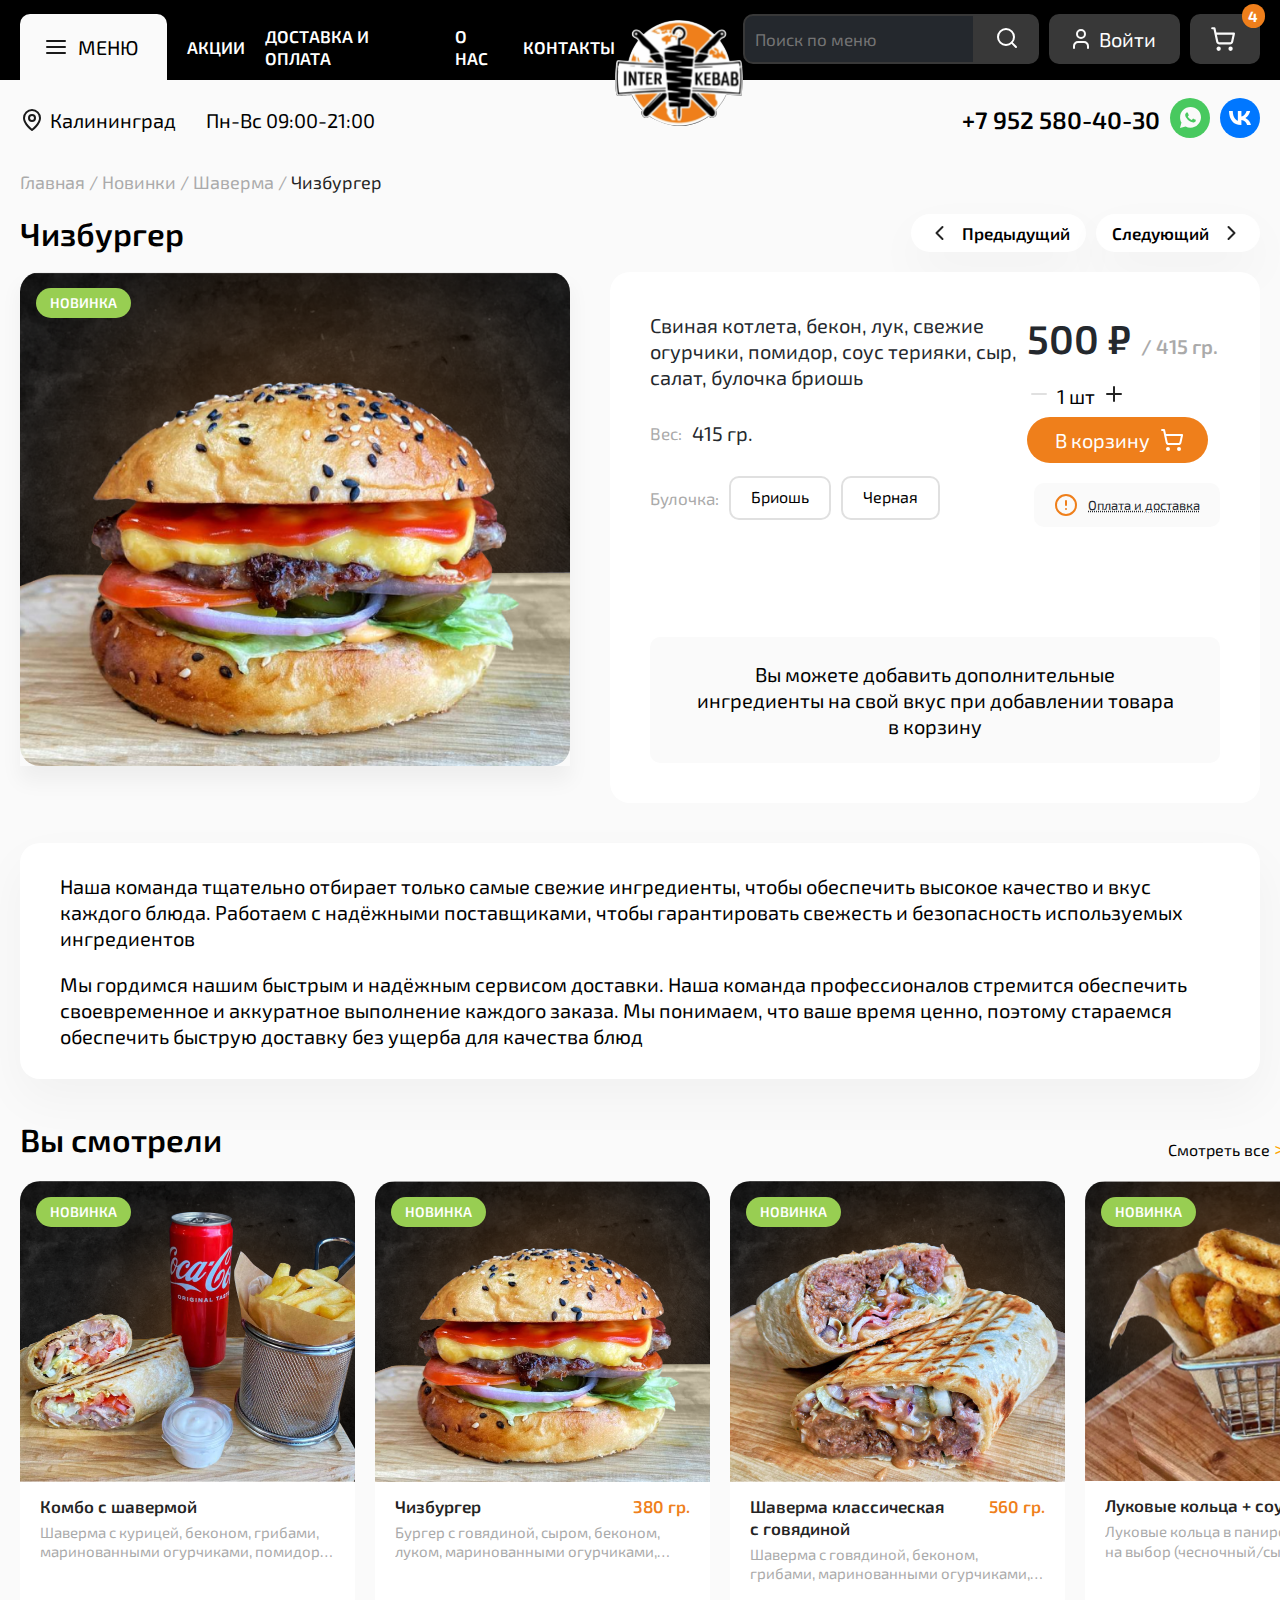
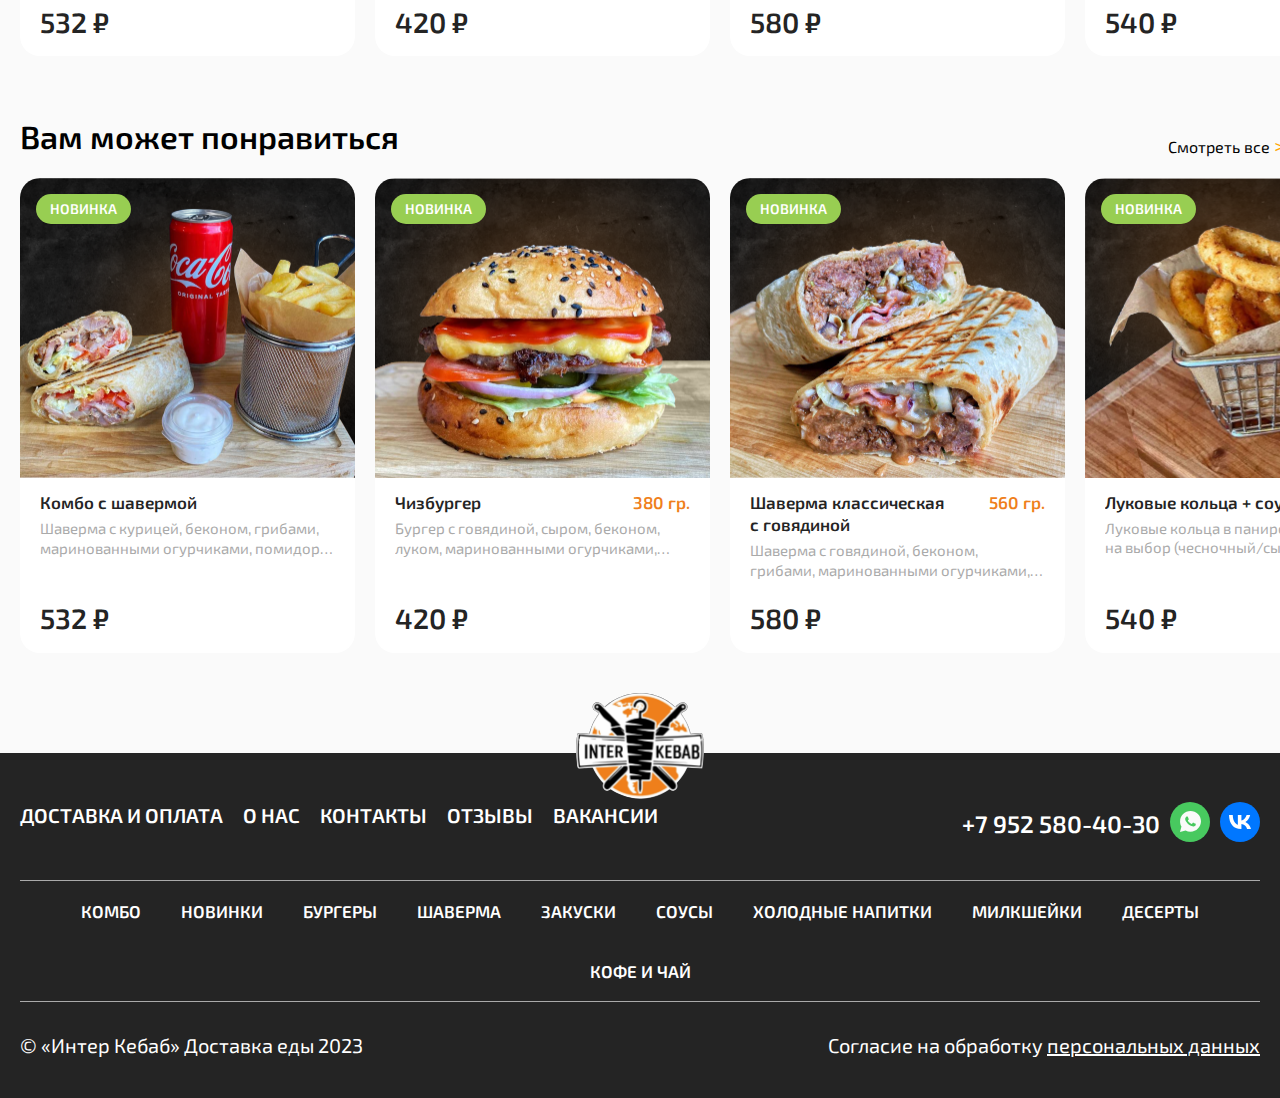
<file: food-item.html>
<!DOCTYPE html>
<html lang="en">
  <head>
    <meta charset="UTF-8" />
    <meta name="viewport" content="width=device-width, initial-scale=1.0" />

    <link rel="preconnect" href="https://fonts.googleapis.com" />
    <link rel="preconnect" href="https://fonts.gstatic.com" crossorigin />
    <link
      href="https://fonts.googleapis.com/css2?family=Exo+2:ital,wght@0,100;0,200;0,300;0,400;0,500;0,600;0,700;0,800;0,900;1,100;1,200;1,300;1,400;1,500;1,600;1,700;1,800;1,900&display=swap"
      rel="stylesheet"
    />

    <link
      rel="stylesheet"
      href="https://cdn.jsdelivr.net/npm/swiper@11/swiper-bundle.min.css"
    />

    <script src="https://cdn.jsdelivr.net/npm/swiper@11/swiper-bundle.min.js"></script>
    <script src="https://cdnjs.cloudflare.com/ajax/libs/jquery/2.2.2/jquery.min.js"></script>
    <link rel="stylesheet" href="css/main.css" />

    <title>Главная</title>
  </head>
  <body>
    <header class="header">
      <section class="modal-window" id="login_window">
        <div class="modal-window__background"></div>
        <div class="modal-window__content">
          <div class="modal-window__close" id="login_window__close">
            <svg
              xmlns="http://www.w3.org/2000/svg"
              width="40"
              height="40"
              viewBox="0 0 40 40"
              fill="none"
            >
              <path
                d="M11.75 11.7505L28.2492 28.2496"
                stroke="#AAAAAA"
                stroke-width="2"
                stroke-linecap="round"
                stroke-linejoin="round"
              />
              <path
                d="M11.75 28.2495L28.2492 11.7504"
                stroke="#AAAAAA"
                stroke-width="2"
                stroke-linecap="round"
                stroke-linejoin="round"
              />
            </svg>
          </div>
          <form action="" class="auth-form login">
            <h2>Добро пожаловать!</h2>

            <div class="c-input">
              <input type="email" class="c-input__field" />
              <div class="c-input__bar"></div>
              <label class="c-input__label">Е-Mail</label>
            </div>

            <div class="c-input">
              <input type="password" class="c-input__field" />
              <div class="c-input__bar"></div>
              <label class="c-input__label">Пароль</label>
            </div>

            <div class="auth-form__btns">
              <button type="submit" class="btn__login">Войти</button>
              <a class="btn__signup" id="link__signup">Регистрация</a>
              <a class="btn__forgot" id="link__recovery">Забыли пароль?</a>
            </div>
          </form>

          <form class="auth-form recovery">
            <h2>Восстановление пароля</h2>
            <div class="c-input">
              <input type="email" class="c-input__field" />
              <div class="c-input__bar"></div>
              <label class="c-input__label">Е-Mail</label>
            </div>
            <span>Мы отправим код доступа на вашу электронную почту</span>
            <div class="auth-form__btns login">
              <button class="btn__login" type="submit" id="btn__recovery">
                Восстановить пароль
              </button>
            </div>
          </form>

          <div class="recovery__success" id="recovery__success">
            <img src="img/check-circle.svg" alt="" />
            <span
              >Ваша ссылка для восстановления пароля отправлена на вашу
              почту</span
            >
          </div>

          <form class="auth-form signup">
            <h2>Регистрация</h2>
            <div class="c-input">
              <input type="name" class="c-input__field" />
              <div class="c-input__bar"></div>
              <label class="c-input__label">Представьтесь, пожалуйста</label>
            </div>
            <div class="c-input">
              <input type="email" class="c-input__field" />
              <div class="c-input__bar"></div>
              <label class="c-input__label">Е-Mail</label>
            </div>
            <div class="c-input">
              <input type="password" class="c-input__field" />
              <div class="c-input__bar"></div>
              <label class="c-input__label">Пароль</label>
            </div>

            <div class="auth-form__btns login">
              <button class="btn__login" id="btn__registration" type="submit">
                Регистрация
              </button>
            </div>
          </form>

          <div class="signup__success" id="signup__success">
            <img src="img/check-circle.svg" alt="" />
            <h3>Спасибо!</h3>
            <span>Вы успешно зарегистрированы </span>
            <a class="btn__login" id="back_to_login">Войти</a>
          </div>
        </div>
      </section>
      <section class="header__mobile" id="header_mobile">
        <ul class="header__mobile__links">
          <li class="header__mobile__close" id="header__mobile__close">
            <svg
              width="44"
              height="44"
              viewBox="0 0 44 44"
              fill="none"
              xmlns="http://www.w3.org/2000/svg"
            >
              <path
                fill-rule="evenodd"
                clip-rule="evenodd"
                d="M31.7313 12.2687C31.373 11.9104 30.7921 11.9104 30.4338 12.2687L22 20.7025L13.5662 12.2687C13.2079 11.9104 12.627 11.9104 12.2687 12.2687C11.9104 12.627 11.9104 13.2079 12.2687 13.5662L20.7025 22L12.2687 30.4338C11.9104 30.7921 11.9104 31.373 12.2687 31.7313C12.627 32.0896 13.2079 32.0896 13.5662 31.7313L22 23.2975L30.4338 31.7313C30.7921 32.0896 31.373 32.0896 31.7313 31.7313C32.0896 31.373 32.0896 30.7921 31.7313 30.4338L23.2975 22L31.7313 13.5662C32.0896 13.2079 32.0896 12.627 31.7313 12.2687Z"
                fill="black"
              ></path>
            </svg>
          </li>
          <li class="header__mobile__wrapper__link">
            <a href="https://i1kazma.github.io/Inter_Kebab/sales">Акции</a>
          </li>
          <li class="header__mobile__wrapper__link">
            <a href="https://i1kazma.github.io/Inter_Kebab/delivery"
              >Доставка и оплата</a
            >
          </li>
          <li class="header__mobile__wrapper__link">
            <a href="https://i1kazma.github.io/Inter_Kebab/about">О нас</a>
          </li>
          <li class="header__mobile__wrapper__link">
            <a href="https://i1kazma.github.io/Inter_Kebab/contacts"
              >Контакты</a
            >
          </li>
          <li class="header__mobile__social-links">
            <div class="whatsapp">
              <a href="#">
                <svg
                  xmlns="http://www.w3.org/2000/svg"
                  width="40"
                  height="40"
                  viewBox="0 0 40 40"
                  fill="none"
                >
                  <rect width="40" height="40" rx="20" fill="#48C95F" />
                  <path
                    d="M27.9268 12.0625C25.9512 10.0937 23.3171 9 20.5366 9C14.7561 9 10.0732 13.6667 10.0732 19.4271C10.0732 21.25 10.5854 23.0729 11.4634 24.6042L10 30L15.561 28.5417C17.0976 29.3438 18.7805 29.7812 20.5366 29.7812C26.3171 29.7812 31 25.1146 31 19.3542C30.9268 16.6563 29.9024 14.0312 27.9268 12.0625ZM25.5854 23.1458C25.3659 23.7292 24.3415 24.3125 23.8293 24.3854C23.3902 24.4583 22.8049 24.4583 22.2195 24.3125C21.8537 24.1667 21.3415 24.0208 20.7561 23.7292C18.122 22.6354 16.439 20.0104 16.2927 19.7917C16.1463 19.6458 15.1951 18.4062 15.1951 17.0937C15.1951 15.7812 15.8537 15.1979 16.0732 14.9062C16.2927 14.6146 16.5854 14.6146 16.8049 14.6146C16.9512 14.6146 17.1707 14.6146 17.3171 14.6146C17.4634 14.6146 17.6829 14.5417 17.9024 15.0521C18.122 15.5625 18.6341 16.875 18.7073 16.9479C18.7805 17.0938 18.7805 17.2396 18.7073 17.3854C18.6341 17.5312 18.561 17.6771 18.4146 17.8229C18.2683 17.9687 18.1219 18.1875 18.0488 18.2604C17.9024 18.4062 17.7561 18.5521 17.9024 18.7708C18.0488 19.0625 18.561 19.8646 19.3659 20.5937C20.3902 21.4687 21.1951 21.7604 21.4878 21.9063C21.7805 22.0521 21.9268 21.9792 22.0732 21.8333C22.2195 21.6875 22.7317 21.1042 22.878 20.8125C23.0244 20.5208 23.2439 20.5938 23.4634 20.6667C23.6829 20.7396 25 21.3958 25.2195 21.5417C25.5122 21.6875 25.6585 21.7604 25.7317 21.8333C25.8049 22.0521 25.8049 22.5625 25.5854 23.1458Z"
                    fill="#FAFAFA"
                  />
                </svg>
              </a>
            </div>
            <div class="vk">
              <a href="#">
                <svg
                  xmlns="http://www.w3.org/2000/svg"
                  width="40"
                  height="40"
                  viewBox="0 0 40 40"
                  fill="none"
                >
                  <rect width="40" height="40" rx="20" fill="#0077FF" />
                  <path
                    d="M20.9825 27C13.466 27 9.17864 21.7447 9 13H12.7651C12.8888 19.4184 15.6646 22.1371 17.8632 22.6977V13H21.4085V18.5355C23.5796 18.2973 25.8607 15.7748 26.6302 13H30.1755C29.8855 14.4391 29.3075 15.8017 28.4776 17.0025C27.6477 18.2033 26.5837 19.2166 25.3523 19.979C26.7269 20.6756 27.941 21.6615 28.9145 22.8717C29.888 24.082 30.5988 25.489 31 27H27.0974C26.7373 25.6876 26.0054 24.5128 24.9934 23.6228C23.9814 22.7328 22.7343 22.1673 21.4085 21.997V27H20.9825Z"
                    fill="white"
                  />
                </svg>
              </a>
            </div>
          </li>
        </ul>
      </section>
      <section class="header-top">
        <div class="max-width-wrapper">
          <div class="width-wrapper">
            <div class="header__top__layout">
              <ul class="header__layout__top__links">
                <li
                  class="header__layout__top__link hamburger"
                  id="header__mobile__hamburger"
                >
                  <a href="#">
                    <svg
                      xmlns="http://www.w3.org/2000/svg"
                      width="24"
                      height="24"
                      viewBox="0 0 24 24"
                      fill="none"
                    >
                      <path
                        d="M3 6H21"
                        stroke="white"
                        stroke-width="2"
                        stroke-linecap="round"
                        stroke-linejoin="round"
                      />
                      <path
                        d="M3 12H21"
                        stroke="white"
                        stroke-width="2"
                        stroke-linecap="round"
                        stroke-linejoin="round"
                      />
                      <path
                        d="M3 18H21"
                        stroke="white"
                        stroke-width="2"
                        stroke-linecap="round"
                        stroke-linejoin="round"
                      />
                    </svg>
                  </a>
                </li>
                <li class="header__layout__top__link menu">
                  <a
                    href="https://i1kazma.github.io/Inter_Kebab/catalog"
                    class="header__layout__top__link__wrapper"
                  >
                    <svg
                      class="menu__hamburger"
                      xmlns="http://www.w3.org/2000/svg"
                      width="24"
                      height="24"
                      viewBox="0 0 24 24"
                      fill="none"
                    >
                      <path
                        d="M3 6H21"
                        stroke="#1A1A1A"
                        stroke-width="2"
                        stroke-linecap="round"
                        stroke-linejoin="round"
                      />
                      <path
                        d="M3 12H21"
                        stroke="#1A1A1A"
                        stroke-width="2"
                        stroke-linecap="round"
                        stroke-linejoin="round"
                      />
                      <path
                        d="M3 18H21"
                        stroke="#1A1A1A"
                        stroke-width="2"
                        stroke-linecap="round"
                        stroke-linejoin="round"
                      />
                    </svg>
                    <span>Меню</span>
                  </a>
                </li>
                <li class="header__layout__top__link link">
                  <a
                    href="https://i1kazma.github.io/Inter_Kebab/sales"
                    class="header__layout__top__link__wrapper"
                    >Акции</a
                  >
                </li>
                <li class="header__layout__top__link link">
                  <a
                    href="https://i1kazma.github.io/Inter_Kebab/delivery"
                    class="header__layout__top__link__wrapper"
                    >Доставка и оплата</a
                  >
                </li>
                <li class="header__layout__top__link link">
                  <a
                    href="https://i1kazma.github.io/Inter_Kebab/about"
                    class="header__layout__top__link__wrapper"
                    >О нас</a
                  >
                </li>
                <li class="header__layout__top__link link">
                  <a
                    href="https://i1kazma.github.io/Inter_Kebab/contacts"
                    class="header__layout__top__link__wrapper"
                    >Контакты</a
                  >
                </li>
              </ul>
              <img class="header__logo" src="img/logo.svg" alt="" />
              <div class="header__layout__top__right">
                <form action="" class="header__layout__top__search">
                  <div class="header__layout__top__search__wrapper">
                    <input type="search" placeholder="Поиск по меню" />
                  </div>
                  <button type="submit">
                    <img src="img/search.svg" alt="" />
                  </button>
                </form>
                <div class="header__layout__top__auth" id="btn_auth">
                  <a class="header__layout__top__auth__btn" href="#">
                    <svg
                      xmlns="http://www.w3.org/2000/svg"
                      width="24"
                      height="24"
                      viewBox="0 0 24 24"
                      fill="none"
                    >
                      <path
                        d="M19 21V19C19 17.9391 18.5786 16.9217 17.8284 16.1716C17.0783 15.4214 16.0609 15 15 15H9C7.93913 15 6.92172 15.4214 6.17157 16.1716C5.42143 16.9217 5 17.9391 5 19V21"
                        stroke="#FAFAFA"
                        stroke-width="2"
                        stroke-linecap="round"
                        stroke-linejoin="round"
                      />
                      <path
                        d="M12 11C14.2091 11 16 9.20914 16 7C16 4.79086 14.2091 3 12 3C9.79086 3 8 4.79086 8 7C8 9.20914 9.79086 11 12 11Z"
                        stroke="#FAFAFA"
                        stroke-width="2"
                        stroke-linecap="round"
                        stroke-linejoin="round"
                      />
                    </svg>
                    <span>Войти</span>
                  </a>
                </div>

                <div class="header__layout__top__busket">
                  <a href="#" class="header__layout__top__busket__wrapper">
                    <img src="img/cart.svg" alt="" />
                  </a>
                  <div class="notification">4</div>

                  <div class="header__layout__top__busket__items">
                    <div class="header__layout__top__busket__items__wrapper">
                      <div class="header__layout__top__busket__items__content">
                        <h3>В корзине пусто.</h3>
                        <span>Добавьте блюдо из меню прямо сейчас</span>
                      </div>

                      <a href="/Inter_Kebab-main/catalog.html" class="btn__link"
                        >Перейти в меню</a
                      >
                    </div>
                  </div>
                </div>
              </div>
            </div>
          </div>
        </div>
      </section>
      <section class="header-bottom">
        <div class="max-width-wrapper">
          <div class="width-wrapper">
            <div class="header__bottom__layout">
              <div class="header__bottom__layout__left">
                <div class="header__bottom__layout__location">
                  <img src="img/map-pin.svg" alt="" class="location" />
                  <img class="location-logo" src="img/logo.svg" alt="" />
                  <span>Калининград</span>
                </div>
                <div class="header__bottom__layout__time">
                  <h3>Калининград</h3>
                  <span>Пн-Вс 09:00-21:00</span>
                </div>
                <div class="header__bottom__layout__location__more">
                  <ul class="header__bottom__layout__location__more__items">
                    <li class="header__bottom__layout__location__more__item">
                      <a href="">Тельмана 48в</a>
                    </li>
                    <li class="header__bottom__layout__location__more__item">
                      <a href="">Советский пр-т 159 (ТЦ Гранд)</a>
                    </li>
                    <li class="header__bottom__layout__location__more__item">
                      <a href="">Киевская 71а</a>
                    </li>
                    <li class="header__bottom__layout__location__more__item">
                      <a href="">Клиническая 77</a>
                    </li>
                  </ul>
                </div>
              </div>
              <div class="header__bottom__layout__right">
                <div class="header__bottom__layout__phone">
                  <a href="tel:+79525804030">+7 952 580-40-30</a>
                </div>
                <div class="whatsapp">
                  <a href="#">
                    <svg
                      xmlns="http://www.w3.org/2000/svg"
                      width="40"
                      height="40"
                      viewBox="0 0 40 40"
                      fill="none"
                    >
                      <rect width="40" height="40" rx="20" fill="#48C95F" />
                      <path
                        d="M27.9268 12.0625C25.9512 10.0937 23.3171 9 20.5366 9C14.7561 9 10.0732 13.6667 10.0732 19.4271C10.0732 21.25 10.5854 23.0729 11.4634 24.6042L10 30L15.561 28.5417C17.0976 29.3438 18.7805 29.7812 20.5366 29.7812C26.3171 29.7812 31 25.1146 31 19.3542C30.9268 16.6563 29.9024 14.0312 27.9268 12.0625ZM25.5854 23.1458C25.3659 23.7292 24.3415 24.3125 23.8293 24.3854C23.3902 24.4583 22.8049 24.4583 22.2195 24.3125C21.8537 24.1667 21.3415 24.0208 20.7561 23.7292C18.122 22.6354 16.439 20.0104 16.2927 19.7917C16.1463 19.6458 15.1951 18.4062 15.1951 17.0937C15.1951 15.7812 15.8537 15.1979 16.0732 14.9062C16.2927 14.6146 16.5854 14.6146 16.8049 14.6146C16.9512 14.6146 17.1707 14.6146 17.3171 14.6146C17.4634 14.6146 17.6829 14.5417 17.9024 15.0521C18.122 15.5625 18.6341 16.875 18.7073 16.9479C18.7805 17.0938 18.7805 17.2396 18.7073 17.3854C18.6341 17.5312 18.561 17.6771 18.4146 17.8229C18.2683 17.9687 18.1219 18.1875 18.0488 18.2604C17.9024 18.4062 17.7561 18.5521 17.9024 18.7708C18.0488 19.0625 18.561 19.8646 19.3659 20.5937C20.3902 21.4687 21.1951 21.7604 21.4878 21.9063C21.7805 22.0521 21.9268 21.9792 22.0732 21.8333C22.2195 21.6875 22.7317 21.1042 22.878 20.8125C23.0244 20.5208 23.2439 20.5938 23.4634 20.6667C23.6829 20.7396 25 21.3958 25.2195 21.5417C25.5122 21.6875 25.6585 21.7604 25.7317 21.8333C25.8049 22.0521 25.8049 22.5625 25.5854 23.1458Z"
                        fill="#FAFAFA"
                      />
                    </svg>
                  </a>
                </div>
                <div class="vk">
                  <a href="#">
                    <svg
                      xmlns="http://www.w3.org/2000/svg"
                      width="40"
                      height="40"
                      viewBox="0 0 40 40"
                      fill="none"
                    >
                      <rect width="40" height="40" rx="20" fill="#0077FF" />
                      <path
                        d="M20.9825 27C13.466 27 9.17864 21.7447 9 13H12.7651C12.8888 19.4184 15.6646 22.1371 17.8632 22.6977V13H21.4085V18.5355C23.5796 18.2973 25.8607 15.7748 26.6302 13H30.1755C29.8855 14.4391 29.3075 15.8017 28.4776 17.0025C27.6477 18.2033 26.5837 19.2166 25.3523 19.979C26.7269 20.6756 27.941 21.6615 28.9145 22.8717C29.888 24.082 30.5988 25.489 31 27H27.0974C26.7373 25.6876 26.0054 24.5128 24.9934 23.6228C23.9814 22.7328 22.7343 22.1673 21.4085 21.997V27H20.9825Z"
                        fill="white"
                      />
                    </svg>
                  </a>
                </div>
              </div>
            </div>
          </div>
        </div>
      </section>
    </header>

    <main class="main">
      <section class="page-header">
        <div class="max-width-wrapper">
          <div class="width-wrapper">
            <div class="page-header__layout">
              <div class="page-header__layout__breadcrumb">
                <a href="#" class="page-header__layout__breadcrumb__prev"
                  >Главная / </a
                ><a href="#" class="page-header__layout__breadcrumb__prev"
                  >Новинки /
                </a>
                <a href="#" class="page-header__layout__breadcrumb__prev"
                  >Шаверма /</a
                >
                <a href="#" class="page-header__layout__breadcrumb__current"
                  >Чизбургер</a
                >
              </div>
              <div class="page-header__layout__title">
                <h1>Чизбургер</h1>
                <div class="page-header__layout__title__btns">
                  <a href="#">
                    <svg
                      xmlns="http://www.w3.org/2000/svg"
                      width="25"
                      height="24"
                      viewBox="0 0 25 24"
                      fill="none"
                    >
                      <path
                        d="M15.5 6L9.5 12L15.5 18"
                        stroke="#242424"
                        stroke-width="2"
                        stroke-linecap="round"
                        stroke-linejoin="round"
                      />
                    </svg>
                    Предыдущий</a
                  >
                  <a href="#"
                    >Следующий
                    <svg
                      xmlns="http://www.w3.org/2000/svg"
                      width="25"
                      height="24"
                      viewBox="0 0 25 24"
                      fill="none"
                    >
                      <path
                        d="M9.5 18L15.5 12L9.5 6"
                        stroke="#242424"
                        stroke-width="2"
                        stroke-linecap="round"
                        stroke-linejoin="round"
                      />
                    </svg>
                  </a>
                </div>
              </div>
            </div>
          </div>
        </div>
      </section>

      <section class="modal-window" id="modal_window">
        <div class="max-width-wrapper">
          <div class="width-wrapper">
            <div class="modal-window__background"></div>
            <div class="modal-window__layout">
              <form action="" class="modal-window__layout__form">
                <div class="modal-window__close" id="modal_window__close">
                  <svg
                    xmlns="http://www.w3.org/2000/svg"
                    width="40"
                    height="40"
                    viewBox="0 0 40 40"
                    fill="none"
                  >
                    <path
                      d="M11.75 11.7505L28.2492 28.2496"
                      stroke="#AAAAAA"
                      stroke-width="2"
                      stroke-linecap="round"
                      stroke-linejoin="round"
                    />
                    <path
                      d="M11.75 28.2495L28.2492 11.7504"
                      stroke="#AAAAAA"
                      stroke-width="2"
                      stroke-linecap="round"
                      stroke-linejoin="round"
                    />
                  </svg>
                </div>
                <div class="form__body">
                  <div class="form__body__info">
                    <h3>Чизбургер <span>(1 шт)</span></h3>
                    <div class="counter">
                      <div class="minus">
                        <svg
                          xmlns="http://www.w3.org/2000/svg"
                          width="24"
                          height="24"
                          viewBox="0 0 24 24"
                          fill="none"
                        >
                          <path
                            d="M5 12H19"
                            stroke="#E0E0E0"
                            stroke-width="2"
                            stroke-linecap="round"
                            stroke-linejoin="round"
                          />
                        </svg>
                      </div>
                      <span class="count">1 шт</span>
                      <div class="plus">
                        <svg
                          xmlns="http://www.w3.org/2000/svg"
                          width="24"
                          height="24"
                          viewBox="0 0 24 24"
                          fill="none"
                        >
                          <path
                            d="M12 5V19"
                            stroke="#242424"
                            stroke-width="2"
                            stroke-linecap="round"
                            stroke-linejoin="round"
                          />
                          <path
                            d="M5 12H19"
                            stroke="#242424"
                            stroke-width="2"
                            stroke-linecap="round"
                            stroke-linejoin="round"
                          />
                        </svg>
                      </div>
                    </div>
                  </div>
                  <span class="form__body__info__description"
                    >Свиная котлета, бекон, лук, свежие огурчики, помидоры, соус
                    терияки, сыр, салат, булочка бриошь</span
                  >
                  <div class="form__body__bulochka">
                    <h3>Булочка:</h3>
                    <div class="option">
                      <div class="option-radio">
                        <div class="choice-img">
                          <svg
                            xmlns="http://www.w3.org/2000/svg"
                            width="15"
                            height="15"
                            viewBox="0 0 15 15"
                            fill="none"
                          >
                            <path
                              d="M11.25 5L6.09375 10L3.75 7.72727"
                              stroke="#EF7F1B"
                              stroke-width="2"
                              stroke-linecap="round"
                              stroke-linejoin="round"
                            />
                          </svg>
                        </div>
                        <input
                          type="radio"
                          name="bulochka"
                          placeholder="Бриошь"
                          required
                        />
                        <label for="bulochka" class="active">Бриошь</label>
                      </div>

                      <div class="option-radio">
                        <div class="choice-img">
                          <svg
                            xmlns="http://www.w3.org/2000/svg"
                            width="15"
                            height="15"
                            viewBox="0 0 15 15"
                            fill="none"
                          >
                            <path
                              d="M11.25 5L6.09375 10L3.75 7.72727"
                              stroke="#EF7F1B"
                              stroke-width="2"
                              stroke-linecap="round"
                              stroke-linejoin="round"
                            />
                          </svg>
                        </div>
                        <input
                          type="radio"
                          name="bulochka"
                          placeholder="Бриошь"
                          required
                        />
                        <label for="bulochka">Черная</label>
                      </div>
                    </div>
                  </div>
                  <div class="form__body__delete">
                    <h3>Убрать ингредиенты:</h3>
                    <div class="option">
                      <div class="option-radio">
                        <div class="choice-img">
                          <svg
                            xmlns="http://www.w3.org/2000/svg"
                            width="15"
                            height="15"
                            viewBox="0 0 15 15"
                            fill="none"
                          >
                            <path
                              d="M11.25 5L6.09375 10L3.75 7.72727"
                              stroke="#EF7F1B"
                              stroke-width="2"
                              stroke-linecap="round"
                              stroke-linejoin="round"
                            />
                          </svg>
                        </div>
                        <input
                          type="radio"
                          name="ingredient"
                          placeholder="Свиная котлета"
                        />
                        <label for="ingredient">Свиная котлета</label>
                      </div>

                      <div class="option-radio">
                        <div class="choice-img">
                          <svg
                            xmlns="http://www.w3.org/2000/svg"
                            width="15"
                            height="15"
                            viewBox="0 0 15 15"
                            fill="none"
                          >
                            <path
                              d="M11.25 5L6.09375 10L3.75 7.72727"
                              stroke="#EF7F1B"
                              stroke-width="2"
                              stroke-linecap="round"
                              stroke-linejoin="round"
                            />
                          </svg>
                        </div>
                        <input type="radio" name="bacon" placeholder="Бекон" />
                        <label for="bacon">Бекон</label>
                      </div>

                      <div class="option-radio">
                        <div class="choice-img">
                          <svg
                            xmlns="http://www.w3.org/2000/svg"
                            width="15"
                            height="15"
                            viewBox="0 0 15 15"
                            fill="none"
                          >
                            <path
                              d="M11.25 5L6.09375 10L3.75 7.72727"
                              stroke="#EF7F1B"
                              stroke-width="2"
                              stroke-linecap="round"
                              stroke-linejoin="round"
                            />
                          </svg>
                        </div>
                        <input type="radio" name="onion" placeholder="Лук" />
                        <label for="onion">Лук</label>
                      </div>

                      <div class="option-radio">
                        <div class="choice-img">
                          <svg
                            xmlns="http://www.w3.org/2000/svg"
                            width="15"
                            height="15"
                            viewBox="0 0 15 15"
                            fill="none"
                          >
                            <path
                              d="M11.25 5L6.09375 10L3.75 7.72727"
                              stroke="#EF7F1B"
                              stroke-width="2"
                              stroke-linecap="round"
                              stroke-linejoin="round"
                            />
                          </svg>
                        </div>
                        <input
                          type="radio"
                          name="cucumber"
                          placeholder="Cвежие огурчики"
                        />
                        <label for="cucumber">Cвежие огурчики</label>
                      </div>

                      <div class="option-radio">
                        <div class="choice-img">
                          <svg
                            xmlns="http://www.w3.org/2000/svg"
                            width="15"
                            height="15"
                            viewBox="0 0 15 15"
                            fill="none"
                          >
                            <path
                              d="M11.25 5L6.09375 10L3.75 7.72727"
                              stroke="#EF7F1B"
                              stroke-width="2"
                              stroke-linecap="round"
                              stroke-linejoin="round"
                            />
                          </svg>
                        </div>
                        <input
                          type="radio"
                          name="sause"
                          placeholder="соус терияки"
                        />
                        <label for="sause">Соус терияки</label>
                      </div>

                      <div class="option-radio">
                        <div class="choice-img">
                          <svg
                            xmlns="http://www.w3.org/2000/svg"
                            width="15"
                            height="15"
                            viewBox="0 0 15 15"
                            fill="none"
                          >
                            <path
                              d="M11.25 5L6.09375 10L3.75 7.72727"
                              stroke="#EF7F1B"
                              stroke-width="2"
                              stroke-linecap="round"
                              stroke-linejoin="round"
                            />
                          </svg>
                        </div>
                        <input type="radio" name="cheese" placeholder="сыр" />
                        <label for="cheese">Сыр</label>
                      </div>

                      <div class="option-radio">
                        <div class="choice-img">
                          <svg
                            xmlns="http://www.w3.org/2000/svg"
                            width="15"
                            height="15"
                            viewBox="0 0 15 15"
                            fill="none"
                          >
                            <path
                              d="M11.25 5L6.09375 10L3.75 7.72727"
                              stroke="#EF7F1B"
                              stroke-width="2"
                              stroke-linecap="round"
                              stroke-linejoin="round"
                            />
                          </svg>
                        </div>
                        <input type="radio" name="salad" placeholder="Салат" />
                        <label for="salad">Салат</label>
                      </div>
                    </div>
                  </div>
                  <div class="form__body__add-ingredients">
                    <h3>Добавьте ингредиенты:</h3>
                    <ul class="form__body__add-ingredients__items">
                      <li class="form__body__add-ingredients__item">
                        <div class="form__body__wrapper">
                          <img src="img/meat.png" alt="" />
                          <span>Мясо говядина</span>
                          <div class="counter">
                            <div class="minus">
                              <svg
                                xmlns="http://www.w3.org/2000/svg"
                                width="24"
                                height="24"
                                viewBox="0 0 24 24"
                                fill="none"
                              >
                                <path
                                  d="M5 12H19"
                                  stroke="#E0E0E0"
                                  stroke-width="2"
                                  stroke-linecap="round"
                                  stroke-linejoin="round"
                                />
                              </svg>
                            </div>
                            <span class="count">0 x 80 ₽ </span>
                            <div class="plus">
                              <svg
                                xmlns="http://www.w3.org/2000/svg"
                                width="24"
                                height="24"
                                viewBox="0 0 24 24"
                                fill="none"
                              >
                                <path
                                  d="M12 5V19"
                                  stroke="#242424"
                                  stroke-width="2"
                                  stroke-linecap="round"
                                  stroke-linejoin="round"
                                />
                                <path
                                  d="M5 12H19"
                                  stroke="#242424"
                                  stroke-width="2"
                                  stroke-linecap="round"
                                  stroke-linejoin="round"
                                />
                              </svg>
                            </div>
                          </div>
                        </div>
                        <span class="price"> 0 ₽ </span>
                      </li>
                      <li class="form__body__add-ingredients__item">
                        <div class="form__body__wrapper">
                          <img src="img/meat.png" alt="" />
                          <span>Мясо говядина</span>
                          <div class="counter">
                            <div class="minus">
                              <svg
                                xmlns="http://www.w3.org/2000/svg"
                                width="24"
                                height="24"
                                viewBox="0 0 24 24"
                                fill="none"
                              >
                                <path
                                  d="M5 12H19"
                                  stroke="#E0E0E0"
                                  stroke-width="2"
                                  stroke-linecap="round"
                                  stroke-linejoin="round"
                                />
                              </svg>
                            </div>
                            <span class="count">0 x 80 ₽ </span>
                            <div class="plus">
                              <svg
                                xmlns="http://www.w3.org/2000/svg"
                                width="24"
                                height="24"
                                viewBox="0 0 24 24"
                                fill="none"
                              >
                                <path
                                  d="M12 5V19"
                                  stroke="#242424"
                                  stroke-width="2"
                                  stroke-linecap="round"
                                  stroke-linejoin="round"
                                />
                                <path
                                  d="M5 12H19"
                                  stroke="#242424"
                                  stroke-width="2"
                                  stroke-linecap="round"
                                  stroke-linejoin="round"
                                />
                              </svg>
                            </div>
                          </div>
                        </div>
                        <span class="price"> 0 ₽ </span>
                      </li>
                      <li class="form__body__add-ingredients__item">
                        <div class="form__body__wrapper">
                          <img src="img/meat.png" alt="" />
                          <span>Мясо говядина</span>
                          <div class="counter">
                            <div class="minus">
                              <svg
                                xmlns="http://www.w3.org/2000/svg"
                                width="24"
                                height="24"
                                viewBox="0 0 24 24"
                                fill="none"
                              >
                                <path
                                  d="M5 12H19"
                                  stroke="#E0E0E0"
                                  stroke-width="2"
                                  stroke-linecap="round"
                                  stroke-linejoin="round"
                                />
                              </svg>
                            </div>
                            <span class="count">0 x 80 ₽ </span>
                            <div class="plus">
                              <svg
                                xmlns="http://www.w3.org/2000/svg"
                                width="24"
                                height="24"
                                viewBox="0 0 24 24"
                                fill="none"
                              >
                                <path
                                  d="M12 5V19"
                                  stroke="#242424"
                                  stroke-width="2"
                                  stroke-linecap="round"
                                  stroke-linejoin="round"
                                />
                                <path
                                  d="M5 12H19"
                                  stroke="#242424"
                                  stroke-width="2"
                                  stroke-linecap="round"
                                  stroke-linejoin="round"
                                />
                              </svg>
                            </div>
                          </div>
                        </div>
                        <span class="price"> 0 ₽ </span>
                      </li>
                      <li class="form__body__add-ingredients__item">
                        <div class="form__body__wrapper">
                          <img src="img/meat.png" alt="" />
                          <span>Мясо говядина</span>
                          <div class="counter">
                            <div class="minus">
                              <svg
                                xmlns="http://www.w3.org/2000/svg"
                                width="24"
                                height="24"
                                viewBox="0 0 24 24"
                                fill="none"
                              >
                                <path
                                  d="M5 12H19"
                                  stroke="#E0E0E0"
                                  stroke-width="2"
                                  stroke-linecap="round"
                                  stroke-linejoin="round"
                                />
                              </svg>
                            </div>
                            <span class="count">0 x 80 ₽ </span>
                            <div class="plus">
                              <svg
                                xmlns="http://www.w3.org/2000/svg"
                                width="24"
                                height="24"
                                viewBox="0 0 24 24"
                                fill="none"
                              >
                                <path
                                  d="M12 5V19"
                                  stroke="#242424"
                                  stroke-width="2"
                                  stroke-linecap="round"
                                  stroke-linejoin="round"
                                />
                                <path
                                  d="M5 12H19"
                                  stroke="#242424"
                                  stroke-width="2"
                                  stroke-linecap="round"
                                  stroke-linejoin="round"
                                />
                              </svg>
                            </div>
                          </div>
                        </div>
                        <span class="price"> 0 ₽ </span>
                      </li>
                      <li class="form__body__add-ingredients__item">
                        <div class="form__body__wrapper">
                          <img src="img/meat.png" alt="" />
                          <span>Мясо говядина</span>
                          <div class="counter">
                            <div class="minus">
                              <svg
                                xmlns="http://www.w3.org/2000/svg"
                                width="24"
                                height="24"
                                viewBox="0 0 24 24"
                                fill="none"
                              >
                                <path
                                  d="M5 12H19"
                                  stroke="#E0E0E0"
                                  stroke-width="2"
                                  stroke-linecap="round"
                                  stroke-linejoin="round"
                                />
                              </svg>
                            </div>
                            <span class="count">0 x 80 ₽ </span>
                            <div class="plus">
                              <svg
                                xmlns="http://www.w3.org/2000/svg"
                                width="24"
                                height="24"
                                viewBox="0 0 24 24"
                                fill="none"
                              >
                                <path
                                  d="M12 5V19"
                                  stroke="#242424"
                                  stroke-width="2"
                                  stroke-linecap="round"
                                  stroke-linejoin="round"
                                />
                                <path
                                  d="M5 12H19"
                                  stroke="#242424"
                                  stroke-width="2"
                                  stroke-linecap="round"
                                  stroke-linejoin="round"
                                />
                              </svg>
                            </div>
                          </div>
                        </div>
                        <span class="price"> 0 ₽ </span>
                      </li>
                      <li class="form__body__add-ingredients__item">
                        <div class="form__body__wrapper">
                          <img src="img/meat.png" alt="" />
                          <span>Мясо говядина</span>
                          <div class="counter">
                            <div class="minus">
                              <svg
                                xmlns="http://www.w3.org/2000/svg"
                                width="24"
                                height="24"
                                viewBox="0 0 24 24"
                                fill="none"
                              >
                                <path
                                  d="M5 12H19"
                                  stroke="#E0E0E0"
                                  stroke-width="2"
                                  stroke-linecap="round"
                                  stroke-linejoin="round"
                                />
                              </svg>
                            </div>
                            <span class="count">0 x 80 ₽ </span>
                            <div class="plus">
                              <svg
                                xmlns="http://www.w3.org/2000/svg"
                                width="24"
                                height="24"
                                viewBox="0 0 24 24"
                                fill="none"
                              >
                                <path
                                  d="M12 5V19"
                                  stroke="#242424"
                                  stroke-width="2"
                                  stroke-linecap="round"
                                  stroke-linejoin="round"
                                />
                                <path
                                  d="M5 12H19"
                                  stroke="#242424"
                                  stroke-width="2"
                                  stroke-linecap="round"
                                  stroke-linejoin="round"
                                />
                              </svg>
                            </div>
                          </div>
                        </div>
                        <span class="price"> 0 ₽ </span>
                      </li>
                      <li class="form__body__add-ingredients__item">
                        <div class="form__body__wrapper">
                          <img src="img/meat.png" alt="" />
                          <span>Мясо говядина</span>
                          <div class="counter">
                            <div class="minus">
                              <svg
                                xmlns="http://www.w3.org/2000/svg"
                                width="24"
                                height="24"
                                viewBox="0 0 24 24"
                                fill="none"
                              >
                                <path
                                  d="M5 12H19"
                                  stroke="#E0E0E0"
                                  stroke-width="2"
                                  stroke-linecap="round"
                                  stroke-linejoin="round"
                                />
                              </svg>
                            </div>
                            <span class="count">0 x 80 ₽ </span>
                            <div class="plus">
                              <svg
                                xmlns="http://www.w3.org/2000/svg"
                                width="24"
                                height="24"
                                viewBox="0 0 24 24"
                                fill="none"
                              >
                                <path
                                  d="M12 5V19"
                                  stroke="#242424"
                                  stroke-width="2"
                                  stroke-linecap="round"
                                  stroke-linejoin="round"
                                />
                                <path
                                  d="M5 12H19"
                                  stroke="#242424"
                                  stroke-width="2"
                                  stroke-linecap="round"
                                  stroke-linejoin="round"
                                />
                              </svg>
                            </div>
                          </div>
                        </div>
                        <span class="price"> 0 ₽ </span>
                      </li>
                    </ul>
                    <div class="more-button__wrapper">
                      <div class="more-button" id="more_button_ingredients">
                        <svg
                          width="20"
                          height="20"
                          viewBox="0 0 20 20"
                          fill="none"
                          xmlns="http://www.w3.org/2000/svg"
                        >
                          <g id="chevron-down">
                            <path
                              id="Vector"
                              d="M5 8L10 12L15 8"
                              stroke="#414141"
                              stroke-width="2"
                              stroke-linecap="round"
                              stroke-linejoin="round"
                            />
                          </g>
                        </svg>
                        <span>Показать еще</span>
                      </div>
                    </div>
                  </div>
                  <div class="form__body__add-sause">
                    <h3>Добавьте соус:</h3>
                    <ul class="form__body__add-sause__items">
                      <li class="form__body__add-sause__item">
                        <div class="form__body__wrapper">
                          <img src="img/meat.png" alt="" />
                          <span>Мясо говядина</span>
                          <div class="counter">
                            <div class="minus">
                              <svg
                                xmlns="http://www.w3.org/2000/svg"
                                width="24"
                                height="24"
                                viewBox="0 0 24 24"
                                fill="none"
                              >
                                <path
                                  d="M5 12H19"
                                  stroke="#E0E0E0"
                                  stroke-width="2"
                                  stroke-linecap="round"
                                  stroke-linejoin="round"
                                />
                              </svg>
                            </div>
                            <span class="count">0 x 80 ₽ </span>
                            <div class="plus">
                              <svg
                                xmlns="http://www.w3.org/2000/svg"
                                width="24"
                                height="24"
                                viewBox="0 0 24 24"
                                fill="none"
                              >
                                <path
                                  d="M12 5V19"
                                  stroke="#242424"
                                  stroke-width="2"
                                  stroke-linecap="round"
                                  stroke-linejoin="round"
                                />
                                <path
                                  d="M5 12H19"
                                  stroke="#242424"
                                  stroke-width="2"
                                  stroke-linecap="round"
                                  stroke-linejoin="round"
                                />
                              </svg>
                            </div>
                          </div>
                        </div>
                        <span class="price"> 0 ₽ </span>
                      </li>
                      <li class="form__body__add-sause__item">
                        <div class="form__body__wrapper">
                          <img src="img/meat.png" alt="" />
                          <span>Мясо говядина</span>
                          <div class="counter">
                            <div class="minus">
                              <svg
                                xmlns="http://www.w3.org/2000/svg"
                                width="24"
                                height="24"
                                viewBox="0 0 24 24"
                                fill="none"
                              >
                                <path
                                  d="M5 12H19"
                                  stroke="#E0E0E0"
                                  stroke-width="2"
                                  stroke-linecap="round"
                                  stroke-linejoin="round"
                                />
                              </svg>
                            </div>
                            <span class="count">0 x 80 ₽ </span>
                            <div class="plus">
                              <svg
                                xmlns="http://www.w3.org/2000/svg"
                                width="24"
                                height="24"
                                viewBox="0 0 24 24"
                                fill="none"
                              >
                                <path
                                  d="M12 5V19"
                                  stroke="#242424"
                                  stroke-width="2"
                                  stroke-linecap="round"
                                  stroke-linejoin="round"
                                />
                                <path
                                  d="M5 12H19"
                                  stroke="#242424"
                                  stroke-width="2"
                                  stroke-linecap="round"
                                  stroke-linejoin="round"
                                />
                              </svg>
                            </div>
                          </div>
                        </div>
                        <span class="price"> 0 ₽ </span>
                      </li>
                      <li class="form__body__add-sause__item">
                        <div class="form__body__wrapper">
                          <img src="img/meat.png" alt="" />
                          <span>Мясо говядина</span>
                          <div class="counter">
                            <div class="minus">
                              <svg
                                xmlns="http://www.w3.org/2000/svg"
                                width="24"
                                height="24"
                                viewBox="0 0 24 24"
                                fill="none"
                              >
                                <path
                                  d="M5 12H19"
                                  stroke="#E0E0E0"
                                  stroke-width="2"
                                  stroke-linecap="round"
                                  stroke-linejoin="round"
                                />
                              </svg>
                            </div>
                            <span class="count">0 x 80 ₽ </span>
                            <div class="plus">
                              <svg
                                xmlns="http://www.w3.org/2000/svg"
                                width="24"
                                height="24"
                                viewBox="0 0 24 24"
                                fill="none"
                              >
                                <path
                                  d="M12 5V19"
                                  stroke="#242424"
                                  stroke-width="2"
                                  stroke-linecap="round"
                                  stroke-linejoin="round"
                                />
                                <path
                                  d="M5 12H19"
                                  stroke="#242424"
                                  stroke-width="2"
                                  stroke-linecap="round"
                                  stroke-linejoin="round"
                                />
                              </svg>
                            </div>
                          </div>
                        </div>
                        <span class="price"> 0 ₽ </span>
                      </li>
                      <li class="form__body__add-sause__item">
                        <div class="form__body__wrapper">
                          <img src="img/meat.png" alt="" />
                          <span>Мясо говядина</span>
                          <div class="counter">
                            <div class="minus">
                              <svg
                                xmlns="http://www.w3.org/2000/svg"
                                width="24"
                                height="24"
                                viewBox="0 0 24 24"
                                fill="none"
                              >
                                <path
                                  d="M5 12H19"
                                  stroke="#E0E0E0"
                                  stroke-width="2"
                                  stroke-linecap="round"
                                  stroke-linejoin="round"
                                />
                              </svg>
                            </div>
                            <span class="count">0 x 80 ₽ </span>
                            <div class="plus">
                              <svg
                                xmlns="http://www.w3.org/2000/svg"
                                width="24"
                                height="24"
                                viewBox="0 0 24 24"
                                fill="none"
                              >
                                <path
                                  d="M12 5V19"
                                  stroke="#242424"
                                  stroke-width="2"
                                  stroke-linecap="round"
                                  stroke-linejoin="round"
                                />
                                <path
                                  d="M5 12H19"
                                  stroke="#242424"
                                  stroke-width="2"
                                  stroke-linecap="round"
                                  stroke-linejoin="round"
                                />
                              </svg>
                            </div>
                          </div>
                        </div>
                        <span class="price"> 0 ₽ </span>
                      </li>
                      <li class="form__body__add-sause__item">
                        <div class="form__body__wrapper">
                          <img src="img/meat.png" alt="" />
                          <span>Мясо говядина</span>
                          <div class="counter">
                            <div class="minus">
                              <svg
                                xmlns="http://www.w3.org/2000/svg"
                                width="24"
                                height="24"
                                viewBox="0 0 24 24"
                                fill="none"
                              >
                                <path
                                  d="M5 12H19"
                                  stroke="#E0E0E0"
                                  stroke-width="2"
                                  stroke-linecap="round"
                                  stroke-linejoin="round"
                                />
                              </svg>
                            </div>
                            <span class="count">0 x 80 ₽ </span>
                            <div class="plus">
                              <svg
                                xmlns="http://www.w3.org/2000/svg"
                                width="24"
                                height="24"
                                viewBox="0 0 24 24"
                                fill="none"
                              >
                                <path
                                  d="M12 5V19"
                                  stroke="#242424"
                                  stroke-width="2"
                                  stroke-linecap="round"
                                  stroke-linejoin="round"
                                />
                                <path
                                  d="M5 12H19"
                                  stroke="#242424"
                                  stroke-width="2"
                                  stroke-linecap="round"
                                  stroke-linejoin="round"
                                />
                              </svg>
                            </div>
                          </div>
                        </div>
                        <span class="price"> 0 ₽ </span>
                      </li>
                      <li class="form__body__add-sause__item">
                        <div class="form__body__wrapper">
                          <img src="img/meat.png" alt="" />
                          <span>Мясо говядина</span>
                          <div class="counter">
                            <div class="minus">
                              <svg
                                xmlns="http://www.w3.org/2000/svg"
                                width="24"
                                height="24"
                                viewBox="0 0 24 24"
                                fill="none"
                              >
                                <path
                                  d="M5 12H19"
                                  stroke="#E0E0E0"
                                  stroke-width="2"
                                  stroke-linecap="round"
                                  stroke-linejoin="round"
                                />
                              </svg>
                            </div>
                            <span class="count">0 x 80 ₽ </span>
                            <div class="plus">
                              <svg
                                xmlns="http://www.w3.org/2000/svg"
                                width="24"
                                height="24"
                                viewBox="0 0 24 24"
                                fill="none"
                              >
                                <path
                                  d="M12 5V19"
                                  stroke="#242424"
                                  stroke-width="2"
                                  stroke-linecap="round"
                                  stroke-linejoin="round"
                                />
                                <path
                                  d="M5 12H19"
                                  stroke="#242424"
                                  stroke-width="2"
                                  stroke-linecap="round"
                                  stroke-linejoin="round"
                                />
                              </svg>
                            </div>
                          </div>
                        </div>
                        <span class="price"> 0 ₽ </span>
                      </li>
                      <li class="form__body__add-sause__item">
                        <div class="form__body__wrapper">
                          <img src="img/meat.png" alt="" />
                          <span>Мясо говядина</span>
                          <div class="counter">
                            <div class="minus">
                              <svg
                                xmlns="http://www.w3.org/2000/svg"
                                width="24"
                                height="24"
                                viewBox="0 0 24 24"
                                fill="none"
                              >
                                <path
                                  d="M5 12H19"
                                  stroke="#E0E0E0"
                                  stroke-width="2"
                                  stroke-linecap="round"
                                  stroke-linejoin="round"
                                />
                              </svg>
                            </div>
                            <span class="count">0 x 80 ₽ </span>
                            <div class="plus">
                              <svg
                                xmlns="http://www.w3.org/2000/svg"
                                width="24"
                                height="24"
                                viewBox="0 0 24 24"
                                fill="none"
                              >
                                <path
                                  d="M12 5V19"
                                  stroke="#242424"
                                  stroke-width="2"
                                  stroke-linecap="round"
                                  stroke-linejoin="round"
                                />
                                <path
                                  d="M5 12H19"
                                  stroke="#242424"
                                  stroke-width="2"
                                  stroke-linecap="round"
                                  stroke-linejoin="round"
                                />
                              </svg>
                            </div>
                          </div>
                        </div>
                        <span class="price"> 0 ₽ </span>
                      </li>
                      <li class="form__body__add-sause__item">
                        <div class="form__body__wrapper">
                          <img src="img/meat.png" alt="" />
                          <span>Мясо говядина</span>
                          <div class="counter">
                            <div class="minus">
                              <svg
                                xmlns="http://www.w3.org/2000/svg"
                                width="24"
                                height="24"
                                viewBox="0 0 24 24"
                                fill="none"
                              >
                                <path
                                  d="M5 12H19"
                                  stroke="#E0E0E0"
                                  stroke-width="2"
                                  stroke-linecap="round"
                                  stroke-linejoin="round"
                                />
                              </svg>
                            </div>
                            <span class="count">0 x 80 ₽ </span>
                            <div class="plus">
                              <svg
                                xmlns="http://www.w3.org/2000/svg"
                                width="24"
                                height="24"
                                viewBox="0 0 24 24"
                                fill="none"
                              >
                                <path
                                  d="M12 5V19"
                                  stroke="#242424"
                                  stroke-width="2"
                                  stroke-linecap="round"
                                  stroke-linejoin="round"
                                />
                                <path
                                  d="M5 12H19"
                                  stroke="#242424"
                                  stroke-width="2"
                                  stroke-linecap="round"
                                  stroke-linejoin="round"
                                />
                              </svg>
                            </div>
                          </div>
                        </div>
                        <span class="price"> 0 ₽ </span>
                      </li>
                      <li class="form__body__add-sause__item">
                        <div class="form__body__wrapper">
                          <img src="img/meat.png" alt="" />
                          <span>Мясо говядина</span>
                          <div class="counter">
                            <div class="minus">
                              <svg
                                xmlns="http://www.w3.org/2000/svg"
                                width="24"
                                height="24"
                                viewBox="0 0 24 24"
                                fill="none"
                              >
                                <path
                                  d="M5 12H19"
                                  stroke="#E0E0E0"
                                  stroke-width="2"
                                  stroke-linecap="round"
                                  stroke-linejoin="round"
                                />
                              </svg>
                            </div>
                            <span class="count">0 x 80 ₽ </span>
                            <div class="plus">
                              <svg
                                xmlns="http://www.w3.org/2000/svg"
                                width="24"
                                height="24"
                                viewBox="0 0 24 24"
                                fill="none"
                              >
                                <path
                                  d="M12 5V19"
                                  stroke="#242424"
                                  stroke-width="2"
                                  stroke-linecap="round"
                                  stroke-linejoin="round"
                                />
                                <path
                                  d="M5 12H19"
                                  stroke="#242424"
                                  stroke-width="2"
                                  stroke-linecap="round"
                                  stroke-linejoin="round"
                                />
                              </svg>
                            </div>
                          </div>
                        </div>
                        <span class="price"> 0 ₽ </span>
                      </li>
                      <li class="form__body__add-sause__item">
                        <div class="form__body__wrapper">
                          <img src="img/meat.png" alt="" />
                          <span>Мясо говядина</span>
                          <div class="counter">
                            <div class="minus">
                              <svg
                                xmlns="http://www.w3.org/2000/svg"
                                width="24"
                                height="24"
                                viewBox="0 0 24 24"
                                fill="none"
                              >
                                <path
                                  d="M5 12H19"
                                  stroke="#E0E0E0"
                                  stroke-width="2"
                                  stroke-linecap="round"
                                  stroke-linejoin="round"
                                />
                              </svg>
                            </div>
                            <span class="count">0 x 80 ₽ </span>
                            <div class="plus">
                              <svg
                                xmlns="http://www.w3.org/2000/svg"
                                width="24"
                                height="24"
                                viewBox="0 0 24 24"
                                fill="none"
                              >
                                <path
                                  d="M12 5V19"
                                  stroke="#242424"
                                  stroke-width="2"
                                  stroke-linecap="round"
                                  stroke-linejoin="round"
                                />
                                <path
                                  d="M5 12H19"
                                  stroke="#242424"
                                  stroke-width="2"
                                  stroke-linecap="round"
                                  stroke-linejoin="round"
                                />
                              </svg>
                            </div>
                          </div>
                        </div>
                        <span class="price"> 0 ₽ </span>
                      </li>
                      <li class="form__body__add-sause__item">
                        <div class="form__body__wrapper">
                          <img src="img/meat.png" alt="" />
                          <span>Мясо говядина</span>
                          <div class="counter">
                            <div class="minus">
                              <svg
                                xmlns="http://www.w3.org/2000/svg"
                                width="24"
                                height="24"
                                viewBox="0 0 24 24"
                                fill="none"
                              >
                                <path
                                  d="M5 12H19"
                                  stroke="#E0E0E0"
                                  stroke-width="2"
                                  stroke-linecap="round"
                                  stroke-linejoin="round"
                                />
                              </svg>
                            </div>
                            <span class="count">0 x 80 ₽ </span>
                            <div class="plus">
                              <svg
                                xmlns="http://www.w3.org/2000/svg"
                                width="24"
                                height="24"
                                viewBox="0 0 24 24"
                                fill="none"
                              >
                                <path
                                  d="M12 5V19"
                                  stroke="#242424"
                                  stroke-width="2"
                                  stroke-linecap="round"
                                  stroke-linejoin="round"
                                />
                                <path
                                  d="M5 12H19"
                                  stroke="#242424"
                                  stroke-width="2"
                                  stroke-linecap="round"
                                  stroke-linejoin="round"
                                />
                              </svg>
                            </div>
                          </div>
                        </div>
                        <span class="price"> 0 ₽ </span>
                      </li>
                    </ul>
                    <div class="more-button__wrapper">
                      <div class="more-button" id="more_button_sause">
                        <svg
                          width="20"
                          height="20"
                          viewBox="0 0 20 20"
                          fill="none"
                          xmlns="http://www.w3.org/2000/svg"
                        >
                          <g id="chevron-down">
                            <path
                              id="Vector"
                              d="M5 8L10 12L15 8"
                              stroke="#414141"
                              stroke-width="2"
                              stroke-linecap="round"
                              stroke-linejoin="round"
                            />
                          </g>
                        </svg>
                        <span>Показать еще</span>
                      </div>
                    </div>
                  </div>
                  <div class="form__body__added">
                    <h3>Вы добавили:</h3>
                    <div class="option">
                      <div class="option-radio">
                        <div class="choice-img">
                          <svg
                            xmlns="http://www.w3.org/2000/svg"
                            width="15"
                            height="15"
                            viewBox="0 0 15 15"
                            fill="none"
                          >
                            <path
                              d="M11.25 5L6.09375 10L3.75 7.72727"
                              stroke="#EF7F1B"
                              stroke-width="2"
                              stroke-linecap="round"
                              stroke-linejoin="round"
                            />
                          </svg>
                        </div>
                        <input type="radio" name="cheese" placeholder="Сыр" />
                        <label for="cheese">Сыр</label>
                      </div>

                      <div class="option-radio">
                        <div class="choice-img">
                          <svg
                            xmlns="http://www.w3.org/2000/svg"
                            width="15"
                            height="15"
                            viewBox="0 0 15 15"
                            fill="none"
                          >
                            <path
                              d="M11.25 5L6.09375 10L3.75 7.72727"
                              stroke="#EF7F1B"
                              stroke-width="2"
                              stroke-linecap="round"
                              stroke-linejoin="round"
                            />
                          </svg>
                        </div>
                        <input
                          type="radio"
                          name="Halapenio"
                          placeholder="Халапеньо"
                        />
                        <label for="Halapenio">Халапеньо</label>
                      </div>

                      <div class="option-radio">
                        <div class="choice-img">
                          <svg
                            xmlns="http://www.w3.org/2000/svg"
                            width="15"
                            height="15"
                            viewBox="0 0 15 15"
                            fill="none"
                          >
                            <path
                              d="M11.25 5L6.09375 10L3.75 7.72727"
                              stroke="#EF7F1B"
                              stroke-width="2"
                              stroke-linecap="round"
                              stroke-linejoin="round"
                            />
                          </svg>
                        </div>
                        <input
                          type="radio"
                          name="tomato"
                          placeholder="Помидор"
                        />
                        <label for="tomato">Помидор</label>
                      </div>

                      <div class="option-radio">
                        <div class="choice-img">
                          <svg
                            xmlns="http://www.w3.org/2000/svg"
                            width="15"
                            height="15"
                            viewBox="0 0 15 15"
                            fill="none"
                          >
                            <path
                              d="M11.25 5L6.09375 10L3.75 7.72727"
                              stroke="#EF7F1B"
                              stroke-width="2"
                              stroke-linecap="round"
                              stroke-linejoin="round"
                            />
                          </svg>
                        </div>
                        <input
                          type="radio"
                          name="garlic sause"
                          placeholder="Чесночный соус"
                        />
                        <label for="garlic sause">Чесночный соус</label>
                      </div>
                    </div>
                  </div>
                  <div class="price-block">
                    <span class="price">620 ₽ </span>
                    <span class="weight">/ 500 гр.</span>
                    <button type="submit" class="price-block__add">
                      <span>Добавить в корзину</span>
                      <svg
                        xmlns="http://www.w3.org/2000/svg"
                        width="25"
                        height="24"
                        viewBox="0 0 25 24"
                        fill="none"
                      >
                        <path
                          d="M8.75 22C9.30228 22 9.75 21.5523 9.75 21C9.75 20.4477 9.30228 20 8.75 20C8.19772 20 7.75 20.4477 7.75 21C7.75 21.5523 8.19772 22 8.75 22Z"
                          stroke="white"
                          stroke-width="2"
                          stroke-linecap="round"
                          stroke-linejoin="round"
                        />
                        <path
                          d="M19.75 22C20.3023 22 20.75 21.5523 20.75 21C20.75 20.4477 20.3023 20 19.75 20C19.1977 20 18.75 20.4477 18.75 21C18.75 21.5523 19.1977 22 19.75 22Z"
                          stroke="white"
                          stroke-width="2"
                          stroke-linecap="round"
                          stroke-linejoin="round"
                        />
                        <path
                          d="M2.80078 2.04999H4.80078L7.46078 14.47C7.55836 14.9248 7.81145 15.3315 8.17649 15.6198C8.54153 15.9082 8.99569 16.0603 9.46078 16.05H19.2408C19.696 16.0493 20.1373 15.8933 20.4918 15.6078C20.8464 15.3224 21.0929 14.9245 21.1908 14.48L22.8408 7.04999H5.87078"
                          stroke="white"
                          stroke-width="2"
                          stroke-linecap="round"
                          stroke-linejoin="round"
                        />
                      </svg>
                    </button>
                  </div>
                </div>
              </form>
            </div>
          </div>
        </div>
      </section>

      <section class="food-item">
        <div class="max-width-wrapper">
          <div class="width-wrapper">
            <div class="food-item__layout">
              <form action="" class="food-item__layout__info">
                <div class="food-item__layout__info__img">
                  <img src="img/food-2.png" alt="" />
                  <div class="new-item">Новинка</div>
                </div>
                <div class="food-item__layout__info__content">
                  <div class="food-item__layout__info__content__wrapper">
                    <div class="food-item__layout__info__content__info">
                      <div>
                        <span>
                          Свиная котлета, бекон, лук, свежие огурчики, помидор,
                          соус терияки, сыр, салат, булочка бриошь
                        </span>
                      </div>
                      <div>
                        <h3>Вес:</h3>
                        <span>415 гр.</span>
                      </div>
                      <div>
                        <h3>Булочка:</h3>

                        <div class="option">
                          <div class="option-radio">
                            <div class="choice-img">
                              <svg
                                xmlns="http://www.w3.org/2000/svg"
                                width="15"
                                height="15"
                                viewBox="0 0 15 15"
                                fill="none"
                              >
                                <path
                                  d="M11.25 5L6.09375 10L3.75 7.72727"
                                  stroke="#EF7F1B"
                                  stroke-width="2"
                                  stroke-linecap="round"
                                  stroke-linejoin="round"
                                />
                              </svg>
                            </div>
                            <input
                              type="radio"
                              name="bulochka"
                              placeholder="Бриошь"
                            />
                            <label for="bulochka" class="active">Бриошь</label>
                          </div>

                          <div class="option-radio">
                            <div class="choice-img">
                              <svg
                                xmlns="http://www.w3.org/2000/svg"
                                width="15"
                                height="15"
                                viewBox="0 0 15 15"
                                fill="none"
                              >
                                <path
                                  d="M11.25 5L6.09375 10L3.75 7.72727"
                                  stroke="#EF7F1B"
                                  stroke-width="2"
                                  stroke-linecap="round"
                                  stroke-linejoin="round"
                                />
                              </svg>
                            </div>
                            <input
                              type="radio"
                              name="bulochka"
                              placeholder="Бриошь"
                            />
                            <label for="bulochka">Черная</label>
                          </div>
                        </div>
                      </div>
                    </div>
                    <div class="food-item__layout__info__content__price">
                      <div
                        class="food-item__layout__info__content__price__item"
                      >
                        <div class="price-block">
                          <span class="price">500 ₽ </span>
                          <span class="weight">/ 415 гр.</span>
                        </div>
                        <div class="price-terms">
                          <svg
                            xmlns="http://www.w3.org/2000/svg"
                            width="24"
                            height="24"
                            viewBox="0 0 24 24"
                            fill="none"
                          >
                            <path
                              d="M12 22C17.5228 22 22 17.5228 22 12C22 6.47715 17.5228 2 12 2C6.47715 2 2 6.47715 2 12C2 17.5228 6.47715 22 12 22Z"
                              stroke="#EF7F1B"
                              stroke-width="2"
                              stroke-linecap="round"
                              stroke-linejoin="round"
                            />
                            <path
                              d="M12 8V12"
                              stroke="#EF7F1B"
                              stroke-width="2"
                              stroke-linecap="round"
                              stroke-linejoin="round"
                            />
                            <path
                              d="M12 16H12.01"
                              stroke="#EF7F1B"
                              stroke-width="2"
                              stroke-linecap="round"
                              stroke-linejoin="round"
                            />
                          </svg>

                          <a class="terms" href="#"> Оплата и доставка</a>
                        </div>
                      </div>
                      <div
                        class="food-item__layout__info__content__price__item"
                      >
                        <div class="counter">
                          <div class="minus">
                            <svg
                              xmlns="http://www.w3.org/2000/svg"
                              width="24"
                              height="24"
                              viewBox="0 0 24 24"
                              fill="none"
                            >
                              <path
                                d="M5 12H19"
                                stroke="#E0E0E0"
                                stroke-width="2"
                                stroke-linecap="round"
                                stroke-linejoin="round"
                              />
                            </svg>
                          </div>
                          <span class="count">1 шт</span>
                          <div class="plus">
                            <svg
                              xmlns="http://www.w3.org/2000/svg"
                              width="24"
                              height="24"
                              viewBox="0 0 24 24"
                              fill="none"
                            >
                              <path
                                d="M12 5V19"
                                stroke="#242424"
                                stroke-width="2"
                                stroke-linecap="round"
                                stroke-linejoin="round"
                              />
                              <path
                                d="M5 12H19"
                                stroke="#242424"
                                stroke-width="2"
                                stroke-linecap="round"
                                stroke-linejoin="round"
                              />
                            </svg>
                          </div>
                        </div>
                        <a href="#" class="buy-button" id="buy_button">
                          <span>В корзину</span>
                          <img src="img/shopping-cart (1).svg" alt="" />
                        </a>
                      </div>
                      <div
                        class="food-item__layout__info__content__price__item"
                      >
                        <svg
                          xmlns="http://www.w3.org/2000/svg"
                          width="24"
                          height="24"
                          viewBox="0 0 24 24"
                          fill="none"
                        >
                          <path
                            d="M12 22C17.5228 22 22 17.5228 22 12C22 6.47715 17.5228 2 12 2C6.47715 2 2 6.47715 2 12C2 17.5228 6.47715 22 12 22Z"
                            stroke="#EF7F1B"
                            stroke-width="2"
                            stroke-linecap="round"
                            stroke-linejoin="round"
                          />
                          <path
                            d="M12 8V12"
                            stroke="#EF7F1B"
                            stroke-width="2"
                            stroke-linecap="round"
                            stroke-linejoin="round"
                          />
                          <path
                            d="M12 16H12.01"
                            stroke="#EF7F1B"
                            stroke-width="2"
                            stroke-linecap="round"
                            stroke-linejoin="round"
                          />
                        </svg>

                        <a class="terms" href="#"> Оплата и доставка</a>
                      </div>
                    </div>
                  </div>
                  <div class="food-item__layout__info__content__disclaimer">
                    <span>
                      Вы можете добавить дополнительные ингредиенты на свой вкус
                      при добавлении товара в корзину
                    </span>
                  </div>
                </div>
              </form>
              <div class="food-item__layout__text">
                <span>
                  Наша команда тщательно отбирает только самые свежие
                  ингредиенты, чтобы обеспечить высокое качество и вкус каждого
                  блюда. Работаем с надёжными поставщиками, чтобы гарантировать
                  свежесть и безопасность используемых ингредиентов
                </span>
                <span>
                  Мы гордимся нашим быстрым и надёжным сервисом доставки. Наша
                  команда профессионалов стремится обеспечить своевременное
                  и аккуратное выполнение каждого заказа. Мы понимаем, что ваше
                  время ценно, поэтому стараемся обеспечить быструю доставку
                  без ущерба для качества блюд
                </span>
              </div>
            </div>
          </div>
        </div>
      </section>

      <section id="food-catalog" class="food-catalog">
        <div id="new">
          <div class="max-width-wrapper">
            <div class="width-wrapper">
              <div class="food-catalog__layout">
                <div class="food-catalog__heading">
                  <h2>Вы смотрели</h2>
                  <a href="#"
                    >Смотреть все <span style="color: orange"> > ></span></a
                  >
                </div>
                <div class="food-swiper">
                  <div class="swiper-wrapper">
                    <!-- Slides -->
                    <div class="swiper-slide">
                      <div class="food-element">
                        <a href="#">
                          <div class="food-element__img">
                            <div class="new-item">Новинка</div>
                            <img src="img/food-1.png" alt="" />
                          </div>
                          <div class="food-element__content">
                            <div class="food-element__content__info">
                              <div class="food-element__content__info__heading">
                                <h3>Комбо с шавермой</h3>
                              </div>
                              <span
                                >Шаверма с курицей, беконом, грибами,
                                маринованными огурчиками, помидор, соусом
                                терияки и свежей капустой + Картофель фри +
                                Чесночный соус + Coca-cola 0,33</span
                              >
                            </div>
                            <div class="food-element__content__price">
                              <span>532 ₽</span>
                            </div>
                          </div>
                        </a>
                      </div>
                    </div>
                    <div class="swiper-slide">
                      <div class="food-element">
                        <a href="#">
                          <div class="food-element__img">
                            <div class="new-item">Новинка</div>
                            <img src="img/food-2.png" alt="" />
                          </div>
                          <div class="food-element__content">
                            <div class="food-element__content__info">
                              <div class="food-element__content__info__heading">
                                <h3>Чизбургер</h3>
                                <span>380 гр.</span>
                              </div>
                              <span
                                >Бургер с говядиной, сыром, беконом, луком,
                                маринованными огурчиками, помидор, соусом
                                терияки</span
                              >
                            </div>
                            <div class="food-element__content__price">
                              <span>420 ₽</span>
                            </div>
                          </div>
                        </a>
                      </div>
                    </div>
                    <div class="swiper-slide">
                      <div class="food-element">
                        <a href="#">
                          <div class="food-element__img">
                            <div class="new-item">Новинка</div>
                            <img src="img/food-3.png" alt="" />
                          </div>
                          <div class="food-element__content">
                            <div class="food-element__content__info">
                              <div class="food-element__content__info__heading">
                                <h3>Шаверма классическая с говядиной</h3>
                                <span>560 гр.</span>
                              </div>
                              <span
                                >Шаверма с говядиной, беконом, грибами,
                                маринованными огурчиками, помидор, соусом
                                терияки и свежей капустой</span
                              >
                            </div>
                            <div class="food-element__content__price">
                              <span>580 ₽</span>
                            </div>
                          </div>
                        </a>
                      </div>
                    </div>
                    <div class="swiper-slide">
                      <div class="food-element">
                        <a href="#">
                          <div class="food-element__img">
                            <div class="new-item">Новинка</div>
                            <img src="img/food-4.png" alt="" />
                          </div>
                          <div class="food-element__content">
                            <div class="food-element__content__info">
                              <div class="food-element__content__info__heading">
                                <h3>Луковые кольца + соус</h3>
                                <span>10 шт.</span>
                              </div>

                              <span
                                >Луковые кольца в панировке + соус на выбор
                                (чесночный/сырный/кисло-сладкий)</span
                              >
                            </div>
                            <div class="food-element__content__price">
                              <span>540 ₽</span>
                            </div>
                          </div>
                        </a>
                      </div>
                    </div>
                    <div class="swiper-slide">
                      <div class="food-element">
                        <a href="#">
                          <div class="food-element__img">
                            <div class="new-item">Новинка</div>
                            <img src="img/food-1.png" alt="" />
                          </div>
                          <div class="food-element__content">
                            <div class="food-element__content__info">
                              <div class="food-element__content__info__heading">
                                <h3>Комбо с шавермой</h3>
                              </div>
                              <span
                                >Шаверма с курицей, беконом, грибами,
                                маринованными огурчиками, помидор, соусом
                                терияки и свежей капустой + Картофель фри +
                                Чесночный соус + Coca-cola 0,33</span
                              >
                            </div>
                            <div class="food-element__content__price">
                              <span>532 ₽</span>
                            </div>
                          </div>
                        </a>
                      </div>
                    </div>
                    <div class="swiper-slide">
                      <div class="food-element">
                        <a href="#">
                          <div class="food-element__img">
                            <div class="new-item">Новинка</div>
                            <img src="img/food-2.png" alt="" />
                          </div>
                          <div class="food-element__content">
                            <div class="food-element__content__info">
                              <div class="food-element__content__info__heading">
                                <h3>Чизбургер</h3>
                                <span>380 гр.</span>
                              </div>
                              <span
                                >Бургер с говядиной, сыром, беконом, луком,
                                маринованными огурчиками, помидор, соусом
                                терияки</span
                              >
                            </div>
                            <div class="food-element__content__price">
                              <span>420 ₽</span>
                            </div>
                          </div>
                        </a>
                      </div>
                    </div>
                    <div class="swiper-slide">
                      <div class="food-element">
                        <a href="#">
                          <div class="food-element__img">
                            <div class="new-item">Новинка</div>
                            <img src="img/food-3.png" alt="" />
                          </div>
                          <div class="food-element__content">
                            <div class="food-element__content__info">
                              <div class="food-element__content__info__heading">
                                <h3>Шаверма классическая с говядиной</h3>
                                <span>560 гр.</span>
                              </div>
                              <span
                                >Шаверма с говядиной, беконом, грибами,
                                маринованными огурчиками, помидор, соусом
                                терияки и свежей капустой</span
                              >
                            </div>
                            <div class="food-element__content__price">
                              <span>580 ₽</span>
                            </div>
                          </div>
                        </a>
                      </div>
                    </div>
                    <div class="swiper-slide">
                      <div class="food-element">
                        <a href="#">
                          <div class="food-element__img">
                            <div class="new-item">Новинка</div>
                            <img src="img/food-4.png" alt="" />
                          </div>
                          <div class="food-element__content">
                            <div class="food-element__content__info">
                              <div class="food-element__content__info__heading">
                                <h3>Луковые кольца + соус</h3>
                                <span>10 шт.</span>
                              </div>

                              <span
                                >Луковые кольца в панировке + соус на выбор
                                (чесночный/сырный/кисло-сладкий)</span
                              >
                            </div>
                            <div class="food-element__content__price">
                              <span>540 ₽</span>
                            </div>
                          </div>
                        </a>
                      </div>
                    </div>
                  </div>
                  <div class="swiper-pagination" style="display: none"></div>

                  <div class="swiper-button-prev"></div>
                  <div class="swiper-button-next"></div>
                </div>
              </div>
            </div>
          </div>
        </div>
        <div id="new">
          <div class="max-width-wrapper">
            <div class="width-wrapper">
              <div class="food-catalog__layout">
                <div class="food-catalog__heading">
                  <h2>Вам может понравиться</h2>
                  <a href="#"
                    >Смотреть все <span style="color: orange"> > ></span></a
                  >
                </div>
                <div class="food-swiper">
                  <div class="swiper-wrapper">
                    <!-- Slides -->
                    <div class="swiper-slide">
                      <div class="food-element">
                        <a href="#">
                          <div class="food-element__img">
                            <div class="new-item">Новинка</div>
                            <img src="img/food-1.png" alt="" />
                          </div>
                          <div class="food-element__content">
                            <div class="food-element__content__info">
                              <div class="food-element__content__info__heading">
                                <h3>Комбо с шавермой</h3>
                              </div>
                              <span
                                >Шаверма с курицей, беконом, грибами,
                                маринованными огурчиками, помидор, соусом
                                терияки и свежей капустой + Картофель фри +
                                Чесночный соус + Coca-cola 0,33</span
                              >
                            </div>
                            <div class="food-element__content__price">
                              <span>532 ₽</span>
                            </div>
                          </div>
                        </a>
                      </div>
                    </div>
                    <div class="swiper-slide">
                      <div class="food-element">
                        <a href="#">
                          <div class="food-element__img">
                            <div class="new-item">Новинка</div>
                            <img src="img/food-2.png" alt="" />
                          </div>
                          <div class="food-element__content">
                            <div class="food-element__content__info">
                              <div class="food-element__content__info__heading">
                                <h3>Чизбургер</h3>
                                <span>380 гр.</span>
                              </div>
                              <span
                                >Бургер с говядиной, сыром, беконом, луком,
                                маринованными огурчиками, помидор, соусом
                                терияки</span
                              >
                            </div>
                            <div class="food-element__content__price">
                              <span>420 ₽</span>
                            </div>
                          </div>
                        </a>
                      </div>
                    </div>
                    <div class="swiper-slide">
                      <div class="food-element">
                        <a href="#">
                          <div class="food-element__img">
                            <div class="new-item">Новинка</div>
                            <img src="img/food-3.png" alt="" />
                          </div>
                          <div class="food-element__content">
                            <div class="food-element__content__info">
                              <div class="food-element__content__info__heading">
                                <h3>Шаверма классическая с говядиной</h3>
                                <span>560 гр.</span>
                              </div>
                              <span
                                >Шаверма с говядиной, беконом, грибами,
                                маринованными огурчиками, помидор, соусом
                                терияки и свежей капустой</span
                              >
                            </div>
                            <div class="food-element__content__price">
                              <span>580 ₽</span>
                            </div>
                          </div>
                        </a>
                      </div>
                    </div>
                    <div class="swiper-slide">
                      <div class="food-element">
                        <a href="#">
                          <div class="food-element__img">
                            <div class="new-item">Новинка</div>
                            <img src="img/food-4.png" alt="" />
                          </div>
                          <div class="food-element__content">
                            <div class="food-element__content__info">
                              <div class="food-element__content__info__heading">
                                <h3>Луковые кольца + соус</h3>
                                <span>10 шт.</span>
                              </div>

                              <span
                                >Луковые кольца в панировке + соус на выбор
                                (чесночный/сырный/кисло-сладкий)</span
                              >
                            </div>
                            <div class="food-element__content__price">
                              <span>540 ₽</span>
                            </div>
                          </div>
                        </a>
                      </div>
                    </div>
                    <div class="swiper-slide">
                      <div class="food-element">
                        <a href="#">
                          <div class="food-element__img">
                            <div class="new-item">Новинка</div>
                            <img src="img/food-1.png" alt="" />
                          </div>
                          <div class="food-element__content">
                            <div class="food-element__content__info">
                              <div class="food-element__content__info__heading">
                                <h3>Комбо с шавермой</h3>
                              </div>
                              <span
                                >Шаверма с курицей, беконом, грибами,
                                маринованными огурчиками, помидор, соусом
                                терияки и свежей капустой + Картофель фри +
                                Чесночный соус + Coca-cola 0,33</span
                              >
                            </div>
                            <div class="food-element__content__price">
                              <span>532 ₽</span>
                            </div>
                          </div>
                        </a>
                      </div>
                    </div>
                    <div class="swiper-slide">
                      <div class="food-element">
                        <a href="#">
                          <div class="food-element__img">
                            <div class="new-item">Новинка</div>
                            <img src="img/food-2.png" alt="" />
                          </div>
                          <div class="food-element__content">
                            <div class="food-element__content__info">
                              <div class="food-element__content__info__heading">
                                <h3>Чизбургер</h3>
                                <span>380 гр.</span>
                              </div>
                              <span
                                >Бургер с говядиной, сыром, беконом, луком,
                                маринованными огурчиками, помидор, соусом
                                терияки</span
                              >
                            </div>
                            <div class="food-element__content__price">
                              <span>420 ₽</span>
                            </div>
                          </div>
                        </a>
                      </div>
                    </div>
                    <div class="swiper-slide">
                      <div class="food-element">
                        <a href="#">
                          <div class="food-element__img">
                            <div class="new-item">Новинка</div>
                            <img src="img/food-3.png" alt="" />
                          </div>
                          <div class="food-element__content">
                            <div class="food-element__content__info">
                              <div class="food-element__content__info__heading">
                                <h3>Шаверма классическая с говядиной</h3>
                                <span>560 гр.</span>
                              </div>
                              <span
                                >Шаверма с говядиной, беконом, грибами,
                                маринованными огурчиками, помидор, соусом
                                терияки и свежей капустой</span
                              >
                            </div>
                            <div class="food-element__content__price">
                              <span>580 ₽</span>
                            </div>
                          </div>
                        </a>
                      </div>
                    </div>
                    <div class="swiper-slide">
                      <div class="food-element">
                        <a href="#">
                          <div class="food-element__img">
                            <div class="new-item">Новинка</div>
                            <img src="img/food-4.png" alt="" />
                          </div>
                          <div class="food-element__content">
                            <div class="food-element__content__info">
                              <div class="food-element__content__info__heading">
                                <h3>Луковые кольца + соус</h3>
                                <span>10 шт.</span>
                              </div>

                              <span
                                >Луковые кольца в панировке + соус на выбор
                                (чесночный/сырный/кисло-сладкий)</span
                              >
                            </div>
                            <div class="food-element__content__price">
                              <span>540 ₽</span>
                            </div>
                          </div>
                        </a>
                      </div>
                    </div>
                  </div>
                  <div class="swiper-pagination" style="display: none"></div>

                  <div class="swiper-button-prev"></div>
                  <div class="swiper-button-next"></div>
                </div>
              </div>
            </div>
          </div>
        </div>
      </section>
    </main>

    <footer class="footer">
      <div class="max-width-wrapper">
        <div class="modal-window" id="vacancies__window">
          <div class="modal-window__background"></div>
          <div class="modal-window__content">
            <div class="modal-window__close" id="vacancies_window__close">
              <svg
                xmlns="http://www.w3.org/2000/svg"
                width="40"
                height="40"
                viewBox="0 0 40 40"
                fill="none"
              >
                <path
                  d="M11.75 11.7505L28.2492 28.2496"
                  stroke="#AAAAAA"
                  stroke-width="2"
                  stroke-linecap="round"
                  stroke-linejoin="round"
                />
                <path
                  d="M11.75 28.2495L28.2492 11.7504"
                  stroke="#AAAAAA"
                  stroke-width="2"
                  stroke-linecap="round"
                  stroke-linejoin="round"
                />
              </svg>
            </div>
            <h2>Приглашаем на работу</h2>
            <span
              >Ждём от вас резюме на почту
              <a href="mailto: inter.kebab@bk.ru">inter.kebab@bk.ru</a></span
            >
            <div class="modal-window__content__text">
              <div class="vacancy">
                <h3>Бариста</h3>
                <span>Обязанности</span>
                <ul>
                  <li>Общаться с гостями, принимать заказы, работа с кассой</li>
                  <li>Готовить вкусные напитки</li>
                  <li>Поддерживать порядок и чистоту</li>
                  <li>Помогать повару</li>
                </ul>
              </div>
              <div class="vacancy">
                <h3>Повар</h3>
                <span>Обязанности</span>
                <ul>
                  <li>Общаться с гостями, принимать заказы, работа с кассой</li>
                  <li>Готовить вкуснейшие шаверму и бургеры</li>
                  <li>Поддерживать порядок и чистоту на кухне</li>
                  <li>Умение готовить напитки приветствуется</li>
                </ul>
              </div>
            </div>
          </div>
        </div>
        <div class="width-wrapper">
          <div class="footer__layout">
            <img src="img/logo.svg" class="footer__layout__logo" alt="" />
            <div class="footer__layout__info">
              <ul>
                <li>
                  <a href="https://i1kazma.github.io/Inter_Kebab/delivery"
                    >Доставка и оплата</a
                  >
                </li>
                <li>
                  <a href="https://i1kazma.github.io/Inter_Kebab/about"
                    >О нас</a
                  >
                </li>
                <li>
                  <a href="https://i1kazma.github.io/Inter_Kebab/contacts"
                    >Контакты</a
                  >
                </li>
                <li>
                  <a href="https://i1kazma.github.io/Inter_Kebab/">Отзывы</a>
                </li>
                <li id="vacancies">
                  <a href="#vacancies" id="vacancies__modal">Вакансии</a>
                </li>
              </ul>
              <div class="footer__layout__social">
                <div class="footer__layout__right__phone">
                  <a href="tel:+79525804030">+7 952 580-40-30</a>
                </div>
                <div class="social-links">
                  <div class="whatsapp">
                    <a href="#">
                      <svg
                        xmlns="http://www.w3.org/2000/svg"
                        width="40"
                        height="40"
                        viewBox="0 0 40 40"
                        fill="none"
                      >
                        <rect width="40" height="40" rx="20" fill="#48C95F" />
                        <path
                          d="M27.9268 12.0625C25.9512 10.0937 23.3171 9 20.5366 9C14.7561 9 10.0732 13.6667 10.0732 19.4271C10.0732 21.25 10.5854 23.0729 11.4634 24.6042L10 30L15.561 28.5417C17.0976 29.3438 18.7805 29.7812 20.5366 29.7812C26.3171 29.7812 31 25.1146 31 19.3542C30.9268 16.6563 29.9024 14.0312 27.9268 12.0625ZM25.5854 23.1458C25.3659 23.7292 24.3415 24.3125 23.8293 24.3854C23.3902 24.4583 22.8049 24.4583 22.2195 24.3125C21.8537 24.1667 21.3415 24.0208 20.7561 23.7292C18.122 22.6354 16.439 20.0104 16.2927 19.7917C16.1463 19.6458 15.1951 18.4062 15.1951 17.0937C15.1951 15.7812 15.8537 15.1979 16.0732 14.9062C16.2927 14.6146 16.5854 14.6146 16.8049 14.6146C16.9512 14.6146 17.1707 14.6146 17.3171 14.6146C17.4634 14.6146 17.6829 14.5417 17.9024 15.0521C18.122 15.5625 18.6341 16.875 18.7073 16.9479C18.7805 17.0938 18.7805 17.2396 18.7073 17.3854C18.6341 17.5312 18.561 17.6771 18.4146 17.8229C18.2683 17.9687 18.1219 18.1875 18.0488 18.2604C17.9024 18.4062 17.7561 18.5521 17.9024 18.7708C18.0488 19.0625 18.561 19.8646 19.3659 20.5937C20.3902 21.4687 21.1951 21.7604 21.4878 21.9063C21.7805 22.0521 21.9268 21.9792 22.0732 21.8333C22.2195 21.6875 22.7317 21.1042 22.878 20.8125C23.0244 20.5208 23.2439 20.5938 23.4634 20.6667C23.6829 20.7396 25 21.3958 25.2195 21.5417C25.5122 21.6875 25.6585 21.7604 25.7317 21.8333C25.8049 22.0521 25.8049 22.5625 25.5854 23.1458Z"
                          fill="#FAFAFA"
                        />
                      </svg>
                    </a>
                  </div>
                  <div class="vk">
                    <a href="#">
                      <svg
                        xmlns="http://www.w3.org/2000/svg"
                        width="40"
                        height="40"
                        viewBox="0 0 40 40"
                        fill="none"
                      >
                        <rect width="40" height="40" rx="20" fill="#0077FF" />
                        <path
                          d="M20.9825 27C13.466 27 9.17864 21.7447 9 13H12.7651C12.8888 19.4184 15.6646 22.1371 17.8632 22.6977V13H21.4085V18.5355C23.5796 18.2973 25.8607 15.7748 26.6302 13H30.1755C29.8855 14.4391 29.3075 15.8017 28.4776 17.0025C27.6477 18.2033 26.5837 19.2166 25.3523 19.979C26.7269 20.6756 27.941 21.6615 28.9145 22.8717C29.888 24.082 30.5988 25.489 31 27H27.0974C26.7373 25.6876 26.0054 24.5128 24.9934 23.6228C23.9814 22.7328 22.7343 22.1673 21.4085 21.997V27H20.9825Z"
                          fill="white"
                        />
                      </svg>
                    </a>
                  </div>
                </div>
              </div>
            </div>
            <div class="footer__layout__menu">
              <ul>
                <li><a href="#">Комбо</a></li>
                <li><a href="#">Новинки</a></li>
                <li><a href="#">Бургеры</a></li>
                <li><a href="#">Шаверма</a></li>
                <li><a href="#">Закуски</a></li>
                <li><a href="#">Соусы</a></li>
                <li><a href="#">Холодные напитки</a></li>
                <li><a href="#">Милкшейки</a></li>
                <li><a href="#">Десерты</a></li>
                <li><a href="#">Кофе и чай</a></li>
              </ul>
            </div>
            <div class="footer__layout__copyright">
              <span>© «Интер Кебаб» Доставка еды 2023</span>
              <span
                >Согласие на обработку <a href="#">персональных данных</a></span
              >
            </div>
          </div>
        </div>
      </div>
    </footer>
    <script src="js/script.js"></script>
    <script src="js/food-item.js"></script>
    <script>
      const food_swiper = new Swiper(".food-swiper", {
        direction: "horizontal",
        loop: true,

        spaceBetween: 20,

        autoplay: {
          delay: 10000,
          disableOnInteraction: false,
        },

        breakpoints: {
          320: {
            slidesPerView: 4,
          },
        },

        pagination: {
          el: ".swiper-pagination",
        },

        navigation: {
          nextEl: ".swiper-button-next",
          prevEl: ".swiper-button-prev",
        },
      });
    </script>
  </body>
</html>
</file>
<file: css/main.css>
@charset "UTF-8";
/*Цвета проекта*/
/*Шрифт проекта*/
/*Базовые стили проекта*/
* {
  padding: 0px;
  margin: 0px;
  box-sizing: border-box;
  font-family: "Exo 2", sans-serif;
}

html {
  scroll-behavior: smooth;
}

a {
  text-decoration: none;
  transition: 0.3s ease;
}
a:hover {
  color: #f29848 !important;
}

ul, ol {
  list-style-type: none;
}

button {
  border: none;
  background: transparent;
  cursor: pointer;
}

span {
  font-size: 20px;
  font-weight: 400;
  line-height: 130%;
}
@media (max-width: 480px) {
  span {
    font-size: 15px;
  }
}

.notification {
  position: absolute;
  top: -10px;
  right: -5px;
  border-radius: 22px;
  background: #EF7F1B;
  font-size: 15px;
  font-weight: 700;
  padding: 3px 7px 3px 6px;
  color: white;
}

.whatsapp rect, .vk rect {
  transition: 0.3s ease;
}

.whatsapp:hover rect {
  fill: #6cd37e;
}

.vk:hover rect {
  fill: #3292ff;
}

.nav--opened {
  overflow-y: hidden;
}

.swiper-slide {
  border-radius: 20px;
}

.swiper-button-prev, .swiper-button-next {
  height: 70px;
  width: 71px;
  color: black;
  border-radius: 100px;
  background: white;
  padding: 20px;
  filter: drop-shadow(0px 20px 50px rgba(0, 0, 0, 0.05));
  transition: 0.3s ease;
}
@media (max-width: 1000px) {
  .swiper-button-prev, .swiper-button-next {
    display: none;
  }
}
.swiper-button-prev:hover, .swiper-button-next:hover {
  background: #f29848;
  color: white;
}

.swiper-button-prev {
  left: var(--swiper-navigation-sides-offset, 0px);
}

.swiper-button-next {
  right: var(--swiper-navigation-sides-offset, 0px);
}

.swiper-button-prev::after, .swiper-button-next::after {
  font-size: 30px;
}

.new-item {
  display: flex;
  padding: 6px 14px 7px 14px;
  gap: 10px;
  border-radius: 50px;
  background: #98CE52;
  color: white;
  position: absolute;
  left: 16px;
  top: 16px;
  font-size: 14px;
  font-weight: 600;
  text-transform: uppercase;
}

.max-width-wrapper {
  width: 100%;
  display: flex;
  justify-content: center;
  align-items: center;
}
.max-width-wrapper .width-wrapper {
  max-width: 1440px;
  display: flex;
  width: 100%;
}

.small-text {
  font-size: 17px;
}
@media (max-width: 480px) {
  .small-text {
    font-size: 15px;
  }
}

@media (max-width: 480px) {
  h2 {
    font-size: 17px !important;
  }
}

.counter .plus, .counter .minus {
  cursor: pointer;
}

.option {
  display: flex;
  gap: 20px;
  flex-wrap: wrap;
}
.option .option-radio {
  position: relative;
  gap: 0px;
}
.option .option-radio input {
  position: absolute;
  inset: 0;
  opacity: 0;
}
.option .option-radio input:checked + label {
  border: 2px solid #EF7F1B;
}
.option .option-radio label {
  padding: 9px 20px 12px 20px;
  border-radius: 10px;
  transition: 0.3s ease;
  background: #FFF;
  border: 2px solid #E0E0E0;
}
.option .option-radio .choice-img {
  opacity: 0;
  transition: 0.3s ease;
  position: absolute;
  right: 5px;
  bottom: 4px;
}

.price-block {
  display: flex;
  gap: 10px;
  align-items: baseline;
}
.price-block .price {
  font-size: 40px;
  color: #24282D;
  font-weight: 600;
  line-height: 130%;
  width: 104px;
}
@media (max-width: 1000px) {
  .price-block .price {
    font-size: 32px;
    width: auto;
  }
}
.price-block .weight {
  color: #AAA;
  font-weight: 600;
  line-height: 130%;
  width: 79px;
  font-size: 20px;
}
@media (max-width: 1000px) {
  .price-block .weight {
    font-size: 15px;
    width: auto;
  }
}

.modal-window--open {
  opacity: 1 !important;
  z-index: 11 !important;
}

.more-button__wrapper {
  margin-top: 30px;
  display: flex;
  justify-content: center;
  align-items: center;
}
.more-button__wrapper .more-button {
  border-radius: 60px;
  border: 2px solid #EF7F1B;
  transition: 0.3s ease;
  padding: 10px 28px;
  font-size: 17px;
  font-style: normal;
  font-weight: 400;
  line-height: 130%;
  text-transform: uppercase;
  cursor: pointer;
  display: flex;
  gap: 10px;
  align-items: center;
}
.more-button__wrapper .more-button svg path {
  transition: 0.3s ease;
}
.more-button__wrapper .more-button:hover {
  background: #f29848;
  border: 2px solid #f29848;
  color: white;
}
.more-button__wrapper .more-button:hover svg path {
  stroke: white;
}

.recovery, .signup, .recovery__success, .signup__success {
  display: none;
}

.login {
  display: flex;
}

.recovery__success, .signup__success {
  flex-direction: column;
  gap: 20px;
  justify-content: center;
  align-items: center;
}
.recovery__success .btn__login, .signup__success .btn__login {
  border-radius: 20px;
  border: 1px solid #EF7F1B;
  color: white;
  background: #EF7F1B;
  font-size: 17px;
  font-weight: 600;
  line-height: 130%;
  text-transform: uppercase;
  padding: 10px 28px;
  cursor: pointer;
}
.recovery__success .btn__login:hover, .signup__success .btn__login:hover {
  background: #f29848;
  border: 1px solid #f29848;
  color: white !important;
}
.recovery__success span, .signup__success span {
  text-align: center;
}

.modal-window {
  display: flex;
  justify-content: center;
  align-items: center;
}
.modal-window .modal-window__background {
  height: 100%;
}
.modal-window .modal-window__content {
  margin: 0px 20px;
  padding: 30px 40px;
  flex-direction: column;
  justify-content: center;
  gap: 20px;
  position: relative;
  z-index: 4;
  display: flex;
  border-radius: 20px;
  align-items: center;
  background: white;
  max-width: 453px;
  width: 100%;
}
@media (max-width: 768px) {
  .modal-window .modal-window__content {
    padding: 20px;
  }
}
.modal-window .modal-window__content .modal-window__close {
  position: absolute;
  right: 20px;
  top: 20px;
}
.modal-window .modal-window__content .auth-form {
  flex-direction: column;
  gap: 20px;
  width: 100%;
}
.modal-window .modal-window__content .auth-form h2 {
  text-align: center;
}
.modal-window .modal-window__content .auth-form .c-input {
  position: relative;
  display: inline-block;
}
.modal-window .modal-window__content .auth-form .c-input__field {
  font-size: 17px;
  padding: 7px 14px 7px 2px;
  display: block;
  width: 100%;
  border: none;
  border-bottom: 1px solid #AAAAAA;
}
.modal-window .modal-window__content .auth-form .c-input__field:focus {
  outline: none;
}
.modal-window .modal-window__content .auth-form .c-input__field:focus ~ .c-input__label {
  top: -10px;
  font-size: 12px;
  color: #EF7F1B;
  margin-left: 0px;
}
.modal-window .modal-window__content .auth-form .c-input__field:focus ~ .c-input__bar:before, .modal-window .modal-window__content .auth-form .c-input__field:focus ~ .c-input__bar:after {
  width: 50%;
}
.modal-window .modal-window__content .auth-form .c-input__field--full ~ .c-input__label {
  top: -10px;
  font-size: 12px;
  color: #EF7F1B;
  margin-left: 0px;
}
.modal-window .modal-window__content .auth-form .c-input__field--invalid {
  border-bottom: 1px solid red;
}
.modal-window .modal-window__content .auth-form .c-input__field--invalid:focus ~ .c-input__label {
  color: #EF7F1B;
}
.modal-window .modal-window__content .auth-form .c-input__field--invalid ~ .c-input__bar:before, .modal-window .modal-window__content .auth-form .c-input__field--invalid ~ .c-input__bar:after {
  color: #EF7F1B;
}
.modal-window .modal-window__content .auth-form .c-input__bar {
  position: relative;
  display: block;
  width: 100%;
}
.modal-window .modal-window__content .auth-form .c-input__bar:before, .modal-window .modal-window__content .auth-form .c-input__bar:after {
  content: "";
  height: 2px;
  width: 0;
  bottom: 0;
  position: absolute;
  background: #EF7F1B;
  transition: 0.2s ease all;
}
.modal-window .modal-window__content .auth-form .c-input__bar:before {
  left: 50%;
}
.modal-window .modal-window__content .auth-form .c-input__bar:after {
  right: 50%;
}
.modal-window .modal-window__content .auth-form .c-input__label {
  color: #AAAAAA;
  font-size: 18px;
  font-weight: normal;
  position: absolute;
  pointer-events: none;
  left: 5px;
  top: 7px;
  transition: 0.2s ease all;
}
.modal-window .modal-window__content .auth-form .auth-form__btns {
  display: flex;
  flex-direction: column;
  gap: 10px;
  padding-top: 10px;
}
.modal-window .modal-window__content .auth-form .auth-form__btns button, .modal-window .modal-window__content .auth-form .auth-form__btns a {
  transition: 0.3s ease;
}
.modal-window .modal-window__content .auth-form .auth-form__btns .btn__login {
  border-radius: 20px;
  border: 1px solid #EF7F1B;
  color: white;
  background: #EF7F1B;
  font-size: 17px;
  font-weight: 600;
  line-height: 130%;
  text-transform: uppercase;
  padding: 10px 28px;
}
.modal-window .modal-window__content .auth-form .auth-form__btns .btn__login:hover {
  background: #f29848;
  border: 1px solid #f29848;
  color: white;
}
.modal-window .modal-window__content .auth-form .auth-form__btns .btn__signup {
  border-radius: 20px;
  border: 1px solid #EF7F1B;
  color: black;
  font-size: 17px;
  font-weight: 600;
  line-height: 130%;
  text-transform: uppercase;
  padding: 10px 28px;
  text-align: center;
  cursor: pointer;
}
.modal-window .modal-window__content .auth-form .auth-form__btns .btn__signup:hover {
  background: #f29848;
  border: 1px solid #f29848;
  color: white !important;
}
.modal-window .modal-window__content .auth-form .auth-form__btns .btn__forgot {
  color: #AAAAAA;
  font-size: 17px;
  line-height: 130%;
  text-decoration-line: underline;
  transition: 0.3s ease;
  text-align: center;
  cursor: pointer;
}
.modal-window .modal-window__content .auth-form .auth-form__btns .btn__forgot:hover {
  color: #f29848;
}

.page-header__layout {
  margin: 0px 20px;
  display: flex;
  flex-direction: column;
  gap: 20px;
  width: 100%;
}
.page-header__layout__breadcrumb__prev, .page-header__layout__breadcrumb__current {
  font-size: 18px;
  font-weight: 400;
  line-height: 130%;
}
@media (max-width: 480px) {
  .page-header__layout__breadcrumb__prev, .page-header__layout__breadcrumb__current {
    font-size: 15px;
  }
}
.page-header__layout__breadcrumb__current {
  color: #242424;
}
.page-header__layout__breadcrumb__prev {
  color: #AAA;
}
.page-header__layout__title {
  display: flex;
  justify-content: space-between;
  align-items: center;
  width: 100%;
}
.page-header__layout__title h1 {
  font-size: 32px;
  font-weight: 600;
}
@media (max-width: 480px) {
  .page-header__layout__title h1 {
    font-size: 17px;
  }
}
.page-header__layout__title .page-header__layout__title__btns {
  display: flex;
  gap: 10px;
}
@media (max-width: 1000px) {
  .page-header__layout__title .page-header__layout__title__btns {
    display: none;
  }
}
.page-header__layout__title .page-header__layout__title__btns a {
  padding: 7px 16px;
  display: flex;
  justify-content: center;
  align-items: center;
  gap: 10px;
  border-radius: 50px;
  background: white;
  box-shadow: 0px 20px 50px 0px rgba(0, 0, 0, 0.04);
  color: black;
  font-size: 17px;
  font-weight: 600;
  line-height: 130%;
}

.catalog {
  padding-top: 20px;
}
.catalog__layout {
  margin: 0px 20px;
  display: grid;
  grid-template-columns: repeat(9, minmax(50px, 151px));
  grid-template-rows: repeat(3, 300px) 120px;
  grid-column-gap: 0px;
  grid-row-gap: 0px;
  gap: 20px;
}
@media (max-width: 768px) {
  .catalog__layout {
    width: 100%;
    grid-template-columns: repeat(9, minmax(40px, 151px));
    grid-template-rows: repeat(4, 300px) 120px;
  }
}
@media (max-width: 576px) {
  .catalog__layout {
    grid-template-columns: repeat(2, minmax(140px, 230px));
    grid-template-rows: repeat(auto-fit, 180px);
    gap: 10px;
  }
}
.catalog__layout__item {
  background-position: center !important;
  border-radius: 20px;
  position: relative;
  background-repeat: no-repeat;
  transition: 0.3s ease;
  overflow: hidden;
  display: flex;
  width: 100%;
  height: 100%;
}
@media (max-width: 576px) {
  .catalog__layout__item {
    grid-area: auto !important;
    max-width: 245px;
    height: 185px;
    width: 100%;
  }
}
.catalog__layout__item__bg {
  position: absolute;
  height: 100%;
  width: 100%;
  transition: 0.3s ease;
  -o-object-fit: cover;
     object-fit: cover;
}
.catalog__layout__item:hover .catalog__layout__item__bg {
  transform: scale(1.1);
}
.catalog__layout__item:hover h3 {
  color: #f29848 !important;
}
.catalog__layout__item a {
  height: 100%;
  width: 100%;
  display: flex;
}
.catalog__layout__item a .catalog__layout__item__title {
  position: absolute;
  bottom: 0;
  display: flex;
  width: 100%;
  justify-content: space-between;
  align-items: center;
  padding: 0px 30px 20px;
}
@media (max-width: 480px) {
  .catalog__layout__item a .catalog__layout__item__title {
    padding: 0px 10px 10px;
  }
}
.catalog__layout__item a .catalog__layout__item__title h3 {
  font-size: 20px;
  font-weight: 600;
  line-height: 130%;
  text-transform: uppercase;
  color: White;
  transition: 0.3s ease;
}
@media (max-width: 480px) {
  .catalog__layout__item a .catalog__layout__item__title h3 {
    font-size: 15px;
  }
}
@media (max-width: 480px) {
  .catalog__layout__item a .catalog__layout__item__title img {
    width: 30px;
    height: 30px;
  }
}
.catalog__layout .combo {
  grid-area: 1/1/2/4;
}
@media (max-width: 768px) {
  .catalog__layout .combo {
    grid-area: 1/1/2/6;
  }
}
.catalog__layout .burgers {
  grid-area: 1/4/2/7;
}
@media (max-width: 1000px) {
  .catalog__layout .burgers {
    grid-area: 1/4/2/7;
  }
}
@media (max-width: 768px) {
  .catalog__layout .burgers {
    grid-area: 1/6/2/10;
  }
}
.catalog__layout .shaurma {
  grid-area: 1/7/2/10;
}
@media (max-width: 768px) {
  .catalog__layout .shaurma {
    grid-area: 2/1/2/5;
  }
}
.catalog__layout .panini {
  grid-area: 2/1/3/5;
}
@media (max-width: 1000px) {
  .catalog__layout .panini {
    grid-area: 2/1/3/4;
  }
}
@media (max-width: 768px) {
  .catalog__layout .panini {
    grid-area: 2/5/3/10;
  }
}
.catalog__layout .zakuski {
  grid-area: 2/5/3/8;
}
@media (max-width: 1000px) {
  .catalog__layout .zakuski {
    grid-area: 2/4/2/7;
  }
}
@media (max-width: 768px) {
  .catalog__layout .zakuski {
    grid-area: 4/1/3/4;
  }
}
.catalog__layout .milkshakes {
  grid-area: 2/8/4/10;
}
@media (max-width: 1000px) {
  .catalog__layout .milkshakes {
    grid-area: 3/7/4/10;
  }
}
@media (max-width: 768px) {
  .catalog__layout .milkshakes {
    grid-area: 4/6/4/10;
  }
}
.catalog__layout .sousi {
  grid-area: 3/1/4/3;
}
@media (max-width: 1000px) {
  .catalog__layout .sousi {
    grid-area: 2/7/2/10;
  }
}
@media (max-width: 768px) {
  .catalog__layout .sousi {
    grid-area: 4/4/3/7;
  }
}
.catalog__layout .tea-coffee {
  grid-area: 3/3/4/5;
}
@media (max-width: 1000px) {
  .catalog__layout .tea-coffee {
    grid-area: 3/1/3/4;
  }
}
@media (max-width: 768px) {
  .catalog__layout .tea-coffee {
    grid-area: 4/7/3/10;
  }
}
.catalog__layout .cold-drinks {
  grid-area: 3/5/4/8;
}
@media (max-width: 1000px) {
  .catalog__layout .cold-drinks {
    grid-area: 3/4/3/7;
  }
}
@media (max-width: 768px) {
  .catalog__layout .cold-drinks {
    grid-area: 5/1/4/6;
  }
}
.catalog__layout .catalog__full {
  width: 100%;
  display: flex;
  justify-content: center;
  align-items: center;
  background: url("../img/banners_bg.svg");
  border-radius: 20px;
  grid-area: 4/1/5/10;
  gap: 20px;
}
@media (max-width: 768px) {
  .catalog__layout .catalog__full {
    grid-area: 6/1/5/10;
  }
}
@media (max-width: 576px) {
  .catalog__layout .catalog__full {
    padding: 20px;
  }
}
.catalog__layout .catalog__full:hover span {
  color: #f29848;
}
.catalog__layout .catalog__full span {
  color: white;
  font-size: 32px;
  font-weight: 600;
  line-height: 130%;
  text-transform: uppercase;
  transition: 0.3s ease;
}
@media (max-width: 576px) {
  .catalog__layout .catalog__full span {
    font-size: 17px;
    font-weight: 600;
    line-height: 150%;
    text-transform: uppercase;
  }
}
@media (max-width: 480px) {
  .catalog__layout .catalog__full img {
    width: 30px;
    height: 30px;
  }
}

.food-catalog {
  display: flex;
  flex-direction: column;
  gap: 60px;
}

.catalog-fixed {
  padding-top: 112px;
}

.food-catalog__layout {
  margin: 0px 20px;
  width: 100%;
  display: flex;
  flex-direction: column;
}
.food-catalog__layout::-webkit-scrollbar {
  width: 0;
}
.food-catalog__layout .food-catalog__heading {
  display: flex;
  justify-content: space-between;
  align-items: flex-end;
  padding-bottom: 20px;
}
.food-catalog__layout .food-catalog__heading h2 {
  font-size: 32px;
  font-style: normal;
  font-weight: 600;
  line-height: 130%;
  text-transform: uppercase;
}
.food-catalog__layout .food-catalog__heading a {
  color: black;
}
.food-catalog__layout .food-catalog__content {
  overflow: auto;
}
.food-catalog__layout .food-catalog__content::-webkit-scrollbar {
  width: 0;
}
.food-catalog__layout .food-catalog__content .food-catalog__content__wrapper {
  display: flex;
  gap: 20px;
}
@media (max-width: 1000px) {
  .food-catalog__layout .food-catalog__content .food-catalog__content__wrapper {
    overflow: hidden;
    width: 1040px;
  }
}

.food-element {
  position: relative;
  width: 100%;
  background: #FFF;
  border-radius: 20px;
  height: 100%;
}
.food-element a {
  height: 100%;
  display: flex;
  flex-direction: column;
}
.food-element .food-element__img img {
  width: 100%;
  border-radius: 20px 20px 0px 0px;
  max-height: 390px;
}
.food-element .food-element__content {
  display: flex;
  flex-direction: column;
  height: 100%;
  justify-content: space-between;
  padding: 10px 20px 16px 20px;
  gap: 20px;
}
.food-element .food-element__content .food-element__content__info {
  display: flex;
  flex-direction: column;
  gap: 6px;
  height: 100%;
}
.food-element .food-element__content .food-element__content__info .food-element__content__info__heading {
  display: flex;
  justify-content: space-between;
  width: 100%;
}
.food-element .food-element__content .food-element__content__info .food-element__content__info__heading h3 {
  font-size: 17px;
  font-weight: 600;
  line-height: 130%;
  color: #242424;
  -webkit-line-clamp: 2;
  display: -webkit-box;
  -webkit-box-orient: vertical;
  overflow: hidden;
  max-width: 226px;
}
.food-element .food-element__content .food-element__content__info .food-element__content__info__heading span {
  color: #EF7F1B;
  font-size: 17px;
  font-weight: 600;
  line-height: 130%;
}
.food-element .food-element__content .food-element__content__info span {
  font-size: 15px;
  font-style: normal;
  font-weight: 400;
  line-height: 130%;
  color: #AAA;
  -webkit-line-clamp: 2;
  display: -webkit-box;
  -webkit-box-orient: vertical;
  overflow: hidden;
}
.food-element .food-element__content .food-element__content__price span {
  font-size: 28px;
  color: #242424;
  font-weight: 600;
  line-height: 130%;
}

.sticky {
  position: fixed;
  top: 0;
  width: 100%;
  z-index: 11;
  border-bottom: 2px solid #EF7F1B;
  background: white;
  padding: 20px !important;
}
@media (max-width: 1000px) {
  .sticky {
    padding: 20px 20px 0px 20px !important;
  }
}
.sticky .food-nav__layout {
  margin: 0px !important;
}

.food-nav {
  padding: 40px 0px 30px;
  transition: 0.3s ease;
}
@media (max-width: 768px) {
  .food-nav {
    padding: 60px 0px 30px;
  }
}
.food-nav .food-nav__layout {
  margin: 0px 20px;
  width: 100%;
}
.food-nav .food-nav__layout .food-nav__layout__links {
  display: flex;
  overflow-x: auto;
  gap: 10px;
  justify-content: space-between;
}
.food-nav .food-nav__layout .food-nav__layout__links .food-nav__layout__link {
  padding: 10px 24px;
  font-size: 17px;
  color: black;
  font-weight: 600;
  transition: 0.3s ease;
  border: 1px solid #E0E0E0;
  border-radius: 50px;
  display: flex;
  align-items: center;
  transition: 0.3s ease;
}
.food-nav .food-nav__layout .food-nav__layout__links .food-nav__layout__link span {
  width: 100%;
}
.food-nav .food-nav__layout .food-nav__layout__links .food-nav__layout__link:hover {
  background: #f29848;
  color: white !important;
}
.food-nav .food-nav__layout .food-nav__layout__links .active {
  background: #EF7F1B;
  color: white;
}
.food-nav .food-nav__layout .food-nav__layout__links .active:hover {
  color: white !important;
  background: #f29848;
}

.reviews__layout {
  margin: 0px 20px;
}
.reviews__layout__item {
  padding: 30px;
}

.top-banners__layout {
  max-width: 1400px;
  overflow: hidden;
  margin: 0px 20px;
}
.top-banners__layout .top-banner__swiper .swiper-slide {
  background: url("../img/banners_bg.svg");
  color: white;
  min-height: 360px;
  overflow: hidden;
}
.top-banners__layout .top-banner__swiper .swiper-slide .top-banners__food {
  padding: 40px 0px 28px 50px;
  position: relative;
}
@media (max-width: 1000px) {
  .top-banners__layout .top-banner__swiper .swiper-slide .top-banners__food {
    padding: 30px 30px;
  }
}
@media (max-width: 480px) {
  .top-banners__layout .top-banner__swiper .swiper-slide .top-banners__food {
    padding: 20px 20px;
  }
}
.top-banners__layout .top-banner__swiper .swiper-slide .top-banners__food__content {
  display: flex;
  flex-direction: column;
  gap: 26px;
  max-width: 300px;
  position: relative;
  z-index: 2;
}
.top-banners__layout .top-banner__swiper .swiper-slide .top-banners__food__content h3 {
  display: flex;
  flex-direction: column;
  gap: 10px;
}
.top-banners__layout .top-banner__swiper .swiper-slide .top-banners__food__content h3 span {
  text-align: center;
  font-size: 21px;
  font-weight: 600;
  line-height: 130%;
  letter-spacing: 0.63px;
  text-transform: uppercase;
}
.top-banners__layout .top-banner__swiper .swiper-slide .top-banners__food__content__info {
  display: flex;
  flex-direction: column;
  flex-wrap: wrap;
  gap: 4px;
  max-height: 152px;
}
@media (max-width: 480px) {
  .top-banners__layout .top-banner__swiper .swiper-slide .top-banners__food__content__info {
    max-height: 169px;
  }
}
.top-banners__layout .top-banner__swiper .swiper-slide .top-banners__food__content__info__ingredients {
  display: flex;
  gap: 4px;
  flex-wrap: wrap;
  align-items: center;
}
.top-banners__layout .top-banner__swiper .swiper-slide .top-banners__food__content__info__ingredients span {
  font-size: 14px;
  max-width: 133px;
}
@media (max-width: 480px) {
  .top-banners__layout .top-banner__swiper .swiper-slide .top-banners__food__content__info__ingredients span {
    font-size: 12px;
  }
}
.top-banners__layout .top-banner__swiper .swiper-slide .top-banners__food__content__btns {
  display: flex;
  gap: 20px;
}
.top-banners__layout .top-banner__swiper .swiper-slide .top-banners__food__content__btns__more {
  color: white;
  border: 2px solid white;
  border-radius: 60px;
  padding: 10px 28px;
  transition: 0.3s ease;
  display: flex;
  align-items: center;
  font-size: 17px;
  font-weight: 600;
  text-transform: uppercase;
}
.top-banners__layout .top-banner__swiper .swiper-slide .top-banners__food__content__btns__more:hover {
  border: 2px solid #f29848;
}
.top-banners__layout .top-banner__swiper .swiper-slide .top-banners__food__content__btns__price {
  font-size: 40px;
  font-weight: 700;
  line-height: 130%;
}
@media (max-width: 380px) {
  .top-banners__layout .top-banner__swiper .swiper-slide .top-banners__food__content__btns__price {
    font-size: 30px;
  }
}
.top-banners__layout .top-banner__swiper .swiper-slide .top-banners__food__img {
  position: absolute;
  right: 0;
  top: 40px;
}
@media (max-width: 1000px) {
  .top-banners__layout .top-banner__swiper .swiper-slide .top-banners__food__img {
    opacity: 0.5;
  }
}
@media (max-width: 768px) {
  .top-banners__layout .top-banner__swiper .swiper-slide .top-banners__food__img {
    right: 0px;
  }
}
@media (max-width: 480px) {
  .top-banners__layout .top-banner__swiper .swiper-slide .top-banners__food__img {
    opacity: 0.5;
  }
}
.top-banners__layout .top-banner__swiper .swiper-pagination {
  display: none;
}
@media (max-width: 768px) {
  .top-banners__layout .top-banner__swiper .swiper-pagination {
    display: flex;
    align-items: center;
    justify-content: center;
    bottom: -28px;
  }
}
.top-banners__layout .top-banner__swiper .swiper-pagination-bullet {
  background: #EF7F1B;
  transition: 0.3s ease;
}
.top-banners__layout .top-banner__swiper .swiper-pagination-bullet-active {
  width: 16px;
  height: 16px;
}

.modal-window {
  position: absolute;
  inset: 0;
  height: 100vh;
  width: 100%;
  display: flex;
  z-index: -1;
  opacity: 0;
  transition: 0.3s ease;
  overflow: auto;
}
.modal-window .modal-window__background {
  background: #242424;
  width: 100%;
  opacity: 0.3;
  position: absolute;
  height: 165%;
}
@media (max-width: 1000px) {
  .modal-window .modal-window__background {
    height: 250%;
  }
}
.modal-window .max-width-wrapper {
  height: 100%;
}
.modal-window .width-wrapper {
  height: 100%;
  justify-content: center;
  align-items: center;
}
.modal-window .width-wrapper .modal-window__layout {
  margin: 0px 20px;
}
.modal-window .width-wrapper .modal-window__layout .modal-window__close {
  position: absolute;
  top: 20px;
  right: 20px;
  cursor: pointer;
}
.modal-window .width-wrapper .modal-window__layout .modal-window__close svg path {
  transition: 0.3s ease;
}
.modal-window .width-wrapper .modal-window__layout .modal-window__close:hover path {
  stroke: #f29848;
}
.modal-window .width-wrapper .modal-window__layout .modal-window__layout__form {
  display: flex;
  flex-direction: column;
  justify-content: center;
  align-items: center;
  gap: 30px;
  border-radius: 20px;
  background: white;
  padding: 30px 80px;
  z-index: 4;
  position: absolute;
  top: calc(50% - 370px);
  left: calc(50% - 560px);
}
@media (max-width: 1000px) {
  .modal-window .width-wrapper .modal-window__layout .modal-window__layout__form {
    padding: 30px 20px;
    left: 10px;
    top: 30px;
  }
}
.modal-window .width-wrapper .modal-window__layout .modal-window__layout__form .form__body {
  display: flex;
  flex-direction: column;
  gap: 20px;
  justify-content: center;
  align-items: center;
}
.modal-window .width-wrapper .modal-window__layout .modal-window__layout__form .form__body .form__body__info {
  display: flex;
  justify-content: center;
  align-items: center;
  gap: 20px;
}
.modal-window .width-wrapper .modal-window__layout .modal-window__layout__form .form__body .form__body__info span {
  color: #EF7F1B;
}
.modal-window .width-wrapper .modal-window__layout .modal-window__layout__form .form__body .form__body__info .counter {
  display: flex;
  align-items: center;
  gap: 6px;
  height: 23px;
}
.modal-window .width-wrapper .modal-window__layout .modal-window__layout__form .form__body .form__body__info .counter .count {
  color: black;
  font-size: 20px;
  font-weight: 400;
  line-height: 130%;
  width: 39px;
}
@media (max-width: 1000px) {
  .modal-window .width-wrapper .modal-window__layout .modal-window__layout__form .form__body .form__body__info .counter .count {
    font-size: 17px;
    width: auto;
  }
}
.modal-window .width-wrapper .modal-window__layout .modal-window__layout__form .form__body .form__body__info .counter .plus {
  color: black;
}
.modal-window .width-wrapper .modal-window__layout .modal-window__layout__form .form__body .form__body__info__description {
  margin-top: -20px;
  text-align: center;
}
.modal-window .width-wrapper .modal-window__layout .modal-window__layout__form .form__body .form__body__bulochka {
  display: flex;
  gap: 10px;
  align-items: center;
}
.modal-window .width-wrapper .modal-window__layout .modal-window__layout__form .form__body .form__body__bulochka h3 {
  font-size: 17px;
  color: #AAA;
  font-weight: 400;
  line-height: 130%;
}
@media (max-width: 480px) {
  .modal-window .width-wrapper .modal-window__layout .modal-window__layout__form .form__body .form__body__bulochka h3 {
    font-size: 15px;
  }
}
.modal-window .width-wrapper .modal-window__layout .modal-window__layout__form .form__body .form__body__delete {
  display: flex;
  flex-direction: column;
  justify-content: center;
  align-items: center;
  gap: 20px;
}
.modal-window .width-wrapper .modal-window__layout .modal-window__layout__form .form__body .option {
  display: flex;
  gap: 20px;
  flex-wrap: wrap;
  justify-content: center;
}
@media (max-width: 1000px) {
  .modal-window .width-wrapper .modal-window__layout .modal-window__layout__form .form__body .option {
    gap: 30px;
  }
}
.modal-window .width-wrapper .modal-window__layout .modal-window__layout__form .form__body .option .option-radio {
  position: relative;
  gap: 0px;
}
.modal-window .width-wrapper .modal-window__layout .modal-window__layout__form .form__body .option .option-radio input {
  position: absolute;
  inset: 0;
  opacity: 0;
}
.modal-window .width-wrapper .modal-window__layout .modal-window__layout__form .form__body .option .option-radio input:checked + label {
  border: 2px solid #EF7F1B;
}
.modal-window .width-wrapper .modal-window__layout .modal-window__layout__form .form__body .option .option-radio label {
  padding: 9px 20px 12px 20px;
  border-radius: 10px;
  transition: 0.3s ease;
  background: #FFF;
  border: 2px solid #E0E0E0;
}
.modal-window .width-wrapper .modal-window__layout .modal-window__layout__form .form__body .option .option-radio .choice-img {
  opacity: 0;
  transition: 0.3s ease;
  position: absolute;
  right: 5px;
  bottom: 4px;
}
.modal-window .width-wrapper .modal-window__layout .modal-window__layout__form .form__body .form__body__add-ingredients, .modal-window .width-wrapper .modal-window__layout .modal-window__layout__form .form__body .form__body__add-sause {
  display: flex;
  gap: 10px;
  align-items: center;
  flex-direction: column;
  width: 100%;
}
.modal-window .width-wrapper .modal-window__layout .modal-window__layout__form .form__body .form__body__add-ingredients .form__body__add-ingredients__items, .modal-window .width-wrapper .modal-window__layout .modal-window__layout__form .form__body .form__body__add-ingredients .form__body__add-sause__items, .modal-window .width-wrapper .modal-window__layout .modal-window__layout__form .form__body .form__body__add-sause .form__body__add-ingredients__items, .modal-window .width-wrapper .modal-window__layout .modal-window__layout__form .form__body .form__body__add-sause .form__body__add-sause__items {
  display: grid;
  grid-template-columns: repeat(2, minmax(300px, 1fr));
  width: 100%;
  -moz-column-gap: 60px;
  column-gap: 60px;
}
@media (max-width: 950px) {
  .modal-window .width-wrapper .modal-window__layout .modal-window__layout__form .form__body .form__body__add-ingredients .form__body__add-ingredients__items, .modal-window .width-wrapper .modal-window__layout .modal-window__layout__form .form__body .form__body__add-ingredients .form__body__add-sause__items, .modal-window .width-wrapper .modal-window__layout .modal-window__layout__form .form__body .form__body__add-sause .form__body__add-ingredients__items, .modal-window .width-wrapper .modal-window__layout .modal-window__layout__form .form__body .form__body__add-sause .form__body__add-sause__items {
    grid-template-columns: repeat(1, minmax(150px, 450px));
    justify-content: center;
  }
}
@media (max-width: 480px) {
  .modal-window .width-wrapper .modal-window__layout .modal-window__layout__form .form__body .form__body__add-ingredients .form__body__add-ingredients__items, .modal-window .width-wrapper .modal-window__layout .modal-window__layout__form .form__body .form__body__add-ingredients .form__body__add-sause__items, .modal-window .width-wrapper .modal-window__layout .modal-window__layout__form .form__body .form__body__add-sause .form__body__add-ingredients__items, .modal-window .width-wrapper .modal-window__layout .modal-window__layout__form .form__body .form__body__add-sause .form__body__add-sause__items {
    gap: 10px;
  }
}
.modal-window .width-wrapper .modal-window__layout .modal-window__layout__form .form__body .form__body__add-ingredients .form__body__add-ingredients__items .more-button, .modal-window .width-wrapper .modal-window__layout .modal-window__layout__form .form__body .form__body__add-ingredients .form__body__add-sause__items .more-button, .modal-window .width-wrapper .modal-window__layout .modal-window__layout__form .form__body .form__body__add-sause .form__body__add-ingredients__items .more-button, .modal-window .width-wrapper .modal-window__layout .modal-window__layout__form .form__body .form__body__add-sause .form__body__add-sause__items .more-button {
  display: none !important;
}
@media (max-width: 950px) {
  .modal-window .width-wrapper .modal-window__layout .modal-window__layout__form .form__body .form__body__add-ingredients .form__body__add-ingredients__items .more-button, .modal-window .width-wrapper .modal-window__layout .modal-window__layout__form .form__body .form__body__add-ingredients .form__body__add-sause__items .more-button, .modal-window .width-wrapper .modal-window__layout .modal-window__layout__form .form__body .form__body__add-sause .form__body__add-ingredients__items .more-button, .modal-window .width-wrapper .modal-window__layout .modal-window__layout__form .form__body .form__body__add-sause .form__body__add-sause__items .more-button {
    display: flex !important;
  }
}
.modal-window .width-wrapper .modal-window__layout .modal-window__layout__form .form__body .form__body__add-ingredients .form__body__add-ingredients__items .form__body__add-ingredients__item, .modal-window .width-wrapper .modal-window__layout .modal-window__layout__form .form__body .form__body__add-ingredients .form__body__add-ingredients__items .form__body__add-sause__item, .modal-window .width-wrapper .modal-window__layout .modal-window__layout__form .form__body .form__body__add-ingredients .form__body__add-sause__items .form__body__add-ingredients__item, .modal-window .width-wrapper .modal-window__layout .modal-window__layout__form .form__body .form__body__add-ingredients .form__body__add-sause__items .form__body__add-sause__item, .modal-window .width-wrapper .modal-window__layout .modal-window__layout__form .form__body .form__body__add-sause .form__body__add-ingredients__items .form__body__add-ingredients__item, .modal-window .width-wrapper .modal-window__layout .modal-window__layout__form .form__body .form__body__add-sause .form__body__add-ingredients__items .form__body__add-sause__item, .modal-window .width-wrapper .modal-window__layout .modal-window__layout__form .form__body .form__body__add-sause .form__body__add-sause__items .form__body__add-ingredients__item, .modal-window .width-wrapper .modal-window__layout .modal-window__layout__form .form__body .form__body__add-sause .form__body__add-sause__items .form__body__add-sause__item {
  display: flex;
  align-items: center;
  gap: 10px;
  justify-content: space-between;
}
.modal-window .width-wrapper .modal-window__layout .modal-window__layout__form .form__body .form__body__add-ingredients .form__body__add-ingredients__items .form__body__add-ingredients__item .price, .modal-window .width-wrapper .modal-window__layout .modal-window__layout__form .form__body .form__body__add-ingredients .form__body__add-ingredients__items .form__body__add-sause__item .price, .modal-window .width-wrapper .modal-window__layout .modal-window__layout__form .form__body .form__body__add-ingredients .form__body__add-sause__items .form__body__add-ingredients__item .price, .modal-window .width-wrapper .modal-window__layout .modal-window__layout__form .form__body .form__body__add-ingredients .form__body__add-sause__items .form__body__add-sause__item .price, .modal-window .width-wrapper .modal-window__layout .modal-window__layout__form .form__body .form__body__add-sause .form__body__add-ingredients__items .form__body__add-ingredients__item .price, .modal-window .width-wrapper .modal-window__layout .modal-window__layout__form .form__body .form__body__add-sause .form__body__add-ingredients__items .form__body__add-sause__item .price, .modal-window .width-wrapper .modal-window__layout .modal-window__layout__form .form__body .form__body__add-sause .form__body__add-sause__items .form__body__add-ingredients__item .price, .modal-window .width-wrapper .modal-window__layout .modal-window__layout__form .form__body .form__body__add-sause .form__body__add-sause__items .form__body__add-sause__item .price {
  width: 50px;
}
.modal-window .width-wrapper .modal-window__layout .modal-window__layout__form .form__body .form__body__add-ingredients .form__body__add-ingredients__items .form__body__add-ingredients__item .form__body__wrapper, .modal-window .width-wrapper .modal-window__layout .modal-window__layout__form .form__body .form__body__add-ingredients .form__body__add-ingredients__items .form__body__add-sause__item .form__body__wrapper, .modal-window .width-wrapper .modal-window__layout .modal-window__layout__form .form__body .form__body__add-ingredients .form__body__add-sause__items .form__body__add-ingredients__item .form__body__wrapper, .modal-window .width-wrapper .modal-window__layout .modal-window__layout__form .form__body .form__body__add-ingredients .form__body__add-sause__items .form__body__add-sause__item .form__body__wrapper, .modal-window .width-wrapper .modal-window__layout .modal-window__layout__form .form__body .form__body__add-sause .form__body__add-ingredients__items .form__body__add-ingredients__item .form__body__wrapper, .modal-window .width-wrapper .modal-window__layout .modal-window__layout__form .form__body .form__body__add-sause .form__body__add-ingredients__items .form__body__add-sause__item .form__body__wrapper, .modal-window .width-wrapper .modal-window__layout .modal-window__layout__form .form__body .form__body__add-sause .form__body__add-sause__items .form__body__add-ingredients__item .form__body__wrapper, .modal-window .width-wrapper .modal-window__layout .modal-window__layout__form .form__body .form__body__add-sause .form__body__add-sause__items .form__body__add-sause__item .form__body__wrapper {
  display: flex;
  align-items: center;
  gap: 10px;
}
@media (max-width: 480px) {
  .modal-window .width-wrapper .modal-window__layout .modal-window__layout__form .form__body .form__body__add-ingredients .form__body__add-ingredients__items .form__body__add-ingredients__item .form__body__wrapper, .modal-window .width-wrapper .modal-window__layout .modal-window__layout__form .form__body .form__body__add-ingredients .form__body__add-ingredients__items .form__body__add-sause__item .form__body__wrapper, .modal-window .width-wrapper .modal-window__layout .modal-window__layout__form .form__body .form__body__add-ingredients .form__body__add-sause__items .form__body__add-ingredients__item .form__body__wrapper, .modal-window .width-wrapper .modal-window__layout .modal-window__layout__form .form__body .form__body__add-ingredients .form__body__add-sause__items .form__body__add-sause__item .form__body__wrapper, .modal-window .width-wrapper .modal-window__layout .modal-window__layout__form .form__body .form__body__add-sause .form__body__add-ingredients__items .form__body__add-ingredients__item .form__body__wrapper, .modal-window .width-wrapper .modal-window__layout .modal-window__layout__form .form__body .form__body__add-sause .form__body__add-ingredients__items .form__body__add-sause__item .form__body__wrapper, .modal-window .width-wrapper .modal-window__layout .modal-window__layout__form .form__body .form__body__add-sause .form__body__add-sause__items .form__body__add-ingredients__item .form__body__wrapper, .modal-window .width-wrapper .modal-window__layout .modal-window__layout__form .form__body .form__body__add-sause .form__body__add-sause__items .form__body__add-sause__item .form__body__wrapper {
    flex-wrap: wrap;
    gap: 0px;
  }
}
.modal-window .width-wrapper .modal-window__layout .modal-window__layout__form .form__body .form__body__add-ingredients .form__body__add-ingredients__items .form__body__add-ingredients__item img, .modal-window .width-wrapper .modal-window__layout .modal-window__layout__form .form__body .form__body__add-ingredients .form__body__add-ingredients__items .form__body__add-sause__item img, .modal-window .width-wrapper .modal-window__layout .modal-window__layout__form .form__body .form__body__add-ingredients .form__body__add-sause__items .form__body__add-ingredients__item img, .modal-window .width-wrapper .modal-window__layout .modal-window__layout__form .form__body .form__body__add-ingredients .form__body__add-sause__items .form__body__add-sause__item img, .modal-window .width-wrapper .modal-window__layout .modal-window__layout__form .form__body .form__body__add-sause .form__body__add-ingredients__items .form__body__add-ingredients__item img, .modal-window .width-wrapper .modal-window__layout .modal-window__layout__form .form__body .form__body__add-sause .form__body__add-ingredients__items .form__body__add-sause__item img, .modal-window .width-wrapper .modal-window__layout .modal-window__layout__form .form__body .form__body__add-sause .form__body__add-sause__items .form__body__add-ingredients__item img, .modal-window .width-wrapper .modal-window__layout .modal-window__layout__form .form__body .form__body__add-sause .form__body__add-sause__items .form__body__add-sause__item img {
  max-width: 40px;
}
.modal-window .width-wrapper .modal-window__layout .modal-window__layout__form .form__body .form__body__add-ingredients .form__body__add-ingredients__items .form__body__add-ingredients__item .counter, .modal-window .width-wrapper .modal-window__layout .modal-window__layout__form .form__body .form__body__add-ingredients .form__body__add-ingredients__items .form__body__add-sause__item .counter, .modal-window .width-wrapper .modal-window__layout .modal-window__layout__form .form__body .form__body__add-ingredients .form__body__add-sause__items .form__body__add-ingredients__item .counter, .modal-window .width-wrapper .modal-window__layout .modal-window__layout__form .form__body .form__body__add-ingredients .form__body__add-sause__items .form__body__add-sause__item .counter, .modal-window .width-wrapper .modal-window__layout .modal-window__layout__form .form__body .form__body__add-sause .form__body__add-ingredients__items .form__body__add-ingredients__item .counter, .modal-window .width-wrapper .modal-window__layout .modal-window__layout__form .form__body .form__body__add-sause .form__body__add-ingredients__items .form__body__add-sause__item .counter, .modal-window .width-wrapper .modal-window__layout .modal-window__layout__form .form__body .form__body__add-sause .form__body__add-sause__items .form__body__add-ingredients__item .counter, .modal-window .width-wrapper .modal-window__layout .modal-window__layout__form .form__body .form__body__add-sause .form__body__add-sause__items .form__body__add-sause__item .counter {
  display: flex;
  align-items: center;
  gap: 15px;
  border-radius: 10px;
  padding: 6px 10px;
  border: 1px solid #e0e0e0;
}
.modal-window .width-wrapper .modal-window__layout .modal-window__layout__form .form__body .form__body__add-ingredients .form__body__add-ingredients__items .form__body__add-ingredients__item .counter .minus, .modal-window .width-wrapper .modal-window__layout .modal-window__layout__form .form__body .form__body__add-ingredients .form__body__add-ingredients__items .form__body__add-sause__item .counter .minus, .modal-window .width-wrapper .modal-window__layout .modal-window__layout__form .form__body .form__body__add-ingredients .form__body__add-sause__items .form__body__add-ingredients__item .counter .minus, .modal-window .width-wrapper .modal-window__layout .modal-window__layout__form .form__body .form__body__add-ingredients .form__body__add-sause__items .form__body__add-sause__item .counter .minus, .modal-window .width-wrapper .modal-window__layout .modal-window__layout__form .form__body .form__body__add-sause .form__body__add-ingredients__items .form__body__add-ingredients__item .counter .minus, .modal-window .width-wrapper .modal-window__layout .modal-window__layout__form .form__body .form__body__add-sause .form__body__add-ingredients__items .form__body__add-sause__item .counter .minus, .modal-window .width-wrapper .modal-window__layout .modal-window__layout__form .form__body .form__body__add-sause .form__body__add-sause__items .form__body__add-ingredients__item .counter .minus, .modal-window .width-wrapper .modal-window__layout .modal-window__layout__form .form__body .form__body__add-sause .form__body__add-sause__items .form__body__add-sause__item .counter .minus {
  height: 24px;
}
.modal-window .width-wrapper .modal-window__layout .modal-window__layout__form .form__body .form__body__add-ingredients .form__body__add-ingredients__items .form__body__add-ingredients__item .counter .count, .modal-window .width-wrapper .modal-window__layout .modal-window__layout__form .form__body .form__body__add-ingredients .form__body__add-ingredients__items .form__body__add-sause__item .counter .count, .modal-window .width-wrapper .modal-window__layout .modal-window__layout__form .form__body .form__body__add-ingredients .form__body__add-sause__items .form__body__add-ingredients__item .counter .count, .modal-window .width-wrapper .modal-window__layout .modal-window__layout__form .form__body .form__body__add-ingredients .form__body__add-sause__items .form__body__add-sause__item .counter .count, .modal-window .width-wrapper .modal-window__layout .modal-window__layout__form .form__body .form__body__add-sause .form__body__add-ingredients__items .form__body__add-ingredients__item .counter .count, .modal-window .width-wrapper .modal-window__layout .modal-window__layout__form .form__body .form__body__add-sause .form__body__add-ingredients__items .form__body__add-sause__item .counter .count, .modal-window .width-wrapper .modal-window__layout .modal-window__layout__form .form__body .form__body__add-sause .form__body__add-sause__items .form__body__add-ingredients__item .counter .count, .modal-window .width-wrapper .modal-window__layout .modal-window__layout__form .form__body .form__body__add-sause .form__body__add-sause__items .form__body__add-sause__item .counter .count {
  color: black;
  font-size: 17px;
  font-weight: 400;
  line-height: 130%;
}
@media (max-width: 1000px) {
  .modal-window .width-wrapper .modal-window__layout .modal-window__layout__form .form__body .form__body__add-ingredients .form__body__add-ingredients__items .form__body__add-ingredients__item .counter .count, .modal-window .width-wrapper .modal-window__layout .modal-window__layout__form .form__body .form__body__add-ingredients .form__body__add-ingredients__items .form__body__add-sause__item .counter .count, .modal-window .width-wrapper .modal-window__layout .modal-window__layout__form .form__body .form__body__add-ingredients .form__body__add-sause__items .form__body__add-ingredients__item .counter .count, .modal-window .width-wrapper .modal-window__layout .modal-window__layout__form .form__body .form__body__add-ingredients .form__body__add-sause__items .form__body__add-sause__item .counter .count, .modal-window .width-wrapper .modal-window__layout .modal-window__layout__form .form__body .form__body__add-sause .form__body__add-ingredients__items .form__body__add-ingredients__item .counter .count, .modal-window .width-wrapper .modal-window__layout .modal-window__layout__form .form__body .form__body__add-sause .form__body__add-ingredients__items .form__body__add-sause__item .counter .count, .modal-window .width-wrapper .modal-window__layout .modal-window__layout__form .form__body .form__body__add-sause .form__body__add-sause__items .form__body__add-ingredients__item .counter .count, .modal-window .width-wrapper .modal-window__layout .modal-window__layout__form .form__body .form__body__add-sause .form__body__add-sause__items .form__body__add-sause__item .counter .count {
    font-size: 17px;
    width: auto;
  }
}
.modal-window .width-wrapper .modal-window__layout .modal-window__layout__form .form__body .form__body__add-ingredients .form__body__add-ingredients__items .form__body__add-ingredients__item .counter .plus, .modal-window .width-wrapper .modal-window__layout .modal-window__layout__form .form__body .form__body__add-ingredients .form__body__add-ingredients__items .form__body__add-sause__item .counter .plus, .modal-window .width-wrapper .modal-window__layout .modal-window__layout__form .form__body .form__body__add-ingredients .form__body__add-sause__items .form__body__add-ingredients__item .counter .plus, .modal-window .width-wrapper .modal-window__layout .modal-window__layout__form .form__body .form__body__add-ingredients .form__body__add-sause__items .form__body__add-sause__item .counter .plus, .modal-window .width-wrapper .modal-window__layout .modal-window__layout__form .form__body .form__body__add-sause .form__body__add-ingredients__items .form__body__add-ingredients__item .counter .plus, .modal-window .width-wrapper .modal-window__layout .modal-window__layout__form .form__body .form__body__add-sause .form__body__add-ingredients__items .form__body__add-sause__item .counter .plus, .modal-window .width-wrapper .modal-window__layout .modal-window__layout__form .form__body .form__body__add-sause .form__body__add-sause__items .form__body__add-ingredients__item .counter .plus, .modal-window .width-wrapper .modal-window__layout .modal-window__layout__form .form__body .form__body__add-sause .form__body__add-sause__items .form__body__add-sause__item .counter .plus {
  color: black;
  height: 24px;
}
.modal-window .width-wrapper .modal-window__layout .modal-window__layout__form .form__body .form__body__added {
  display: flex;
  flex-direction: column;
  gap: 20px;
  justify-content: center;
  align-items: center;
}
.modal-window .width-wrapper .modal-window__layout .modal-window__layout__form .form__body .price-block {
  flex-wrap: wrap;
  justify-content: center;
}
.modal-window .width-wrapper .modal-window__layout .modal-window__layout__form .form__body .price-block .weight {
  width: 83px;
}
.modal-window .width-wrapper .modal-window__layout .modal-window__layout__form .form__body .price-block .price-block__add {
  display: flex;
  gap: 20px;
  padding: 10px 24px 10px 28px;
  border-radius: 60px;
  background: #EF7F1B;
}
.modal-window .width-wrapper .modal-window__layout .modal-window__layout__form .form__body .price-block .price-block__add span {
  color: white;
  font-weight: 600;
  line-height: 130%;
  text-transform: uppercase;
}

/*Цвета проекта*/
/*Шрифт проекта*/
/*Базовые стили проекта*/
* {
  padding: 0px;
  margin: 0px;
  box-sizing: border-box;
  font-family: "Exo 2", sans-serif;
}

html {
  scroll-behavior: smooth;
}

a {
  text-decoration: none;
  transition: 0.3s ease;
}
a:hover {
  color: #f29848 !important;
}

ul, ol {
  list-style-type: none;
}

button {
  border: none;
  background: transparent;
  cursor: pointer;
}

span {
  font-size: 20px;
  font-weight: 400;
  line-height: 130%;
}
@media (max-width: 480px) {
  span {
    font-size: 15px;
  }
}

.notification {
  position: absolute;
  top: -10px;
  right: -5px;
  border-radius: 22px;
  background: #EF7F1B;
  font-size: 15px;
  font-weight: 700;
  padding: 3px 7px 3px 6px;
  color: white;
}

.whatsapp rect, .vk rect {
  transition: 0.3s ease;
}

.whatsapp:hover rect {
  fill: #6cd37e;
}

.vk:hover rect {
  fill: #3292ff;
}

.nav--opened {
  overflow-y: hidden;
}

.swiper-slide {
  border-radius: 20px;
}

.swiper-button-prev, .swiper-button-next {
  height: 70px;
  width: 71px;
  color: black;
  border-radius: 100px;
  background: white;
  padding: 20px;
  filter: drop-shadow(0px 20px 50px rgba(0, 0, 0, 0.05));
  transition: 0.3s ease;
}
@media (max-width: 1000px) {
  .swiper-button-prev, .swiper-button-next {
    display: none;
  }
}
.swiper-button-prev:hover, .swiper-button-next:hover {
  background: #f29848;
  color: white;
}

.swiper-button-prev {
  left: var(--swiper-navigation-sides-offset, 0px);
}

.swiper-button-next {
  right: var(--swiper-navigation-sides-offset, 0px);
}

.swiper-button-prev::after, .swiper-button-next::after {
  font-size: 30px;
}

.new-item {
  display: flex;
  padding: 6px 14px 7px 14px;
  gap: 10px;
  border-radius: 50px;
  background: #98CE52;
  color: white;
  position: absolute;
  left: 16px;
  top: 16px;
  font-size: 14px;
  font-weight: 600;
  text-transform: uppercase;
}

.max-width-wrapper {
  width: 100%;
  display: flex;
  justify-content: center;
  align-items: center;
}
.max-width-wrapper .width-wrapper {
  max-width: 1440px;
  display: flex;
  width: 100%;
}

.small-text {
  font-size: 17px;
}
@media (max-width: 480px) {
  .small-text {
    font-size: 15px;
  }
}

@media (max-width: 480px) {
  h2 {
    font-size: 17px !important;
  }
}

.counter .plus, .counter .minus {
  cursor: pointer;
}

.option {
  display: flex;
  gap: 20px;
  flex-wrap: wrap;
}
.option .option-radio {
  position: relative;
  gap: 0px;
}
.option .option-radio input {
  position: absolute;
  inset: 0;
  opacity: 0;
}
.option .option-radio input:checked + label {
  border: 2px solid #EF7F1B;
}
.option .option-radio label {
  padding: 9px 20px 12px 20px;
  border-radius: 10px;
  transition: 0.3s ease;
  background: #FFF;
  border: 2px solid #E0E0E0;
}
.option .option-radio .choice-img {
  opacity: 0;
  transition: 0.3s ease;
  position: absolute;
  right: 5px;
  bottom: 4px;
}

.price-block {
  display: flex;
  gap: 10px;
  align-items: baseline;
}
.price-block .price {
  font-size: 40px;
  color: #24282D;
  font-weight: 600;
  line-height: 130%;
  width: 104px;
}
@media (max-width: 1000px) {
  .price-block .price {
    font-size: 32px;
    width: auto;
  }
}
.price-block .weight {
  color: #AAA;
  font-weight: 600;
  line-height: 130%;
  width: 79px;
  font-size: 20px;
}
@media (max-width: 1000px) {
  .price-block .weight {
    font-size: 15px;
    width: auto;
  }
}

.modal-window--open {
  opacity: 1 !important;
  z-index: 11 !important;
}

.more-button__wrapper {
  margin-top: 30px;
  display: flex;
  justify-content: center;
  align-items: center;
}
.more-button__wrapper .more-button {
  border-radius: 60px;
  border: 2px solid #EF7F1B;
  transition: 0.3s ease;
  padding: 10px 28px;
  font-size: 17px;
  font-style: normal;
  font-weight: 400;
  line-height: 130%;
  text-transform: uppercase;
  cursor: pointer;
  display: flex;
  gap: 10px;
  align-items: center;
}
.more-button__wrapper .more-button svg path {
  transition: 0.3s ease;
}
.more-button__wrapper .more-button:hover {
  background: #f29848;
  border: 2px solid #f29848;
  color: white;
}
.more-button__wrapper .more-button:hover svg path {
  stroke: white;
}

.recovery, .signup, .recovery__success, .signup__success {
  display: none;
}

.login {
  display: flex;
}

.recovery__success, .signup__success {
  flex-direction: column;
  gap: 20px;
  justify-content: center;
  align-items: center;
}
.recovery__success .btn__login, .signup__success .btn__login {
  border-radius: 20px;
  border: 1px solid #EF7F1B;
  color: white;
  background: #EF7F1B;
  font-size: 17px;
  font-weight: 600;
  line-height: 130%;
  text-transform: uppercase;
  padding: 10px 28px;
  cursor: pointer;
}
.recovery__success .btn__login:hover, .signup__success .btn__login:hover {
  background: #f29848;
  border: 1px solid #f29848;
  color: white !important;
}
.recovery__success span, .signup__success span {
  text-align: center;
}

.modal-window {
  display: flex;
  justify-content: center;
  align-items: center;
}
.modal-window .modal-window__background {
  height: 100%;
}
.modal-window .modal-window__content {
  margin: 0px 20px;
  padding: 30px 40px;
  flex-direction: column;
  justify-content: center;
  gap: 20px;
  position: relative;
  z-index: 4;
  display: flex;
  border-radius: 20px;
  align-items: center;
  background: white;
  max-width: 453px;
  width: 100%;
}
@media (max-width: 768px) {
  .modal-window .modal-window__content {
    padding: 20px;
  }
}
.modal-window .modal-window__content .modal-window__close {
  position: absolute;
  right: 20px;
  top: 20px;
}
.modal-window .modal-window__content .auth-form {
  flex-direction: column;
  gap: 20px;
  width: 100%;
}
.modal-window .modal-window__content .auth-form h2 {
  text-align: center;
}
.modal-window .modal-window__content .auth-form .c-input {
  position: relative;
  display: inline-block;
}
.modal-window .modal-window__content .auth-form .c-input__field {
  font-size: 17px;
  padding: 7px 14px 7px 2px;
  display: block;
  width: 100%;
  border: none;
  border-bottom: 1px solid #AAAAAA;
}
.modal-window .modal-window__content .auth-form .c-input__field:focus {
  outline: none;
}
.modal-window .modal-window__content .auth-form .c-input__field:focus ~ .c-input__label {
  top: -10px;
  font-size: 12px;
  color: #EF7F1B;
  margin-left: 0px;
}
.modal-window .modal-window__content .auth-form .c-input__field:focus ~ .c-input__bar:before, .modal-window .modal-window__content .auth-form .c-input__field:focus ~ .c-input__bar:after {
  width: 50%;
}
.modal-window .modal-window__content .auth-form .c-input__field--full ~ .c-input__label {
  top: -10px;
  font-size: 12px;
  color: #EF7F1B;
  margin-left: 0px;
}
.modal-window .modal-window__content .auth-form .c-input__field--invalid {
  border-bottom: 1px solid red;
}
.modal-window .modal-window__content .auth-form .c-input__field--invalid:focus ~ .c-input__label {
  color: #EF7F1B;
}
.modal-window .modal-window__content .auth-form .c-input__field--invalid ~ .c-input__bar:before, .modal-window .modal-window__content .auth-form .c-input__field--invalid ~ .c-input__bar:after {
  color: #EF7F1B;
}
.modal-window .modal-window__content .auth-form .c-input__bar {
  position: relative;
  display: block;
  width: 100%;
}
.modal-window .modal-window__content .auth-form .c-input__bar:before, .modal-window .modal-window__content .auth-form .c-input__bar:after {
  content: "";
  height: 2px;
  width: 0;
  bottom: 0;
  position: absolute;
  background: #EF7F1B;
  transition: 0.2s ease all;
}
.modal-window .modal-window__content .auth-form .c-input__bar:before {
  left: 50%;
}
.modal-window .modal-window__content .auth-form .c-input__bar:after {
  right: 50%;
}
.modal-window .modal-window__content .auth-form .c-input__label {
  color: #AAAAAA;
  font-size: 18px;
  font-weight: normal;
  position: absolute;
  pointer-events: none;
  left: 5px;
  top: 7px;
  transition: 0.2s ease all;
}
.modal-window .modal-window__content .auth-form .auth-form__btns {
  display: flex;
  flex-direction: column;
  gap: 10px;
  padding-top: 10px;
}
.modal-window .modal-window__content .auth-form .auth-form__btns button, .modal-window .modal-window__content .auth-form .auth-form__btns a {
  transition: 0.3s ease;
}
.modal-window .modal-window__content .auth-form .auth-form__btns .btn__login {
  border-radius: 20px;
  border: 1px solid #EF7F1B;
  color: white;
  background: #EF7F1B;
  font-size: 17px;
  font-weight: 600;
  line-height: 130%;
  text-transform: uppercase;
  padding: 10px 28px;
}
.modal-window .modal-window__content .auth-form .auth-form__btns .btn__login:hover {
  background: #f29848;
  border: 1px solid #f29848;
  color: white;
}
.modal-window .modal-window__content .auth-form .auth-form__btns .btn__signup {
  border-radius: 20px;
  border: 1px solid #EF7F1B;
  color: black;
  font-size: 17px;
  font-weight: 600;
  line-height: 130%;
  text-transform: uppercase;
  padding: 10px 28px;
  text-align: center;
  cursor: pointer;
}
.modal-window .modal-window__content .auth-form .auth-form__btns .btn__signup:hover {
  background: #f29848;
  border: 1px solid #f29848;
  color: white !important;
}
.modal-window .modal-window__content .auth-form .auth-form__btns .btn__forgot {
  color: #AAAAAA;
  font-size: 17px;
  line-height: 130%;
  text-decoration-line: underline;
  transition: 0.3s ease;
  text-align: center;
  cursor: pointer;
}
.modal-window .modal-window__content .auth-form .auth-form__btns .btn__forgot:hover {
  color: #f29848;
}

.header .header__mobile-open {
  left: 0px !important;
}
.header .header__mobile {
  display: none;
}
@media (max-width: 1000px) {
  .header .header__mobile {
    display: flex;
    flex-direction: column;
    position: absolute;
    background: white;
    left: -1000px;
    width: 100%;
    height: 100%;
    z-index: 5;
    transition: 0.3s ease;
  }
}
.header .header__mobile .header__mobile__close {
  width: 48px;
  height: 48px;
  margin-bottom: 20px;
  cursor: pointer;
}
.header .header__mobile .header__mobile__close path {
  transition: 0.3s ease;
}
.header .header__mobile .header__mobile__close:hover path {
  fill: #f29848;
}
.header .header__mobile ul {
  width: 100%;
  height: 100%;
  padding: 20px 30px;
}
@media (max-width: 768px) {
  .header .header__mobile ul {
    padding: 20px 20px;
  }
}
.header .header__mobile ul .header__mobile__wrapper__link {
  border-top: 1px solid grey;
  border-bottom: 1px solid grey;
  display: flex;
  margin-top: -1px;
}
.header .header__mobile ul .header__mobile__wrapper__link:hover a {
  color: #f29848;
}
.header .header__mobile ul .header__mobile__wrapper__link a {
  padding: 20px 20px;
  color: #24282D;
  transition: 0.3s ease;
  font-size: 17px;
  text-transform: uppercase;
  font-weight: 600;
  line-height: 130%;
}
.header .header__mobile ul .header__mobile__social-links {
  display: flex;
  gap: 10px;
  padding: 20px 20px;
}
.header .header-top {
  background: black;
  width: 100%;
  display: Flex;
  padding-top: 14px;
}
.header .header-top .header__top__layout {
  margin: 0px 20px;
  display: flex;
  justify-content: space-between;
  max-height: 66px;
  width: 100%;
  position: relative;
}
.header .header-top .header__layout__top__links {
  display: flex;
  gap: 20px;
}
@media (max-width: 1000px) {
  .header .header-top .header__layout__top__links {
    gap: 10px;
    width: 100%;
    max-width: 270px;
  }
}
.header .header-top .header__layout__top__links .hamburger {
  display: none !important;
}
.header .header-top .header__layout__top__links .hamburger:hover a {
  background: #323232;
}
@media (max-width: 1000px) {
  .header .header-top .header__layout__top__links .hamburger {
    display: flex !important;
  }
}
.header .header-top .header__layout__top__links .hamburger a {
  transition: 0.3s ease;
}
@media (max-width: 1000px) {
  .header .header-top .header__layout__top__links .hamburger a {
    display: flex;
    align-items: center;
    justify-content: center;
    padding: 12px 20px;
    background: #383838;
    border-radius: 10px;
    height: 48px;
  }
}
@media (max-width: 480px) {
  .header .header-top .header__layout__top__links .hamburger a {
    padding: 12px 10px;
  }
}
@media (max-width: 1000px) {
  .header .header-top .header__layout__top__links .link {
    display: none !important;
  }
}
@media (max-width: 1000px) {
  .header .header-top .header__layout__top__links .menu__hamburger {
    display: none;
  }
}
.header .header-top .header__layout__top__links .header__layout__top__link.menu a {
  background: #FAFAFA;
  color: black;
  gap: 10px;
  padding: 18px 28px 18px 24px;
  border-radius: 10px 10px 0px 0px;
}
@media (max-width: 1000px) {
  .header .header-top .header__layout__top__links .header__layout__top__link.menu a {
    padding: 15px 24px;
    border-radius: 10px;
    height: 48px;
  }
}
@media (max-width: 480px) {
  .header .header-top .header__layout__top__links .header__layout__top__link.menu a span {
    font-size: 15px;
  }
}
.header .header-top .header__layout__top__links .header__layout__top__link {
  display: Flex;
}
.header .header-top .header__layout__top__links .header__layout__top__link a {
  display: flex;
  justify-content: center;
  align-items: center;
  color: white;
  text-transform: uppercase;
  font-size: 17px;
  font-weight: 600;
  line-height: 130%;
  transition: 0.3s ease;
}
.header .header-top .header__layout__top__links .header__layout__top__link a:hover {
  color: #f29848;
}
.header .header-top .header__layout__top__links .header__layout__top__link a path {
  transition: 0.3s ease;
}
.header .header-top .header__layout__top__links .header__layout__top__link a:hover path {
  stroke: #f29848;
}
.header .header-top .header__logo {
  position: relative;
  top: 6px;
  width: 128px;
  height: 106px;
}
@media (max-width: 1000px) {
  .header .header-top .header__logo {
    width: 110px;
    height: 92px;
  }
}
@media (max-width: 768px) {
  .header .header-top .header__logo {
    width: 108.87px;
    height: 93.246px;
  }
}
@media (max-width: 700px) {
  .header .header-top .header__logo {
    display: None;
  }
}
.header .header-top .header__layout__top__right {
  display: flex;
  justify-content: space-between;
  gap: 10px;
  padding-bottom: 16px;
}
.header .header-top .header__layout__top__right .header__layout__top__search {
  display: flex;
  width: 296px;
}
@media (max-width: 1275px) {
  .header .header-top .header__layout__top__right .header__layout__top__search {
    width: 100%;
  }
}
@media (max-width: 1000px) {
  .header .header-top .header__layout__top__right .header__layout__top__search:hover input {
    top: 48px;
    max-height: 50px;
    overflow: visible;
    padding-top: 50px;
  }
}
@media (max-width: 1000px) {
  .header .header-top .header__layout__top__right .header__layout__top__search .header__layout__top__search__wrapper {
    display: none;
  }
}
.header .header-top .header__layout__top__right .header__layout__top__search .header__layout__top__search__wrapper input {
  border-radius: 10px 0px 0px 10px;
  border: 2px solid #383838;
  background: #24282D;
  padding: 10px;
  outline: none;
  transition: 0.3s ease;
  color: white;
  width: 100%;
  height: 100%;
  font-size: 17px;
  font-weight: 400;
  line-height: 130%;
}
.header .header-top .header__layout__top__right .header__layout__top__search .header__layout__top__search__wrapper input:focus {
  background: #323232;
}
@media (max-width: 1000px) {
  .header .header-top .header__layout__top__right .header__layout__top__search .header__layout__top__search__wrapper input {
    position: absolute;
    border-radius: 10px 10px 10px 10px;
    left: 0;
    max-height: 0px;
    overflow: hidden;
  }
}
.header .header-top .header__layout__top__right .header__layout__top__search button {
  transition: 0.3s ease;
  border-radius: 0px 10px 10px 0px;
  background: #383838;
  padding: 12px 20px;
}
@media (max-width: 1000px) {
  .header .header-top .header__layout__top__right .header__layout__top__search button {
    border-radius: 10px 10px 10px 10px;
  }
}
@media (max-width: 480px) {
  .header .header-top .header__layout__top__right .header__layout__top__search button {
    padding: 12px;
  }
}
.header .header-top .header__layout__top__right .header__layout__top__auth .header__layout__top__auth__btn {
  border-radius: 10px;
  padding: 12px 24px 12px 20px;
  display: flex;
  gap: 6px;
  background: #383838;
  transition: 0.3s ease;
  height: 100%;
  align-items: center;
}
.header .header-top .header__layout__top__right .header__layout__top__auth .header__layout__top__auth__btn:hover {
  background: #323232;
}
@media (max-width: 768px) {
  .header .header-top .header__layout__top__right .header__layout__top__auth .header__layout__top__auth__btn {
    padding: 12px 20px;
  }
}
@media (max-width: 480px) {
  .header .header-top .header__layout__top__right .header__layout__top__auth .header__layout__top__auth__btn {
    padding: 12px 10px;
  }
}
.header .header-top .header__layout__top__right .header__layout__top__auth .header__layout__top__auth__btn span {
  color: white;
}
@media (max-width: 768px) {
  .header .header-top .header__layout__top__right .header__layout__top__auth .header__layout__top__auth__btn span {
    display: none;
  }
}
.header .header-top .header__layout__top__right .header__layout__top__busket {
  position: relative;
}
.header .header-top .header__layout__top__right .header__layout__top__busket:hover .header__layout__top__busket__items {
  opacity: 1;
  z-index: 3;
}
.header .header-top .header__layout__top__right .header__layout__top__busket .header__layout__top__busket__wrapper {
  padding: 12px 24px 12px 20px;
  border-radius: 10px;
  height: 100%;
  background: #383838;
  display: flex;
  transition: 0.3s ease;
}
.header .header-top .header__layout__top__right .header__layout__top__busket .header__layout__top__busket__wrapper:hover {
  background: #323232;
}
@media (max-width: 480px) {
  .header .header-top .header__layout__top__right .header__layout__top__busket .header__layout__top__busket__wrapper {
    padding: 12px 10px;
  }
}
.header .header-top .header__layout__top__right .header__layout__top__busket .header__layout__top__busket__items {
  padding-top: 20px;
  position: absolute;
  right: 0px;
  z-index: -1;
  opacity: 0;
  transition: 0.3s ease;
  width: 454px;
}
.header .header-top .header__layout__top__right .header__layout__top__busket .header__layout__top__busket__items .header__layout__top__busket__items__wrapper {
  background: white;
  padding: 30px;
  border-radius: 20px;
  display: flex;
  flex-direction: column;
  gap: 20px;
  align-items: center;
}
.header .header-top .header__layout__top__right .header__layout__top__busket .header__layout__top__busket__items .header__layout__top__busket__items__wrapper .header__layout__top__busket__items__content {
  display: flex;
  flex-direction: column;
  gap: 5px;
  align-items: center;
}
.header .header-top .header__layout__top__right .header__layout__top__busket .header__layout__top__busket__items .header__layout__top__busket__items__wrapper .btn__link {
  border-radius: 20px;
  border: 1px solid #EF7F1B;
  color: white;
  background: #EF7F1B;
  font-size: 17px;
  font-weight: 600;
  line-height: 130%;
  text-transform: uppercase;
  padding: 10px 28px;
  cursor: pointer;
}
.header .header-top .header__layout__top__right .header__layout__top__busket .header__layout__top__busket__items .header__layout__top__busket__items__wrapper .btn__link:hover {
  background: #f29848;
  border: 1px solid #f29848;
  color: white !important;
}
.header .header-bottom {
  padding-top: 18px;
  padding-bottom: 30px;
  background: #FAFAFA;
}
.header .header-bottom .header__bottom__layout {
  margin: 0px 20px;
  display: flex;
  width: 100%;
  justify-content: space-between;
}
.header .header-bottom .header__bottom__layout .header__bottom__layout__left {
  display: Flex;
  gap: 30px;
  align-items: Center;
  position: relative;
  font-size: 17px;
  font-weight: 400;
  line-height: 130%;
}
.header .header-bottom .header__bottom__layout .header__bottom__layout__left:hover .header__bottom__layout__location__more {
  opacity: 1 !important;
  z-index: 3 !important;
  color: #f29848;
}
@media (max-width: 700px) {
  .header .header-bottom .header__bottom__layout .header__bottom__layout__left {
    gap: 14px;
  }
}
.header .header-bottom .header__bottom__layout .header__bottom__layout__left .header__bottom__layout__location {
  display: flex;
  align-items: center;
  gap: 6px;
  cursor: pointer;
  transition: 0.3s ease;
}
.header .header-bottom .header__bottom__layout .header__bottom__layout__left .header__bottom__layout__location:hover {
  color: #f29848;
}
@media (max-width: 700px) {
  .header .header-bottom .header__bottom__layout .header__bottom__layout__left .header__bottom__layout__location span {
    display: none;
  }
}
@media (max-width: 700px) {
  .header .header-bottom .header__bottom__layout .header__bottom__layout__left .header__bottom__layout__location .location {
    display: none;
  }
}
.header .header-bottom .header__bottom__layout .header__bottom__layout__left .header__bottom__layout__location .location-logo {
  display: none;
}
@media (max-width: 700px) {
  .header .header-bottom .header__bottom__layout .header__bottom__layout__left .header__bottom__layout__location .location-logo {
    display: flex;
    width: 45px;
    height: 38px;
  }
}
.header .header-bottom .header__bottom__layout .header__bottom__layout__left .header__bottom__layout__location__more {
  opacity: 0;
  z-index: -1;
  transition: 0.3s ease;
  position: absolute;
  top: 45px;
  z-index: 3;
  padding: 30px 40px 40px 40px;
  border-radius: 0px 20px 20px 20px;
  background: #FFF;
  box-shadow: 0px 20px 50px 0px rgba(0, 0, 0, 0.04);
}
@media (max-width: 768px) {
  .header .header-bottom .header__bottom__layout .header__bottom__layout__left .header__bottom__layout__location__more {
    padding: 20px;
  }
}
.header .header-bottom .header__bottom__layout .header__bottom__layout__left .header__bottom__layout__location__more .header__bottom__layout__location__more__items {
  display: flex;
  flex-direction: column;
  gap: 5px;
}
.header .header-bottom .header__bottom__layout .header__bottom__layout__left .header__bottom__layout__location__more .header__bottom__layout__location__more__items a {
  color: #AAA;
  font-size: 17px;
  font-weight: 500;
  line-height: normal;
  text-decoration-line: underline;
  transition: 0.3s ease;
}
.header .header-bottom .header__bottom__layout .header__bottom__layout__left .header__bottom__layout__location__more .header__bottom__layout__location__more__items a:hover {
  color: #f29848;
}
.header .header-bottom .header__bottom__layout .header__bottom__layout__left .header__bottom__layout__time {
  display: flex;
  flex-direction: column;
}
.header .header-bottom .header__bottom__layout .header__bottom__layout__left .header__bottom__layout__time h3 {
  display: none;
}
@media (max-width: 700px) {
  .header .header-bottom .header__bottom__layout .header__bottom__layout__left .header__bottom__layout__time h3 {
    display: flex;
    font-size: 15px;
    font-weight: 400;
  }
}
@media (max-width: 700px) {
  .header .header-bottom .header__bottom__layout .header__bottom__layout__left .header__bottom__layout__time span {
    font-size: 10px;
    font-style: normal;
    font-weight: 400;
  }
}
.header .header-bottom .header__bottom__layout .header__bottom__layout__right {
  display: flex;
  gap: 10px;
  align-items: center;
}
.header .header-bottom .header__bottom__layout .header__bottom__layout__right .header__bottom__layout__phone a {
  font-size: 24px;
  font-style: normal;
  font-weight: 600;
  line-height: 130%;
  transition: 0.3s ease;
  color: black;
}
@media (max-width: 768px) {
  .header .header-bottom .header__bottom__layout .header__bottom__layout__right .header__bottom__layout__phone a {
    font-size: 20px;
  }
}
@media (max-width: 480px) {
  .header .header-bottom .header__bottom__layout .header__bottom__layout__right .header__bottom__layout__phone a {
    font-size: 15px;
  }
}
.header .header-bottom .header__bottom__layout .header__bottom__layout__right .header__bottom__layout__phone:hover a {
  color: #f29848;
}
.header .header-bottom .header__bottom__layout .header__bottom__layout__right .whatsapp rect, .header .header-bottom .header__bottom__layout .header__bottom__layout__right .vk rect {
  transition: 0.3s ease;
}
@media (max-width: 420px) {
  .header .header-bottom .header__bottom__layout .header__bottom__layout__right .whatsapp,
  .header .header-bottom .header__bottom__layout .header__bottom__layout__right .vk {
    display: none;
  }
}
.header .header-bottom .header__bottom__layout .header__bottom__layout__right .whatsapp:hover rect {
  fill: #6cd37e;
}
.header .header-bottom .header__bottom__layout .header__bottom__layout__right .vk:hover rect {
  fill: #3292ff;
}

.footer {
  background: #242424;
}
.footer .footer__layout {
  display: flex;
  width: 100%;
  flex-direction: column;
  position: relative;
  padding: 49px 0px 40px;
  margin: 0px 20px;
  align-items: center;
}
.footer .footer__layout .footer__layout__logo {
  position: absolute;
  top: -60px;
  z-index: 2;
}
@media (max-width: 1000px) {
  .footer .footer__layout .footer__layout__logo {
    width: 110px;
    height: 92px;
  }
}
.footer .footer__layout .footer__layout__info {
  display: flex;
  justify-content: space-between;
  width: 100%;
  padding-bottom: 35px;
}
.footer .footer__layout .footer__layout__info ul {
  display: flex;
  gap: 20px;
}
@media (max-width: 1000px) {
  .footer .footer__layout .footer__layout__info ul {
    max-width: 312px;
    flex-wrap: wrap;
  }
}
@media (max-width: 580px) {
  .footer .footer__layout .footer__layout__info ul {
    flex-direction: column;
  }
}
.footer .footer__layout .footer__layout__info ul a {
  font-size: 20px;
  color: white;
  font-weight: 600;
  line-height: 130%;
  text-transform: uppercase;
}
@media (max-width: 1000px) {
  .footer .footer__layout .footer__layout__info ul a {
    font-size: 15px;
  }
}
.footer .footer__layout .footer__layout__info .footer__layout__social {
  display: flex;
  gap: 10px;
  align-items: center;
}
@media (max-width: 1000px) {
  .footer .footer__layout .footer__layout__info .footer__layout__social {
    flex-direction: column;
    align-items: flex-end;
  }
}
.footer .footer__layout .footer__layout__info .footer__layout__social .footer__layout__right__phone a {
  color: white;
  font-size: 24px;
  font-weight: 600;
  line-height: 130%;
}
@media (max-width: 480px) {
  .footer .footer__layout .footer__layout__info .footer__layout__social .footer__layout__right__phone a {
    font-size: 17px;
  }
}
.footer .footer__layout .footer__layout__info .footer__layout__social .social-links {
  display: flex;
  gap: 10px;
}
.footer .footer__layout .footer__layout__menu {
  padding: 20px 10px;
  border-top: 1px solid #AAA;
  width: 100%;
  border-bottom: 1px solid #AAA;
}
.footer .footer__layout .footer__layout__menu ul {
  display: flex;
  gap: 40px;
  justify-content: center;
  flex-wrap: wrap;
}
@media (max-width: 1000px) {
  .footer .footer__layout .footer__layout__menu ul {
    gap: 20px;
  }
}
.footer .footer__layout .footer__layout__menu ul li a {
  font-size: 17px;
  font-style: normal;
  font-weight: 600;
  color: #FFF;
  text-transform: uppercase;
}
@media (max-width: 1000px) {
  .footer .footer__layout .footer__layout__menu ul li a {
    font-size: 15px;
  }
}
.footer .footer__layout .footer__layout__copyright {
  display: flex;
  justify-content: space-between;
  width: 100%;
  padding-top: 30px;
}
@media (max-width: 480px) {
  .footer .footer__layout .footer__layout__copyright {
    flex-direction: column-reverse;
    gap: 20px;
  }
}
.footer .footer__layout .footer__layout__copyright span, .footer .footer__layout .footer__layout__copyright a {
  color: white;
}
@media (max-width: 480px) {
  .footer .footer__layout .footer__layout__copyright span {
    text-align: center;
  }
}
.footer .footer__layout .footer__layout__copyright a {
  text-decoration: underline;
}
.footer .footer__layout .footer__layout__copyright a:hover {
  color: #f29848;
}
.footer .modal-window .modal-window__content {
  align-items: baseline;
  max-width: 690px;
}
.footer .modal-window .modal-window__content h2 {
  text-transform: uppercase;
}
.footer .modal-window .modal-window__content .vacancy {
  padding: 0px 30px;
}
@media (max-width: 768px) {
  .footer .modal-window .modal-window__content .vacancy {
    padding: 0px 15px;
  }
}
.footer .modal-window .modal-window__content .vacancy h3 {
  font-size: 24px;
  font-weight: 600;
  line-height: 130%;
}
.footer .modal-window .modal-window__content .vacancy span {
  font-size: 17px;
  color: #aaa;
  font-weight: 600;
  line-height: 130%;
}
.footer .modal-window .modal-window__content .vacancy ul {
  padding: 20px;
  list-style-type: disc;
}
.footer .modal-window .modal-window__content .vacancy ul li {
  font-size: 17px;
}

main {
  background: #FAFAFA;
  padding-bottom: 100px;
}
@media (max-width: 1000px) {
  main {
    padding-bottom: 90px;
  }
}
@media (max-width: 360px) {
  main {
    padding-bottom: 80px;
  }
}

.main .top-banners .width-wrapper {
  position: relative;
}
.main .food-nav__layout {
  overflow-x: auto;
}
.main .food-nav__layout::-webkit-scrollbar {
  width: 0;
}
.main .food-nav__layout .food-nav__layout__links {
  width: 1400px;
}
.main #new .width-wrapper, .main #combo .width-wrapper, .main #burgers .width-wrapper, .main #shaurma .width-wrapper, .main #panini .width-wrapper, .main #zakuski .width-wrapper, .main #cold_drinks .width-wrapper, .main #milkshakes .width-wrapper, .main #sousi .width-wrapper, .main #tea_coffee .width-wrapper {
  overflow: hidden;
}
@media (max-width: 1000px) {
  .main #new .width-wrapper .food-catalog__layout, .main #combo .width-wrapper .food-catalog__layout, .main #burgers .width-wrapper .food-catalog__layout, .main #shaurma .width-wrapper .food-catalog__layout, .main #panini .width-wrapper .food-catalog__layout, .main #zakuski .width-wrapper .food-catalog__layout, .main #cold_drinks .width-wrapper .food-catalog__layout, .main #milkshakes .width-wrapper .food-catalog__layout, .main #sousi .width-wrapper .food-catalog__layout, .main #tea_coffee .width-wrapper .food-catalog__layout {
    overflow-x: auto;
  }
}
.main #new .width-wrapper .food-swiper, .main #combo .width-wrapper .food-swiper, .main #burgers .width-wrapper .food-swiper, .main #shaurma .width-wrapper .food-swiper, .main #panini .width-wrapper .food-swiper, .main #zakuski .width-wrapper .food-swiper, .main #cold_drinks .width-wrapper .food-swiper, .main #milkshakes .width-wrapper .food-swiper, .main #sousi .width-wrapper .food-swiper, .main #tea_coffee .width-wrapper .food-swiper {
  width: 1400px;
  position: relative;
}
.main #new .width-wrapper .food-swiper:hover .swiper-button-next, .main #new .width-wrapper .food-swiper:hover .swiper-button-prev, .main #combo .width-wrapper .food-swiper:hover .swiper-button-next, .main #combo .width-wrapper .food-swiper:hover .swiper-button-prev, .main #burgers .width-wrapper .food-swiper:hover .swiper-button-next, .main #burgers .width-wrapper .food-swiper:hover .swiper-button-prev, .main #shaurma .width-wrapper .food-swiper:hover .swiper-button-next, .main #shaurma .width-wrapper .food-swiper:hover .swiper-button-prev, .main #panini .width-wrapper .food-swiper:hover .swiper-button-next, .main #panini .width-wrapper .food-swiper:hover .swiper-button-prev, .main #zakuski .width-wrapper .food-swiper:hover .swiper-button-next, .main #zakuski .width-wrapper .food-swiper:hover .swiper-button-prev, .main #cold_drinks .width-wrapper .food-swiper:hover .swiper-button-next, .main #cold_drinks .width-wrapper .food-swiper:hover .swiper-button-prev, .main #milkshakes .width-wrapper .food-swiper:hover .swiper-button-next, .main #milkshakes .width-wrapper .food-swiper:hover .swiper-button-prev, .main #sousi .width-wrapper .food-swiper:hover .swiper-button-next, .main #sousi .width-wrapper .food-swiper:hover .swiper-button-prev, .main #tea_coffee .width-wrapper .food-swiper:hover .swiper-button-next, .main #tea_coffee .width-wrapper .food-swiper:hover .swiper-button-prev {
  opacity: 1;
}
.main #new .width-wrapper .food-swiper .swiper-button-next, .main #new .width-wrapper .food-swiper .swiper-button-prev, .main #combo .width-wrapper .food-swiper .swiper-button-next, .main #combo .width-wrapper .food-swiper .swiper-button-prev, .main #burgers .width-wrapper .food-swiper .swiper-button-next, .main #burgers .width-wrapper .food-swiper .swiper-button-prev, .main #shaurma .width-wrapper .food-swiper .swiper-button-next, .main #shaurma .width-wrapper .food-swiper .swiper-button-prev, .main #panini .width-wrapper .food-swiper .swiper-button-next, .main #panini .width-wrapper .food-swiper .swiper-button-prev, .main #zakuski .width-wrapper .food-swiper .swiper-button-next, .main #zakuski .width-wrapper .food-swiper .swiper-button-prev, .main #cold_drinks .width-wrapper .food-swiper .swiper-button-next, .main #cold_drinks .width-wrapper .food-swiper .swiper-button-prev, .main #milkshakes .width-wrapper .food-swiper .swiper-button-next, .main #milkshakes .width-wrapper .food-swiper .swiper-button-prev, .main #sousi .width-wrapper .food-swiper .swiper-button-next, .main #sousi .width-wrapper .food-swiper .swiper-button-prev, .main #tea_coffee .width-wrapper .food-swiper .swiper-button-next, .main #tea_coffee .width-wrapper .food-swiper .swiper-button-prev {
  opacity: 0;
}
@media (max-width: 1000px) {
  .main #new .width-wrapper .food-swiper .swiper-button-next, .main #new .width-wrapper .food-swiper .swiper-button-prev, .main #combo .width-wrapper .food-swiper .swiper-button-next, .main #combo .width-wrapper .food-swiper .swiper-button-prev, .main #burgers .width-wrapper .food-swiper .swiper-button-next, .main #burgers .width-wrapper .food-swiper .swiper-button-prev, .main #shaurma .width-wrapper .food-swiper .swiper-button-next, .main #shaurma .width-wrapper .food-swiper .swiper-button-prev, .main #panini .width-wrapper .food-swiper .swiper-button-next, .main #panini .width-wrapper .food-swiper .swiper-button-prev, .main #zakuski .width-wrapper .food-swiper .swiper-button-next, .main #zakuski .width-wrapper .food-swiper .swiper-button-prev, .main #cold_drinks .width-wrapper .food-swiper .swiper-button-next, .main #cold_drinks .width-wrapper .food-swiper .swiper-button-prev, .main #milkshakes .width-wrapper .food-swiper .swiper-button-next, .main #milkshakes .width-wrapper .food-swiper .swiper-button-prev, .main #sousi .width-wrapper .food-swiper .swiper-button-next, .main #sousi .width-wrapper .food-swiper .swiper-button-prev, .main #tea_coffee .width-wrapper .food-swiper .swiper-button-next, .main #tea_coffee .width-wrapper .food-swiper .swiper-button-prev {
    display: none;
  }
}
.main #combo, .main #burgers, .main #shaurma, .main #panini, .main #zakuski, .main #sousi, .main #cold_drinks, .main #milkshakes, .main #tea_coffee {
  padding-top: 130px;
  margin-top: -130px;
  display: inline-block;
}

.watched {
  padding-top: 60px;
  display: flex;
  justify-content: center;
  align-items: center;
  position: relative;
}
@media (max-width: 480px) {
  .watched {
    padding-top: 40px;
  }
}
.watched .width-wrapper {
  overflow: hidden;
}
@media (max-width: 1000px) {
  .watched .width-wrapper .food-catalog__layout {
    overflow-x: auto;
  }
}
.watched .width-wrapper .food-catalog__layout .food-catalog__heading h2 {
  text-transform: math-auto;
}
@media (max-width: 360px) {
  .watched .width-wrapper .food-catalog__layout .food-catalog__heading h2 {
    font-size: 17px;
  }
}
.watched .width-wrapper .food-catalog__layout .food-swiper {
  width: 1400px;
  position: relative;
}
.watched .width-wrapper .food-catalog__layout .food-swiper:hover .swiper-button-next, .watched .width-wrapper .food-catalog__layout .food-swiper:hover .swiper-button-prev {
  opacity: 1;
}
.watched .width-wrapper .food-catalog__layout .food-swiper .swiper-button-next, .watched .width-wrapper .food-catalog__layout .food-swiper .swiper-button-prev {
  opacity: 0;
}
@media (max-width: 1000px) {
  .watched .width-wrapper .food-catalog__layout .food-swiper .swiper-button-next, .watched .width-wrapper .food-catalog__layout .food-swiper .swiper-button-prev {
    display: none;
  }
}

.category-items .max-width-wrapper .width-wrapper {
  overflow: hidden;
}
.category-items .category-items__layout {
  margin: 0px 20px;
  width: 100%;
  overflow: hidden;
}
.category-items .category-items__layout .category-items__layout__tabs {
  overflow: hidden;
  padding-top: 30px;
}
.category-items .category-items__layout .category-items__layout__tabs .category-items__layout__tab-head {
  display: flex;
  justify-content: space-between;
  align-items: center;
}
.category-items .category-items__layout .category-items__layout__tabs .category-items__layout__tab-head__wrapper {
  display: flex;
  gap: 20px;
}
@media (max-width: 540px) {
  .category-items .category-items__layout .category-items__layout__tabs .category-items__layout__tab-head__wrapper {
    overflow: auto;
  }
  .category-items .category-items__layout .category-items__layout__tabs .category-items__layout__tab-head__wrapper::-webkit-scrollbar {
    width: 0;
  }
}
.category-items .category-items__layout .category-items__layout__tabs .layout-btns {
  display: flex;
  gap: 20px;
  align-items: center;
}
@media (max-width: 640px) {
  .category-items .category-items__layout .category-items__layout__tabs .layout-btns {
    display: none;
  }
}
.category-items .category-items__layout .category-items__layout__tabs .layout-btns button svg path {
  transition: 0.3s ease;
}
.category-items .category-items__layout .category-items__layout__tabs .layout-btns button:hover path {
  stroke: #f29848;
}
.category-items .category-items__layout .category-items__layout__tabs .category-items__layout__tab-head__item {
  cursor: pointer;
  padding: 10px 24px;
  font-size: 17px;
  color: black;
  font-weight: 600;
  transition: 0.3s ease;
  border: 1px solid #E0E0E0;
  border-radius: 50px;
  display: flex;
  align-items: center;
  transition: 0.3s ease;
}
.category-items .category-items__layout .category-items__layout__tabs .category-items__layout__tab-head__item:hover, .category-items .category-items__layout .category-items__layout__tabs .category-items__layout__tab-head__item.active {
  background: #f29848;
  color: white !important;
}
.category-items .category-items__layout .category-items__layout__tabs #category-items__layout__tab-head__options {
  display: none;
}
.category-items .category-items__layout .category-items__layout__tabs .category-items__layout__tab-content {
  transition: 0.3s ease;
}
.category-items .category-items__layout .category-items__layout__tabs .layout-grid {
  padding-top: 30px;
  display: grid;
  grid-template-columns: repeat(auto-fit, minmax(265px, auto));
  gap: 20px;
}
@media (max-width: 560px) {
  .category-items .category-items__layout .category-items__layout__tabs .layout-grid {
    grid-template-columns: repeat(auto-fit, minmax(200px, auto));
  }
  .category-items .category-items__layout .category-items__layout__tabs .layout-grid .food-element {
    transition: 0.3s ease;
  }
}
.category-items .category-items__layout .category-items__layout__tabs .layout-list {
  padding-top: 30px;
  display: flex;
  flex-direction: column;
  gap: 20px;
}
.category-items .category-items__layout .category-items__layout__tabs .layout-list .food-element {
  transition: 0.3s ease;
  max-height: 190px;
}
.category-items .category-items__layout .category-items__layout__tabs .layout-list .food-element a {
  flex-direction: row;
}
.category-items .category-items__layout .category-items__layout__tabs .layout-list .food-element a .food-element__img img {
  border-radius: 20px 0px 0px 20px;
  height: 190px;
  -o-object-fit: cover;
     object-fit: cover;
  width: 217px;
}
.category-items .category-items__layout .category-items__layout__tabs .layout-list .food-element a .food-element__content {
  flex-direction: row;
  padding: 30px;
  width: 100%;
}
@media (max-width: 768px) {
  .category-items .category-items__layout .category-items__layout__tabs .layout-list .food-element a .food-element__content {
    padding: 30px 20px;
  }
}
.category-items .category-items__layout .category-items__layout__tabs .layout-list .food-element a .food-element__content .food-element__content__info__heading {
  justify-content: flex-start;
  gap: 20px;
}
.category-items .category-items__layout .category-items__layout__tabs .layout-list .food-element a .food-element__content .food-element__content__info__heading h3 {
  max-width: none;
}
.category-items .category-items__layout .category-items__layout__tabs .layout-list .food-element a .food-element__content .food-element__content__info__heading span {
  min-width: 58px;
}

.sales {
  padding-top: 20px;
}
.sales .sales__layout {
  margin: 0px 20px;
  width: 100%;
  display: flex;
  flex-direction: column;
  gap: 40px;
}
.sales .sales__layout .sales__item {
  display: flex;
  gap: 10px;
  width: 100%;
}
@media (max-width: 768px) {
  .sales .sales__layout .sales__item {
    flex-direction: column;
  }
}
.sales .sales__layout .sales__item img {
  border-radius: 20px;
  width: 453px;
  height: 244px;
}
@media (max-width: 1000px) {
  .sales .sales__layout .sales__item img {
    width: 320px;
    height: 170px;
  }
}
@media (max-width: 768px) {
  .sales .sales__layout .sales__item img {
    width: 100%;
    height: auto;
  }
}
.sales .sales__layout .sales__item__content {
  padding: 20px 40px;
  border-radius: 20px;
  background: white;
  width: 100%;
}
@media (max-width: 768px) {
  .sales .sales__layout .sales__item__content {
    padding: 20px;
  }
}
.sales .sales__layout .sales__item__content h2 {
  font-size: 32px;
  font-weight: 600;
}
@media (max-width: 1000px) {
  .sales .sales__layout .sales__item__content h2 {
    font-size: 20px;
  }
}
@media (max-width: 480px) {
  .sales .sales__layout .sales__item__content h2 {
    font-size: 17px;
  }
}
.sales .sales__layout .sales__item__content span {
  font-size: 24px;
  font-weight: 400;
  line-height: 130%;
  padding-top: 6px;
  max-width: 667px;
  display: flex;
}
@media (max-width: 1000px) {
  .sales .sales__layout .sales__item__content span {
    font-size: 17px;
  }
}
@media (max-width: 480px) {
  .sales .sales__layout .sales__item__content span {
    font-size: 15px;
  }
}
.sales .sales__layout .sales__item__content .sales__item__content__btns {
  display: flex;
  gap: 20px;
  padding-top: 20px;
  flex-wrap: wrap;
}
.sales .sales__layout .sales__item__content .sales__item__content__btns .sales__item__content__btn-1 {
  display: flex;
  height: 48px;
  padding: 10px 28px;
  justify-content: center;
  align-items: center;
  border-radius: 60px;
  background: #EF7F1B;
  color: white;
  font-size: 17px;
  font-style: normal;
  font-weight: 600;
  line-height: 130%;
  text-transform: uppercase;
}
.sales .sales__layout .sales__item__content .sales__item__content__btns .sales__item__content__btn-1:hover {
  background: #f29848;
  color: white !important;
}
@media (max-width: 480px) {
  .sales .sales__layout .sales__item__content .sales__item__content__btns .sales__item__content__btn-1 {
    font-size: 15px;
    width: 100%;
  }
}
.sales .sales__layout .sales__item__content .sales__item__content__btns .sales__item__content__btn-2 {
  border: 2px solid #EF7F1B;
  border-radius: 60px;
  font-size: 17px;
  font-style: normal;
  font-weight: 600;
  line-height: 130%;
  color: black;
  text-transform: uppercase;
  padding: 10px 28px;
}
.sales .sales__layout .sales__item__content .sales__item__content__btns .sales__item__content__btn-2:hover {
  background: #f29848;
  border: 2px solid #f29848;
  color: white !important;
}
@media (max-width: 480px) {
  .sales .sales__layout .sales__item__content .sales__item__content__btns .sales__item__content__btn-2 {
    font-size: 15px;
    width: 100%;
    justify-content: center;
    display: flex;
  }
}

.contacts {
  padding-top: 20px;
}
.contacts .contacts__layout {
  padding: 0px 20px;
  width: 100%;
  display: flex;
  flex-direction: column;
  gap: 60px;
}
.contacts .contacts__layout .contacts__layout__shops {
  display: grid;
  grid-template-columns: repeat(auto-fit, minmax(500px, auto));
  gap: 22px;
}
@media (max-width: 768px) {
  .contacts .contacts__layout .contacts__layout__shops {
    grid-template-columns: repeat(auto-fit, minmax(350px, auto));
  }
}
@media (max-width: 480px) {
  .contacts .contacts__layout .contacts__layout__shops {
    grid-template-columns: repeat(auto-fit, minmax(250px, auto));
  }
}
.contacts .contacts__layout .contacts__layout__shops .contacts__layout__shop {
  background: #FFF;
  box-shadow: 0px 20px 50px 0px rgba(0, 0, 0, 0.04);
  display: flex;
  gap: 20px;
  justify-content: space-between;
  border-radius: 20px;
}
@media (max-width: 480px) {
  .contacts .contacts__layout .contacts__layout__shops .contacts__layout__shop {
    flex-direction: column-reverse;
  }
}
.contacts .contacts__layout .contacts__layout__shops .contacts__layout__shop img {
  max-width: 335px;
  width: 100%;
  height: 264px;
  -o-object-fit: cover;
     object-fit: cover;
  border-radius: 20px;
}
@media (max-width: 768px) {
  .contacts .contacts__layout .contacts__layout__shops .contacts__layout__shop img {
    max-width: 200px;
    height: 196px;
  }
}
@media (max-width: 480px) {
  .contacts .contacts__layout .contacts__layout__shops .contacts__layout__shop img {
    max-width: none;
  }
}
.contacts .contacts__layout .contacts__layout__shops .contacts__layout__shop .contacts__layout__shop__wrapper {
  width: 100%;
  display: flex;
  justify-content: center;
  align-items: center;
}
.contacts .contacts__layout .contacts__layout__shops .contacts__layout__shop .contacts__layout__shop__content {
  display: flex;
  justify-content: center;
  flex-direction: column;
  align-items: center;
  text-align: center;
  padding: 0px 10px;
  gap: 10px;
}
@media (max-width: 480px) {
  .contacts .contacts__layout .contacts__layout__shops .contacts__layout__shop .contacts__layout__shop__content {
    padding: 20px 40px;
  }
}
.contacts .contacts__layout .contacts__layout__shops .contacts__layout__shop .contacts__layout__shop__content h2 {
  font-size: 20px;
  font-style: normal;
  font-weight: 600;
  line-height: 130%;
}
.contacts .contacts__layout .contacts__layout__shops .contacts__layout__shop .contacts__layout__shop__content span {
  font-size: 17px;
  font-style: normal;
  font-weight: 400;
  line-height: 130%;
}
.contacts .contacts__layout .contacts__layout__shops .contacts__layout__shop .contacts__layout__shop__content .number {
  color: #EF7F1B;
  font-size: 20px;
  font-weight: 400;
  line-height: 130%;
}
.contacts .contacts__layout .contacts__layout__shops .contacts__layout__shop .contacts__layout__shop__content .show-map {
  padding: 10px 28px;
  border-radius: 60px;
  border: 2px solid #EF7F1B;
  color: black;
  font-size: 17px;
  font-style: normal;
  font-weight: 400;
  line-height: 130%;
  text-transform: uppercase;
}
.contacts .contacts__layout .contacts__layout__shops .contacts__layout__shop .contacts__layout__shop__content .show-map:hover {
  background: #f29848;
  border: 2px solid #f29848;
}
.contacts .contacts__layout .contacts__layout__shops .contacts__layout__shop .contacts__layout__shop__content .show-way {
  color: black;
  text-decoration: underline;
}

.contacts__layout__map {
  width: 100%;
  height: 540px;
  box-shadow: 0px 20px 50px 0px rgba(0, 0, 0, 0.04);
  border-radius: 20px;
  overflow: hidden;
}
@media (max-width: 360px) {
  .contacts__layout__map {
    display: none;
  }
}
.contacts__layout__map .ymaps-2-1-79-controls__control_toolbar, .contacts__layout__map .ymaps-2-1-79-controls__control, .contacts__layout__map .ymaps-2-1-79-map-copyrights-promo, .contacts__layout__map .ymaps-2-1-79-copyright {
  display: none;
}
.contacts__layout__map .ymaps-2-1-79-inner-panes {
  border-radius: 20px;
}

.error-404__layout {
  display: flex;
  flex-direction: column;
  justify-content: center;
  align-items: center;
  width: 100%;
  margin: 0px 20px;
}
.error-404__layout img {
  width: 100%;
  max-width: 1150px;
}
.error-404__layout .error-404__layout__content {
  display: flex;
  flex-direction: column;
  align-items: center;
  justify-content: center;
  gap: 20px;
  text-align: center;
}
.error-404__layout .error-404__layout__content h1 {
  font-size: 50px;
  font-weight: 600;
  line-height: 130%;
}
@media (max-width: 1000px) {
  .error-404__layout .error-404__layout__content h1 {
    font-size: 40px;
  }
}
@media (max-width: 480px) {
  .error-404__layout .error-404__layout__content h1 {
    font-size: 17px;
  }
}
.error-404__layout .error-404__layout__content span {
  font-size: 24px;
  font-weight: 400;
  line-height: 130%;
}
@media (max-width: 1000px) {
  .error-404__layout .error-404__layout__content span {
    font-size: 17px;
    font-weight: 400;
    line-height: 130%;
  }
}
@media (max-width: 480px) {
  .error-404__layout .error-404__layout__content span {
    font-size: 15px;
    font-weight: 400;
    line-height: 130%;
  }
}
.error-404__layout .error-404__layout__content a {
  padding: 10px 28px;
  justify-content: center;
  align-items: center;
  display: flex;
  border-radius: 60px;
  background: #EF7F1B;
  max-width: 258px;
  font-size: 17px;
  font-style: normal;
  font-weight: 600;
  color: white;
  line-height: 130%;
  text-transform: uppercase;
}
.error-404__layout .error-404__layout__content a:hover {
  background: #f29848;
  color: white !important;
}
@media (max-width: 480px) {
  .error-404__layout .error-404__layout__content a {
    font-size: 15px;
  }
}

.about {
  padding-top: 10px;
}
.about .about__layout {
  padding: 0px 20px;
  display: flex;
  gap: 20px;
  width: 100%;
}
.about .about__layout .about__layout__content {
  display: flex;
  flex-direction: column;
  gap: 40px;
  width: 100%;
}
.about .about__layout .about__layout__content .about__layout__content__text {
  display: flex;
  flex-direction: column;
  gap: 20px;
}
.about .about__layout .about__layout__content .about__layout__content__text a {
  color: #EF7F1B;
}
.about .about__layout .about__layout__content .gallery-swiper-wrapper {
  margin: 0px -20px 0px -10px;
  overflow: hidden;
}
.about .about__layout .about__layout__content .gallery-swiper-wrapper .gallery-swiper {
  width: 1000px;
  display: none;
}
@media (max-width: 1000px) {
  .about .about__layout .about__layout__content .gallery-swiper-wrapper .gallery-swiper {
    display: flex;
  }
}
.about .about__layout .about__layout__content .gallery-swiper-wrapper .gallery-swiper .shop {
  display: flex;
  overflow: hidden;
  border-radius: 20px;
  height: 100%;
  height: 280px;
}
.about .about__layout .about__layout__content .gallery-swiper-wrapper .gallery-swiper img {
  -o-object-fit: cover;
     object-fit: cover;
  width: 100%;
}
.about .about__layout .about__layout__content .about__layout__content__info {
  display: flex;
  flex-direction: column;
  gap: 20px;
}
.about .about__layout .about__layout__content .about__layout__content__info .about__layout__content__info__item {
  display: flex;
  flex-direction: column;
  gap: 10px;
}
.about .about__layout .about__layout__content .about__layout__content__info .about__layout__content__info__item h2 {
  font-size: 32px;
  font-weight: 600;
  line-height: 130%;
}
@media (max-width: 480px) {
  .about .about__layout .about__layout__content .about__layout__content__info .about__layout__content__info__item h2 {
    font-size: 17px;
  }
}
.about .about__layout .about__layout__content .about__layout__content__info .about__layout__content__info__item span {
  font-size: 28px;
}
@media (max-width: 480px) {
  .about .about__layout .about__layout__content .about__layout__content__info .about__layout__content__info__item span {
    font-size: 15px;
  }
}
.about .about__layout .about__layout__content .about__layout__content__info .about__layout__content__info__item .requisites {
  display: flex;
  flex-direction: column;
  gap: 12px;
}
.about .about__layout .about__layout__content .about__layout__content__info .about__layout__content__info__item .requisites div {
  display: flex;
  gap: 10px;
  align-items: center;
}
.about .about__layout .about__layout__content .about__layout__content__info .about__layout__content__info__item .requisites div h3 {
  font-size: 17px;
  font-weight: 400;
  line-height: 130%;
  width: 120px;
}
@media (max-width: 480px) {
  .about .about__layout .about__layout__content .about__layout__content__info .about__layout__content__info__item .requisites div h3 {
    font-size: 15px;
  }
}
.about .about__layout .about__layout__content .about__layout__content__info .about__layout__content__info__item .requisites div span {
  font-size: 20px;
  font-weight: 500;
  line-height: 130%;
}
@media (max-width: 480px) {
  .about .about__layout .about__layout__content .about__layout__content__info .about__layout__content__info__item .requisites div span {
    font-size: 15px;
  }
}
.about .about__layout .about__layout__content .about__layout__content__info .about__layout__content__info__item .requisites div a {
  color: #EF7F1B;
}
.about .about__layout .about__layout__content .about__layout__content__info .about__layout__content__info__item .requisites h4 {
  font-size: 20px;
  font-weight: 500;
  line-height: 130%;
}
@media (max-width: 480px) {
  .about .about__layout .about__layout__content .about__layout__content__info .about__layout__content__info__item .requisites h4 {
    font-size: 15px;
  }
}
.about .about__layout .about__layout__content .about__layout__content__info .about__layout__content__info__item .requisites .buy-button {
  max-width: 219px;
  border-radius: 60px;
  background: #EF7F1B;
  color: white;
  display: flex;
  padding: 10px 28px;
  justify-content: center;
  align-items: center;
  font-size: 17px;
  font-weight: 600;
  line-height: 130%;
  text-transform: uppercase;
  font-size: 15px;
}
.about .about__layout .about__layout__content .about__layout__content__info .about__layout__content__info__item .requisites .buy-button:hover {
  color: white !important;
  background: #f29848;
}
@media (max-width: 360px) {
  .about .about__layout .about__layout__content .about__layout__content__info .about__layout__content__info__item .requisites .buy-button {
    max-width: none;
  }
}
.about .about__layout .about__layout__gallery {
  display: grid;
  grid-template-columns: repeat(8, 54.25px);
  grid-template-rows: repeat(2, 280px);
  grid-column-gap: 20px;
  grid-row-gap: 20px;
}
@media (max-width: 1000px) {
  .about .about__layout .about__layout__gallery {
    display: none;
  }
}
.about .about__layout .about__layout__gallery img {
  -o-object-fit: cover;
     object-fit: cover;
  width: 100%;
}
.about .about__layout .about__layout__gallery div {
  overflow: hidden;
  border-radius: 20px;
  display: flex;
}
.about .about__layout .about__layout__gallery .shop-1 {
  grid-area: 1/1/2/4;
}
.about .about__layout .about__layout__gallery .shop-2 {
  grid-area: 1/4/2/9;
}
.about .about__layout .about__layout__gallery .shop-3 {
  grid-area: 2/1/3/6;
}
.about .about__layout .about__layout__gallery .shop-4 {
  grid-area: 2/6/3/9;
}

.food-catalog {
  overflow: hidden;
}
.food-catalog .food-catalog__heading h2 {
  text-transform: math-auto;
}

.food-item {
  padding-top: 20px;
  padding-bottom: 40px;
}
.food-item .food-item__layout {
  margin: 0px 20px;
  width: 100%;
  display: flex;
  flex-direction: column;
  gap: 40px;
}
@media (max-width: 1000px) {
  .food-item .food-item__layout {
    gap: 20px;
  }
}
.food-item .food-item__layout .food-item__layout__info {
  display: Flex;
  gap: 40px;
  align-items: flex-start;
}
@media (max-width: 1000px) {
  .food-item .food-item__layout .food-item__layout__info {
    gap: 20px;
  }
}
@media (max-width: 700px) {
  .food-item .food-item__layout .food-item__layout__info {
    flex-wrap: wrap;
  }
}
.food-item .food-item__layout .food-item__layout__info .food-item__layout__info__img {
  position: relative;
  box-shadow: 0px 15px 20px 0px rgba(0, 0, 0, 0.05);
  display: flex;
  width: 100%;
  max-width: 550px;
}
@media (max-width: 1000px) {
  .food-item .food-item__layout .food-item__layout__info .food-item__layout__info__img {
    max-width: 307px;
  }
}
@media (max-width: 768px) {
  .food-item .food-item__layout .food-item__layout__info .food-item__layout__info__img {
    max-width: 220px;
  }
}
@media (max-width: 700px) {
  .food-item .food-item__layout .food-item__layout__info .food-item__layout__info__img {
    max-width: none;
  }
}
.food-item .food-item__layout .food-item__layout__info .food-item__layout__info__img img {
  width: 100%;
  border-radius: 20px;
  -o-object-fit: cover;
     object-fit: cover;
}
.food-item .food-item__layout .food-item__layout__info .food-item__layout__info__content {
  background: white;
  display: flex;
  padding: 40px;
  flex-direction: column;
  gap: 110px;
  border-radius: 20px;
}
@media (max-width: 1000px) {
  .food-item .food-item__layout .food-item__layout__info .food-item__layout__info__content {
    gap: 20px;
    padding: 20px;
  }
}
@media (max-width: 480px) {
  .food-item .food-item__layout .food-item__layout__info .food-item__layout__info__content {
    padding: 20px 10px;
  }
}
.food-item .food-item__layout .food-item__layout__info .food-item__layout__info__content .food-item__layout__info__content__wrapper {
  display: flex;
  justify-content: space-between;
  gap: 10px;
}
@media (max-width: 768px) {
  .food-item .food-item__layout .food-item__layout__info .food-item__layout__info__content .food-item__layout__info__content__wrapper {
    flex-direction: column;
  }
}
.food-item .food-item__layout .food-item__layout__info .food-item__layout__info__content .food-item__layout__info__content__wrapper .food-item__layout__info__content__info {
  display: flex;
  flex-direction: column;
  gap: 30px;
  max-width: 390px;
}
@media (max-width: 1000px) {
  .food-item .food-item__layout .food-item__layout__info .food-item__layout__info__content .food-item__layout__info__content__wrapper .food-item__layout__info__content__info {
    gap: 10px;
  }
}
.food-item .food-item__layout .food-item__layout__info .food-item__layout__info__content .food-item__layout__info__content__wrapper .food-item__layout__info__content__info div {
  display: flex;
  gap: 10px;
  align-items: center;
}
.food-item .food-item__layout .food-item__layout__info .food-item__layout__info__content .food-item__layout__info__content__wrapper .food-item__layout__info__content__info div h3 {
  font-size: 17px;
  color: #AAA;
  font-weight: 400;
  line-height: 130%;
}
@media (max-width: 480px) {
  .food-item .food-item__layout .food-item__layout__info .food-item__layout__info__content .food-item__layout__info__content__wrapper .food-item__layout__info__content__info div h3 {
    font-size: 15px;
  }
}
.food-item .food-item__layout .food-item__layout__info .food-item__layout__info__content .food-item__layout__info__content__wrapper .food-item__layout__info__content__info div span {
  font-size: 20px;
  color: #24282D;
  font-weight: 400;
  line-height: 130%;
}
@media (max-width: 1000px) {
  .food-item .food-item__layout .food-item__layout__info .food-item__layout__info__content .food-item__layout__info__content__wrapper .food-item__layout__info__content__info div span {
    font-size: 17px;
  }
}
@media (max-width: 480px) {
  .food-item .food-item__layout .food-item__layout__info .food-item__layout__info__content .food-item__layout__info__content__wrapper .food-item__layout__info__content__info div span {
    font-size: 15px;
  }
}
.food-item .food-item__layout .food-item__layout__info .food-item__layout__info__content .food-item__layout__info__content__wrapper .food-item__layout__info__content__info div .option {
  display: flex;
  gap: 10px;
}
.food-item .food-item__layout .food-item__layout__info .food-item__layout__info__content .food-item__layout__info__content__wrapper .food-item__layout__info__content__info div .option .option-radio {
  position: relative;
  gap: 0px;
}
.food-item .food-item__layout .food-item__layout__info .food-item__layout__info__content .food-item__layout__info__content__wrapper .food-item__layout__info__content__info div .option .option-radio input {
  position: absolute;
  inset: 0;
  opacity: 0;
}
.food-item .food-item__layout .food-item__layout__info .food-item__layout__info__content .food-item__layout__info__content__wrapper .food-item__layout__info__content__info div .option .option-radio input:checked + label {
  border: 2px solid #EF7F1B;
}
.food-item .food-item__layout .food-item__layout__info .food-item__layout__info__content .food-item__layout__info__content__wrapper .food-item__layout__info__content__info div .option .option-radio label {
  padding: 9px 20px 12px 20px;
  border-radius: 10px;
  transition: 0.3s ease;
  background: #FFF;
  border: 2px solid #E0E0E0;
}
.food-item .food-item__layout .food-item__layout__info .food-item__layout__info__content .food-item__layout__info__content__wrapper .food-item__layout__info__content__info div .option .option-radio .choice-img {
  opacity: 0;
  transition: 0.3s ease;
  position: absolute;
  right: 5px;
  bottom: 4px;
}
.food-item .food-item__layout .food-item__layout__info .food-item__layout__info__content .food-item__layout__info__content__wrapper .food-item__layout__info__content__price {
  display: flex;
  flex-direction: column;
  gap: 20px;
  align-items: flex-end;
}
@media (max-width: 1000px) {
  .food-item .food-item__layout .food-item__layout__info .food-item__layout__info__content .food-item__layout__info__content__wrapper .food-item__layout__info__content__price {
    flex-shrink: 0;
    gap: 34px;
  }
}
@media (max-width: 768px) {
  .food-item .food-item__layout .food-item__layout__info .food-item__layout__info__content .food-item__layout__info__content__wrapper .food-item__layout__info__content__price {
    gap: 10px;
    align-items: center;
  }
}
.food-item .food-item__layout .food-item__layout__info .food-item__layout__info__content .food-item__layout__info__content__wrapper .food-item__layout__info__content__price .food-item__layout__info__content__price__item {
  display: flex;
  gap: 10px;
  align-items: baseline;
}
@media (max-width: 768px) {
  .food-item .food-item__layout .food-item__layout__info .food-item__layout__info__content .food-item__layout__info__content__wrapper .food-item__layout__info__content__price .food-item__layout__info__content__price__item {
    width: 100%;
  }
}
.food-item .food-item__layout .food-item__layout__info .food-item__layout__info__content .food-item__layout__info__content__wrapper .food-item__layout__info__content__price .food-item__layout__info__content__price__item .price-block {
  display: flex;
  gap: 10px;
  align-items: baseline;
}
.food-item .food-item__layout .food-item__layout__info .food-item__layout__info__content .food-item__layout__info__content__wrapper .food-item__layout__info__content__price .food-item__layout__info__content__price__item .price-block .price {
  font-size: 40px;
  color: #24282D;
  font-weight: 600;
  line-height: 130%;
  width: 104px;
}
@media (max-width: 1000px) {
  .food-item .food-item__layout .food-item__layout__info .food-item__layout__info__content .food-item__layout__info__content__wrapper .food-item__layout__info__content__price .food-item__layout__info__content__price__item .price-block .price {
    font-size: 32px;
    width: auto;
  }
}
.food-item .food-item__layout .food-item__layout__info .food-item__layout__info__content .food-item__layout__info__content__wrapper .food-item__layout__info__content__price .food-item__layout__info__content__price__item .price-block .weight {
  color: #AAA;
  font-weight: 600;
  line-height: 130%;
  width: 79px;
  font-size: 20px;
}
@media (max-width: 1000px) {
  .food-item .food-item__layout .food-item__layout__info .food-item__layout__info__content .food-item__layout__info__content__wrapper .food-item__layout__info__content__price .food-item__layout__info__content__price__item .price-block .weight {
    font-size: 15px;
    width: auto;
  }
}
.food-item .food-item__layout .food-item__layout__info .food-item__layout__info__content .food-item__layout__info__content__wrapper .food-item__layout__info__content__price .food-item__layout__info__content__price__item .price-terms {
  display: none;
  border-radius: 10px;
  background: #FAFAFA;
  padding: 10px 20px;
}
@media (max-width: 768px) {
  .food-item .food-item__layout .food-item__layout__info .food-item__layout__info__content .food-item__layout__info__content__wrapper .food-item__layout__info__content__price .food-item__layout__info__content__price__item .price-terms {
    display: flex;
    align-items: center;
    gap: 10px;
  }
}
@media (max-width: 450px) {
  .food-item .food-item__layout .food-item__layout__info .food-item__layout__info__content .food-item__layout__info__content__wrapper .food-item__layout__info__content__price .food-item__layout__info__content__price__item .price-terms {
    width: 100%;
    justify-content: center;
  }
}
.food-item .food-item__layout .food-item__layout__info .food-item__layout__info__content .food-item__layout__info__content__wrapper .food-item__layout__info__content__price .food-item__layout__info__content__price__item .price-terms .terms {
  display: flex !important;
  -webkit-text-decoration: underline dotted;
          text-decoration: underline dotted;
}
.food-item .food-item__layout .food-item__layout__info .food-item__layout__info__content .food-item__layout__info__content__wrapper .food-item__layout__info__content__price .food-item__layout__info__content__price__item .counter {
  display: flex;
  align-items: center;
  gap: 6px;
  height: 23px;
}
.food-item .food-item__layout .food-item__layout__info .food-item__layout__info__content .food-item__layout__info__content__wrapper .food-item__layout__info__content__price .food-item__layout__info__content__price__item .counter .count {
  color: black;
  font-size: 20px;
  font-weight: 400;
  line-height: 130%;
  width: 39px;
}
@media (max-width: 1000px) {
  .food-item .food-item__layout .food-item__layout__info .food-item__layout__info__content .food-item__layout__info__content__wrapper .food-item__layout__info__content__price .food-item__layout__info__content__price__item .counter .count {
    font-size: 17px;
    width: auto;
  }
}
.food-item .food-item__layout .food-item__layout__info .food-item__layout__info__content .food-item__layout__info__content__wrapper .food-item__layout__info__content__price .food-item__layout__info__content__price__item .counter .plus {
  color: black;
}
.food-item .food-item__layout .food-item__layout__info .food-item__layout__info__content .food-item__layout__info__content__wrapper .food-item__layout__info__content__price .food-item__layout__info__content__price__item .buy-button {
  display: flex;
  padding: 10px 24px 10px 28px;
  justify-content: center;
  align-items: center;
  gap: 10px;
  border-radius: 60px;
  background: #EF7F1B;
  transition: 0.3s ease;
  color: white;
  width: 181px;
}
.food-item .food-item__layout .food-item__layout__info .food-item__layout__info__content .food-item__layout__info__content__wrapper .food-item__layout__info__content__price .food-item__layout__info__content__price__item .buy-button:hover {
  background: #f29848;
  color: white !important;
}
@media (max-width: 360px) {
  .food-item .food-item__layout .food-item__layout__info .food-item__layout__info__content .food-item__layout__info__content__wrapper .food-item__layout__info__content__price .food-item__layout__info__content__price__item .buy-button {
    padding: 10px 20px;
    width: auto;
  }
}
.food-item .food-item__layout .food-item__layout__info .food-item__layout__info__content .food-item__layout__info__content__wrapper .food-item__layout__info__content__price .food-item__layout__info__content__price__item .terms {
  -webkit-text-decoration: underline dotted;
          text-decoration: underline dotted;
  color: #24282D;
  font-size: 13px;
  font-weight: 400;
  line-height: 130%;
}
@media (max-width: 768px) {
  .food-item .food-item__layout .food-item__layout__info .food-item__layout__info__content .food-item__layout__info__content__wrapper .food-item__layout__info__content__price .food-item__layout__info__content__price__item .terms {
    display: none;
  }
}
@media (max-width: 768px) {
  .food-item .food-item__layout .food-item__layout__info .food-item__layout__info__content .food-item__layout__info__content__wrapper .food-item__layout__info__content__price .food-item__layout__info__content__price__item:first-child {
    justify-content: space-between;
  }
}
@media (max-width: 450px) {
  .food-item .food-item__layout .food-item__layout__info .food-item__layout__info__content .food-item__layout__info__content__wrapper .food-item__layout__info__content__price .food-item__layout__info__content__price__item:first-child {
    flex-direction: column;
  }
}
.food-item .food-item__layout .food-item__layout__info .food-item__layout__info__content .food-item__layout__info__content__wrapper .food-item__layout__info__content__price .food-item__layout__info__content__price__item:last-child {
  align-items: center;
  justify-content: flex-end;
  padding: 10px 20px;
  background: #FAFAFA;
  border-radius: 10px;
  max-width: 188px;
}
@media (max-width: 768px) {
  .food-item .food-item__layout .food-item__layout__info .food-item__layout__info__content .food-item__layout__info__content__wrapper .food-item__layout__info__content__price .food-item__layout__info__content__price__item:last-child {
    display: none;
  }
}
.food-item .food-item__layout .food-item__layout__info .food-item__layout__info__content .food-item__layout__info__content__wrapper .food-item__layout__info__content__price .food-item__layout__info__content__price__item:nth-child(2) {
  flex-wrap: wrap;
}
@media (max-width: 1000px) {
  .food-item .food-item__layout .food-item__layout__info .food-item__layout__info__content .food-item__layout__info__content__wrapper .food-item__layout__info__content__price .food-item__layout__info__content__price__item:nth-child(2) {
    flex-direction: column;
    align-items: end;
  }
}
@media (max-width: 768px) {
  .food-item .food-item__layout .food-item__layout__info .food-item__layout__info__content .food-item__layout__info__content__wrapper .food-item__layout__info__content__price .food-item__layout__info__content__price__item:nth-child(2) {
    flex-direction: row;
    align-items: center;
    justify-content: center;
  }
}
.food-item .food-item__layout .food-item__layout__info .food-item__layout__info__content .food-item__layout__info__content__disclaimer {
  display: flex;
  padding: 24px 40px;
  justify-content: center;
  align-items: center;
  border-radius: 10px;
  background: #FAFAFA;
}
.food-item .food-item__layout .food-item__layout__info .food-item__layout__info__content .food-item__layout__info__content__disclaimer span {
  text-align: center;
}
@media (max-width: 1000px) {
  .food-item .food-item__layout .food-item__layout__info .food-item__layout__info__content .food-item__layout__info__content__disclaimer span {
    font-size: 17px;
  }
}
@media (max-width: 768px) {
  .food-item .food-item__layout .food-item__layout__info .food-item__layout__info__content .food-item__layout__info__content__disclaimer span {
    font-size: 15px;
  }
}
.food-item .food-item__layout .food-item__layout__text {
  padding: 30px 40px;
  border-radius: 20px;
  background: #FFF;
  box-shadow: 0px 20px 50px 0px rgba(0, 0, 0, 0.04);
  display: flex;
  flex-direction: column;
  gap: 20px;
}
@media (max-width: 480px) {
  .food-item .food-item__layout .food-item__layout__text {
    padding: 20px 10px;
  }
}

.delivery .delivery__layout {
  margin: 0px 20px;
  position: relative;
  display: flex;
  flex-direction: column;
  padding-top: 20px;
  width: 100%;
  gap: 60px;
}
@media (max-width: 1000px) {
  .delivery .delivery__layout {
    gap: 20px;
  }
}
.delivery .delivery__layout .normal-delivery .delivery-content {
  max-width: calc(100% - 616px) !important;
}
.delivery .delivery__layout .normal-delivery .border {
  max-width: 524px !important;
}
.delivery .delivery__layout .contacts__layout__map {
  display: flex;
}
.delivery .delivery__layout .normal-delivery, .delivery .delivery__layout .pickup-delivery, .delivery .delivery__layout .payment, .delivery .delivery__layout .refund-way {
  border-radius: 20px;
  background: #FFF;
  padding: 30px;
  display: flex;
  gap: 20px;
  align-items: flex-start;
  box-shadow: 0px 20px 50px 0px rgba(0, 0, 0, 0.04);
}
@media (max-width: 480px) {
  .delivery .delivery__layout .normal-delivery, .delivery .delivery__layout .pickup-delivery, .delivery .delivery__layout .payment, .delivery .delivery__layout .refund-way {
    padding: 20px 12px;
    flex-direction: column;
  }
}
@media (max-width: 480px) {
  .delivery .delivery__layout .normal-delivery img, .delivery .delivery__layout .pickup-delivery img, .delivery .delivery__layout .payment img, .delivery .delivery__layout .refund-way img {
    max-width: 46px;
  }
}
.delivery .delivery__layout .normal-delivery .delivery-content, .delivery .delivery__layout .pickup-delivery .delivery-content, .delivery .delivery__layout .payment .delivery-content, .delivery .delivery__layout .refund-way .delivery-content {
  display: flex;
  flex-direction: column;
  gap: 40px;
  gap: 20px;
}
@media (max-width: 1000px) {
  .delivery .delivery__layout .normal-delivery .delivery-content, .delivery .delivery__layout .pickup-delivery .delivery-content, .delivery .delivery__layout .payment .delivery-content, .delivery .delivery__layout .refund-way .delivery-content {
    max-width: none !important;
  }
}
.delivery .delivery__layout .normal-delivery .delivery-content .delivery-header, .delivery .delivery__layout .pickup-delivery .delivery-content .delivery-header, .delivery .delivery__layout .payment .delivery-content .delivery-header, .delivery .delivery__layout .refund-way .delivery-content .delivery-header {
  display: flex;
  flex-direction: column;
  gap: 20px;
}
.delivery .delivery__layout .normal-delivery .delivery-content .delivery-header .delivery-header__top, .delivery .delivery__layout .pickup-delivery .delivery-content .delivery-header .delivery-header__top, .delivery .delivery__layout .payment .delivery-content .delivery-header .delivery-header__top, .delivery .delivery__layout .refund-way .delivery-content .delivery-header .delivery-header__top {
  display: flex;
  gap: 20px;
  align-items: center;
}
.delivery .delivery__layout .normal-delivery .delivery-content .delivery-header .delivery-header__top .delivery-header__title, .delivery .delivery__layout .pickup-delivery .delivery-content .delivery-header .delivery-header__top .delivery-header__title, .delivery .delivery__layout .payment .delivery-content .delivery-header .delivery-header__top .delivery-header__title, .delivery .delivery__layout .refund-way .delivery-content .delivery-header .delivery-header__top .delivery-header__title {
  display: flex;
  flex-direction: column;
  gap: 10px;
}
.delivery .delivery__layout .normal-delivery .delivery-content .delivery-header .delivery-header__info, .delivery .delivery__layout .pickup-delivery .delivery-content .delivery-header .delivery-header__info, .delivery .delivery__layout .payment .delivery-content .delivery-header .delivery-header__info, .delivery .delivery__layout .refund-way .delivery-content .delivery-header .delivery-header__info {
  display: flex;
  gap: 10px;
  justify-content: space-between;
  flex-wrap: wrap;
}
.delivery .delivery__layout .normal-delivery .delivery-content .delivery-header .delivery-header__info span:first-child, .delivery .delivery__layout .pickup-delivery .delivery-content .delivery-header .delivery-header__info span:first-child, .delivery .delivery__layout .payment .delivery-content .delivery-header .delivery-header__info span:first-child, .delivery .delivery__layout .refund-way .delivery-content .delivery-header .delivery-header__info span:first-child {
  color: #AAA;
}
.delivery .delivery__layout .normal-delivery .delivery-content .delivery-header .delivery-header__info .delivery-header__info__text, .delivery .delivery__layout .pickup-delivery .delivery-content .delivery-header .delivery-header__info .delivery-header__info__text, .delivery .delivery__layout .payment .delivery-content .delivery-header .delivery-header__info .delivery-header__info__text, .delivery .delivery__layout .refund-way .delivery-content .delivery-header .delivery-header__info .delivery-header__info__text {
  display: flex;
  gap: 10px;
}
.delivery .delivery__layout .normal-delivery .delivery-content .delivery-header .delivery-header__info .delivery-header__info__text span, .delivery .delivery__layout .pickup-delivery .delivery-content .delivery-header .delivery-header__info .delivery-header__info__text span, .delivery .delivery__layout .payment .delivery-content .delivery-header .delivery-header__info .delivery-header__info__text span, .delivery .delivery__layout .refund-way .delivery-content .delivery-header .delivery-header__info .delivery-header__info__text span {
  font-weight: 500;
}
.delivery .delivery__layout .normal-delivery .delivery-content .delivery-header .border, .delivery .delivery__layout .pickup-delivery .delivery-content .delivery-header .border, .delivery .delivery__layout .payment .delivery-content .delivery-header .border, .delivery .delivery__layout .refund-way .delivery-content .delivery-header .border {
  padding-top: 16px;
  max-width: 524px;
  border-top: 1px solid #E0E0E0;
  justify-content: space-between;
}
.delivery .delivery__layout .normal-delivery .delivery-content .delivery-header .delivery-header__notice span, .delivery .delivery__layout .pickup-delivery .delivery-content .delivery-header .delivery-header__notice span, .delivery .delivery__layout .payment .delivery-content .delivery-header .delivery-header__notice span, .delivery .delivery__layout .refund-way .delivery-content .delivery-header .delivery-header__notice span {
  color: #EF7F1B;
  font-weight: 500;
}
.delivery .delivery__layout .normal-delivery .delivery-content .delivery-body, .delivery .delivery__layout .pickup-delivery .delivery-content .delivery-body, .delivery .delivery__layout .payment .delivery-content .delivery-body, .delivery .delivery__layout .refund-way .delivery-content .delivery-body {
  display: flex;
  flex-direction: column;
  gap: 20px;
}
.delivery .delivery__layout .normal-delivery .delivery-content .delivery-body .delivery-body__text, .delivery .delivery__layout .pickup-delivery .delivery-content .delivery-body .delivery-body__text, .delivery .delivery__layout .payment .delivery-content .delivery-body .delivery-body__text, .delivery .delivery__layout .refund-way .delivery-content .delivery-body .delivery-body__text {
  display: flex;
  flex-direction: column;
  gap: 10px;
}
.delivery .delivery__layout .normal-delivery .delivery-content .delivery-body .delivery-body__info, .delivery .delivery__layout .pickup-delivery .delivery-content .delivery-body .delivery-body__info, .delivery .delivery__layout .payment .delivery-content .delivery-body .delivery-body__info, .delivery .delivery__layout .refund-way .delivery-content .delivery-body .delivery-body__info {
  display: flex;
  gap: 10px;
  justify-content: space-between;
  flex-wrap: wrap;
}
.delivery .delivery__layout .normal-delivery .delivery-content .delivery-body .delivery-body__info span:first-child, .delivery .delivery__layout .pickup-delivery .delivery-content .delivery-body .delivery-body__info span:first-child, .delivery .delivery__layout .payment .delivery-content .delivery-body .delivery-body__info span:first-child, .delivery .delivery__layout .refund-way .delivery-content .delivery-body .delivery-body__info span:first-child {
  color: #AAA;
}
.delivery .delivery__layout .normal-delivery .delivery-content .delivery-body .delivery-body__info a, .delivery .delivery__layout .pickup-delivery .delivery-content .delivery-body .delivery-body__info a, .delivery .delivery__layout .payment .delivery-content .delivery-body .delivery-body__info a, .delivery .delivery__layout .refund-way .delivery-content .delivery-body .delivery-body__info a {
  color: #24282D;
  text-decoration: underline;
}
.delivery .delivery__layout .normal-delivery .delivery-content .delivery-body .delivery-body__info .delivery-body__info__text, .delivery .delivery__layout .pickup-delivery .delivery-content .delivery-body .delivery-body__info .delivery-body__info__text, .delivery .delivery__layout .payment .delivery-content .delivery-body .delivery-body__info .delivery-body__info__text, .delivery .delivery__layout .refund-way .delivery-content .delivery-body .delivery-body__info .delivery-body__info__text {
  display: flex;
  gap: 10px;
}
.delivery .delivery__layout .normal-delivery .delivery-content .delivery-body .delivery-body__info .delivery-body__info__text span, .delivery .delivery__layout .pickup-delivery .delivery-content .delivery-body .delivery-body__info .delivery-body__info__text span, .delivery .delivery__layout .payment .delivery-content .delivery-body .delivery-body__info .delivery-body__info__text span, .delivery .delivery__layout .refund-way .delivery-content .delivery-body .delivery-body__info .delivery-body__info__text span {
  font-weight: 500;
}
.delivery .delivery__layout .normal-delivery .delivery-content .delivery-body .border, .delivery .delivery__layout .pickup-delivery .delivery-content .delivery-body .border, .delivery .delivery__layout .payment .delivery-content .delivery-body .border, .delivery .delivery__layout .refund-way .delivery-content .delivery-body .border {
  padding-top: 16px;
  padding-top: 16px;
  justify-content: flex-start;
  border-top: 1px solid #E0E0E0;
  align-items: center;
  gap: 30px;
}
.delivery .delivery__layout .normal-delivery .delivery-content .delivery-body .payment-items, .delivery .delivery__layout .pickup-delivery .delivery-content .delivery-body .payment-items, .delivery .delivery__layout .payment .delivery-content .delivery-body .payment-items, .delivery .delivery__layout .refund-way .delivery-content .delivery-body .payment-items {
  display: grid;
  grid-template-columns: repeat(auto-fit, minmax(217px, auto));
  justify-content: center;
  gap: 20px;
}
.delivery .delivery__layout .normal-delivery .delivery-content .delivery-body .payment-items .payment-item, .delivery .delivery__layout .pickup-delivery .delivery-content .delivery-body .payment-items .payment-item, .delivery .delivery__layout .payment .delivery-content .delivery-body .payment-items .payment-item, .delivery .delivery__layout .refund-way .delivery-content .delivery-body .payment-items .payment-item {
  max-width: 217px;
  display: flex;
  flex-direction: column;
  align-items: center;
  gap: 10px;
}
@media (max-width: 480px) {
  .delivery .delivery__layout .normal-delivery .delivery-content .delivery-body .payment-items .payment-item, .delivery .delivery__layout .pickup-delivery .delivery-content .delivery-body .payment-items .payment-item, .delivery .delivery__layout .payment .delivery-content .delivery-body .payment-items .payment-item, .delivery .delivery__layout .refund-way .delivery-content .delivery-body .payment-items .payment-item {
    flex-direction: row;
  }
}
.delivery .delivery__layout .normal-delivery .delivery-content .delivery-body .payment-items .payment-item .payment-item__img, .delivery .delivery__layout .pickup-delivery .delivery-content .delivery-body .payment-items .payment-item .payment-item__img, .delivery .delivery__layout .payment .delivery-content .delivery-body .payment-items .payment-item .payment-item__img, .delivery .delivery__layout .refund-way .delivery-content .delivery-body .payment-items .payment-item .payment-item__img {
  border-radius: 20px;
  border: 1px solid #E0E0E0;
  width: 100%;
  display: flex;
  justify-content: center;
  min-height: 100px;
}
.delivery .delivery__layout .normal-delivery .delivery-content .delivery-body .payment-items .payment-item img, .delivery .delivery__layout .pickup-delivery .delivery-content .delivery-body .payment-items .payment-item img, .delivery .delivery__layout .payment .delivery-content .delivery-body .payment-items .payment-item img, .delivery .delivery__layout .refund-way .delivery-content .delivery-body .payment-items .payment-item img {
  padding: 20px 0px;
  -o-object-fit: contain;
     object-fit: contain;
  max-width: none !important;
}
.delivery .delivery__layout .normal-delivery .delivery-content .delivery-body .delivery-body__notice span, .delivery .delivery__layout .pickup-delivery .delivery-content .delivery-body .delivery-body__notice span, .delivery .delivery__layout .payment .delivery-content .delivery-body .delivery-body__notice span, .delivery .delivery__layout .refund-way .delivery-content .delivery-body .delivery-body__notice span {
  color: #EF7F1B;
  font-weight: 500;
}
.delivery .delivery__layout .delivery-notice {
  position: absolute;
  right: -15px;
  top: 0px;
  background: #FAFAFA;
  padding: 20px;
  border-bottom-right-radius: 20px;
  border-bottom-left-radius: 20px;
}
@media (max-width: 1000px) {
  .delivery .delivery__layout .delivery-notice {
    position: static;
    padding: 0px;
  }
}
.delivery .delivery__layout .delivery-notice .delivery-notice__wrapper {
  display: flex;
  flex-direction: column;
  gap: 10px;
  padding: 30px;
  background: white;
  border-radius: 20px;
  max-width: 476px;
}
@media (max-width: 1000px) {
  .delivery .delivery__layout .delivery-notice .delivery-notice__wrapper {
    max-width: none;
  }
}
@media (max-width: 480px) {
  .delivery .delivery__layout .delivery-notice .delivery-notice__wrapper {
    padding: 20px 12px;
  }
}
.delivery .delivery__layout .delivery-notice .delivery-notice__title {
  color: #EF7F1B;
  font-size: 32px;
  font-style: normal;
  font-weight: 600;
}
.delivery .delivery__layout .delivery-notice .delivery-notice__border {
  border-top: 1px solid #E1C5C5;
  padding-top: 16px;
}
.delivery .delivery__layout .refund {
  display: flex;
  gap: 20px;
  border-radius: 20px;
  background: var(--white, #FFF);
  box-shadow: 0px 20px 50px 0px rgba(0, 0, 0, 0.04);
}
@media (max-width: 1000px) {
  .delivery .delivery__layout .refund {
    flex-direction: column;
  }
}
.delivery .delivery__layout .refund .refund__contacts, .delivery .delivery__layout .refund .refund__info {
  padding: 30px 30px 40px 30px;
  gap: 10px;
  border-radius: 20px;
  background: var(--white, #FFF);
  box-shadow: 0px 20px 50px 0px rgba(0, 0, 0, 0.04);
}
.delivery .delivery__layout .refund .refund__contacts h2, .delivery .delivery__layout .refund .refund__info h2 {
  font-size: 32px;
}
.delivery .delivery__layout .refund .refund__contacts .phone, .delivery .delivery__layout .refund .refund__info .phone {
  color: #EF7F1B;
  font-size: 32px;
  font-style: normal;
  font-weight: 400;
  line-height: normal;
}
@media (max-width: 480px) {
  .delivery .delivery__layout .refund .refund__contacts .phone, .delivery .delivery__layout .refund .refund__info .phone {
    font-size: 20px;
  }
}
.delivery .delivery__layout .refund .refund__contacts .mail, .delivery .delivery__layout .refund .refund__info .mail {
  font-size: 20px;
  color: #EF7F1B;
  font-style: normal;
  font-weight: 400;
  line-height: normal;
}
@media (max-width: 480px) {
  .delivery .delivery__layout .refund .refund__contacts .mail, .delivery .delivery__layout .refund .refund__info .mail {
    font-size: 15px;
  }
}
.delivery .delivery__layout .refund .refund__contacts {
  flex-direction: column;
  justify-content: center;
  align-items: center;
  display: flex;
  width: 100%;
  max-width: 572px;
}
@media (max-width: 1000px) {
  .delivery .delivery__layout .refund .refund__contacts {
    max-width: none;
  }
}
.delivery .delivery__layout .refund .refund__info {
  flex-direction: column;
  display: flex;
}
.delivery .delivery__layout .refund .refund__info .small-text {
  color: #AAA;
}/*# sourceMappingURL=main.css.map */
</file>
